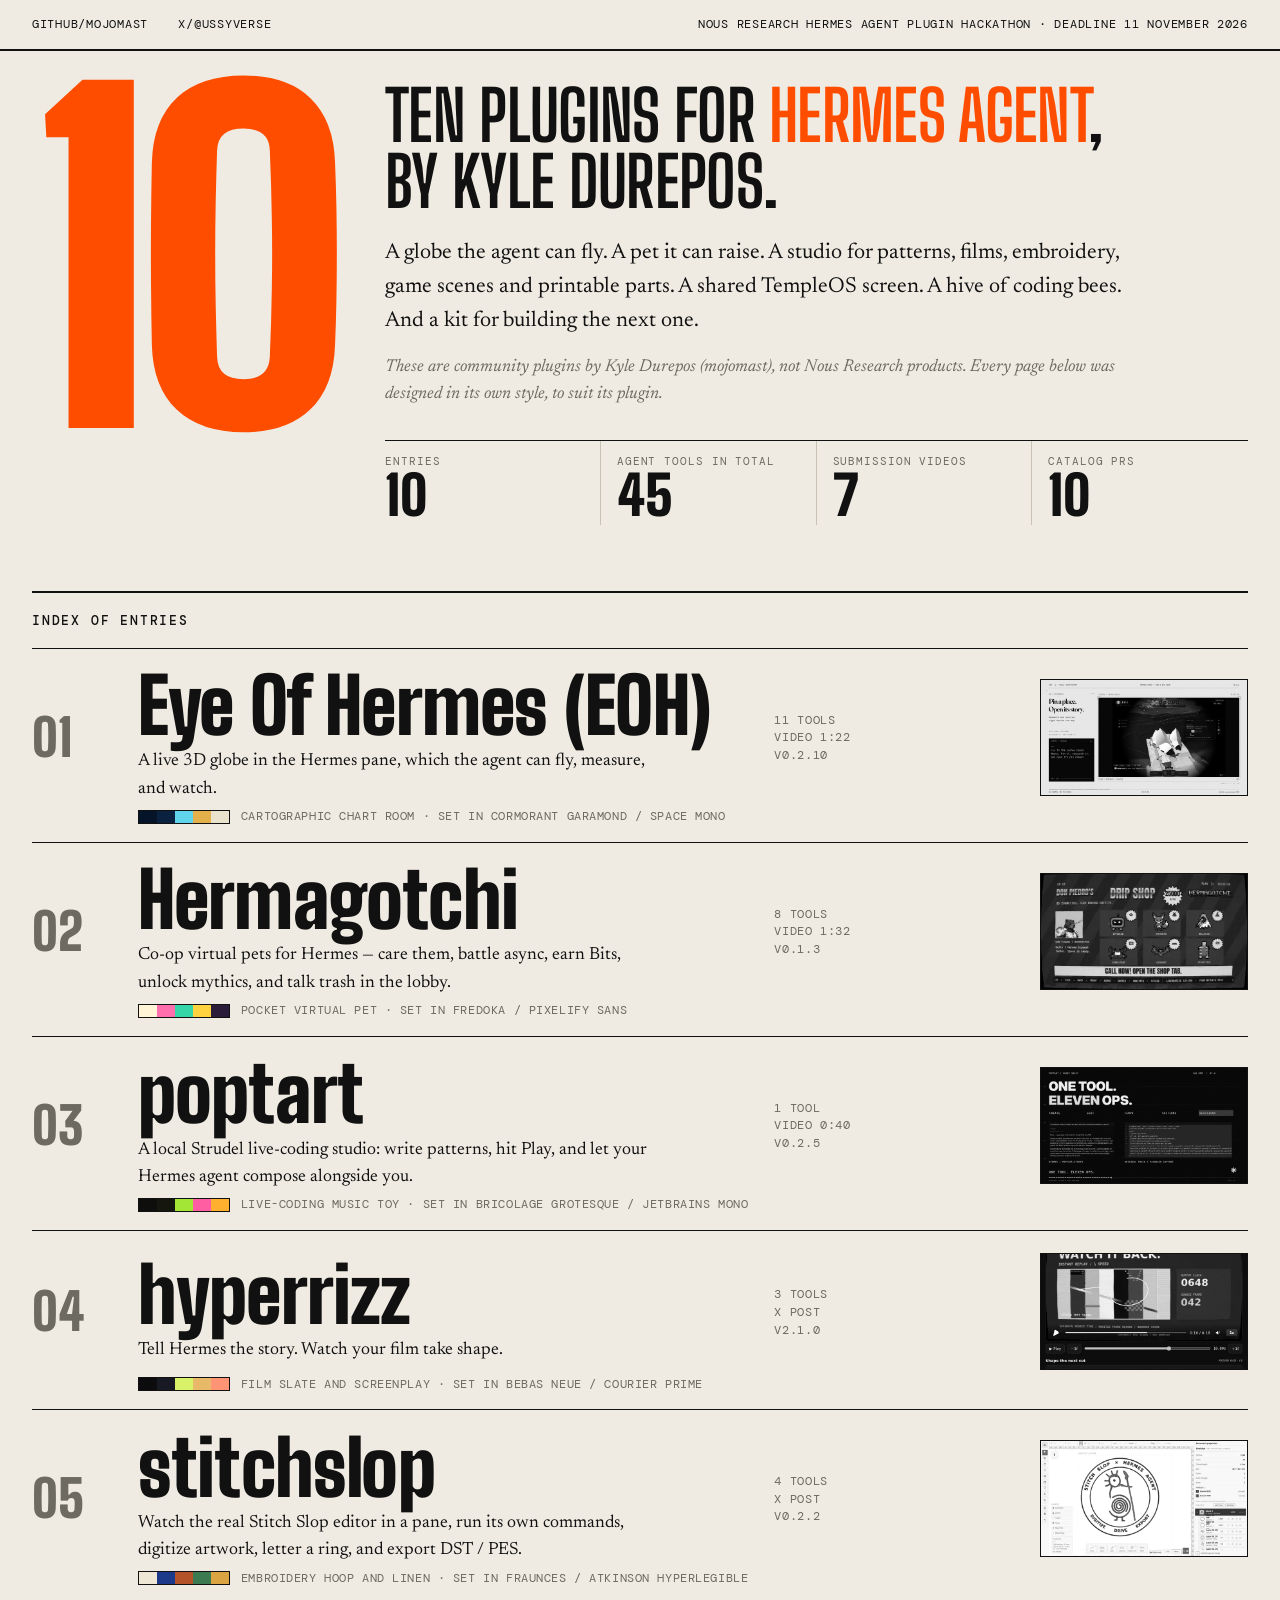
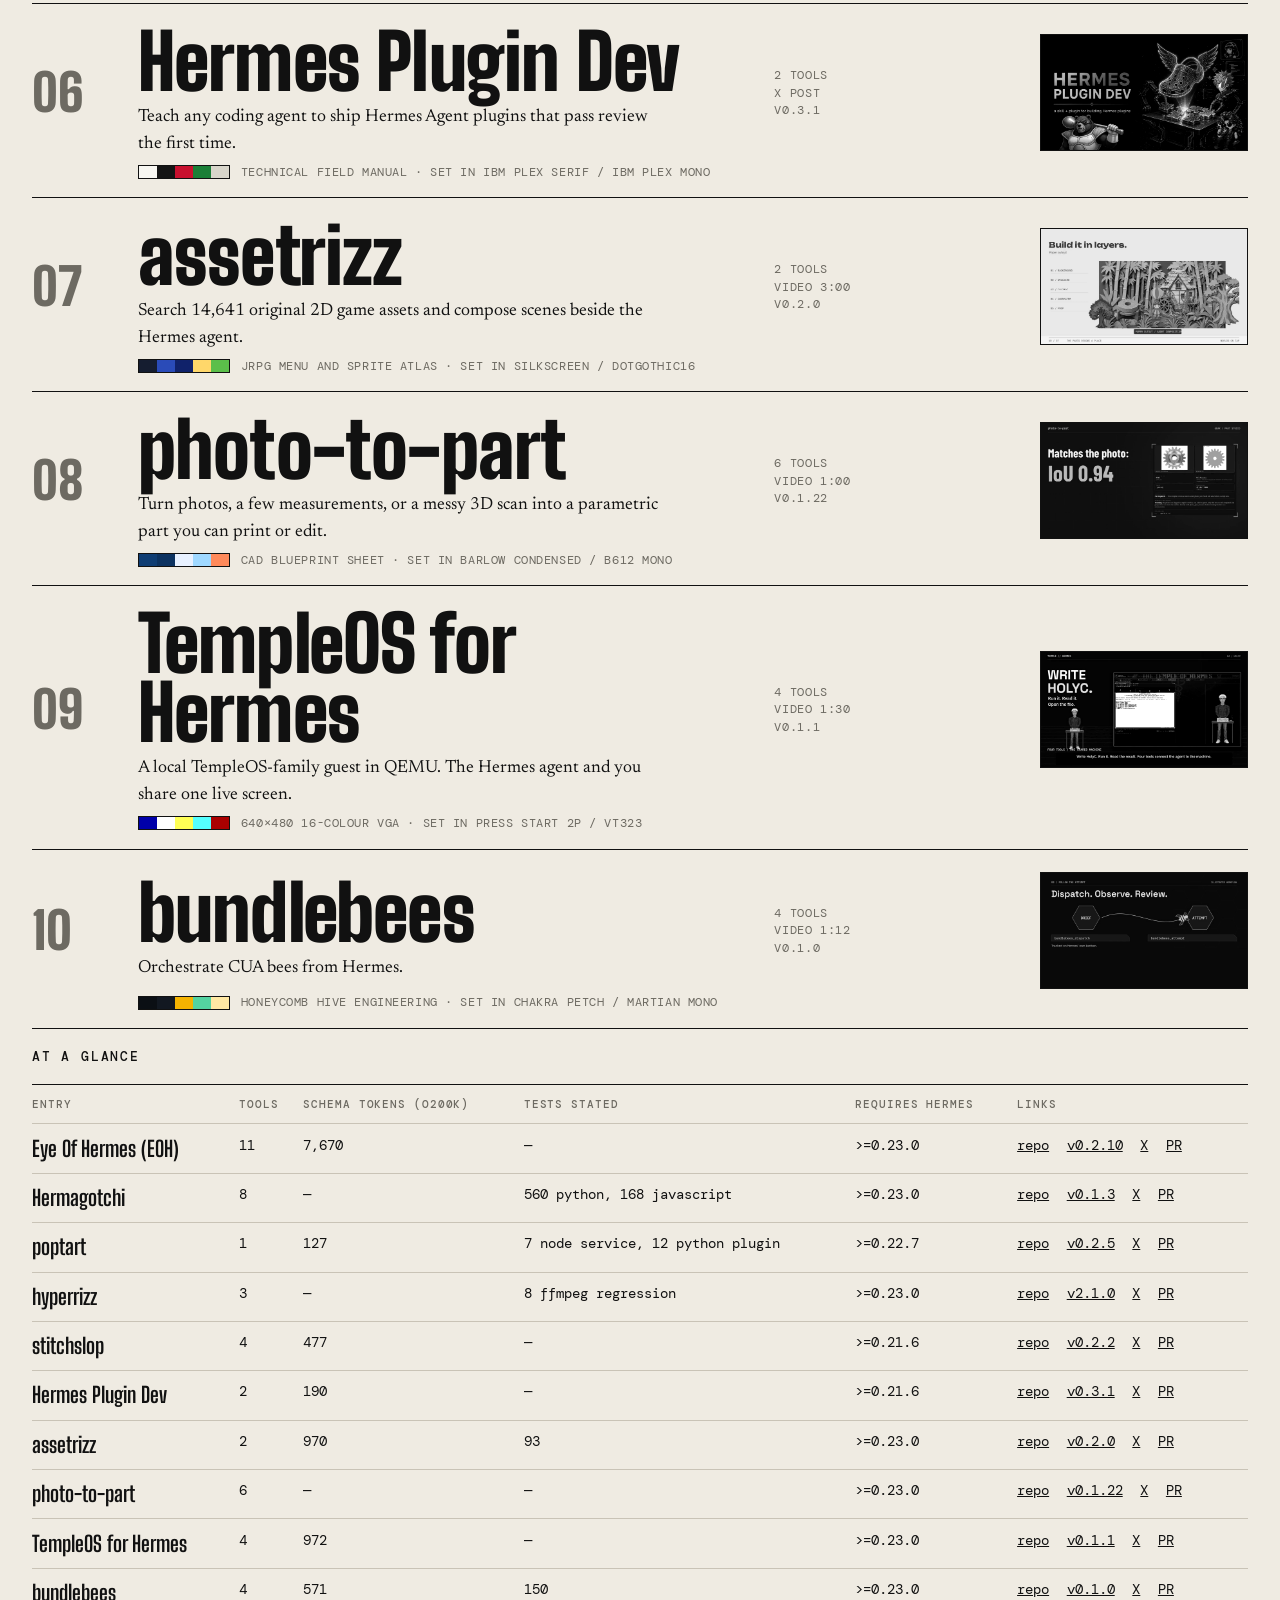
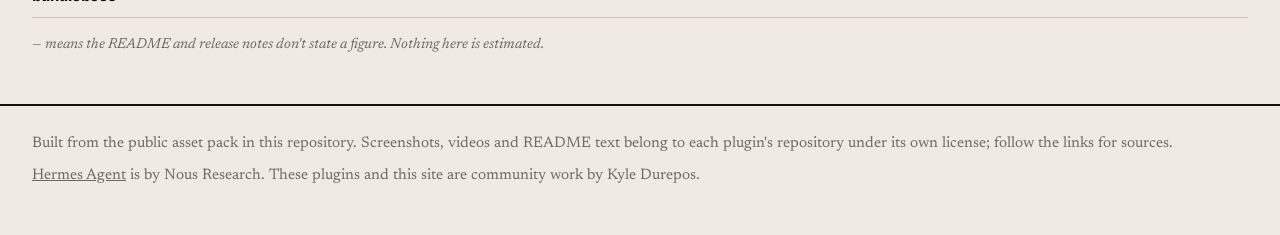
<file: index.html>
<!doctype html>
<html lang="en">
<head>
<meta charset="utf-8">
<meta name="viewport" content="width=device-width, initial-scale=1">
<title>Ten plugins for Hermes Agent: Kyle Durepos’s hackathon entries</title>
<meta name="description" content="A showcase of the ten community plugins Kyle Durepos (mojomast, @ussyverse) entered in the Nous Research Hermes Agent Plugin Hackathon.">
<meta name="theme-color" content="#efebe2">
<meta property="og:title" content="Ten plugins for Hermes Agent: Kyle Durepos’s hackathon entries">
<meta property="og:description" content="A showcase of the ten community plugins Kyle Durepos (mojomast, @ussyverse) entered in the Nous Research Hermes Agent Plugin Hackathon.">

<link rel="preconnect" href="https://fonts.googleapis.com">
<link rel="preconnect" href="https://fonts.gstatic.com" crossorigin>
<link rel="stylesheet" href="https://fonts.googleapis.com/css2?family=Big+Shoulders+Display:wght@700;900&family=Newsreader:ital,opsz,wght@0,6..72,400;0,6..72,500;1,6..72,400&family=DM+Mono:wght@400;500&display=swap">
<link rel="stylesheet" href="shared/base.css">
<link rel="stylesheet" href="index.css">
<script src="shared/site.js" defer></script>

</head>
<body class="">
<a class="skip" href="#main">Skip to content</a>

<header class="mast">
  <p class="who"><a href="https://github.com/mojomast">github/mojomast</a> <a href="https://x.com/ussyverse">x/@ussyverse</a></p>
  <p class="what">Nous Research Hermes Agent Plugin Hackathon · deadline 11 November 2026</p>
</header>
<main id="main">
  <section class="hero" aria-labelledby="t">
    <p class="big" aria-hidden="true">10</p>
    <div class="hero-txt">
      <h1 id="t">Ten plugins for <em>Hermes Agent</em>, by Kyle Durepos.</h1>
      <p class="lede">A globe the agent can fly. A pet it can raise. A studio for patterns, films, embroidery, game scenes and printable parts. A shared TempleOS screen. A hive of coding bees. And a kit for building the next one.</p>
      <p class="disclaimer">These are community plugins by Kyle Durepos (mojomast), not Nous Research products. Every page below was designed in its own style, to suit its plugin.</p>
    </div>
    <dl class="totals">
      <div><dt>Entries</dt><dd>10</dd></div>
      <div><dt>Agent tools in total</dt><dd>45</dd></div>
      <div><dt>Submission videos</dt><dd>7</dd></div>
      <div><dt>Catalog PRs</dt><dd>10</dd></div>
    </dl>
  </section>

  <section class="index" aria-labelledby="idx-h">
    <h2 id="idx-h" class="sec">Index of entries</h2>
    <ol class="rows">
      <li class="row" style="--a:#5fd4ea;--b:#06142a">
        <a href="eoh/" class="row-link">
          <span class="no">01</span>
          <span class="nm"><span class="name">Eye Of Hermes (EOH)</span><span class="tag">A live 3D globe in the Hermes pane, which the agent can fly, measure, and watch.</span></span>
          <span class="meta"><span>11 tools</span><span>video 1:22</span><span>v0.2.10</span></span>
          <span class="thumb"><img src="assets/eoh/poster.jpg" width="1280" height="720" alt="" loading="lazy" decoding="async"></span>
        </a>
        <span class="studio"><span class="sw" aria-hidden="true"><i style="background:#06142a"></i><i style="background:#0b2140"></i><i style="background:#5fd4ea"></i><i style="background:#e3b04b"></i><i style="background:#e9e2cc"></i></span> Cartographic chart room · set in Cormorant Garamond / Space Mono</span>
      </li>
      <li class="row" style="--a:#36d6a8;--b:#fff4d6">
        <a href="hermagotchi/" class="row-link">
          <span class="no">02</span>
          <span class="nm"><span class="name">Hermagotchi</span><span class="tag">Co-op virtual pets for Hermes — care them, battle async, earn Bits, unlock mythics, and talk trash in the lobby.</span></span>
          <span class="meta"><span>8 tools</span><span>video 1:32</span><span>v0.1.3</span></span>
          <span class="thumb"><img src="assets/hermagotchi/poster.jpg" width="1280" height="720" alt="" loading="lazy" decoding="async"></span>
        </a>
        <span class="studio"><span class="sw" aria-hidden="true"><i style="background:#fff4d6"></i><i style="background:#ff6fae"></i><i style="background:#36d6a8"></i><i style="background:#ffd23f"></i><i style="background:#2b1d3a"></i></span> Pocket virtual pet · set in Fredoka / Pixelify Sans</span>
      </li>
      <li class="row" style="--a:#a3e635;--b:#0e0f0c">
        <a href="poptart/" class="row-link">
          <span class="no">03</span>
          <span class="nm"><span class="name">poptart</span><span class="tag">A local Strudel live-coding studio: write patterns, hit Play, and let your Hermes agent compose alongside you.</span></span>
          <span class="meta"><span>1 tool</span><span>video 0:40</span><span>v0.2.5</span></span>
          <span class="thumb"><img src="assets/poptart/poster.jpg" width="1280" height="720" alt="" loading="lazy" decoding="async"></span>
        </a>
        <span class="studio"><span class="sw" aria-hidden="true"><i style="background:#0e0f0c"></i><i style="background:#15170f"></i><i style="background:#a3e635"></i><i style="background:#ff5fa2"></i><i style="background:#ffb02e"></i></span> Live-coding music toy · set in Bricolage Grotesque / JetBrains Mono</span>
      </li>
      <li class="row" style="--a:#d8f36a;--b:#0c0c0f">
        <a href="hyperrizz/" class="row-link">
          <span class="no">04</span>
          <span class="nm"><span class="name">hyperrizz</span><span class="tag">Tell Hermes the story. Watch your film take shape.</span></span>
          <span class="meta"><span>3 tools</span><span>X post</span><span>v2.1.0</span></span>
          <span class="thumb"><img src="thumbs/hyperrizz/hermes-review-pane.t.webp" width="640" height="818" alt="" loading="lazy" decoding="async"></span>
        </a>
        <span class="studio"><span class="sw" aria-hidden="true"><i style="background:#0c0c0f"></i><i style="background:#171923"></i><i style="background:#d8f36a"></i><i style="background:#e8b968"></i><i style="background:#ff9474"></i></span> Film slate and screenplay · set in Bebas Neue / Courier Prime</span>
      </li>
      <li class="row" style="--a:#b4532a;--b:#efe7d6">
        <a href="stitchslop/" class="row-link">
          <span class="no">05</span>
          <span class="nm"><span class="name">stitchslop</span><span class="tag">Watch the real Stitch Slop editor in a pane, run its own commands, digitize artwork, letter a ring, and export DST / PES.</span></span>
          <span class="meta"><span>4 tools</span><span>X post</span><span>v0.2.2</span></span>
          <span class="thumb"><img src="thumbs/stitchslop/pane.t.webp" width="640" height="400" alt="" loading="lazy" decoding="async"></span>
        </a>
        <span class="studio"><span class="sw" aria-hidden="true"><i style="background:#efe7d6"></i><i style="background:#1d3a8a"></i><i style="background:#b4532a"></i><i style="background:#3c7a52"></i><i style="background:#d9a441"></i></span> Embroidery hoop and linen · set in Fraunces / Atkinson Hyperlegible</span>
      </li>
      <li class="row" style="--a:#c8102e;--b:#f7f6f1">
        <a href="hermes-plugin-dev/" class="row-link">
          <span class="no">06</span>
          <span class="nm"><span class="name">Hermes Plugin Dev</span><span class="tag">Teach any coding agent to ship Hermes Agent plugins that pass review the first time.</span></span>
          <span class="meta"><span>2 tools</span><span>X post</span><span>v0.3.1</span></span>
          <span class="thumb"><img src="thumbs/hermes-plugin-dev/banner-v3.t.webp" width="640" height="360" alt="" loading="lazy" decoding="async"></span>
        </a>
        <span class="studio"><span class="sw" aria-hidden="true"><i style="background:#f7f6f1"></i><i style="background:#141414"></i><i style="background:#c8102e"></i><i style="background:#1a7f37"></i><i style="background:#d8d5ca"></i></span> Technical field manual · set in IBM Plex Serif / IBM Plex Mono</span>
      </li>
      <li class="row" style="--a:#10226a;--b:#151d30">
        <a href="assetrizz/" class="row-link">
          <span class="no">07</span>
          <span class="nm"><span class="name">assetrizz</span><span class="tag">Search 14,641 original 2D game assets and compose scenes beside the Hermes agent.</span></span>
          <span class="meta"><span>2 tools</span><span>video 3:00</span><span>v0.2.0</span></span>
          <span class="thumb"><img src="assets/assetrizz/poster.jpg" width="1280" height="720" alt="" loading="lazy" decoding="async"></span>
        </a>
        <span class="studio"><span class="sw" aria-hidden="true"><i style="background:#151d30"></i><i style="background:#2a4bb8"></i><i style="background:#10226a"></i><i style="background:#ffd76a"></i><i style="background:#5bbf4a"></i></span> JRPG menu and sprite atlas · set in Silkscreen / DotGothic16</span>
      </li>
      <li class="row" style="--a:#e8f1ff;--b:#0f3d73">
        <a href="photo-to-part/" class="row-link">
          <span class="no">08</span>
          <span class="nm"><span class="name">photo-to-part</span><span class="tag">Turn photos, a few measurements, or a messy 3D scan into a parametric part you can print or edit.</span></span>
          <span class="meta"><span>6 tools</span><span>video 1:00</span><span>v0.1.22</span></span>
          <span class="thumb"><img src="assets/photo-to-part/poster.jpg" width="1280" height="720" alt="" loading="lazy" decoding="async"></span>
        </a>
        <span class="studio"><span class="sw" aria-hidden="true"><i style="background:#0f3d73"></i><i style="background:#0c3260"></i><i style="background:#e8f1ff"></i><i style="background:#9fd8ff"></i><i style="background:#ff8a5b"></i></span> CAD blueprint sheet · set in Barlow Condensed / B612 Mono</span>
      </li>
      <li class="row" style="--a:#ffff55;--b:#0000aa">
        <a href="templeos/" class="row-link">
          <span class="no">09</span>
          <span class="nm"><span class="name">TempleOS for Hermes</span><span class="tag">A local TempleOS-family guest in QEMU. The Hermes agent and you share one live screen.</span></span>
          <span class="meta"><span>4 tools</span><span>video 1:30</span><span>v0.1.1</span></span>
          <span class="thumb"><img src="assets/templeos/poster.jpg" width="1280" height="720" alt="" loading="lazy" decoding="async"></span>
        </a>
        <span class="studio"><span class="sw" aria-hidden="true"><i style="background:#0000aa"></i><i style="background:#ffffff"></i><i style="background:#ffff55"></i><i style="background:#55ffff"></i><i style="background:#aa0000"></i></span> 640×480 16-colour VGA · set in Press Start 2P / VT323</span>
      </li>
      <li class="row" style="--a:#f5b301;--b:#0b0f14">
        <a href="bundlebees/" class="row-link">
          <span class="no">10</span>
          <span class="nm"><span class="name">bundlebees</span><span class="tag">Orchestrate CUA bees from Hermes.</span></span>
          <span class="meta"><span>4 tools</span><span>video 1:12</span><span>v0.1.0</span></span>
          <span class="thumb"><img src="assets/bundlebees/poster.jpg" width="1280" height="720" alt="" loading="lazy" decoding="async"></span>
        </a>
        <span class="studio"><span class="sw" aria-hidden="true"><i style="background:#0b0f14"></i><i style="background:#121821"></i><i style="background:#f5b301"></i><i style="background:#54d3a1"></i><i style="background:#ffe8a3"></i></span> Honeycomb hive engineering · set in Chakra Petch / Martian Mono</span>
      </li>
    </ol>
  </section>

  <section class="grid-sec" aria-labelledby="g-h">
    <h2 id="g-h" class="sec">At a glance</h2>
    <div class="tw">
    <table>
      <thead><tr><th scope="col">Entry</th><th scope="col">Tools</th><th scope="col">Schema tokens (o200k)</th><th scope="col">Tests stated</th><th scope="col">Requires Hermes</th><th scope="col">Links</th></tr></thead>
      <tbody>
        <tr><th scope="row"><a href="eoh/">Eye Of Hermes (EOH)</a></th><td>11</td><td>7,670</td><td>—</td><td>&gt;=0.23.0</td><td class="lk"><a href="https://github.com/mojomast/EOH">repo</a> <a href="https://github.com/mojomast/EOH/releases/tag/v0.2.10">v0.2.10</a> <a href="https://x.com/ussyverse/status/2118845028910915846">X</a> <a href="https://github.com/NousResearch/hermes-agent/pull/149691">PR</a></td></tr>
        <tr><th scope="row"><a href="hermagotchi/">Hermagotchi</a></th><td>8</td><td>—</td><td>560 python, 168 javascript</td><td>&gt;=0.23.0</td><td class="lk"><a href="https://github.com/mojomast/hermagotchi">repo</a> <a href="https://github.com/mojomast/hermagotchi/releases/tag/v0.1.3">v0.1.3</a> <a href="https://x.com/ussyverse/status/2118850720669859883">X</a> <a href="https://github.com/NousResearch/hermes-agent/pull/150358">PR</a></td></tr>
        <tr><th scope="row"><a href="poptart/">poptart</a></th><td>1</td><td>127</td><td>7 node service, 12 python plugin</td><td>&gt;=0.22.7</td><td class="lk"><a href="https://github.com/mojomast/poptart">repo</a> <a href="https://github.com/mojomast/poptart/releases/tag/v0.2.5">v0.2.5</a> <a href="https://x.com/ussyverse/status/2118847400152572123">X</a> <a href="https://github.com/NousResearch/hermes-agent/pull/150357">PR</a></td></tr>
        <tr><th scope="row"><a href="hyperrizz/">hyperrizz</a></th><td>3</td><td>—</td><td>8 ffmpeg regression</td><td>&gt;=0.23.0</td><td class="lk"><a href="https://github.com/mojomast/hyperrizz">repo</a> <a href="https://github.com/mojomast/hyperrizz/releases/tag/v2.1.0">v2.1.0</a> <a href="https://x.com/ussyverse/status/2119790524097765383">X</a> <a href="https://github.com/NousResearch/hermes-agent/pull/151945">PR</a></td></tr>
        <tr><th scope="row"><a href="stitchslop/">stitchslop</a></th><td>4</td><td>477</td><td>—</td><td>&gt;=0.21.6</td><td class="lk"><a href="https://github.com/mojomast/hermes-stitchslop">repo</a> <a href="https://github.com/mojomast/hermes-stitchslop/releases/tag/v0.2.2">v0.2.2</a> <a href="https://x.com/ussyverse/status/2119790420704239898">X</a> <a href="https://github.com/NousResearch/hermes-agent/pull/151946">PR</a></td></tr>
        <tr><th scope="row"><a href="hermes-plugin-dev/">Hermes Plugin Dev</a></th><td>2</td><td>190</td><td>—</td><td>&gt;=0.21.6</td><td class="lk"><a href="https://github.com/mojomast/hermes-plugin-dev">repo</a> <a href="https://github.com/mojomast/hermes-plugin-dev/releases/tag/v0.3.1">v0.3.1</a> <a href="https://x.com/ussyverse/status/2120181358073184269">X</a> <a href="https://github.com/NousResearch/hermes-agent/pull/152699">PR</a></td></tr>
        <tr><th scope="row"><a href="assetrizz/">assetrizz</a></th><td>2</td><td>970</td><td>93</td><td>&gt;=0.23.0</td><td class="lk"><a href="https://github.com/mojomast/assetrizz-hermes">repo</a> <a href="https://github.com/mojomast/assetrizz-hermes/releases/tag/v0.2.0">v0.2.0</a> <a href="https://x.com/ussyverse/status/2120191163764449283">X</a> <a href="https://github.com/NousResearch/hermes-agent/pull/152771">PR</a></td></tr>
        <tr><th scope="row"><a href="photo-to-part/">photo-to-part</a></th><td>6</td><td>—</td><td>—</td><td>&gt;=0.23.0</td><td class="lk"><a href="https://github.com/mojomast/hermes-photo-to-part">repo</a> <a href="https://github.com/mojomast/hermes-photo-to-part/releases/tag/v0.1.22">v0.1.22</a> <a href="https://x.com/ussyverse/status/2120597848089882860">X</a> <a href="https://github.com/NousResearch/hermes-agent/pull/153757">PR</a></td></tr>
        <tr><th scope="row"><a href="templeos/">TempleOS for Hermes</a></th><td>4</td><td>972</td><td>—</td><td>&gt;=0.23.0</td><td class="lk"><a href="https://github.com/mojomast/hermes-templeos">repo</a> <a href="https://github.com/mojomast/hermes-templeos/releases/tag/v0.1.1">v0.1.1</a> <a href="https://x.com/ussyverse/status/2120605050871455858">X</a> <a href="https://github.com/NousResearch/hermes-agent/pull/153852">PR</a></td></tr>
        <tr><th scope="row"><a href="bundlebees/">bundlebees</a></th><td>4</td><td>571</td><td>150</td><td>&gt;=0.23.0</td><td class="lk"><a href="https://github.com/mojomast/bundlebees">repo</a> <a href="https://github.com/mojomast/bundlebees/releases/tag/v0.1.0">v0.1.0</a> <a href="https://x.com/ussyverse/status/2120622521418686752">X</a> <a href="https://github.com/NousResearch/hermes-agent/pull/153888">PR</a></td></tr>
      </tbody>
    </table>
    </div>
    <p class="fn">— means the README and release notes don't state a figure. Nothing here is estimated.</p>
  </section>
</main>
<footer class="foot">
  <p>Built from the public asset pack in this repository. Screenshots, videos and README text belong to each plugin's repository under its own license; follow the links for sources.</p>
  <p><a href="https://github.com/NousResearch/hermes-agent">Hermes Agent</a> is by Nous Research. These plugins and this site are community work by Kyle Durepos.</p>
</footer>

<dialog class="lightbox" aria-label="Image viewer">
  <figure><img alt=""><figcaption></figcaption></figure>
  <div class="lb-bar">
    <button type="button" class="lb-prev" aria-label="Previous image">←</button>
    <span class="lb-count" aria-live="polite"></span>
    <button type="button" class="lb-next" aria-label="Next image">→</button>
    <a class="lb-orig" href="#">Original</a>
    <button type="button" class="lb-close" aria-label="Close image viewer">✕</button>
  </div>
</dialog>
</body>
</html>
</file>
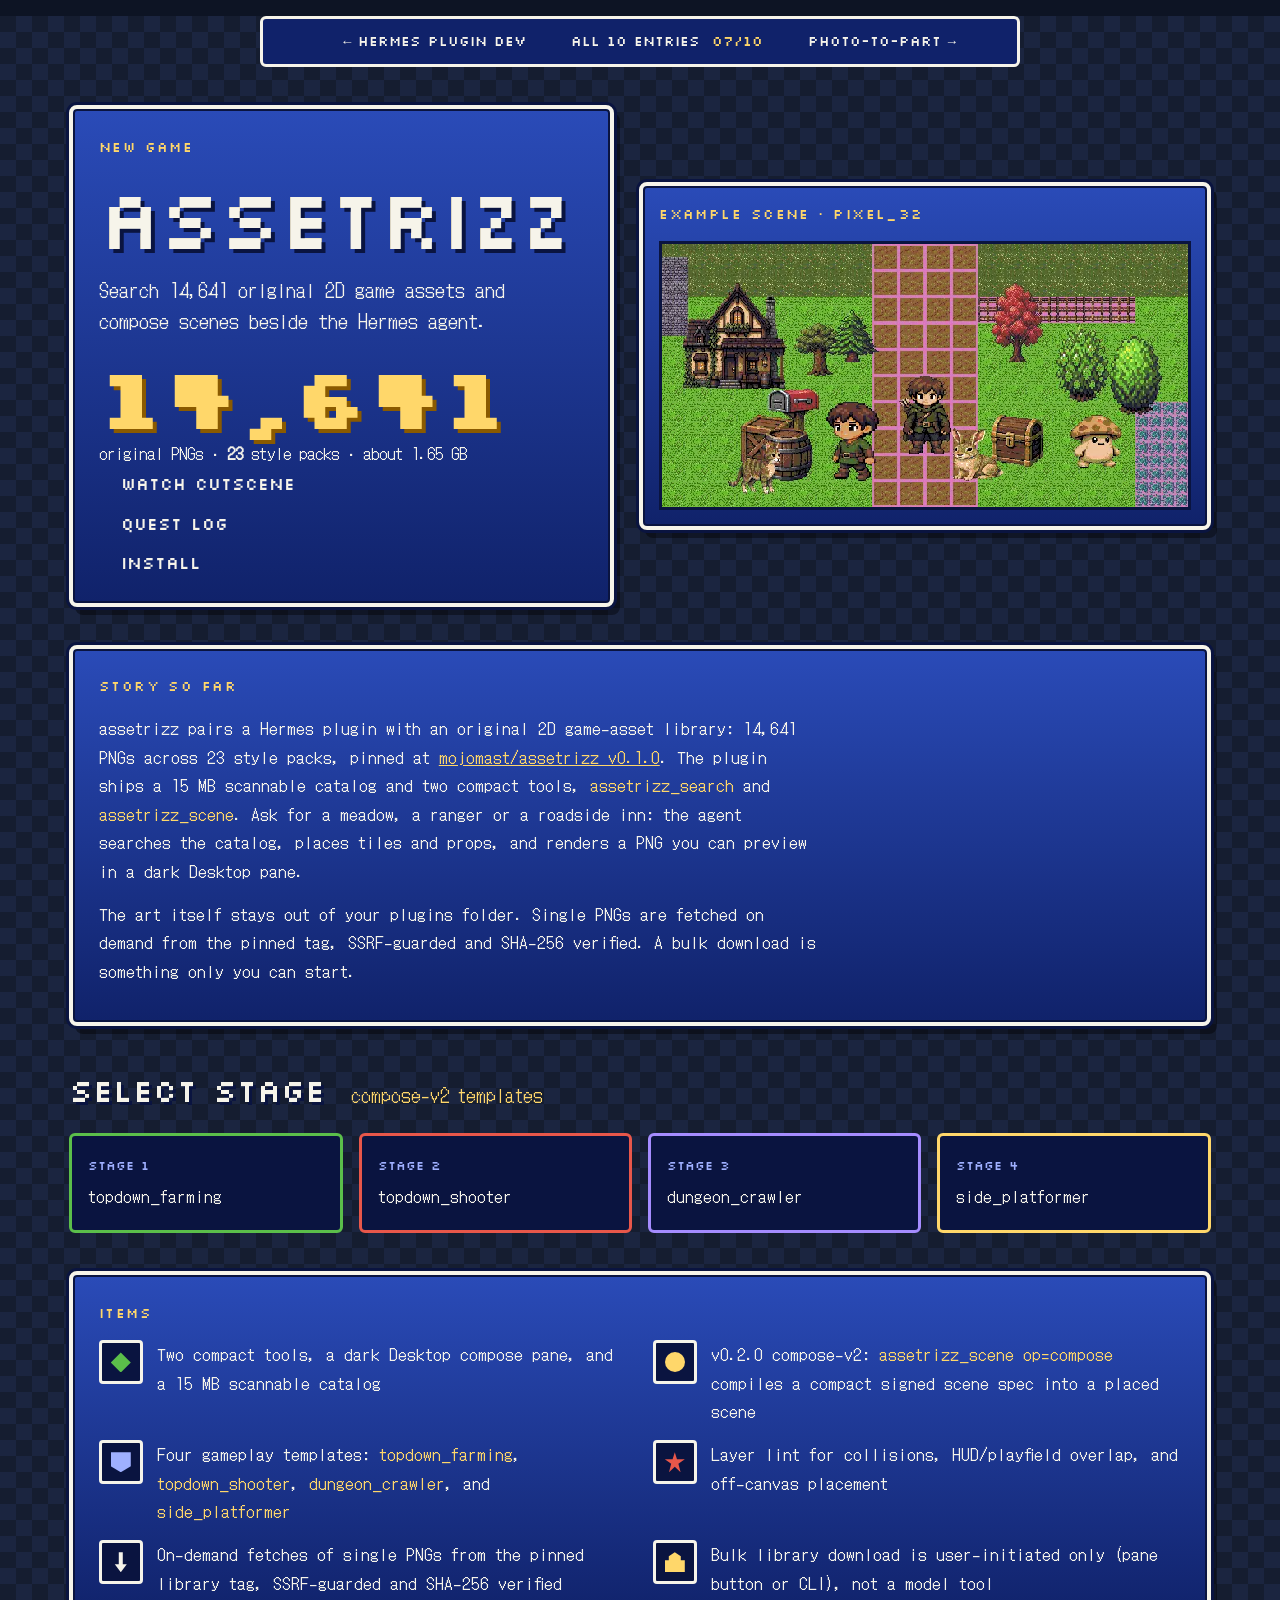
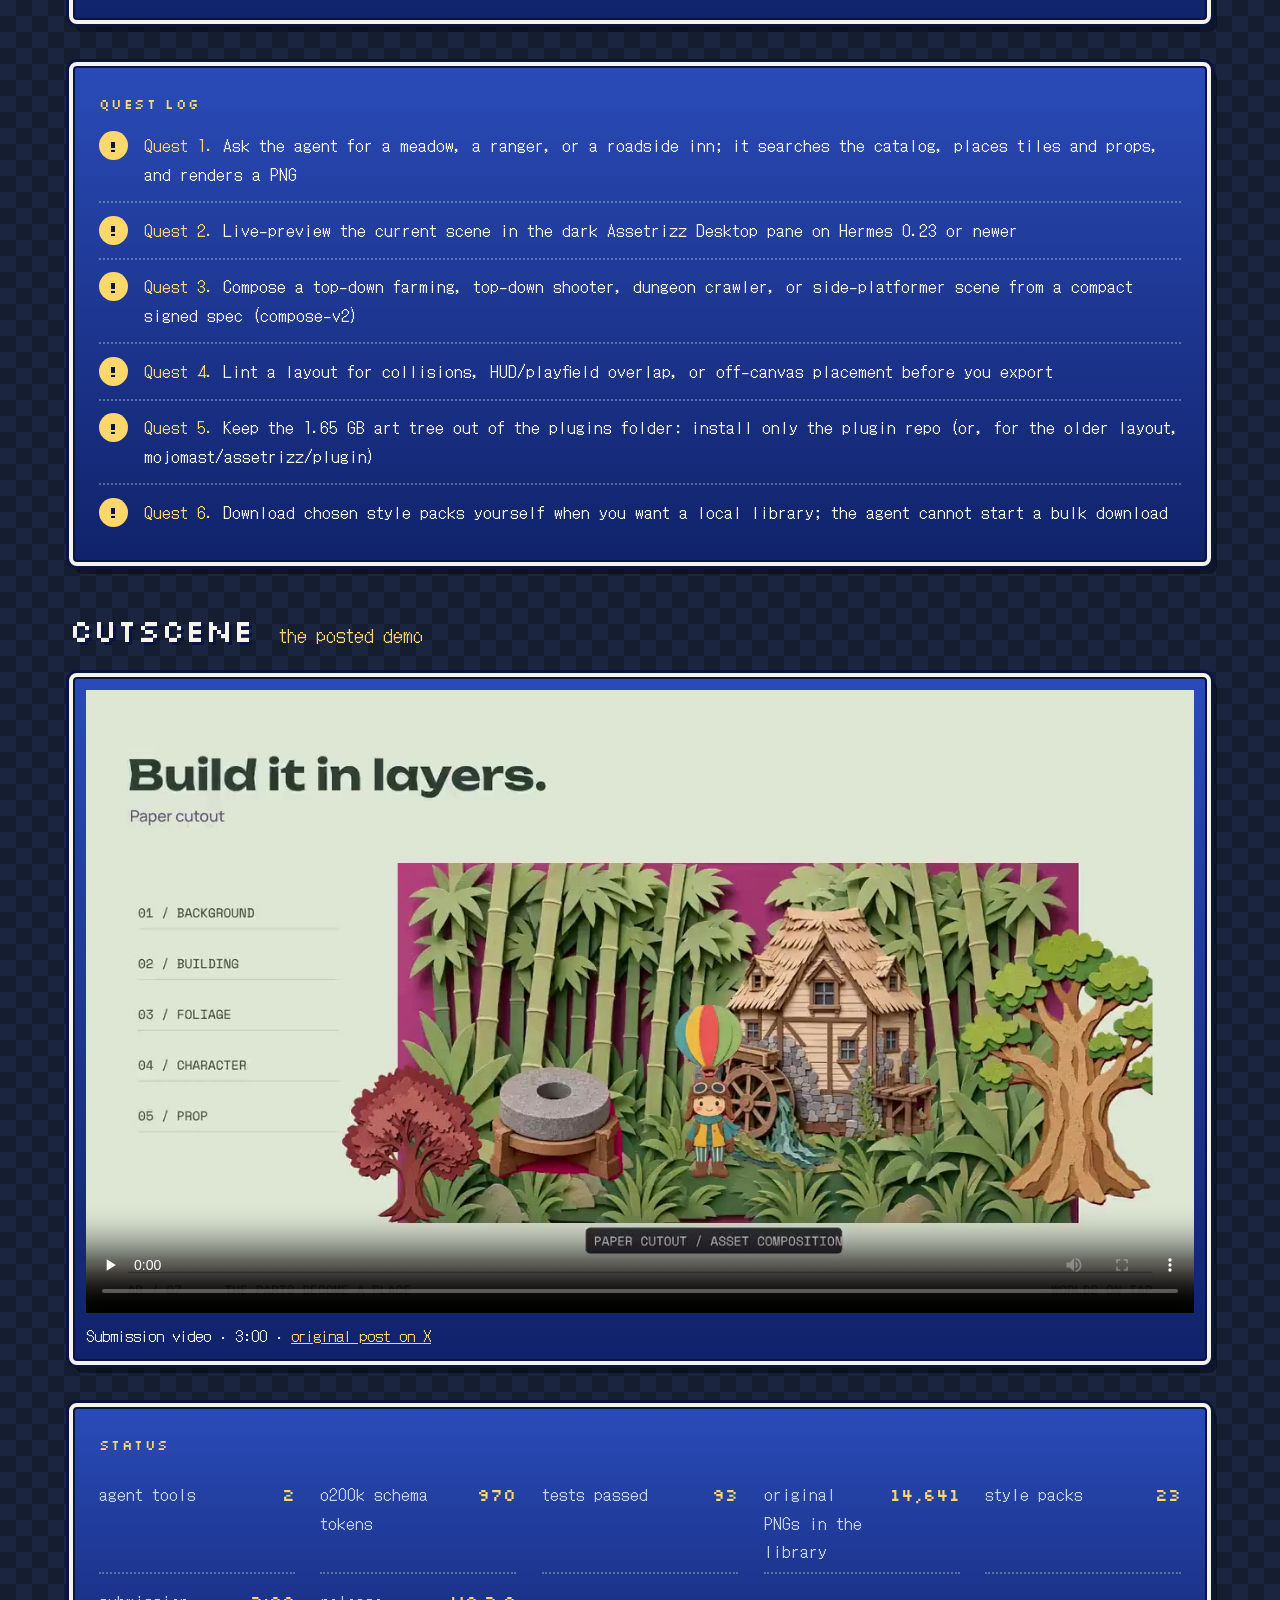
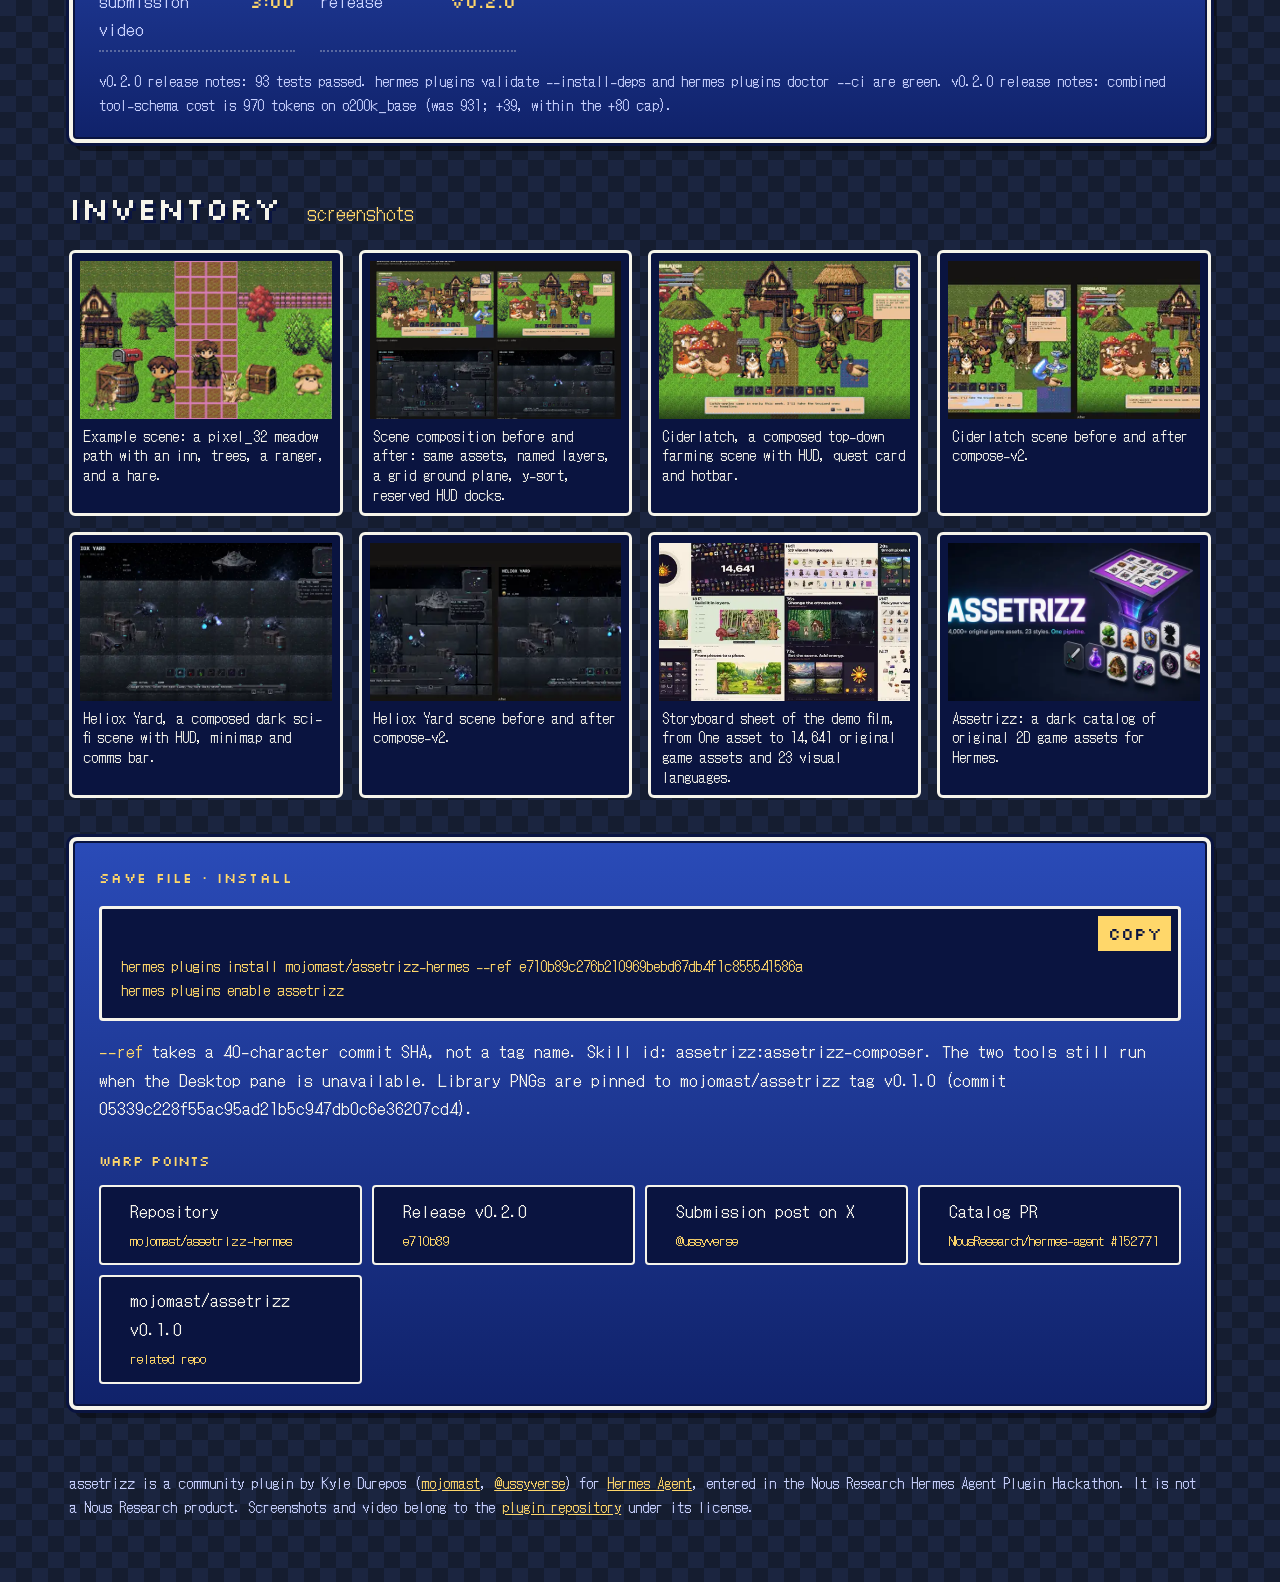
<file: assetrizz/index.html>
<!doctype html>
<html lang="en">
<head>
<meta charset="utf-8">
<meta name="viewport" content="width=device-width, initial-scale=1">
<title>assetrizz — 14,641 original 2D game assets beside Hermes Agent</title>
<meta name="description" content="Search 14,641 original 2D game assets and compose scenes beside the Hermes agent.">
<meta name="theme-color" content="#10204f">
<meta property="og:title" content="assetrizz — 14,641 original 2D game assets beside Hermes Agent">
<meta property="og:description" content="Search 14,641 original 2D game assets and compose scenes beside the Hermes agent.">
<meta property="og:image" content="../assets/assetrizz/poster.jpg">
<link rel="preconnect" href="https://fonts.googleapis.com">
<link rel="preconnect" href="https://fonts.gstatic.com" crossorigin>
<link rel="stylesheet" href="https://fonts.googleapis.com/css2?family=Silkscreen:wght@400;700&family=DotGothic16&display=swap">
<link rel="stylesheet" href="../shared/base.css">
<link rel="stylesheet" href="style.css">
<script src="../shared/site.js" defer></script>

</head>
<body class="">
<a class="skip" href="#main">Skip to content</a>

<nav class="entry-nav" aria-label="Entries">
  <a class="n-prev" href="../hermes-plugin-dev/" rel="prev" aria-label="Previous entry: Hermes Plugin Dev"><span aria-hidden="true">←</span> <span class="n-txt">Hermes Plugin Dev</span><span class="n-alt">Prev</span></a>
  <a class="n-home" href="../">All 10 entries <span class="n-count">07/10</span></a>
  <a class="n-next" href="../photo-to-part/" rel="next" aria-label="Next entry: photo-to-part"><span class="n-txt">photo-to-part</span><span class="n-alt">Next</span> <span aria-hidden="true">→</span></a>
</nav>
<main id="main">
  <section class="hero" aria-labelledby="t">
    <div class="win title-win">
      <p class="win-t">NEW GAME</p>
      <h1 id="t">assetrizz</h1>
      <p class="lede">Search 14,641 original 2D game assets and compose scenes beside the Hermes agent.</p>
      <p class="counter"><span class="big" data-count="14641">14,641</span> original PNGs · <b>23</b> style packs · about 1.65 GB</p>
      <ul class="menu" aria-label="Jump to">
        <li><a href="#cutscene">Watch cutscene</a></li>
        <li><a href="#quests">Quest log</a></li>
        <li><a href="#save">Install</a></li>
      </ul>
    </div>
    <figure class="win scene-win">
      <p class="win-t">EXAMPLE SCENE · pixel_32</p>
      <img src="../thumbs/assetrizz/example-scene.l.webp" srcset="../thumbs/assetrizz/example-scene.t.webp 640w, ../thumbs/assetrizz/example-scene.l.webp 640w" sizes="100vw" width="640" height="320" alt="Example scene: a pixel_32 meadow path with an inn, trees, a ranger, and a hare." class="pix" fetchpriority="high" decoding="async">
    </figure>
  </section>

  <section class="win what" data-reveal aria-labelledby="what-h">
    <h2 id="what-h" class="win-t">STORY SO FAR</h2>
    <p>assetrizz pairs a Hermes plugin with an original 2D game-asset library: 14,641 PNGs across 23 style packs, pinned at <a href="https://github.com/mojomast/assetrizz/releases/tag/v0.1.0">mojomast/assetrizz v0.1.0</a>. The plugin ships a 15 MB scannable catalog and two compact tools, <code>assetrizz_search</code> and <code>assetrizz_scene</code>. Ask for a meadow, a ranger or a roadside inn: the agent searches the catalog, places tiles and props, and renders a PNG you can preview in a dark Desktop pane.</p>
    <p>The art itself stays out of your plugins folder. Single PNGs are fetched on demand from the pinned tag, SSRF-guarded and SHA-256 verified. A bulk download is something only you can start.</p>
  </section>

  <section class="stages" data-reveal aria-labelledby="stage-h">
    <h2 id="stage-h" class="sec-h">SELECT STAGE <span>compose-v2 templates</span></h2>
    <ul class="stage-list">
      <li><span class="lv">STAGE 1</span><code>topdown_farming</code></li>
      <li><span class="lv">STAGE 2</span><code>topdown_shooter</code></li>
      <li><span class="lv">STAGE 3</span><code>dungeon_crawler</code></li>
      <li><span class="lv">STAGE 4</span><code>side_platformer</code></li>
    </ul>
  </section>

  <section class="win items" data-reveal aria-labelledby="feat-h">
    <h2 id="feat-h" class="win-t">ITEMS</h2>
    <ul class="item-list">
      <li><span class="slot s0" aria-hidden="true"></span><p>Two compact tools, a dark Desktop compose pane, and a 15 MB scannable catalog</p></li>
      <li><span class="slot s1" aria-hidden="true"></span><p>v0.2.0 compose-v2: <code>assetrizz_scene</code> <code>op=compose</code> compiles a compact signed scene spec into a placed scene</p></li>
      <li><span class="slot s2" aria-hidden="true"></span><p>Four gameplay templates: <code>topdown_farming</code>, <code>topdown_shooter</code>, <code>dungeon_crawler</code>, and <code>side_platformer</code></p></li>
      <li><span class="slot s3" aria-hidden="true"></span><p>Layer lint for collisions, HUD/playfield overlap, and off-canvas placement</p></li>
      <li><span class="slot s4" aria-hidden="true"></span><p>On-demand fetches of single PNGs from the pinned library tag, SSRF-guarded and SHA-256 verified</p></li>
      <li><span class="slot s5" aria-hidden="true"></span><p>Bulk library download is user-initiated only (pane button or CLI), not a model tool</p></li>
    </ul>
  </section>

  <section class="win quests" id="quests" data-reveal aria-labelledby="q-h">
    <h2 id="q-h" class="win-t">QUEST LOG</h2>
    <ol class="quest-list">
      <li><span class="qm" aria-hidden="true">!</span><p><b>Quest 1.</b> Ask the agent for a meadow, a ranger, or a roadside inn; it searches the catalog, places tiles and props, and renders a PNG</p></li>
      <li><span class="qm" aria-hidden="true">!</span><p><b>Quest 2.</b> Live-preview the current scene in the dark Assetrizz Desktop pane on Hermes 0.23 or newer</p></li>
      <li><span class="qm" aria-hidden="true">!</span><p><b>Quest 3.</b> Compose a top-down farming, top-down shooter, dungeon crawler, or side-platformer scene from a compact signed spec (compose-v2)</p></li>
      <li><span class="qm" aria-hidden="true">!</span><p><b>Quest 4.</b> Lint a layout for collisions, HUD/playfield overlap, or off-canvas placement before you export</p></li>
      <li><span class="qm" aria-hidden="true">!</span><p><b>Quest 5.</b> Keep the 1.65 GB art tree out of the plugins folder: install only the plugin repo (or, for the older layout, mojomast/assetrizz/plugin)</p></li>
      <li><span class="qm" aria-hidden="true">!</span><p><b>Quest 6.</b> Download chosen style packs yourself when you want a local library; the agent cannot start a bulk download</p></li>
    </ol>
  </section>

  <section class="cut" id="cutscene" data-reveal aria-labelledby="cut-h">
    <h2 id="cut-h" class="sec-h">CUTSCENE <span>the posted demo</span></h2>
    <div class="win vid-win"><figure class="vid">
  <video controls preload="none" playsinline width="1280" height="720" poster="../assets/assetrizz/poster.jpg" aria-label="assetrizz submission video, 3:00">
    <source src="../assets/assetrizz/video.mp4" type="video/mp4">
    <a href="../assets/assetrizz/video.mp4">Download the assetrizz submission video (MP4)</a>
  </video>
  <figcaption>Submission video · 3:00 · <a href="https://x.com/ussyverse/status/2120191163764449283">original post on X</a></figcaption>
</figure></div>
  </section>

  <section class="win status" data-reveal aria-labelledby="st-h">
    <h2 id="st-h" class="win-t">STATUS</h2>
    <dl class="stat-grid">
      <div><dt>agent tools</dt><dd>2</dd></div>
      <div><dt>o200k schema tokens</dt><dd>970</dd></div>
      <div><dt>tests passed</dt><dd>93</dd></div>
      <div><dt>original PNGs in the library</dt><dd>14,641</dd></div>
      <div><dt>style packs</dt><dd>23</dd></div>
      <div><dt>submission video</dt><dd>3:00</dd></div>
      <div><dt>release</dt><dd>v0.2.0</dd></div>
    </dl>
    <p class="small">v0.2.0 release notes: 93 tests passed. hermes plugins validate --install-deps and hermes plugins doctor --ci are green. v0.2.0 release notes: combined tool-schema cost is 970 tokens on o200k_base (was 931; +39, within the +80 cap).</p>
  </section>

  <section class="inv" data-reveal aria-labelledby="inv-h">
    <h2 id="inv-h" class="sec-h">INVENTORY <span>screenshots</span></h2>
    <ul class="inv-grid" data-gallery aria-label="assetrizz screenshots">
  <li class="g-item g-1"><figure>
    <button type="button" class="g-open" data-full="../thumbs/assetrizz/example-scene.l.webp" data-orig="../assets/assetrizz/img/example-scene.png" data-caption="Example scene: a pixel_32 meadow path with an inn, trees, a ranger, and a hare." aria-label="Enlarge: Example scene: a pixel_32 meadow path with an inn, trees, a ranger, and a hare."><img src="../thumbs/assetrizz/example-scene.t.webp" width="640" height="320" alt="Example scene: a pixel_32 meadow path with an inn, trees, a ranger, and a hare." loading="lazy" decoding="async"></button>
    <figcaption>Example scene: a pixel_32 meadow path with an inn, trees, a ranger, and a hare.</figcaption>
  </figure></li>
  <li class="g-item g-2"><figure>
    <button type="button" class="g-open" data-full="../thumbs/assetrizz/compose-v2-comparison-sheet.l.webp" data-orig="../assets/assetrizz/img/compose-v2-comparison-sheet.jpg" data-caption="Scene composition before and after: same assets, named layers, a grid ground plane, y-sort, reserved HUD docks." aria-label="Enlarge: Scene composition before and after: same assets, named layers, a grid ground plane, y-sort, reserved HUD docks."><img src="../thumbs/assetrizz/compose-v2-comparison-sheet.t.webp" width="640" height="442" alt="Scene composition before and after: same assets, named layers, a grid ground plane, y-sort, reserved HUD docks." loading="lazy" decoding="async"></button>
    <figcaption>Scene composition before and after: same assets, named layers, a grid ground plane, y-sort, reserved HUD docks.</figcaption>
  </figure></li>
  <li class="g-item g-3"><figure>
    <button type="button" class="g-open" data-full="../thumbs/assetrizz/compose-ciderlatch.l.webp" data-orig="../assets/assetrizz/img/compose-ciderlatch.png" data-caption="Ciderlatch, a composed top-down farming scene with HUD, quest card and hotbar." aria-label="Enlarge: Ciderlatch, a composed top-down farming scene with HUD, quest card and hotbar."><img src="../thumbs/assetrizz/compose-ciderlatch.t.webp" width="640" height="360" alt="Ciderlatch, a composed top-down farming scene with HUD, quest card and hotbar." loading="lazy" decoding="async"></button>
    <figcaption>Ciderlatch, a composed top-down farming scene with HUD, quest card and hotbar.</figcaption>
  </figure></li>
  <li class="g-item g-4"><figure>
    <button type="button" class="g-open" data-full="../thumbs/assetrizz/compose-ciderlatch-before-after.l.webp" data-orig="../assets/assetrizz/img/compose-ciderlatch-before-after.jpg" data-caption="Ciderlatch scene before and after compose-v2." aria-label="Enlarge: Ciderlatch scene before and after compose-v2."><img src="../thumbs/assetrizz/compose-ciderlatch-before-after.t.webp" width="640" height="212" alt="Ciderlatch scene before and after compose-v2." loading="lazy" decoding="async"></button>
    <figcaption>Ciderlatch scene before and after compose-v2.</figcaption>
  </figure></li>
  <li class="g-item g-5"><figure>
    <button type="button" class="g-open" data-full="../thumbs/assetrizz/compose-heliox-yard.l.webp" data-orig="../assets/assetrizz/img/compose-heliox-yard.png" data-caption="Heliox Yard, a composed dark sci-fi scene with HUD, minimap and comms bar." aria-label="Enlarge: Heliox Yard, a composed dark sci-fi scene with HUD, minimap and comms bar."><img src="../thumbs/assetrizz/compose-heliox-yard.t.webp" width="640" height="360" alt="Heliox Yard, a composed dark sci-fi scene with HUD, minimap and comms bar." loading="lazy" decoding="async"></button>
    <figcaption>Heliox Yard, a composed dark sci-fi scene with HUD, minimap and comms bar.</figcaption>
  </figure></li>
  <li class="g-item g-6"><figure>
    <button type="button" class="g-open" data-full="../thumbs/assetrizz/compose-heliox-yard-before-after.l.webp" data-orig="../assets/assetrizz/img/compose-heliox-yard-before-after.jpg" data-caption="Heliox Yard scene before and after compose-v2." aria-label="Enlarge: Heliox Yard scene before and after compose-v2."><img src="../thumbs/assetrizz/compose-heliox-yard-before-after.t.webp" width="640" height="212" alt="Heliox Yard scene before and after compose-v2." loading="lazy" decoding="async"></button>
    <figcaption>Heliox Yard scene before and after compose-v2.</figcaption>
  </figure></li>
  <li class="g-item g-7"><figure>
    <button type="button" class="g-open" data-full="../thumbs/assetrizz/demo-short-sheet.l.webp" data-orig="../assets/assetrizz/img/demo-short-sheet.jpg" data-caption="Storyboard sheet of the demo film, from One asset to 14,641 original game assets and 23 visual languages." aria-label="Enlarge: Storyboard sheet of the demo film, from One asset to 14,641 original game assets and 23 visual languages."><img src="../thumbs/assetrizz/demo-short-sheet.t.webp" width="640" height="270" alt="Storyboard sheet of the demo film, from One asset to 14,641 original game assets and 23 visual languages." loading="lazy" decoding="async"></button>
    <figcaption>Storyboard sheet of the demo film, from One asset to 14,641 original game assets and 23 visual languages.</figcaption>
  </figure></li>
  <li class="g-item g-8"><figure>
    <button type="button" class="g-open" data-full="../thumbs/assetrizz/banner.l.webp" data-orig="../assets/assetrizz/img/banner.jpg" data-caption="Assetrizz: a dark catalog of original 2D game assets for Hermes." aria-label="Enlarge: Assetrizz: a dark catalog of original 2D game assets for Hermes."><img src="../thumbs/assetrizz/banner.t.webp" width="640" height="360" alt="Assetrizz: a dark catalog of original 2D game assets for Hermes." loading="lazy" decoding="async"></button>
    <figcaption>Assetrizz: a dark catalog of original 2D game assets for Hermes.</figcaption>
  </figure></li>
</ul>
  </section>

  <section class="win save" id="save" data-reveal aria-labelledby="save-h">
    <h2 id="save-h" class="win-t">SAVE FILE · INSTALL</h2>
    <div class="install">
<div class="code-wrap"><pre><code>hermes plugins install mojomast/assetrizz-hermes --ref e710b89c276b210969bebd67db4f1c855541586a
hermes plugins enable assetrizz</code></pre><button type="button" class="copy" data-copy="hermes plugins install mojomast/assetrizz-hermes --ref e710b89c276b210969bebd67db4f1c855541586a
hermes plugins enable assetrizz">Copy</button></div>
<p><code>--ref</code> takes a 40-character commit SHA, not a tag name. Skill id: assetrizz:assetrizz-composer. The two tools still run when the Desktop pane is unavailable. Library PNGs are pinned to mojomast/assetrizz tag v0.1.0 (commit 05339c228f55ac95ad21b5c947db0c6e36207cd4).</p>
</div>
    <h3 class="win-sub">WARP POINTS</h3>
    <ul class="links">
  <li><a href="https://github.com/mojomast/assetrizz-hermes"><span class="l-label">Repository</span> <span class="l-sub">mojomast/assetrizz-hermes</span></a></li>
  <li><a href="https://github.com/mojomast/assetrizz-hermes/releases/tag/v0.2.0"><span class="l-label">Release v0.2.0</span> <span class="l-sub">e710b89</span></a></li>
  <li><a href="https://x.com/ussyverse/status/2120191163764449283"><span class="l-label">Submission post on X</span> <span class="l-sub">@ussyverse</span></a></li>
  <li><a href="https://github.com/NousResearch/hermes-agent/pull/152771"><span class="l-label">Catalog PR</span> <span class="l-sub">NousResearch/hermes-agent #152771</span></a></li>
  <li><a href="https://github.com/mojomast/assetrizz/releases/tag/v0.1.0"><span class="l-label">mojomast/assetrizz v0.1.0</span> <span class="l-sub">related repo</span></a></li>
</ul>
  </section>
</main>
<footer class="credit">
  <p>assetrizz is a community plugin by Kyle Durepos (<a href="https://github.com/mojomast">mojomast</a>, <a href="https://x.com/ussyverse">@ussyverse</a>) for <a href="https://github.com/NousResearch/hermes-agent">Hermes Agent</a>, entered in the Nous Research Hermes Agent Plugin Hackathon. It is not a Nous Research product. Screenshots and video belong to the <a href="https://github.com/mojomast/assetrizz-hermes">plugin repository</a> under its license.</p>
</footer>
<script src="count.js" defer></script>

<dialog class="lightbox" aria-label="Image viewer">
  <figure><img alt=""><figcaption></figcaption></figure>
  <div class="lb-bar">
    <button type="button" class="lb-prev" aria-label="Previous image">←</button>
    <span class="lb-count" aria-live="polite"></span>
    <button type="button" class="lb-next" aria-label="Next image">→</button>
    <a class="lb-orig" href="#">Original</a>
    <button type="button" class="lb-close" aria-label="Close image viewer">✕</button>
  </div>
</dialog>
</body>
</html>
</file>
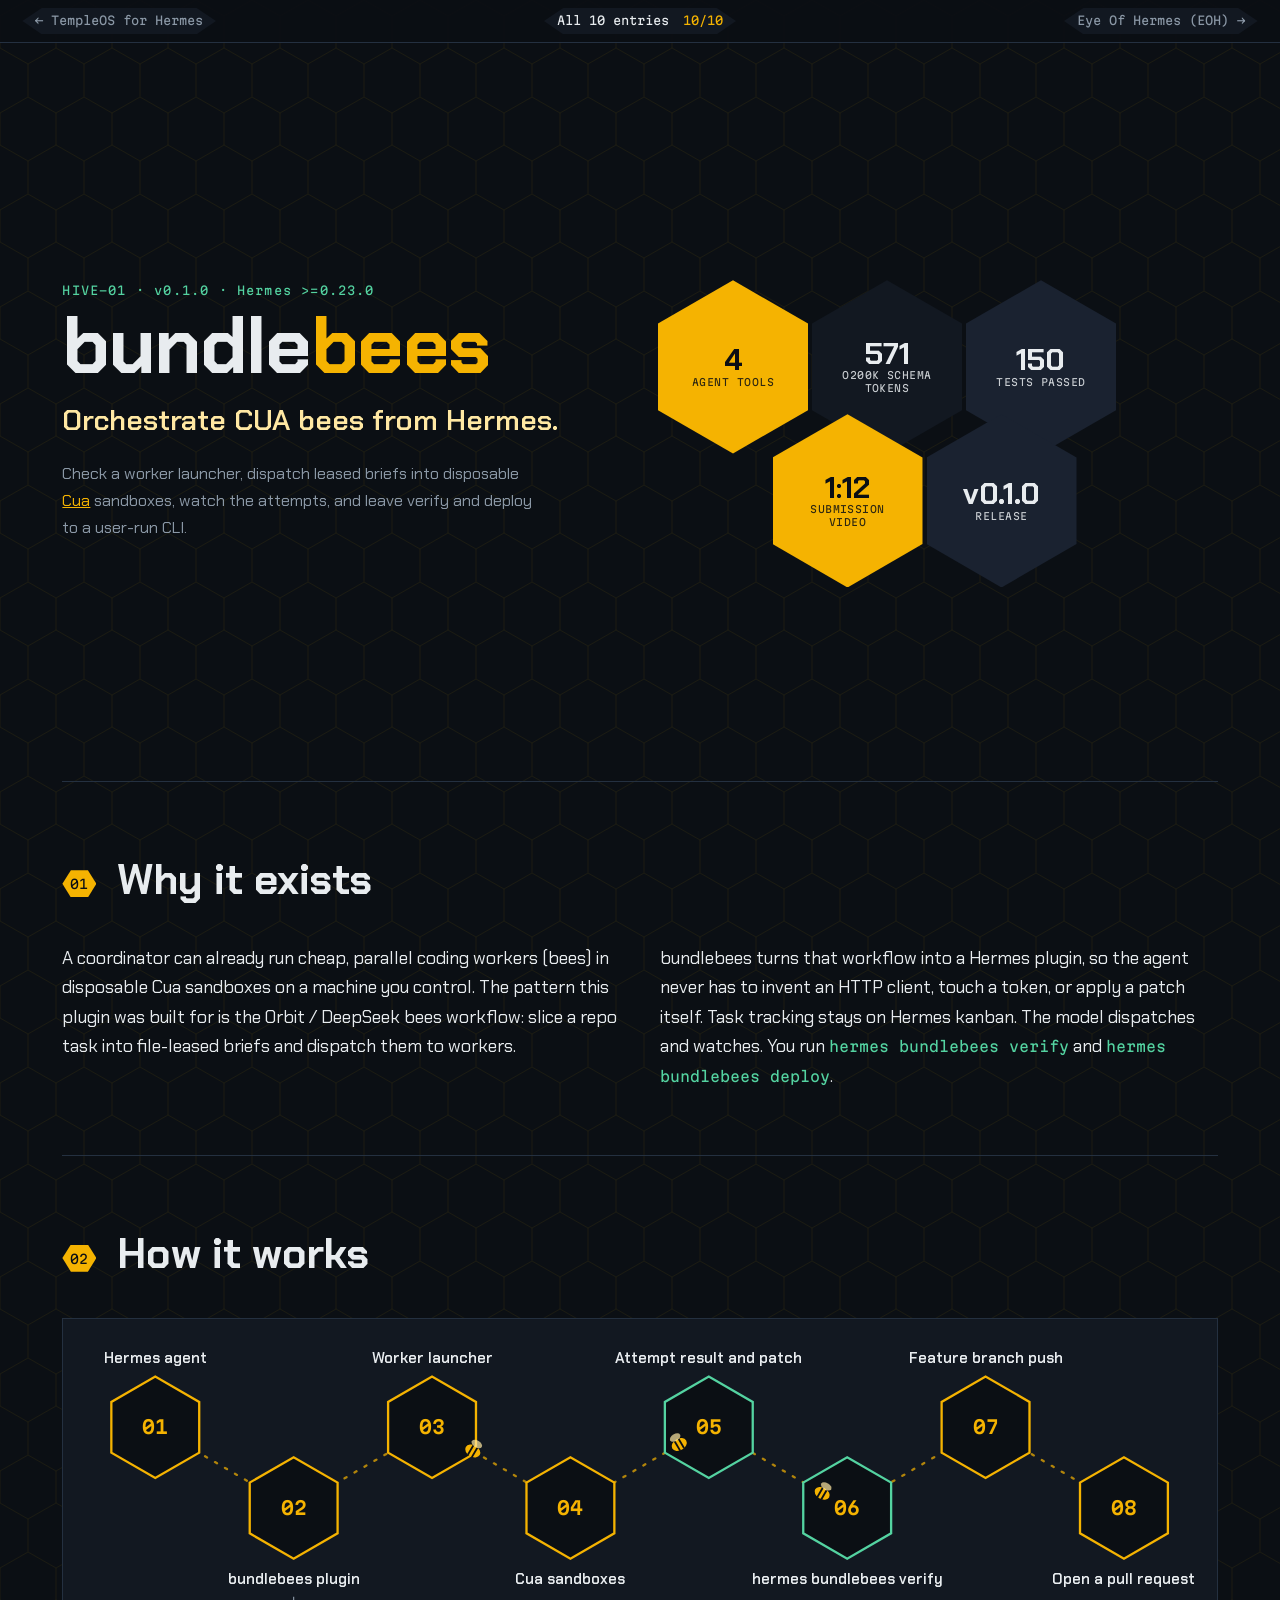
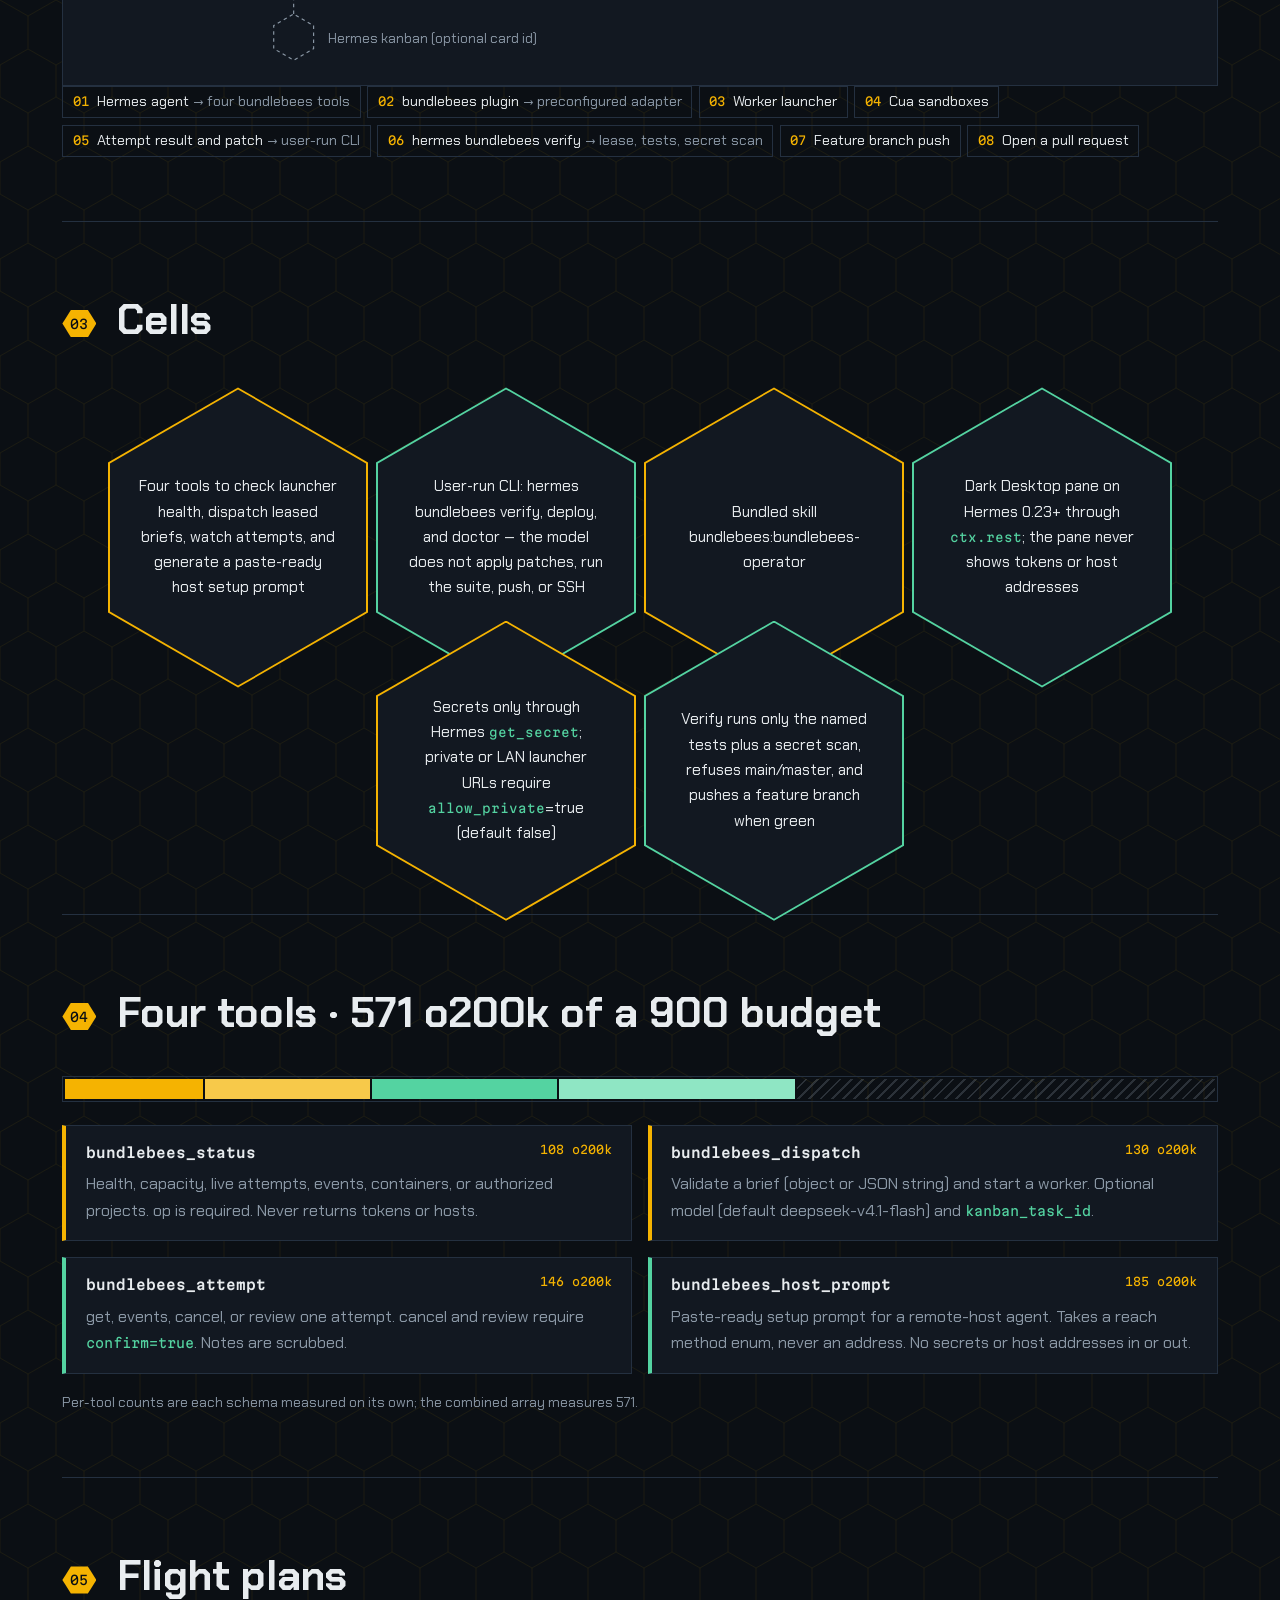
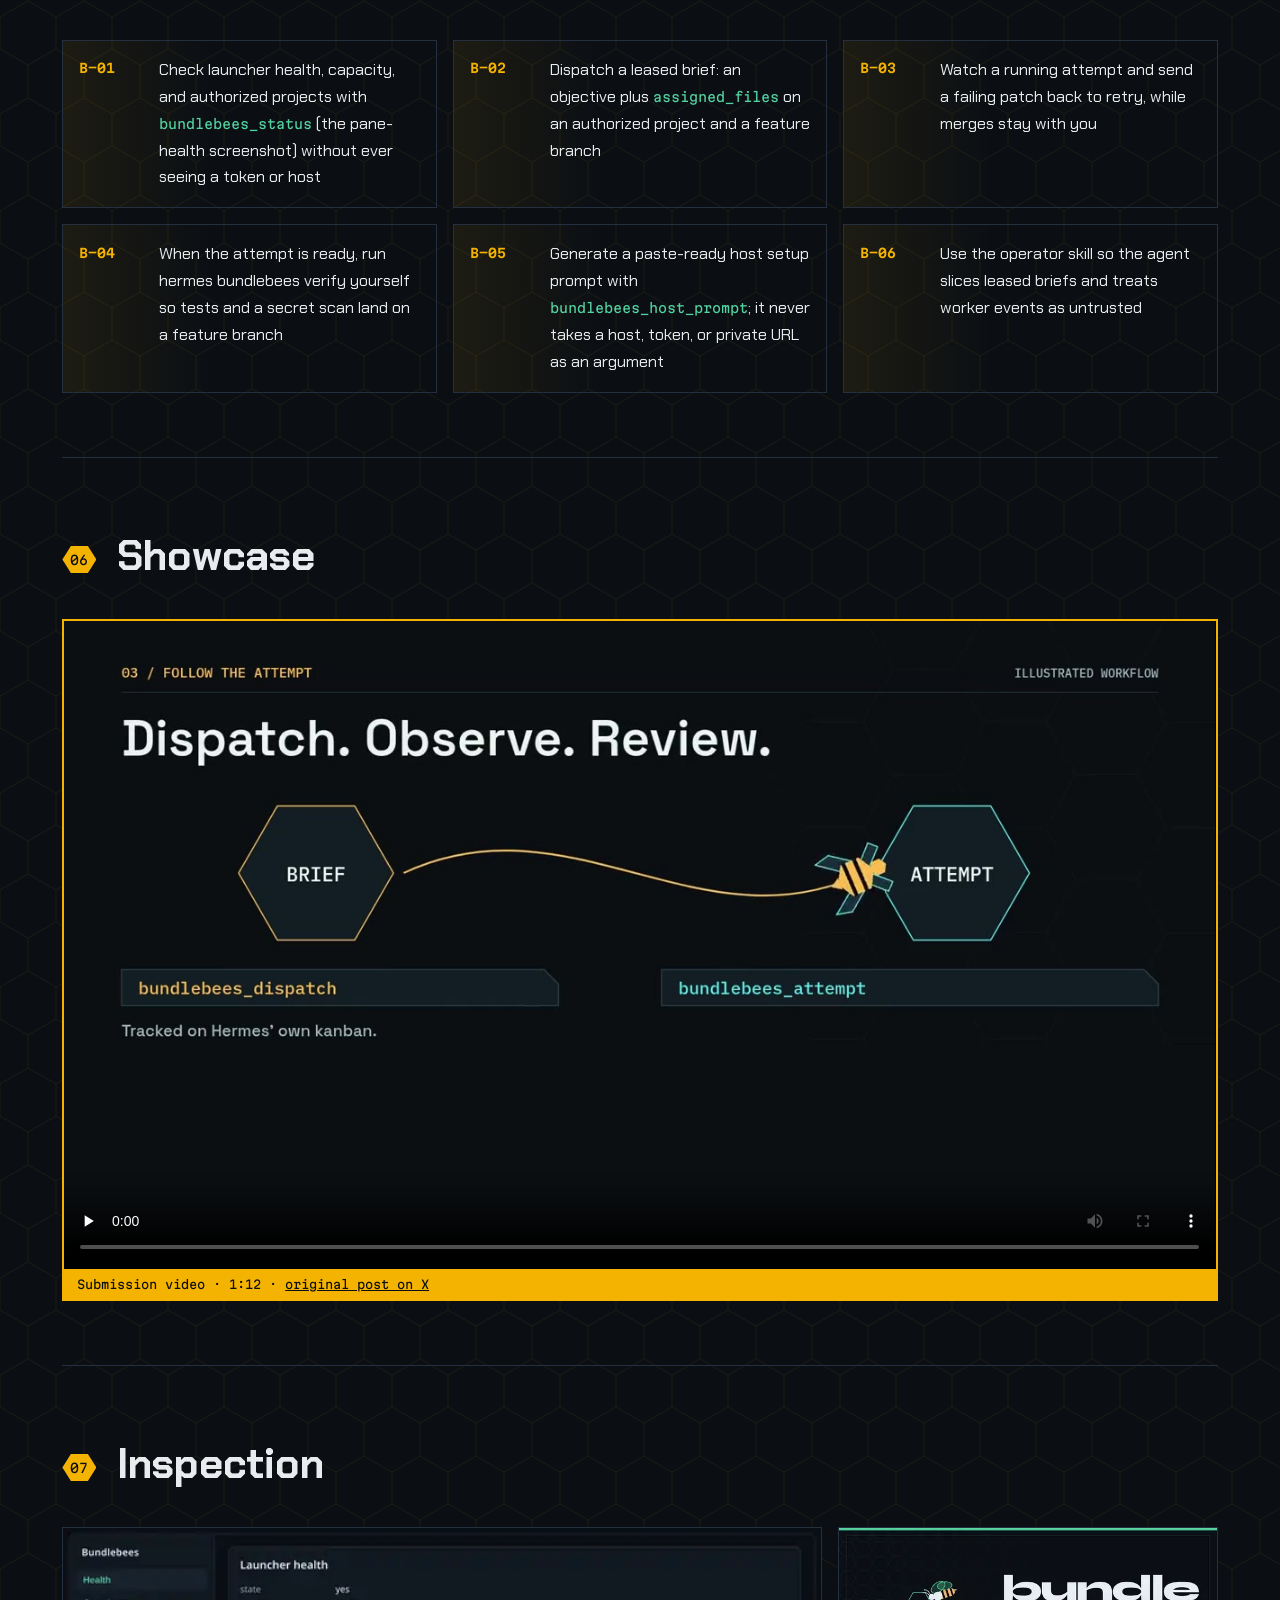
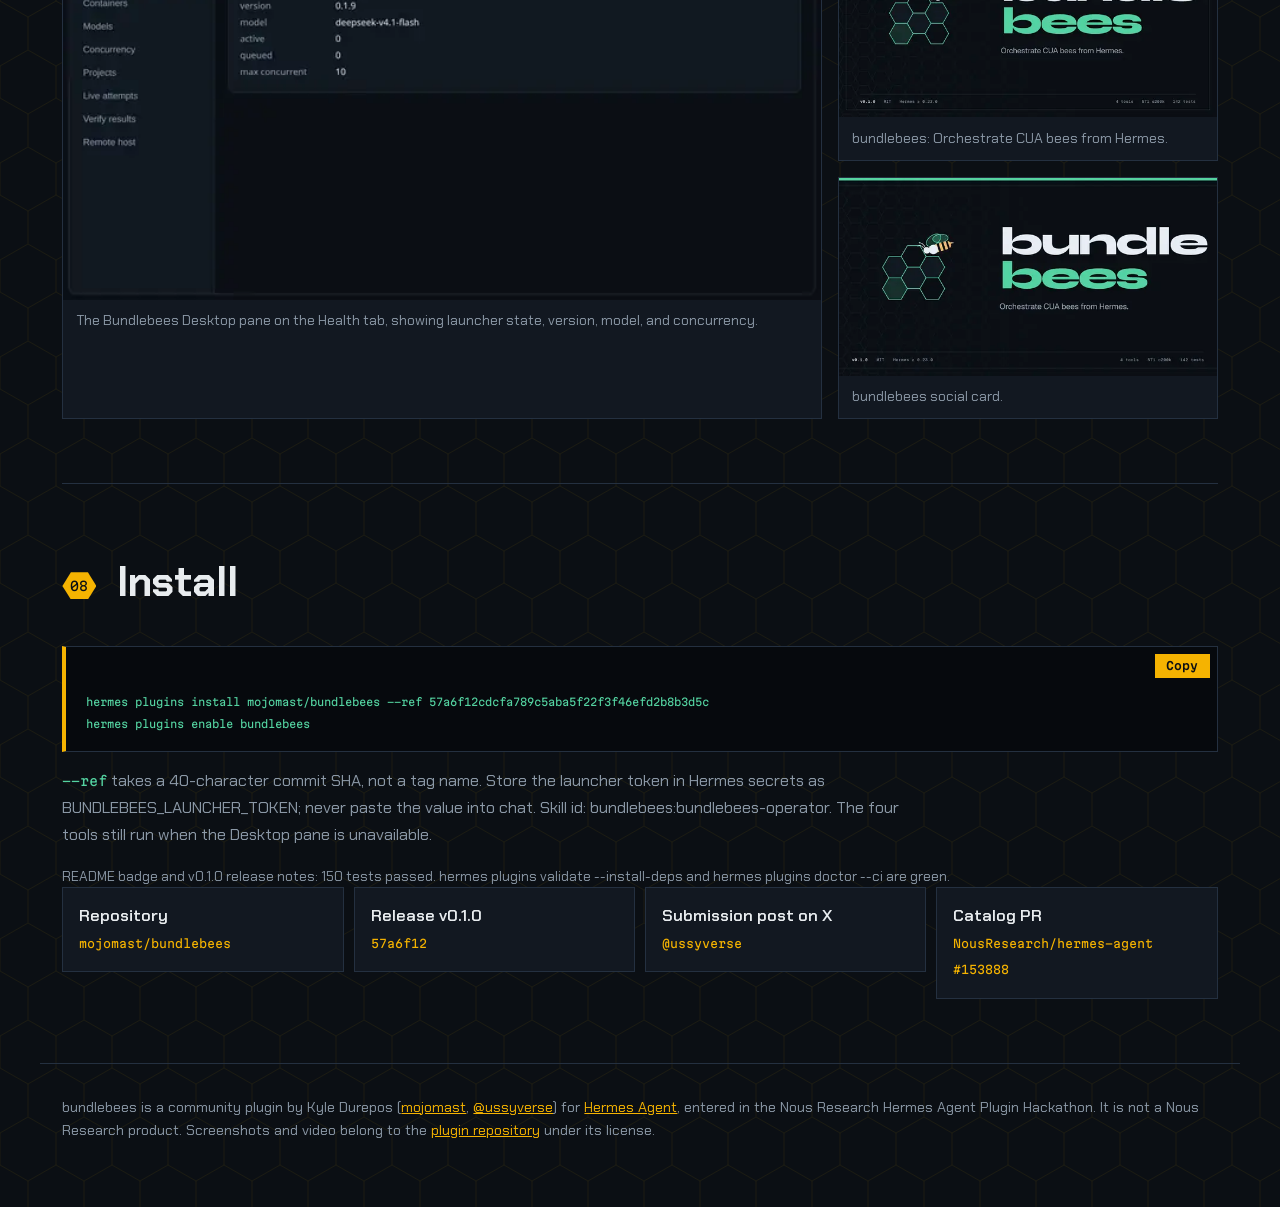
<file: bundlebees/index.html>
<!doctype html>
<html lang="en">
<head>
<meta charset="utf-8">
<meta name="viewport" content="width=device-width, initial-scale=1">
<title>bundlebees — orchestrate CUA bees from Hermes Agent</title>
<meta name="description" content="Orchestrate CUA bees from Hermes.">
<meta name="theme-color" content="#0b0f14">
<meta property="og:title" content="bundlebees — orchestrate CUA bees from Hermes Agent">
<meta property="og:description" content="Orchestrate CUA bees from Hermes.">
<meta property="og:image" content="../assets/bundlebees/poster.jpg">
<link rel="preconnect" href="https://fonts.googleapis.com">
<link rel="preconnect" href="https://fonts.gstatic.com" crossorigin>
<link rel="stylesheet" href="https://fonts.googleapis.com/css2?family=Chakra+Petch:wght@400;600;700&family=Martian+Mono:wght@400;600&display=swap">
<link rel="stylesheet" href="../shared/base.css">
<link rel="stylesheet" href="style.css">
<script src="../shared/site.js" defer></script>

</head>
<body class="">
<a class="skip" href="#main">Skip to content</a>

<nav class="entry-nav" aria-label="Entries">
  <a class="n-prev" href="../templeos/" rel="prev" aria-label="Previous entry: TempleOS for Hermes"><span aria-hidden="true">←</span> <span class="n-txt">TempleOS for Hermes</span><span class="n-alt">Prev</span></a>
  <a class="n-home" href="../">All 10 entries <span class="n-count">10/10</span></a>
  <a class="n-next" href="../eoh/" rel="next" aria-label="Next entry: Eye Of Hermes (EOH)"><span class="n-txt">Eye Of Hermes (EOH)</span><span class="n-alt">Next</span> <span aria-hidden="true">→</span></a>
</nav>
<main id="main">
  <section class="hero" aria-labelledby="t">
    <div class="hero-copy">
      <p class="kick">HIVE-01 · v0.1.0 · Hermes &gt;=0.23.0</p>
      <h1 id="t">bundle<span>bees</span></h1>
      <p class="lede">Orchestrate CUA bees from Hermes.</p>
      <p class="sub">Check a worker launcher, dispatch leased briefs into disposable <a href="https://github.com/trycua/cua">Cua</a> sandboxes, watch the attempts, and leave verify and deploy to a user-run CLI.</p>
    </div>
    <ul class="comb" aria-label="Key figures">
      <li class="c0"><strong>4</strong><span>agent tools</span></li>
      <li class="c1"><strong>571</strong><span>o200k schema tokens</span></li>
      <li class="c2"><strong>150</strong><span>tests passed</span></li>
      <li class="c3"><strong>1:12</strong><span>submission video</span></li>
      <li class="c4"><strong>v0.1.0</strong><span>release</span></li>
    </ul>
  </section>

  <section class="band why" data-reveal aria-labelledby="why-h">
    <h2 id="why-h"><span class="idx">01</span> Why it exists</h2>
    <div class="cols">
      <p>A coordinator can already run cheap, parallel coding workers (bees) in disposable Cua sandboxes on a machine you control. The pattern this plugin was built for is the Orbit / DeepSeek bees workflow: slice a repo task into file-leased briefs and dispatch them to workers.</p>
      <p>bundlebees turns that workflow into a Hermes plugin, so the agent never has to invent an HTTP client, touch a token, or apply a patch itself. Task tracking stays on Hermes kanban. The model dispatches and watches. You run <code>hermes bundlebees verify</code> and <code>hermes bundlebees deploy</code>.</p>
    </div>
  </section>

  <section class="band flow-sec" data-reveal aria-labelledby="flow-h">
    <h2 id="flow-h"><span class="idx">02</span> How it works</h2>
    <div class="flow-wrap"><svg class="flow" viewBox="0 0 1000 290" role="img" aria-labelledby="flow-t">
  <title id="flow-t">How it works: Hermes agent, then bundlebees plugin, then Worker launcher, then Cua sandboxes, then Attempt result and patch, then hermes bundlebees verify, then Feature branch push, then Open a pull request. The plugin can also attach an optional Hermes kanban card id.</title>
  <path id="flowpath" d="M80 80 L200 150 L320 80 L440 150 L560 80 L680 150 L800 80 L920 150" class="trail"/>
  <g class="node n0"><polygon points="118.1,58.0 118.1,102.0 80.0,124.0 41.9,102.0 41.9,58.0 80.0,36.0"/><text x="80" y="24" text-anchor="middle">Hermes agent</text><text class="num" x="80" y="86" text-anchor="middle">01</text></g>
  <g class="node n1"><polygon points="238.1,128.0 238.1,172.0 200.0,194.0 161.9,172.0 161.9,128.0 200.0,106.0"/><text x="200" y="216" text-anchor="middle">bundlebees plugin</text><text class="num" x="200" y="156" text-anchor="middle">02</text></g>
  <g class="node n2"><polygon points="358.1,58.0 358.1,102.0 320.0,124.0 281.9,102.0 281.9,58.0 320.0,36.0"/><text x="320" y="24" text-anchor="middle">Worker launcher</text><text class="num" x="320" y="86" text-anchor="middle">03</text></g>
  <g class="node n3"><polygon points="478.1,128.0 478.1,172.0 440.0,194.0 401.9,172.0 401.9,128.0 440.0,106.0"/><text x="440" y="216" text-anchor="middle">Cua sandboxes</text><text class="num" x="440" y="156" text-anchor="middle">04</text></g>
  <g class="node n4"><polygon points="598.1,58.0 598.1,102.0 560.0,124.0 521.9,102.0 521.9,58.0 560.0,36.0"/><text x="560" y="24" text-anchor="middle">Attempt result and patch</text><text class="num" x="560" y="86" text-anchor="middle">05</text></g>
  <g class="node n5"><polygon points="718.1,128.0 718.1,172.0 680.0,194.0 641.9,172.0 641.9,128.0 680.0,106.0"/><text x="680" y="216" text-anchor="middle">hermes bundlebees verify</text><text class="num" x="680" y="156" text-anchor="middle">06</text></g>
  <g class="node n6"><polygon points="838.1,58.0 838.1,102.0 800.0,124.0 761.9,102.0 761.9,58.0 800.0,36.0"/><text x="800" y="24" text-anchor="middle">Feature branch push</text><text class="num" x="800" y="86" text-anchor="middle">07</text></g>
  <g class="node n7"><polygon points="958.1,128.0 958.1,172.0 920.0,194.0 881.9,172.0 881.9,128.0 920.0,106.0"/><text x="920" y="216" text-anchor="middle">Open a pull request</text><text class="num" x="920" y="156" text-anchor="middle">08</text></g>
  <g class="kanban"><polygon points="217.3,252.0 217.3,272.0 200.0,282.0 182.7,272.0 182.7,252.0 200.0,242.0"/><text x="230" y="267">Hermes kanban (optional card id)</text><line x1="200" y1="242" x2="200" y2="224"/></g>
  <g class="bee"><ellipse rx="7" ry="5"/><line x1="-2" y1="-5" x2="-2" y2="5"/><line x1="2" y1="-5" x2="2" y2="5"/><ellipse class="wing" cx="0" cy="-7" rx="5" ry="3"/><animateMotion dur="9s" begin="-0s" repeatCount="indefinite" rotate="auto"><mpath href="#flowpath"/></animateMotion></g><g class="bee"><ellipse rx="7" ry="5"/><line x1="-2" y1="-5" x2="-2" y2="5"/><line x1="2" y1="-5" x2="2" y2="5"/><ellipse class="wing" cx="0" cy="-7" rx="5" ry="3"/><animateMotion dur="11s" begin="-3s" repeatCount="indefinite" rotate="auto"><mpath href="#flowpath"/></animateMotion></g><g class="bee"><ellipse rx="7" ry="5"/><line x1="-2" y1="-5" x2="-2" y2="5"/><line x1="2" y1="-5" x2="2" y2="5"/><ellipse class="wing" cx="0" cy="-7" rx="5" ry="3"/><animateMotion dur="13s" begin="-6s" repeatCount="indefinite" rotate="auto"><mpath href="#flowpath"/></animateMotion></g>
</svg></div>
    <ol class="flow-list"><li>Hermes agent <span>→ four bundlebees tools</span></li><li>bundlebees plugin <span>→ preconfigured adapter</span></li><li>Worker launcher</li><li>Cua sandboxes</li><li>Attempt result and patch <span>→ user-run CLI</span></li><li>hermes bundlebees verify <span>→ lease, tests, secret scan</span></li><li>Feature branch push</li><li>Open a pull request</li></ol>
  </section>

  <section class="band cells-sec" data-reveal aria-labelledby="feat-h">
    <h2 id="feat-h"><span class="idx">03</span> Cells</h2>
    <ul class="cells">
      <li><div><p>Four tools to check launcher health, dispatch leased briefs, watch attempts, and generate a paste-ready host setup prompt</p></div></li>
      <li><div><p>User-run CLI: hermes bundlebees verify, deploy, and doctor — the model does not apply patches, run the suite, push, or SSH</p></div></li>
      <li><div><p>Bundled skill bundlebees:bundlebees-operator</p></div></li>
      <li><div><p>Dark Desktop pane on Hermes 0.23+ through <code>ctx.rest</code>; the pane never shows tokens or host addresses</p></div></li>
      <li><div><p>Secrets only through Hermes <code>get_secret</code>; private or LAN launcher URLs require <code>allow_private</code>=true (default false)</p></div></li>
      <li><div><p>Verify runs only the named tests plus a secret scan, refuses main/master, and pushes a feature branch when green</p></div></li>
    </ul>
  </section>

  <section class="band tools-sec" data-reveal aria-labelledby="tools-h">
    <h2 id="tools-h"><span class="idx">04</span> Four tools · 571 o200k of a 900 budget</h2>
    <div class="budget" role="img" aria-label="Per-tool schema tokens: bundlebees_status 108, bundlebees_dispatch 130, bundlebees_attempt 146, bundlebees_host_prompt 185; combined 571 of 900">
      <span class="b0" style="flex:108"></span><span class="b1" style="flex:130"></span><span class="b2" style="flex:146"></span><span class="b3" style="flex:185"></span><span class="free" style="flex:329"></span>
    </div>
    <dl class="tools">
      <div class="t0"><dt><code>bundlebees_status</code><span>108 o200k</span></dt><dd>Health, capacity, live attempts, events, containers, or authorized projects. op is required. Never returns tokens or hosts.</dd></div>
      <div class="t1"><dt><code>bundlebees_dispatch</code><span>130 o200k</span></dt><dd>Validate a brief (object or JSON string) and start a worker. Optional model (default deepseek-v4.1-flash) and <code>kanban_task_id</code>.</dd></div>
      <div class="t2"><dt><code>bundlebees_attempt</code><span>146 o200k</span></dt><dd>get, events, cancel, or review one attempt. cancel and review require <code>confirm=true</code>. Notes are scrubbed.</dd></div>
      <div class="t3"><dt><code>bundlebees_host_prompt</code><span>185 o200k</span></dt><dd>Paste-ready setup prompt for a remote-host agent. Takes a reach method enum, never an address. No secrets or host addresses in or out.</dd></div>
    </dl>
    <p class="fn">Per-tool counts are each schema measured on its own; the combined array measures 571.</p>
  </section>

  <section class="band uses" data-reveal aria-labelledby="uc-h">
    <h2 id="uc-h"><span class="idx">05</span> Flight plans</h2>
    <ol class="plans">
      <li><span class="pn">B-01</span><p>Check launcher health, capacity, and authorized projects with <code>bundlebees_status</code> (the pane-health screenshot) without ever seeing a token or host</p></li>
      <li><span class="pn">B-02</span><p>Dispatch a leased brief: an objective plus <code>assigned_files</code> on an authorized project and a feature branch</p></li>
      <li><span class="pn">B-03</span><p>Watch a running attempt and send a failing patch back to retry, while merges stay with you</p></li>
      <li><span class="pn">B-04</span><p>When the attempt is ready, run hermes bundlebees verify yourself so tests and a secret scan land on a feature branch</p></li>
      <li><span class="pn">B-05</span><p>Generate a paste-ready host setup prompt with <code>bundlebees_host_prompt</code>; it never takes a host, token, or private URL as an argument</p></li>
      <li><span class="pn">B-06</span><p>Use the operator skill so the agent slices leased briefs and treats worker events as untrusted</p></li>
    </ol>
  </section>

  <section class="band vid-sec" data-reveal aria-labelledby="vid-h">
    <h2 id="vid-h"><span class="idx">06</span> Showcase</h2>
    <figure class="vid">
  <video controls preload="none" playsinline width="1280" height="720" poster="../assets/bundlebees/poster.jpg" aria-label="bundlebees submission video, 1:12">
    <source src="../assets/bundlebees/video.mp4" type="video/mp4">
    <a href="../assets/bundlebees/video.mp4">Download the bundlebees submission video (MP4)</a>
  </video>
  <figcaption>Submission video · 1:12 · <a href="https://x.com/ussyverse/status/2120622521418686752">original post on X</a></figcaption>
</figure>
  </section>

  <section class="band gal" data-reveal aria-labelledby="gal-h">
    <h2 id="gal-h"><span class="idx">07</span> Inspection</h2>
    <ul class="shots" data-gallery aria-label="bundlebees screenshots">
  <li class="g-item g-1"><figure>
    <button type="button" class="g-open" data-full="../thumbs/bundlebees/pane-health.l.webp" data-orig="../assets/bundlebees/img/pane-health.png" data-caption="The Bundlebees Desktop pane on the Health tab, showing launcher state, version, model, and concurrency." aria-label="Enlarge: The Bundlebees Desktop pane on the Health tab, showing launcher state, version, model, and concurrency."><img src="../thumbs/bundlebees/pane-health.t.webp" width="640" height="314" alt="The Bundlebees Desktop pane on the Health tab, showing launcher state, version, model, and concurrency." loading="lazy" decoding="async"></button>
    <figcaption>The Bundlebees Desktop pane on the Health tab, showing launcher state, version, model, and concurrency.</figcaption>
  </figure></li>
  <li class="g-item g-2"><figure>
    <button type="button" class="g-open" data-full="../thumbs/bundlebees/banner.l.webp" data-orig="../assets/bundlebees/img/banner.png" data-caption="bundlebees: Orchestrate CUA bees from Hermes." aria-label="Enlarge: bundlebees: Orchestrate CUA bees from Hermes."><img src="../thumbs/bundlebees/banner.t.webp" width="640" height="320" alt="bundlebees: Orchestrate CUA bees from Hermes." loading="lazy" decoding="async"></button>
    <figcaption>bundlebees: Orchestrate CUA bees from Hermes.</figcaption>
  </figure></li>
  <li class="g-item g-3"><figure>
    <button type="button" class="g-open" data-full="../thumbs/bundlebees/social.l.webp" data-orig="../assets/bundlebees/img/social.png" data-caption="bundlebees social card." aria-label="Enlarge: bundlebees social card."><img src="../thumbs/bundlebees/social.t.webp" width="640" height="336" alt="bundlebees social card." loading="lazy" decoding="async"></button>
    <figcaption>bundlebees social card.</figcaption>
  </figure></li>
</ul>
  </section>

  <section class="band inst" data-reveal aria-labelledby="inst-h">
    <h2 id="inst-h"><span class="idx">08</span> Install</h2>
    <div class="install">
<div class="code-wrap"><pre><code>hermes plugins install mojomast/bundlebees --ref 57a6f12cdcfa789c5aba5f22f3f46efd2b8b3d5c
hermes plugins enable bundlebees</code></pre><button type="button" class="copy" data-copy="hermes plugins install mojomast/bundlebees --ref 57a6f12cdcfa789c5aba5f22f3f46efd2b8b3d5c
hermes plugins enable bundlebees">Copy</button></div>
<p><code>--ref</code> takes a 40-character commit SHA, not a tag name. Store the launcher token in Hermes secrets as BUNDLEBEES_LAUNCHER_TOKEN; never paste the value into chat. Skill id: bundlebees:bundlebees-operator. The four tools still run when the Desktop pane is unavailable.</p>
</div>
    <p class="fn">README badge and v0.1.0 release notes: 150 tests passed. hermes plugins validate --install-deps and hermes plugins doctor --ci are green.</p>
    <ul class="links">
  <li><a href="https://github.com/mojomast/bundlebees"><span class="l-label">Repository</span> <span class="l-sub">mojomast/bundlebees</span></a></li>
  <li><a href="https://github.com/mojomast/bundlebees/releases/tag/v0.1.0"><span class="l-label">Release v0.1.0</span> <span class="l-sub">57a6f12</span></a></li>
  <li><a href="https://x.com/ussyverse/status/2120622521418686752"><span class="l-label">Submission post on X</span> <span class="l-sub">@ussyverse</span></a></li>
  <li><a href="https://github.com/NousResearch/hermes-agent/pull/153888"><span class="l-label">Catalog PR</span> <span class="l-sub">NousResearch/hermes-agent #153888</span></a></li>
</ul>
  </section>
</main>
<footer class="credit">
  <p>bundlebees is a community plugin by Kyle Durepos (<a href="https://github.com/mojomast">mojomast</a>, <a href="https://x.com/ussyverse">@ussyverse</a>) for <a href="https://github.com/NousResearch/hermes-agent">Hermes Agent</a>, entered in the Nous Research Hermes Agent Plugin Hackathon. It is not a Nous Research product. Screenshots and video belong to the <a href="https://github.com/mojomast/bundlebees">plugin repository</a> under its license.</p>
</footer>
<script src="hive.js" defer></script>

<dialog class="lightbox" aria-label="Image viewer">
  <figure><img alt=""><figcaption></figcaption></figure>
  <div class="lb-bar">
    <button type="button" class="lb-prev" aria-label="Previous image">←</button>
    <span class="lb-count" aria-live="polite"></span>
    <button type="button" class="lb-next" aria-label="Next image">→</button>
    <a class="lb-orig" href="#">Original</a>
    <button type="button" class="lb-close" aria-label="Close image viewer">✕</button>
  </div>
</dialog>
</body>
</html>
</file>
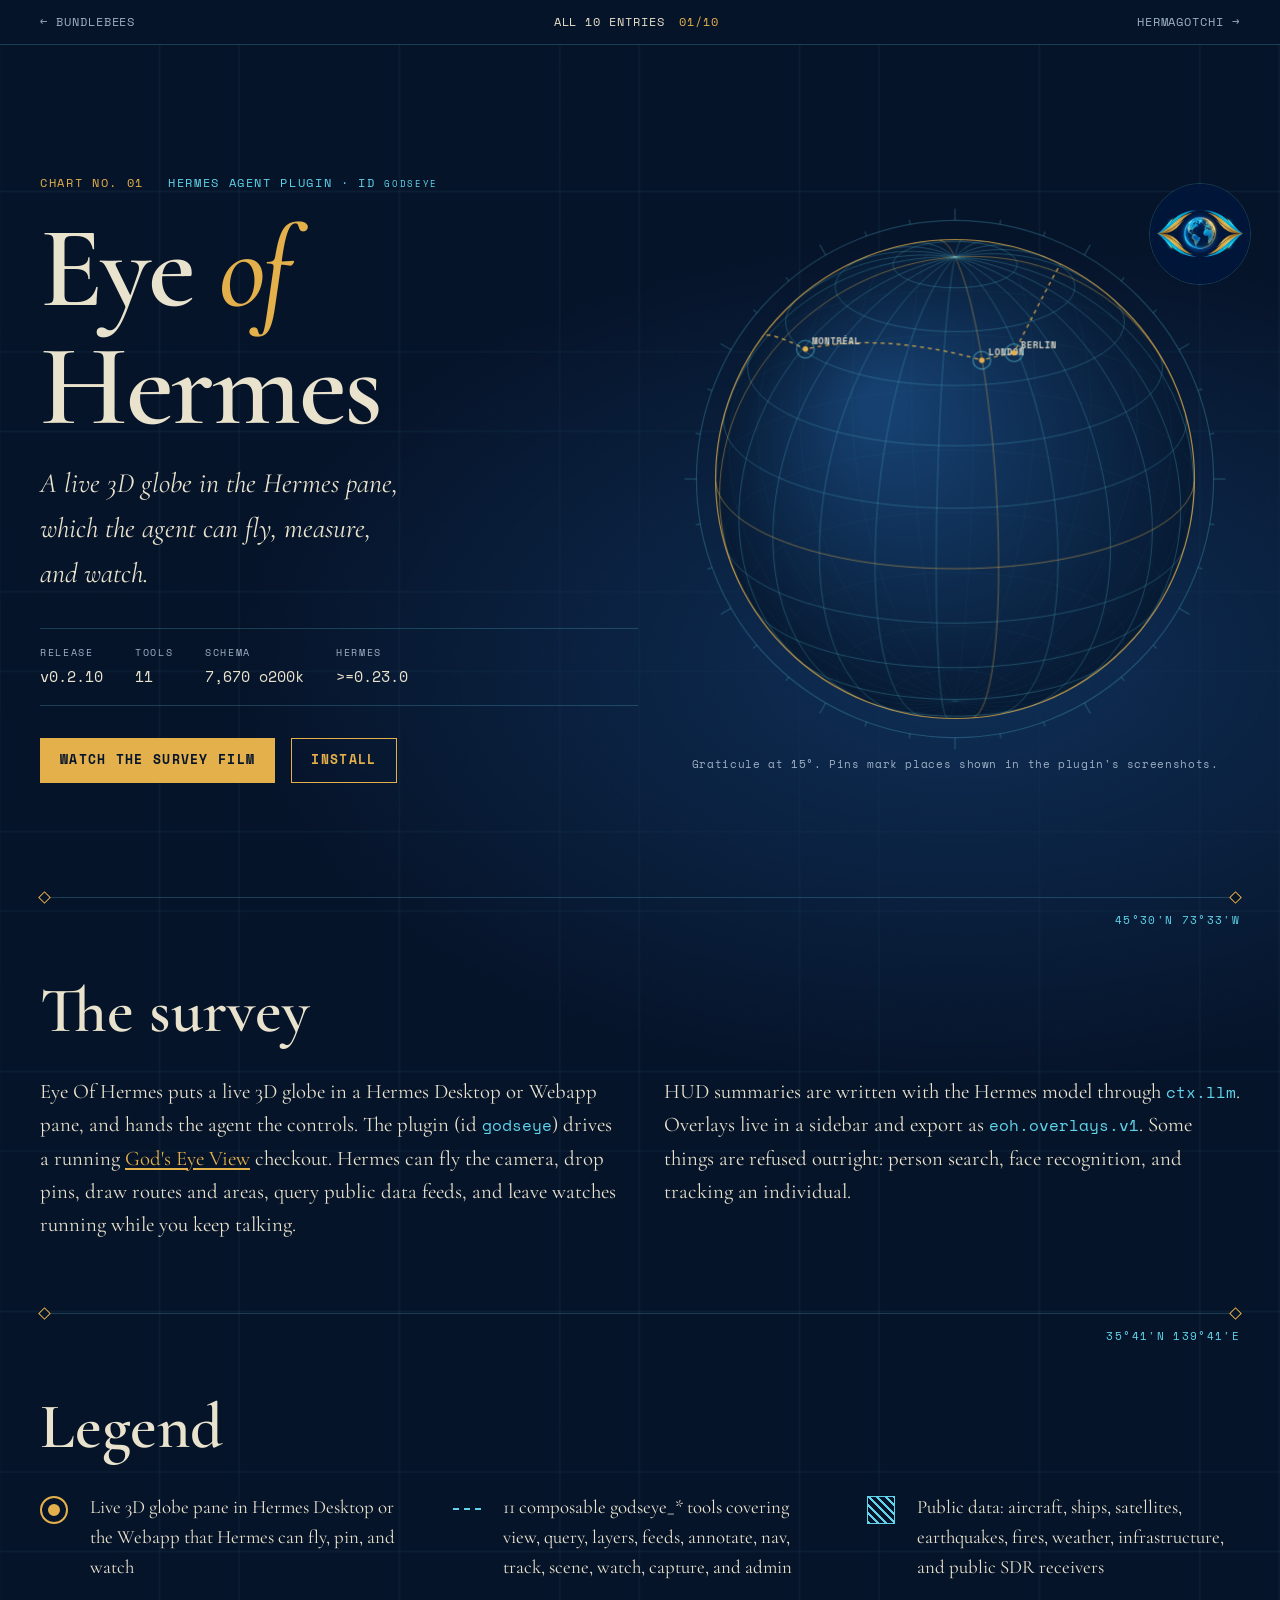
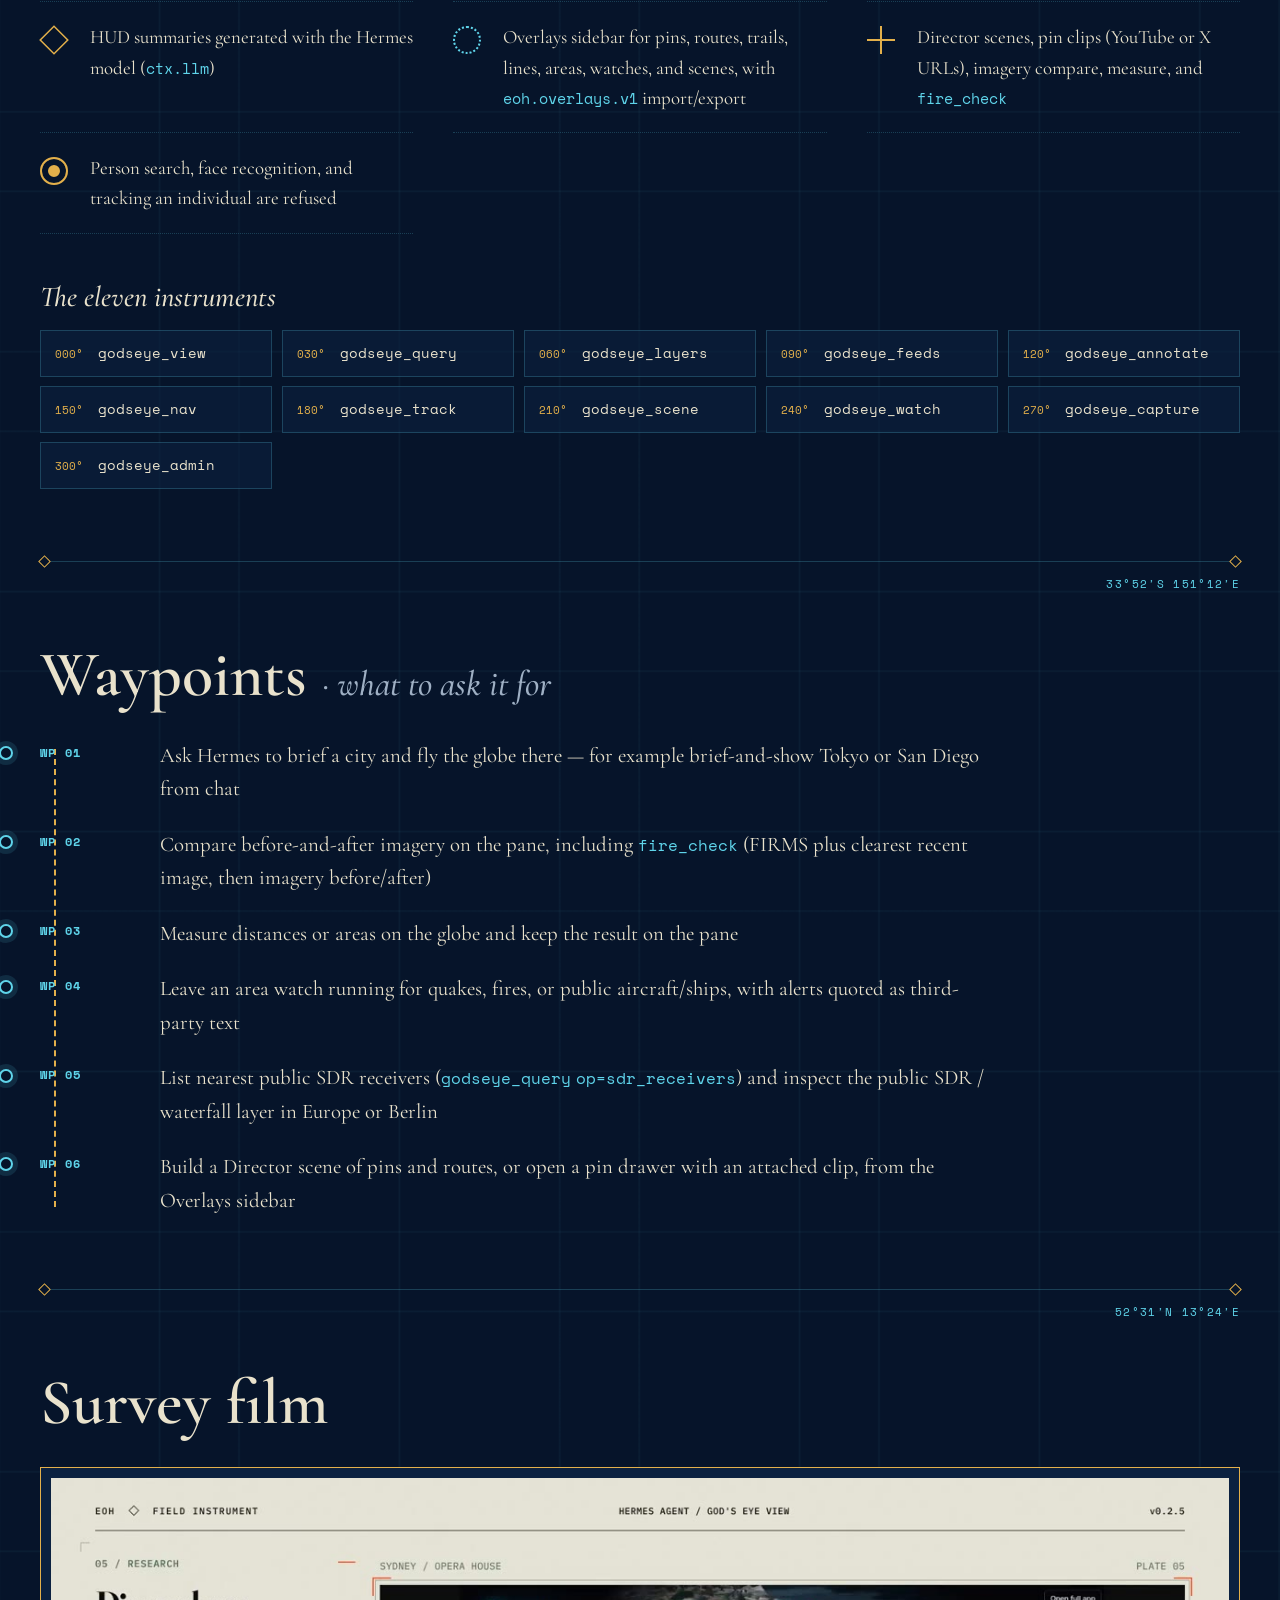
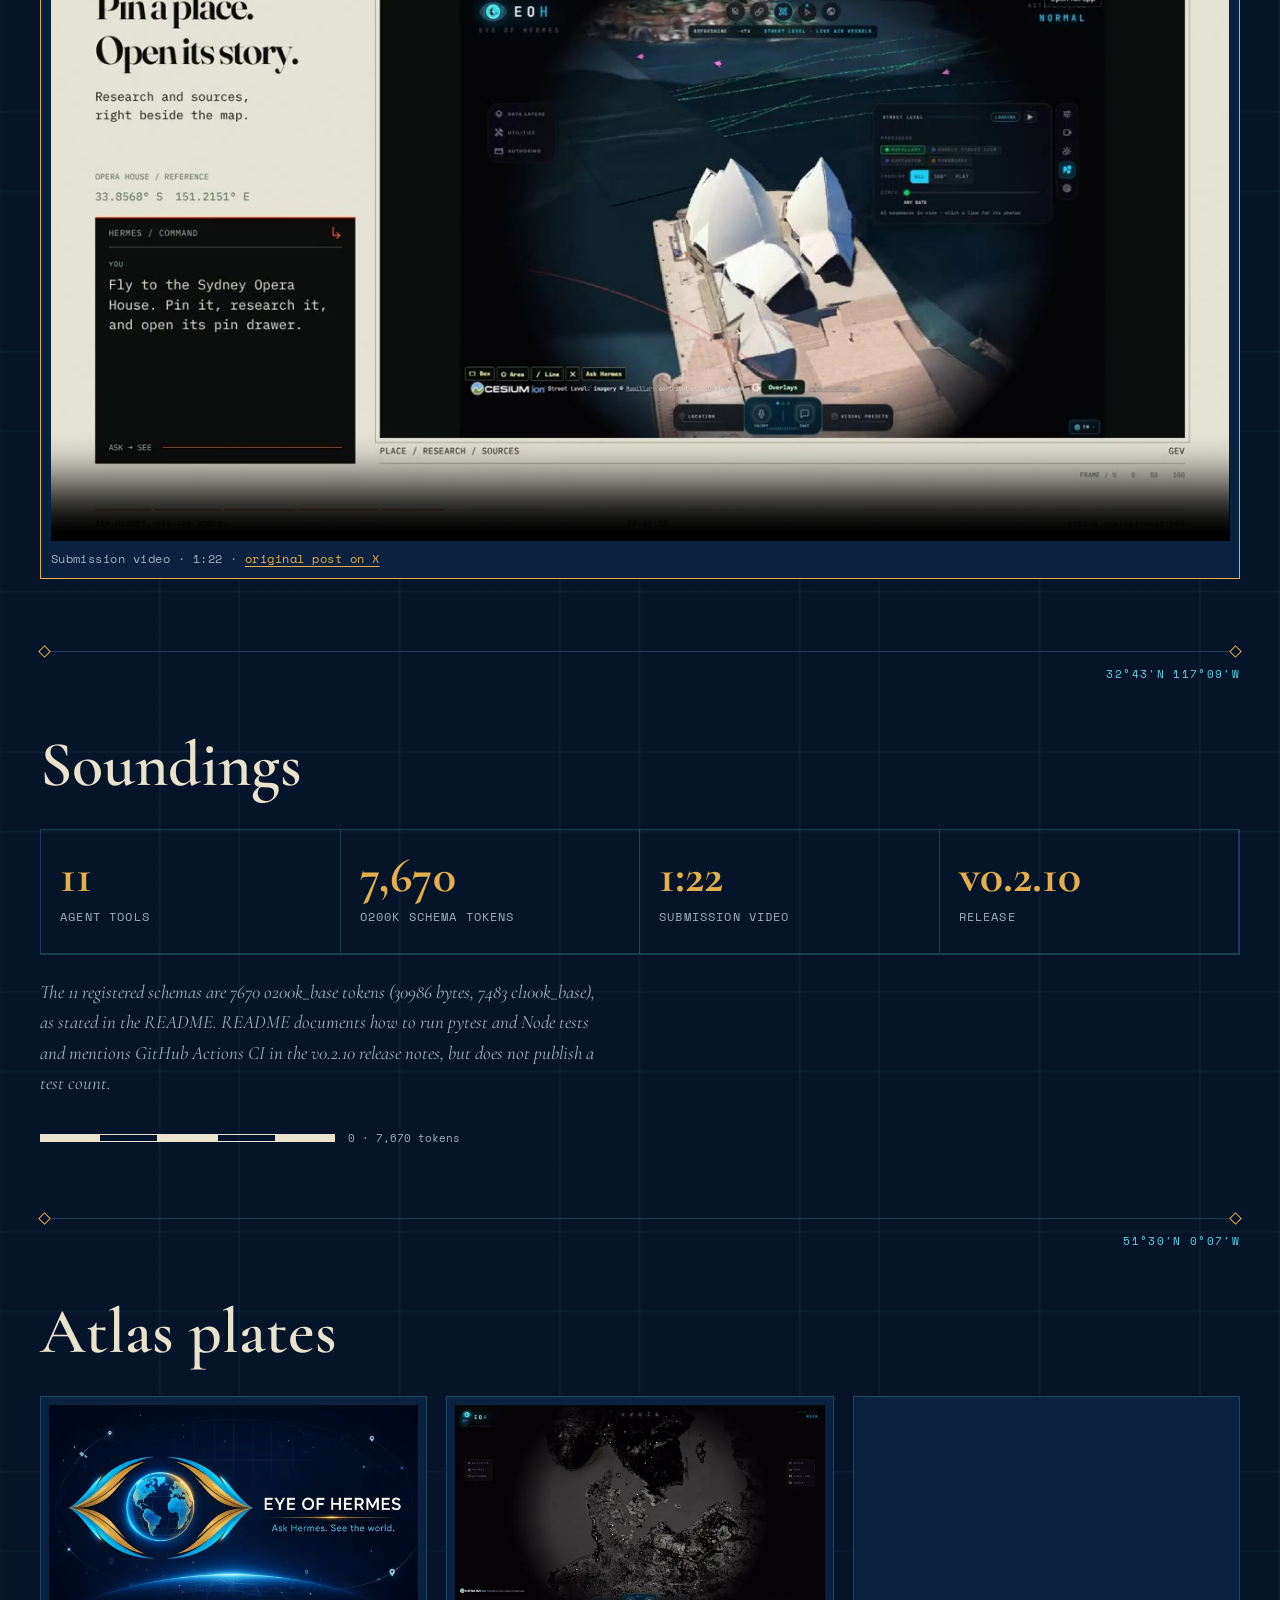
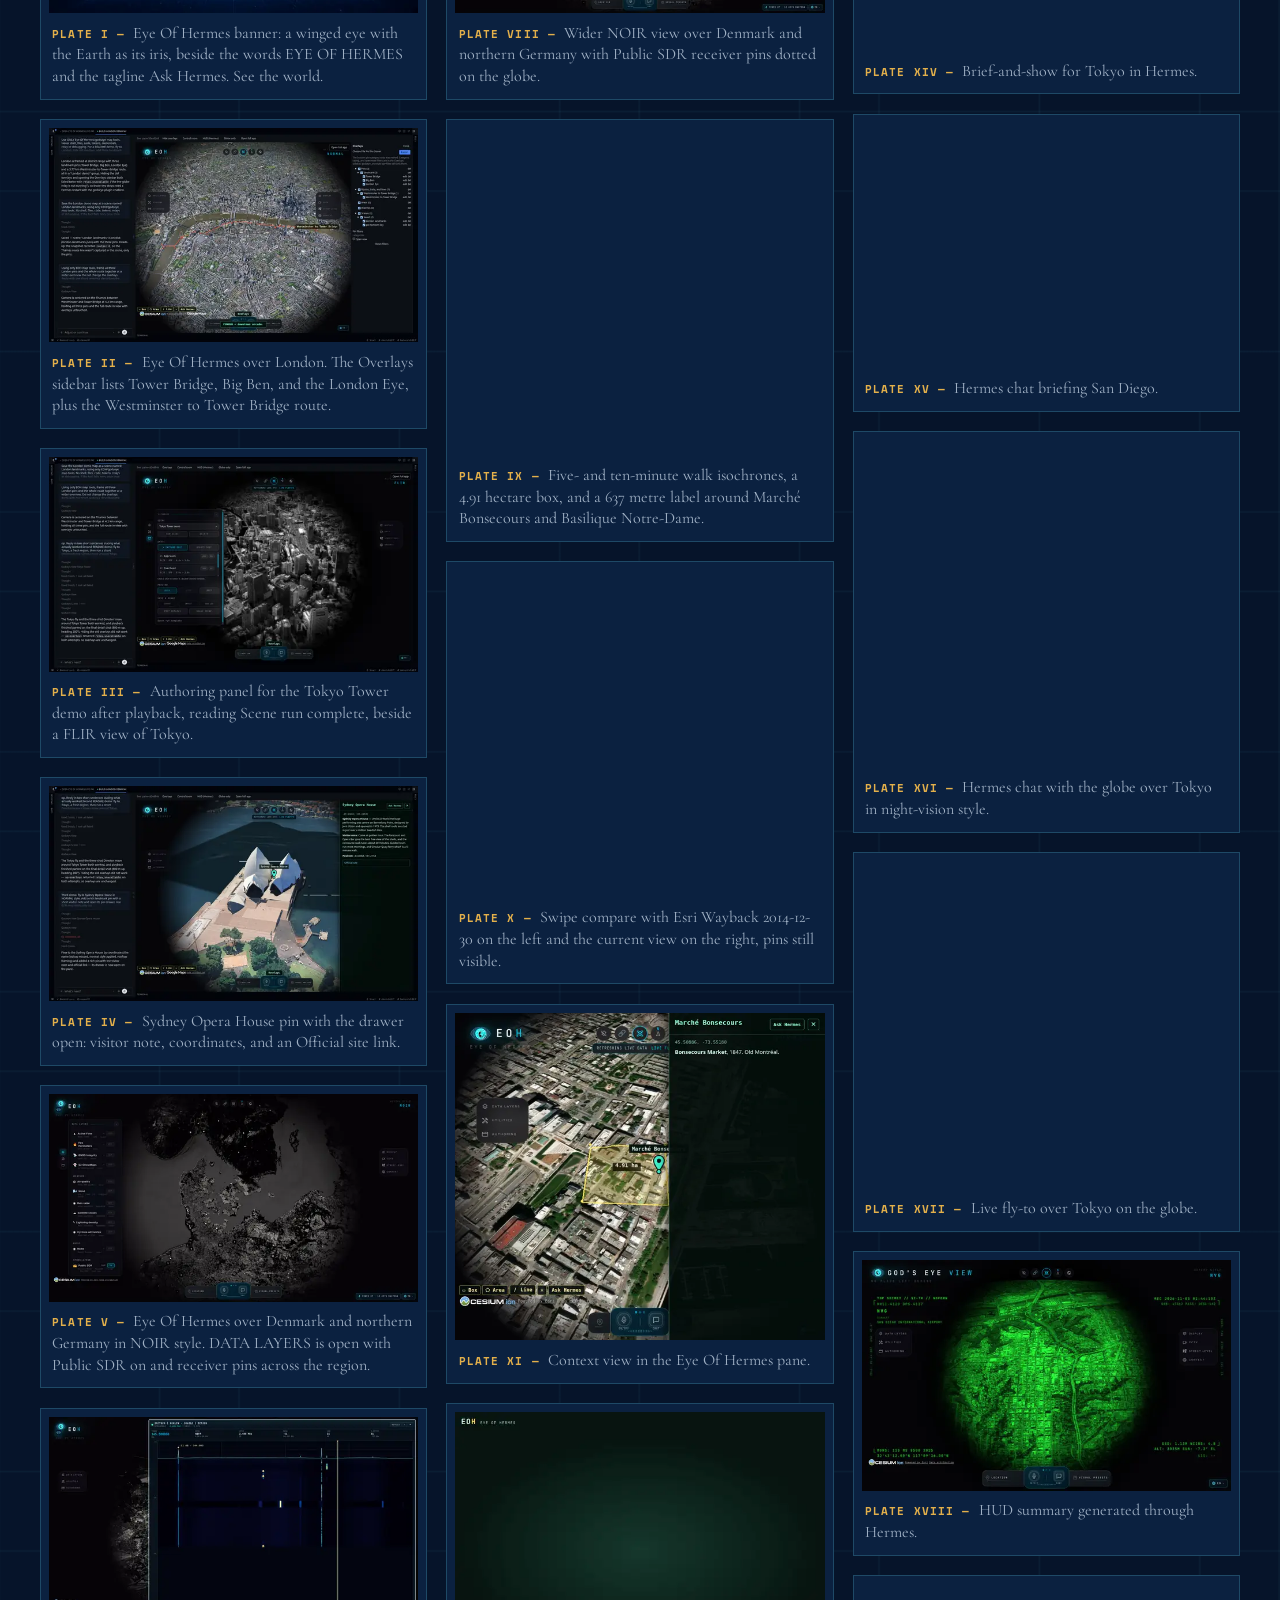
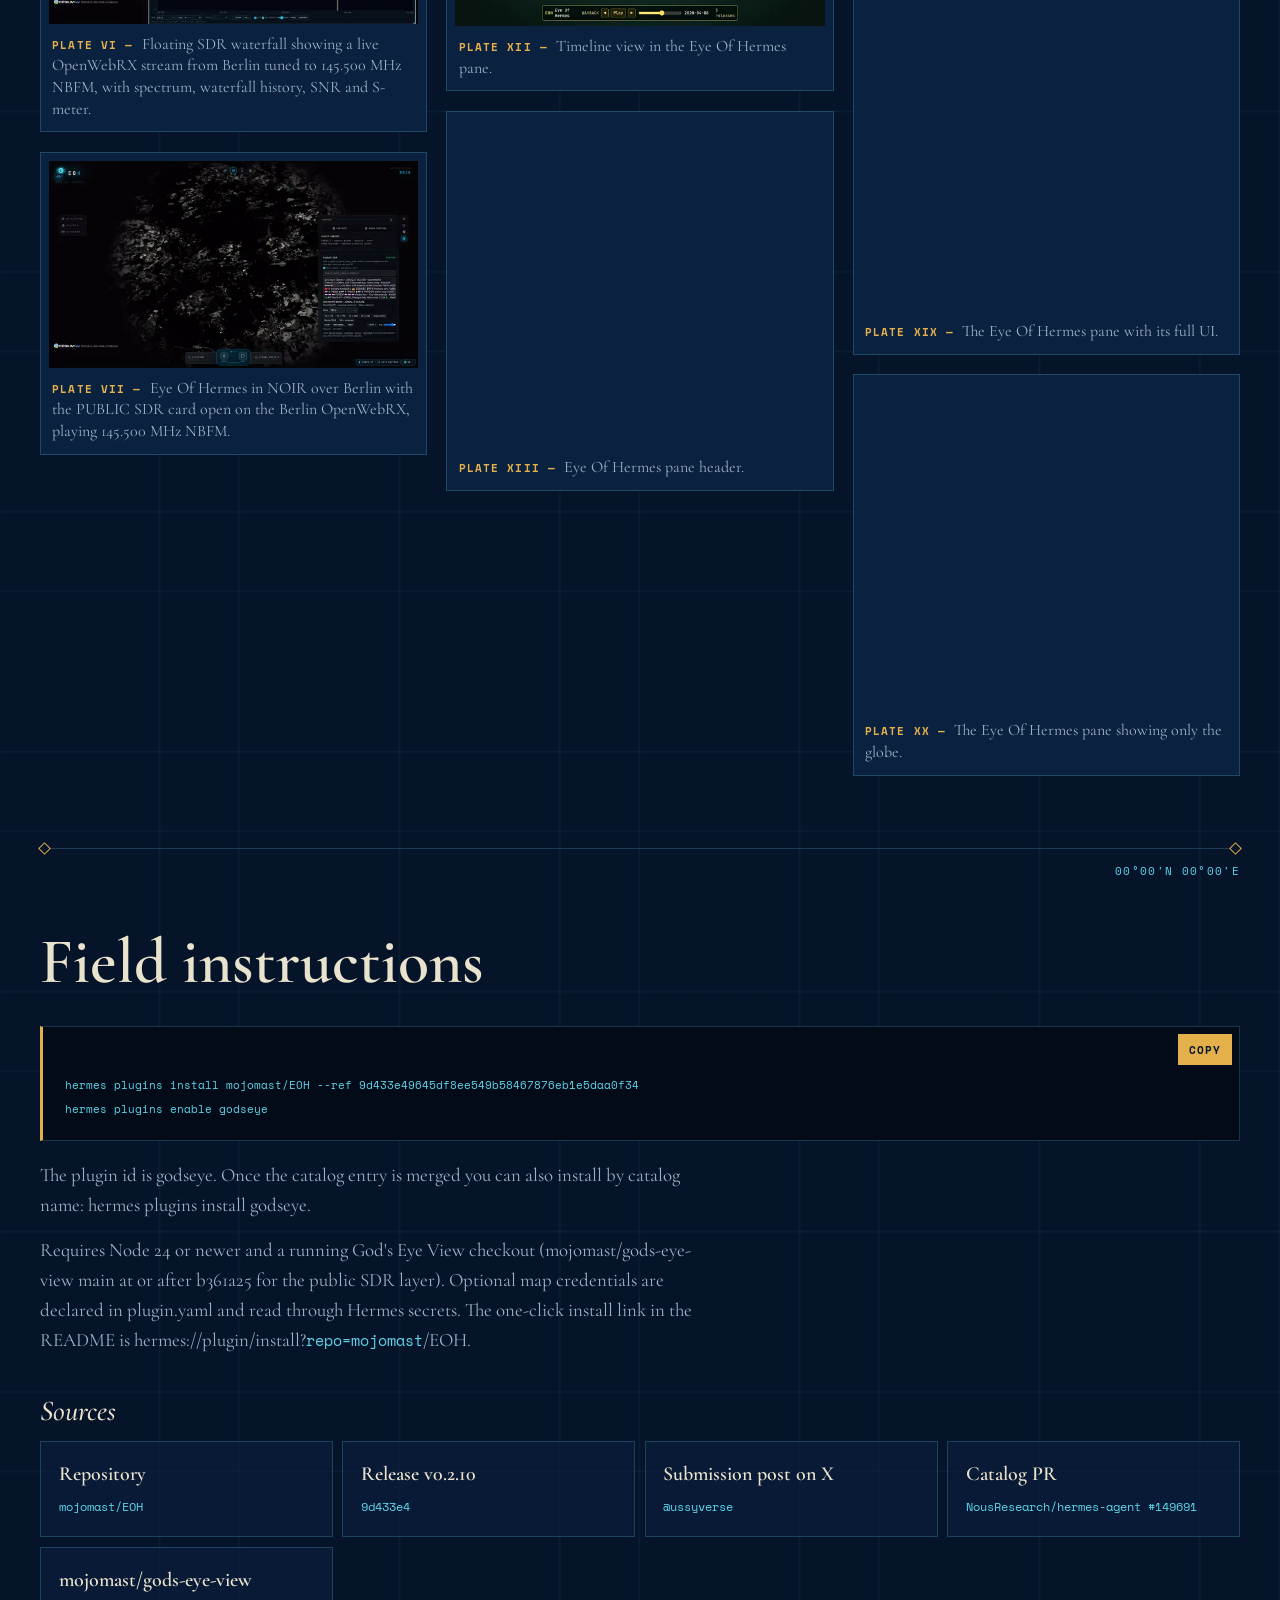
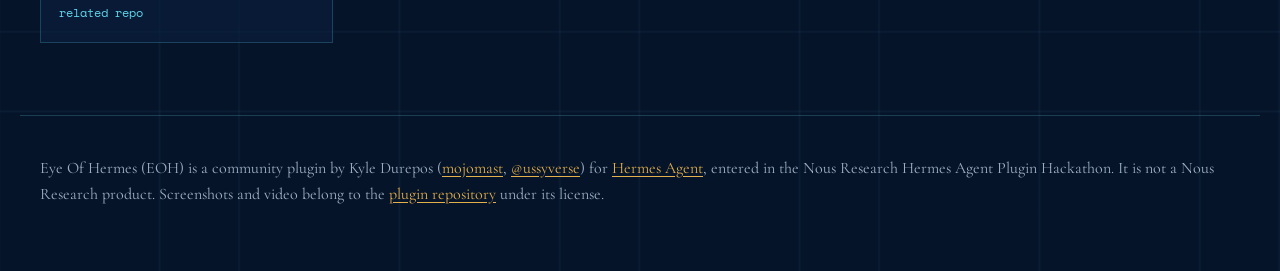
<file: eoh/index.html>
<!doctype html>
<html lang="en">
<head>
<meta charset="utf-8">
<meta name="viewport" content="width=device-width, initial-scale=1">
<title>Eye Of Hermes (EOH) — a live 3D globe for Hermes Agent</title>
<meta name="description" content="A live 3D globe in the Hermes pane, which the agent can fly, measure, and watch.">
<meta name="theme-color" content="#06142a">
<meta property="og:title" content="Eye Of Hermes (EOH) — a live 3D globe for Hermes Agent">
<meta property="og:description" content="A live 3D globe in the Hermes pane, which the agent can fly, measure, and watch.">
<meta property="og:image" content="../assets/eoh/poster.jpg">
<link rel="preconnect" href="https://fonts.googleapis.com">
<link rel="preconnect" href="https://fonts.gstatic.com" crossorigin>
<link rel="stylesheet" href="https://fonts.googleapis.com/css2?family=Cormorant+Garamond:ital,wght@0,500;0,700;1,500;1,600&family=Space+Mono:wght@400;700&display=swap">
<link rel="stylesheet" href="../shared/base.css">
<link rel="stylesheet" href="style.css">
<script src="../shared/site.js" defer></script>

</head>
<body class="">
<a class="skip" href="#main">Skip to content</a>

<header class="chart-top">
  <nav class="entry-nav" aria-label="Entries">
  <a class="n-prev" href="../bundlebees/" rel="prev" aria-label="Previous entry: bundlebees"><span aria-hidden="true">←</span> <span class="n-txt">bundlebees</span><span class="n-alt">Prev</span></a>
  <a class="n-home" href="../">All 10 entries <span class="n-count">01/10</span></a>
  <a class="n-next" href="../hermagotchi/" rel="next" aria-label="Next entry: Hermagotchi"><span class="n-txt">Hermagotchi</span><span class="n-alt">Next</span> <span aria-hidden="true">→</span></a>
</nav>
</header>
<main id="main">
  <section class="hero" aria-labelledby="t">
    <div class="hero-text">
      <p class="kicker"><span>Chart No. 01</span> <span>Hermes Agent plugin · id <code>godseye</code></span></p>
      <h1 id="t">Eye <em>of</em> Hermes</h1>
      <p class="lede">A live 3D globe in the Hermes pane, which the agent can fly, measure, and watch.</p>
      <dl class="legend-mini">
        <div><dt>Release</dt><dd>v0.2.10</dd></div>
        <div><dt>Tools</dt><dd>11</dd></div>
        <div><dt>Schema</dt><dd>7,670 o200k</dd></div>
        <div><dt>Hermes</dt><dd>&gt;=0.23.0</dd></div>
      </dl>
      <p class="cta"><a href="#film">Watch the survey film</a> <a href="#install">Install</a></p>
    </div>
    <div class="globe-wrap" aria-hidden="true">
      <canvas id="globe" width="720" height="720"></canvas>
      <img class="eye" src="../thumbs/eoh/eoh-logo-512.t.webp" width="512" height="512" alt="">
      <p class="globe-note">Graticule at 15°. Pins mark places shown in the plugin's screenshots.</p>
    </div>
  </section>

  <section class="plate what" data-reveal aria-labelledby="what-h">
    <p class="coord">45°30′N 73°33′W</p>
    <h2 id="what-h">The survey</h2>
    <div class="cols">
      <p>Eye Of Hermes puts a live 3D globe in a Hermes Desktop or Webapp pane, and hands the agent the controls. The plugin (id <code>godseye</code>) drives a running <a href="https://github.com/mojomast/gods-eye-view">God's Eye View</a> checkout. Hermes can fly the camera, drop pins, draw routes and areas, query public data feeds, and leave watches running while you keep talking.</p>
      <p>HUD summaries are written with the Hermes model through <code>ctx.llm</code>. Overlays live in a sidebar and export as <code>eoh.overlays.v1</code>. Some things are refused outright: person search, face recognition, and tracking an individual.</p>
    </div>
  </section>

  <section class="plate legend" data-reveal aria-labelledby="legend-h">
    <p class="coord">35°41′N 139°41′E</p>
    <h2 id="legend-h">Legend</h2>
    <ul class="legend-list">
      <li><span class="sym sym-0" aria-hidden="true"></span><p>Live 3D globe pane in Hermes Desktop or the Webapp that Hermes can fly, pin, and watch</p></li>
      <li><span class="sym sym-1" aria-hidden="true"></span><p>11 composable godseye_* tools covering view, query, layers, feeds, annotate, nav, track, scene, watch, capture, and admin</p></li>
      <li><span class="sym sym-2" aria-hidden="true"></span><p>Public data: aircraft, ships, satellites, earthquakes, fires, weather, infrastructure, and public SDR receivers</p></li>
      <li><span class="sym sym-3" aria-hidden="true"></span><p>HUD summaries generated with the Hermes model (<code>ctx.llm</code>)</p></li>
      <li><span class="sym sym-4" aria-hidden="true"></span><p>Overlays sidebar for pins, routes, trails, lines, areas, watches, and scenes, with <code>eoh.overlays.v1</code> import/export</p></li>
      <li><span class="sym sym-5" aria-hidden="true"></span><p>Director scenes, pin clips (YouTube or X URLs), imagery compare, measure, and <code>fire_check</code></p></li>
      <li><span class="sym sym-0" aria-hidden="true"></span><p>Person search, face recognition, and tracking an individual are refused</p></li>
    </ul>
    <h3 class="tools-h">The eleven instruments</h3>
    <ol class="tools">
      <li><span class="deg">000°</span><code>godseye_view</code></li>
      <li><span class="deg">030°</span><code>godseye_query</code></li>
      <li><span class="deg">060°</span><code>godseye_layers</code></li>
      <li><span class="deg">090°</span><code>godseye_feeds</code></li>
      <li><span class="deg">120°</span><code>godseye_annotate</code></li>
      <li><span class="deg">150°</span><code>godseye_nav</code></li>
      <li><span class="deg">180°</span><code>godseye_track</code></li>
      <li><span class="deg">210°</span><code>godseye_scene</code></li>
      <li><span class="deg">240°</span><code>godseye_watch</code></li>
      <li><span class="deg">270°</span><code>godseye_capture</code></li>
      <li><span class="deg">300°</span><code>godseye_admin</code></li>
    </ol>
  </section>

  <section class="plate route" data-reveal aria-labelledby="route-h">
    <p class="coord">33°52′S 151°12′E</p>
    <h2 id="route-h">Waypoints <span>· what to ask it for</span></h2>
    <ol class="waypoints">
      <li><span class="wp">WP 01</span><p>Ask Hermes to brief a city and fly the globe there — for example brief-and-show Tokyo or San Diego from chat</p></li>
      <li><span class="wp">WP 02</span><p>Compare before-and-after imagery on the pane, including <code>fire_check</code> (FIRMS plus clearest recent image, then imagery before/after)</p></li>
      <li><span class="wp">WP 03</span><p>Measure distances or areas on the globe and keep the result on the pane</p></li>
      <li><span class="wp">WP 04</span><p>Leave an area watch running for quakes, fires, or public aircraft/ships, with alerts quoted as third-party text</p></li>
      <li><span class="wp">WP 05</span><p>List nearest public SDR receivers (<code>godseye_query</code> <code>op=sdr_receivers</code>) and inspect the public SDR / waterfall layer in Europe or Berlin</p></li>
      <li><span class="wp">WP 06</span><p>Build a Director scene of pins and routes, or open a pin drawer with an attached clip, from the Overlays sidebar</p></li>
    </ol>
  </section>

  <section class="plate film" id="film" data-reveal aria-labelledby="film-h">
    <p class="coord">52°31′N 13°24′E</p>
    <h2 id="film-h">Survey film</h2>
    <figure class="vid">
  <video controls preload="none" playsinline width="1280" height="720" poster="../assets/eoh/poster.jpg" aria-label="Eye Of Hermes (EOH) submission video, 1:22">
    <source src="../assets/eoh/video.mp4" type="video/mp4">
    <a href="../assets/eoh/video.mp4">Download the Eye Of Hermes (EOH) submission video (MP4)</a>
  </video>
  <figcaption>Submission video · 1:22 · <a href="https://x.com/ussyverse/status/2118845028910915846">original post on X</a></figcaption>
</figure>
  </section>

  <section class="plate soundings" data-reveal aria-labelledby="stats-h">
    <p class="coord">32°43′N 117°09′W</p>
    <h2 id="stats-h">Soundings</h2>
    <ul class="stats">
      <li><strong>11</strong><span>agent tools</span></li>
      <li><strong>7,670</strong><span>o200k schema tokens</span></li>
      <li><strong>1:22</strong><span>submission video</span></li>
      <li><strong>v0.2.10</strong><span>release</span></li>
    </ul>
    <p class="note">The 11 registered schemas are 7670 o200k_base tokens (30986 bytes, 7483 cl100k_base), as stated in the README. README documents how to run pytest and Node tests and mentions GitHub Actions CI in the v0.2.10 release notes, but does not publish a test count.</p>
    <div class="scale" aria-hidden="true"><span></span><span></span><span></span><span></span><span></span><em>0 · 7,670 tokens</em></div>
  </section>

  <section class="plate atlas" data-reveal aria-labelledby="atlas-h">
    <p class="coord">51°30′N 0°07′W</p>
    <h2 id="atlas-h">Atlas plates</h2>
    <ul class="gallery" data-gallery aria-label="Eye Of Hermes screenshots">
  <li class="g-item g-1"><figure>
    <button type="button" class="g-open" data-full="../thumbs/eoh/eoh-banner.l.webp" data-orig="../assets/eoh/img/eoh-banner.jpg" data-caption="Eye Of Hermes banner: a winged eye with the Earth as its iris, beside the words EYE OF HERMES and the tagline Ask Hermes. See the world." aria-label="Enlarge: Eye Of Hermes banner: a winged eye with the Earth as its iris, beside the words EYE OF HERMES and the tagline Ask Hermes. See the world."><img src="../thumbs/eoh/eoh-banner.t.webp" width="640" height="360" alt="Eye Of Hermes banner: a winged eye with the Earth as its iris, beside the words EYE OF HERMES and the tagline Ask Hermes. See the world." loading="lazy" decoding="async"></button>
    <figcaption>Eye Of Hermes banner: a winged eye with the Earth as its iris, beside the words EYE OF HERMES and the tagline Ask Hermes. See the world.</figcaption>
  </figure></li>
  <li class="g-item g-2"><figure>
    <button type="button" class="g-open" data-full="../thumbs/eoh/overlays-sidebar.l.webp" data-orig="../assets/eoh/img/overlays-sidebar.png" data-caption="Eye Of Hermes over London. The Overlays sidebar lists Tower Bridge, Big Ben, and the London Eye, plus the Westminster to Tower Bridge route." aria-label="Enlarge: Eye Of Hermes over London. The Overlays sidebar lists Tower Bridge, Big Ben, and the London Eye, plus the Westminster to Tower Bridge route."><img src="../thumbs/eoh/overlays-sidebar.t.webp" width="640" height="372" alt="Eye Of Hermes over London. The Overlays sidebar lists Tower Bridge, Big Ben, and the London Eye, plus the Westminster to Tower Bridge route." loading="lazy" decoding="async"></button>
    <figcaption>Eye Of Hermes over London. The Overlays sidebar lists Tower Bridge, Big Ben, and the London Eye, plus the Westminster to Tower Bridge route.</figcaption>
  </figure></li>
  <li class="g-item g-3"><figure>
    <button type="button" class="g-open" data-full="../thumbs/eoh/director-scene.l.webp" data-orig="../assets/eoh/img/director-scene.png" data-caption="Authoring panel for the Tokyo Tower demo after playback, reading Scene run complete, beside a FLIR view of Tokyo." aria-label="Enlarge: Authoring panel for the Tokyo Tower demo after playback, reading Scene run complete, beside a FLIR view of Tokyo."><img src="../thumbs/eoh/director-scene.t.webp" width="640" height="372" alt="Authoring panel for the Tokyo Tower demo after playback, reading Scene run complete, beside a FLIR view of Tokyo." loading="lazy" decoding="async"></button>
    <figcaption>Authoring panel for the Tokyo Tower demo after playback, reading Scene run complete, beside a FLIR view of Tokyo.</figcaption>
  </figure></li>
  <li class="g-item g-4"><figure>
    <button type="button" class="g-open" data-full="../thumbs/eoh/pin-drawer.l.webp" data-orig="../assets/eoh/img/pin-drawer.png" data-caption="Sydney Opera House pin with the drawer open: visitor note, coordinates, and an Official site link." aria-label="Enlarge: Sydney Opera House pin with the drawer open: visitor note, coordinates, and an Official site link."><img src="../thumbs/eoh/pin-drawer.t.webp" width="640" height="372" alt="Sydney Opera House pin with the drawer open: visitor note, coordinates, and an Official site link." loading="lazy" decoding="async"></button>
    <figcaption>Sydney Opera House pin with the drawer open: visitor note, coordinates, and an Official site link.</figcaption>
  </figure></li>
  <li class="g-item g-5"><figure>
    <button type="button" class="g-open" data-full="../thumbs/eoh/eoh-sdr-layers-europe.l.webp" data-orig="../assets/eoh/img/eoh-sdr-layers-europe.jpg" data-caption="Eye Of Hermes over Denmark and northern Germany in NOIR style. DATA LAYERS is open with Public SDR on and receiver pins across the region." aria-label="Enlarge: Eye Of Hermes over Denmark and northern Germany in NOIR style. DATA LAYERS is open with Public SDR on and receiver pins across the region."><img src="../thumbs/eoh/eoh-sdr-layers-europe.t.webp" width="640" height="360" alt="Eye Of Hermes over Denmark and northern Germany in NOIR style. DATA LAYERS is open with Public SDR on and receiver pins across the region." loading="lazy" decoding="async"></button>
    <figcaption>Eye Of Hermes over Denmark and northern Germany in NOIR style. DATA LAYERS is open with Public SDR on and receiver pins across the region.</figcaption>
  </figure></li>
  <li class="g-item g-6"><figure>
    <button type="button" class="g-open" data-full="../thumbs/eoh/eoh-sdr-waterfall-berlin.l.webp" data-orig="../assets/eoh/img/eoh-sdr-waterfall-berlin.jpg" data-caption="Floating SDR waterfall showing a live OpenWebRX stream from Berlin tuned to 145.500 MHz NBFM, with spectrum, waterfall history, SNR and S-meter." aria-label="Enlarge: Floating SDR waterfall showing a live OpenWebRX stream from Berlin tuned to 145.500 MHz NBFM, with spectrum, waterfall history, SNR and S-meter."><img src="../thumbs/eoh/eoh-sdr-waterfall-berlin.t.webp" width="640" height="360" alt="Floating SDR waterfall showing a live OpenWebRX stream from Berlin tuned to 145.500 MHz NBFM, with spectrum, waterfall history, SNR and S-meter." loading="lazy" decoding="async"></button>
    <figcaption>Floating SDR waterfall showing a live OpenWebRX stream from Berlin tuned to 145.500 MHz NBFM, with spectrum, waterfall history, SNR and S-meter.</figcaption>
  </figure></li>
  <li class="g-item g-7"><figure>
    <button type="button" class="g-open" data-full="../thumbs/eoh/eoh-sdr-radio-berlin.l.webp" data-orig="../assets/eoh/img/eoh-sdr-radio-berlin.jpg" data-caption="Eye Of Hermes in NOIR over Berlin with the PUBLIC SDR card open on the Berlin OpenWebRX, playing 145.500 MHz NBFM." aria-label="Enlarge: Eye Of Hermes in NOIR over Berlin with the PUBLIC SDR card open on the Berlin OpenWebRX, playing 145.500 MHz NBFM."><img src="../thumbs/eoh/eoh-sdr-radio-berlin.t.webp" width="640" height="360" alt="Eye Of Hermes in NOIR over Berlin with the PUBLIC SDR card open on the Berlin OpenWebRX, playing 145.500 MHz NBFM." loading="lazy" decoding="async"></button>
    <figcaption>Eye Of Hermes in NOIR over Berlin with the PUBLIC SDR card open on the Berlin OpenWebRX, playing 145.500 MHz NBFM.</figcaption>
  </figure></li>
  <li class="g-item g-8"><figure>
    <button type="button" class="g-open" data-full="../thumbs/eoh/eoh-sdr-map-europe.l.webp" data-orig="../assets/eoh/img/eoh-sdr-map-europe.jpg" data-caption="Wider NOIR view over Denmark and northern Germany with Public SDR receiver pins dotted on the globe." aria-label="Enlarge: Wider NOIR view over Denmark and northern Germany with Public SDR receiver pins dotted on the globe."><img src="../thumbs/eoh/eoh-sdr-map-europe.t.webp" width="640" height="360" alt="Wider NOIR view over Denmark and northern Germany with Public SDR receiver pins dotted on the globe." loading="lazy" decoding="async"></button>
    <figcaption>Wider NOIR view over Denmark and northern Germany with Public SDR receiver pins dotted on the globe.</figcaption>
  </figure></li>
  <li class="g-item g-9"><figure>
    <button type="button" class="g-open" data-full="../thumbs/eoh/eoh-measure.l.webp" data-orig="../assets/eoh/img/eoh-measure.jpg" data-caption="Five- and ten-minute walk isochrones, a 4.91 hectare box, and a 637 metre label around Marché Bonsecours and Basilique Notre-Dame." aria-label="Enlarge: Five- and ten-minute walk isochrones, a 4.91 hectare box, and a 637 metre label around Marché Bonsecours and Basilique Notre-Dame."><img src="../thumbs/eoh/eoh-measure.t.webp" width="640" height="568" alt="Five- and ten-minute walk isochrones, a 4.91 hectare box, and a 637 metre label around Marché Bonsecours and Basilique Notre-Dame." loading="lazy" decoding="async"></button>
    <figcaption>Five- and ten-minute walk isochrones, a 4.91 hectare box, and a 637 metre label around Marché Bonsecours and Basilique Notre-Dame.</figcaption>
  </figure></li>
  <li class="g-item g-10"><figure>
    <button type="button" class="g-open" data-full="../thumbs/eoh/eoh-compare.l.webp" data-orig="../assets/eoh/img/eoh-compare.jpg" data-caption="Swipe compare with Esri Wayback 2014-12-30 on the left and the current view on the right, pins still visible." aria-label="Enlarge: Swipe compare with Esri Wayback 2014-12-30 on the left and the current view on the right, pins still visible."><img src="../thumbs/eoh/eoh-compare.t.webp" width="640" height="568" alt="Swipe compare with Esri Wayback 2014-12-30 on the left and the current view on the right, pins still visible." loading="lazy" decoding="async"></button>
    <figcaption>Swipe compare with Esri Wayback 2014-12-30 on the left and the current view on the right, pins still visible.</figcaption>
  </figure></li>
  <li class="g-item g-11"><figure>
    <button type="button" class="g-open" data-full="../thumbs/eoh/eoh-context.l.webp" data-orig="../assets/eoh/img/eoh-context.jpg" data-caption="Context view in the Eye Of Hermes pane." aria-label="Enlarge: Context view in the Eye Of Hermes pane."><img src="../thumbs/eoh/eoh-context.t.webp" width="640" height="568" alt="Context view in the Eye Of Hermes pane." loading="lazy" decoding="async"></button>
    <figcaption>Context view in the Eye Of Hermes pane.</figcaption>
  </figure></li>
  <li class="g-item g-12"><figure>
    <button type="button" class="g-open" data-full="../thumbs/eoh/eoh-timeline.l.webp" data-orig="../assets/eoh/img/eoh-timeline.jpg" data-caption="Timeline view in the Eye Of Hermes pane." aria-label="Enlarge: Timeline view in the Eye Of Hermes pane."><img src="../thumbs/eoh/eoh-timeline.t.webp" width="640" height="372" alt="Timeline view in the Eye Of Hermes pane." loading="lazy" decoding="async"></button>
    <figcaption>Timeline view in the Eye Of Hermes pane.</figcaption>
  </figure></li>
  <li class="g-item g-13"><figure>
    <button type="button" class="g-open" data-full="../thumbs/eoh/eoh-header.l.webp" data-orig="../assets/eoh/img/eoh-header.jpg" data-caption="Eye Of Hermes pane header." aria-label="Enlarge: Eye Of Hermes pane header."><img src="../thumbs/eoh/eoh-header.t.webp" width="640" height="568" alt="Eye Of Hermes pane header." loading="lazy" decoding="async"></button>
    <figcaption>Eye Of Hermes pane header.</figcaption>
  </figure></li>
  <li class="g-item g-14"><figure>
    <button type="button" class="g-open" data-full="../thumbs/eoh/screenshots-brief-and-show-tokyo.l.webp" data-orig="../assets/eoh/img/screenshots-brief-and-show-tokyo.jpg" data-caption="Brief-and-show for Tokyo in Hermes." aria-label="Enlarge: Brief-and-show for Tokyo in Hermes."><img src="../thumbs/eoh/screenshots-brief-and-show-tokyo.t.webp" width="640" height="426" alt="Brief-and-show for Tokyo in Hermes." loading="lazy" decoding="async"></button>
    <figcaption>Brief-and-show for Tokyo in Hermes.</figcaption>
  </figure></li>
  <li class="g-item g-15"><figure>
    <button type="button" class="g-open" data-full="../thumbs/eoh/screenshots-hermes-chat-brief-san-diego.l.webp" data-orig="../assets/eoh/img/screenshots-hermes-chat-brief-san-diego.jpg" data-caption="Hermes chat briefing San Diego." aria-label="Enlarge: Hermes chat briefing San Diego."><img src="../thumbs/eoh/screenshots-hermes-chat-brief-san-diego.t.webp" width="640" height="426" alt="Hermes chat briefing San Diego." loading="lazy" decoding="async"></button>
    <figcaption>Hermes chat briefing San Diego.</figcaption>
  </figure></li>
  <li class="g-item g-16"><figure>
    <button type="button" class="g-open" data-full="../thumbs/eoh/screenshots-hermes-chat-tokyo-nvg.l.webp" data-orig="../assets/eoh/img/screenshots-hermes-chat-tokyo-nvg.jpg" data-caption="Hermes chat with the globe over Tokyo in night-vision style." aria-label="Enlarge: Hermes chat with the globe over Tokyo in night-vision style."><img src="../thumbs/eoh/screenshots-hermes-chat-tokyo-nvg.t.webp" width="640" height="568" alt="Hermes chat with the globe over Tokyo in night-vision style." loading="lazy" decoding="async"></button>
    <figcaption>Hermes chat with the globe over Tokyo in night-vision style.</figcaption>
  </figure></li>
  <li class="g-item g-17"><figure>
    <button type="button" class="g-open" data-full="../thumbs/eoh/screenshots-live-fly-to-tokyo.l.webp" data-orig="../assets/eoh/img/screenshots-live-fly-to-tokyo.jpg" data-caption="Live fly-to over Tokyo on the globe." aria-label="Enlarge: Live fly-to over Tokyo on the globe."><img src="../thumbs/eoh/screenshots-live-fly-to-tokyo.t.webp" width="640" height="568" alt="Live fly-to over Tokyo on the globe." loading="lazy" decoding="async"></button>
    <figcaption>Live fly-to over Tokyo on the globe.</figcaption>
  </figure></li>
  <li class="g-item g-18"><figure>
    <button type="button" class="g-open" data-full="../thumbs/eoh/screenshots-hud-via-hermes.l.webp" data-orig="../assets/eoh/img/screenshots-hud-via-hermes.jpg" data-caption="HUD summary generated through Hermes." aria-label="Enlarge: HUD summary generated through Hermes."><img src="../thumbs/eoh/screenshots-hud-via-hermes.t.webp" width="640" height="400" alt="HUD summary generated through Hermes." loading="lazy" decoding="async"></button>
    <figcaption>HUD summary generated through Hermes.</figcaption>
  </figure></li>
  <li class="g-item g-19"><figure>
    <button type="button" class="g-open" data-full="../thumbs/eoh/screenshots-pane-full-ui.l.webp" data-orig="../assets/eoh/img/screenshots-pane-full-ui.jpg" data-caption="The Eye Of Hermes pane with its full UI." aria-label="Enlarge: The Eye Of Hermes pane with its full UI."><img src="../thumbs/eoh/screenshots-pane-full-ui.t.webp" width="640" height="568" alt="The Eye Of Hermes pane with its full UI." loading="lazy" decoding="async"></button>
    <figcaption>The Eye Of Hermes pane with its full UI.</figcaption>
  </figure></li>
  <li class="g-item g-20"><figure>
    <button type="button" class="g-open" data-full="../thumbs/eoh/screenshots-pane-globe-only.l.webp" data-orig="../assets/eoh/img/screenshots-pane-globe-only.jpg" data-caption="The Eye Of Hermes pane showing only the globe." aria-label="Enlarge: The Eye Of Hermes pane showing only the globe."><img src="../thumbs/eoh/screenshots-pane-globe-only.t.webp" width="640" height="568" alt="The Eye Of Hermes pane showing only the globe." loading="lazy" decoding="async"></button>
    <figcaption>The Eye Of Hermes pane showing only the globe.</figcaption>
  </figure></li>
</ul>
  </section>

  <section class="plate install-plate" id="install" data-reveal aria-labelledby="install-h">
    <p class="coord">00°00′N 00°00′E</p>
    <h2 id="install-h">Field instructions</h2>
    <div class="install">
<div class="code-wrap"><pre><code>hermes plugins install mojomast/EOH --ref 9d433e49645df8ee549b58467876eb1e5daa0f34
hermes plugins enable godseye</code></pre><button type="button" class="copy" data-copy="hermes plugins install mojomast/EOH --ref 9d433e49645df8ee549b58467876eb1e5daa0f34
hermes plugins enable godseye">Copy</button></div>
<p>The plugin id is godseye. Once the catalog entry is merged you can also install by catalog name: hermes plugins install godseye.</p>
<p>Requires Node 24 or newer and a running God's Eye View checkout (mojomast/gods-eye-view main at or after b361a25 for the public SDR layer). Optional map credentials are declared in plugin.yaml and read through Hermes secrets. The one-click install link in the README is hermes://plugin/install?<code>repo=mojomast</code>/EOH.</p>
</div>
    <h3>Sources</h3>
    <ul class="links">
  <li><a href="https://github.com/mojomast/EOH"><span class="l-label">Repository</span> <span class="l-sub">mojomast/EOH</span></a></li>
  <li><a href="https://github.com/mojomast/EOH/releases/tag/v0.2.10"><span class="l-label">Release v0.2.10</span> <span class="l-sub">9d433e4</span></a></li>
  <li><a href="https://x.com/ussyverse/status/2118845028910915846"><span class="l-label">Submission post on X</span> <span class="l-sub">@ussyverse</span></a></li>
  <li><a href="https://github.com/NousResearch/hermes-agent/pull/149691"><span class="l-label">Catalog PR</span> <span class="l-sub">NousResearch/hermes-agent #149691</span></a></li>
  <li><a href="https://github.com/mojomast/gods-eye-view"><span class="l-label">mojomast/gods-eye-view</span> <span class="l-sub">related repo</span></a></li>
</ul>
  </section>
</main>
<footer class="credit">
  <p>Eye Of Hermes (EOH) is a community plugin by Kyle Durepos (<a href="https://github.com/mojomast">mojomast</a>, <a href="https://x.com/ussyverse">@ussyverse</a>) for <a href="https://github.com/NousResearch/hermes-agent">Hermes Agent</a>, entered in the Nous Research Hermes Agent Plugin Hackathon. It is not a Nous Research product. Screenshots and video belong to the <a href="https://github.com/mojomast/EOH">plugin repository</a> under its license.</p>
</footer>
<script src="globe.js" defer></script>

<dialog class="lightbox" aria-label="Image viewer">
  <figure><img alt=""><figcaption></figcaption></figure>
  <div class="lb-bar">
    <button type="button" class="lb-prev" aria-label="Previous image">←</button>
    <span class="lb-count" aria-live="polite"></span>
    <button type="button" class="lb-next" aria-label="Next image">→</button>
    <a class="lb-orig" href="#">Original</a>
    <button type="button" class="lb-close" aria-label="Close image viewer">✕</button>
  </div>
</dialog>
</body>
</html>
</file>
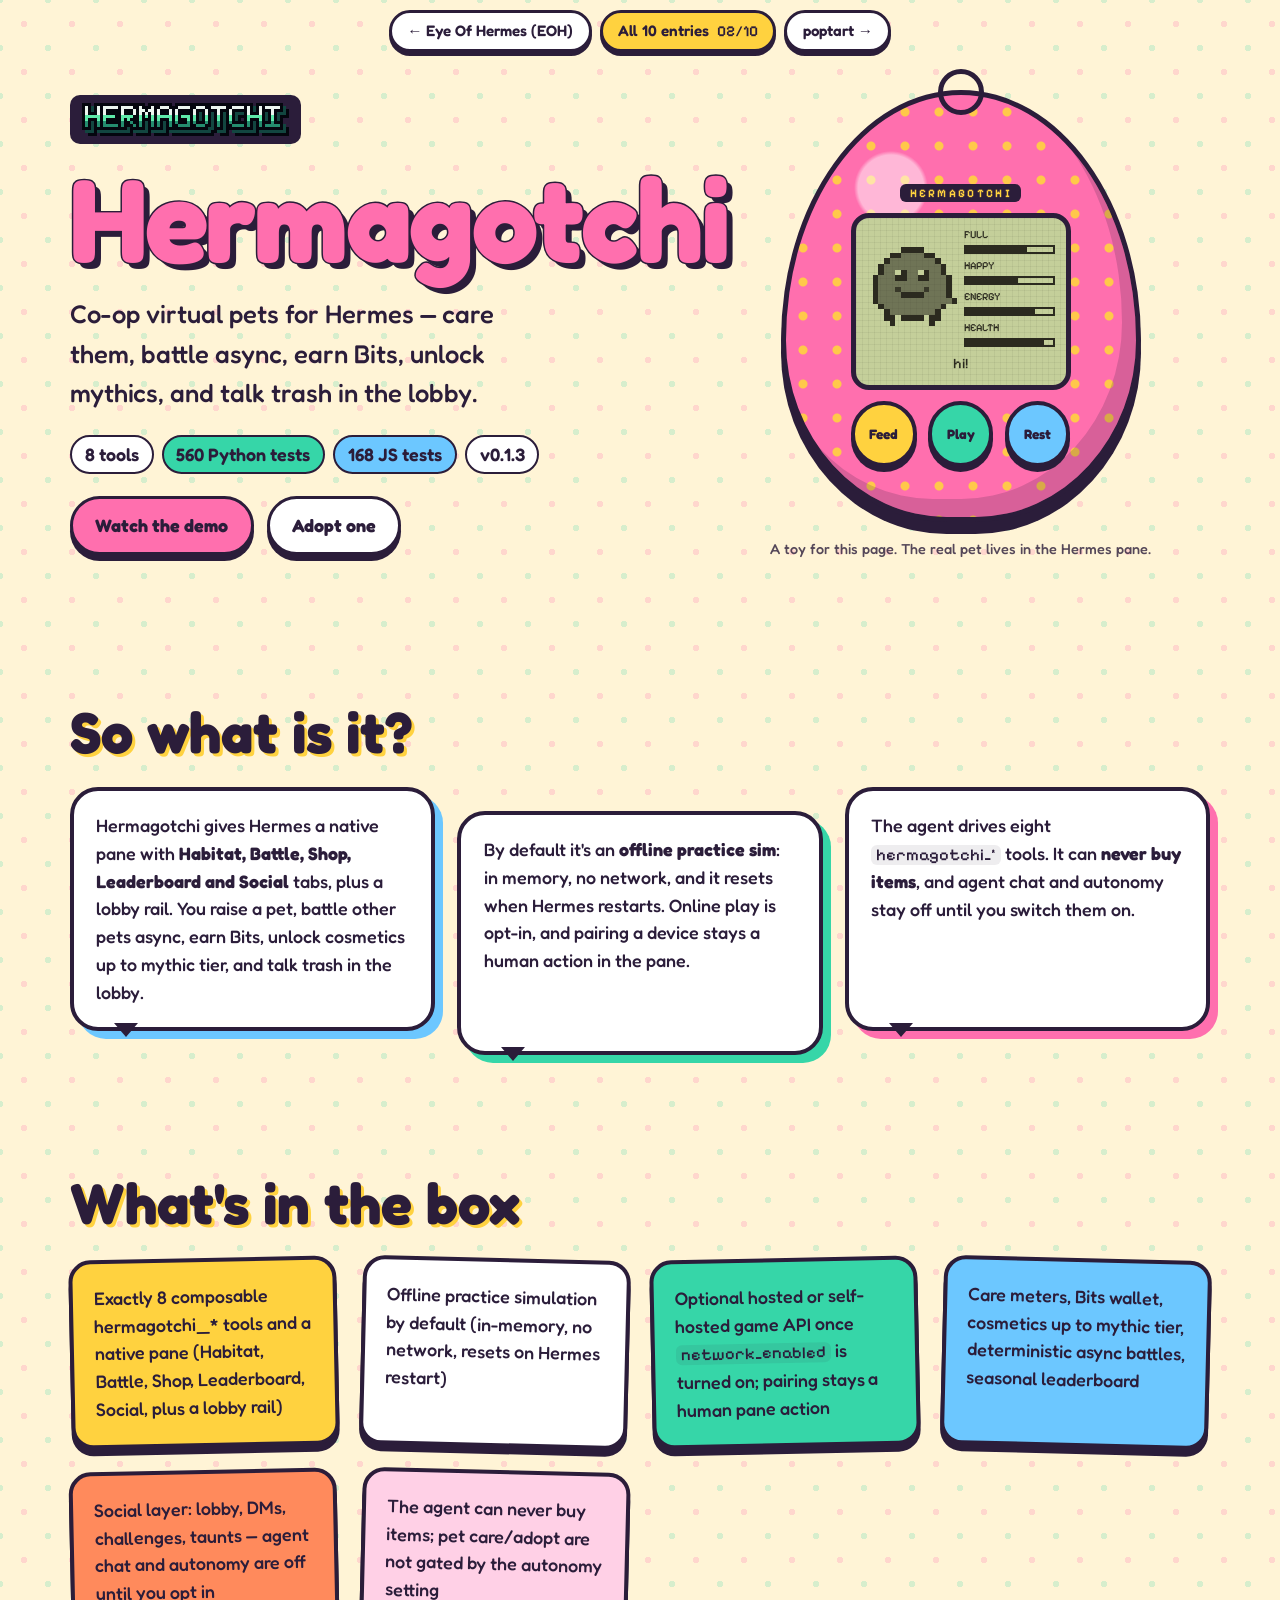
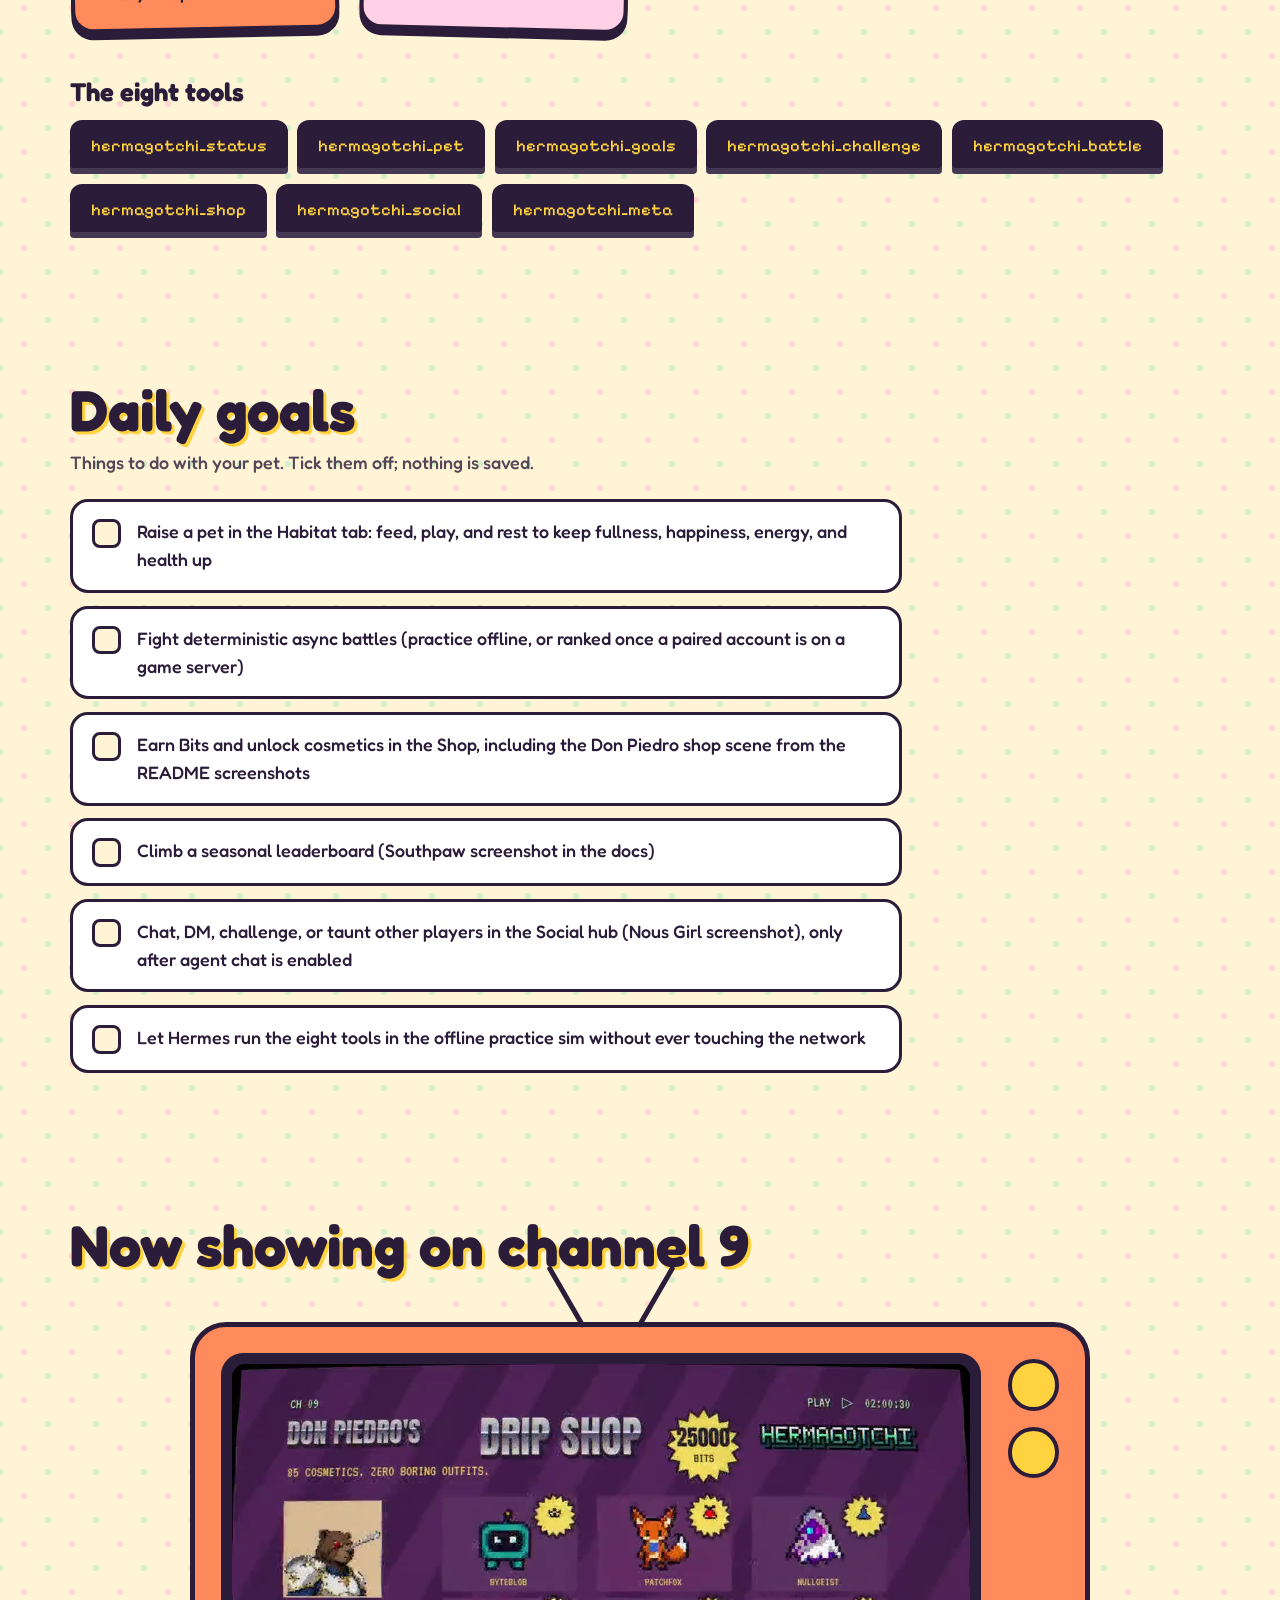
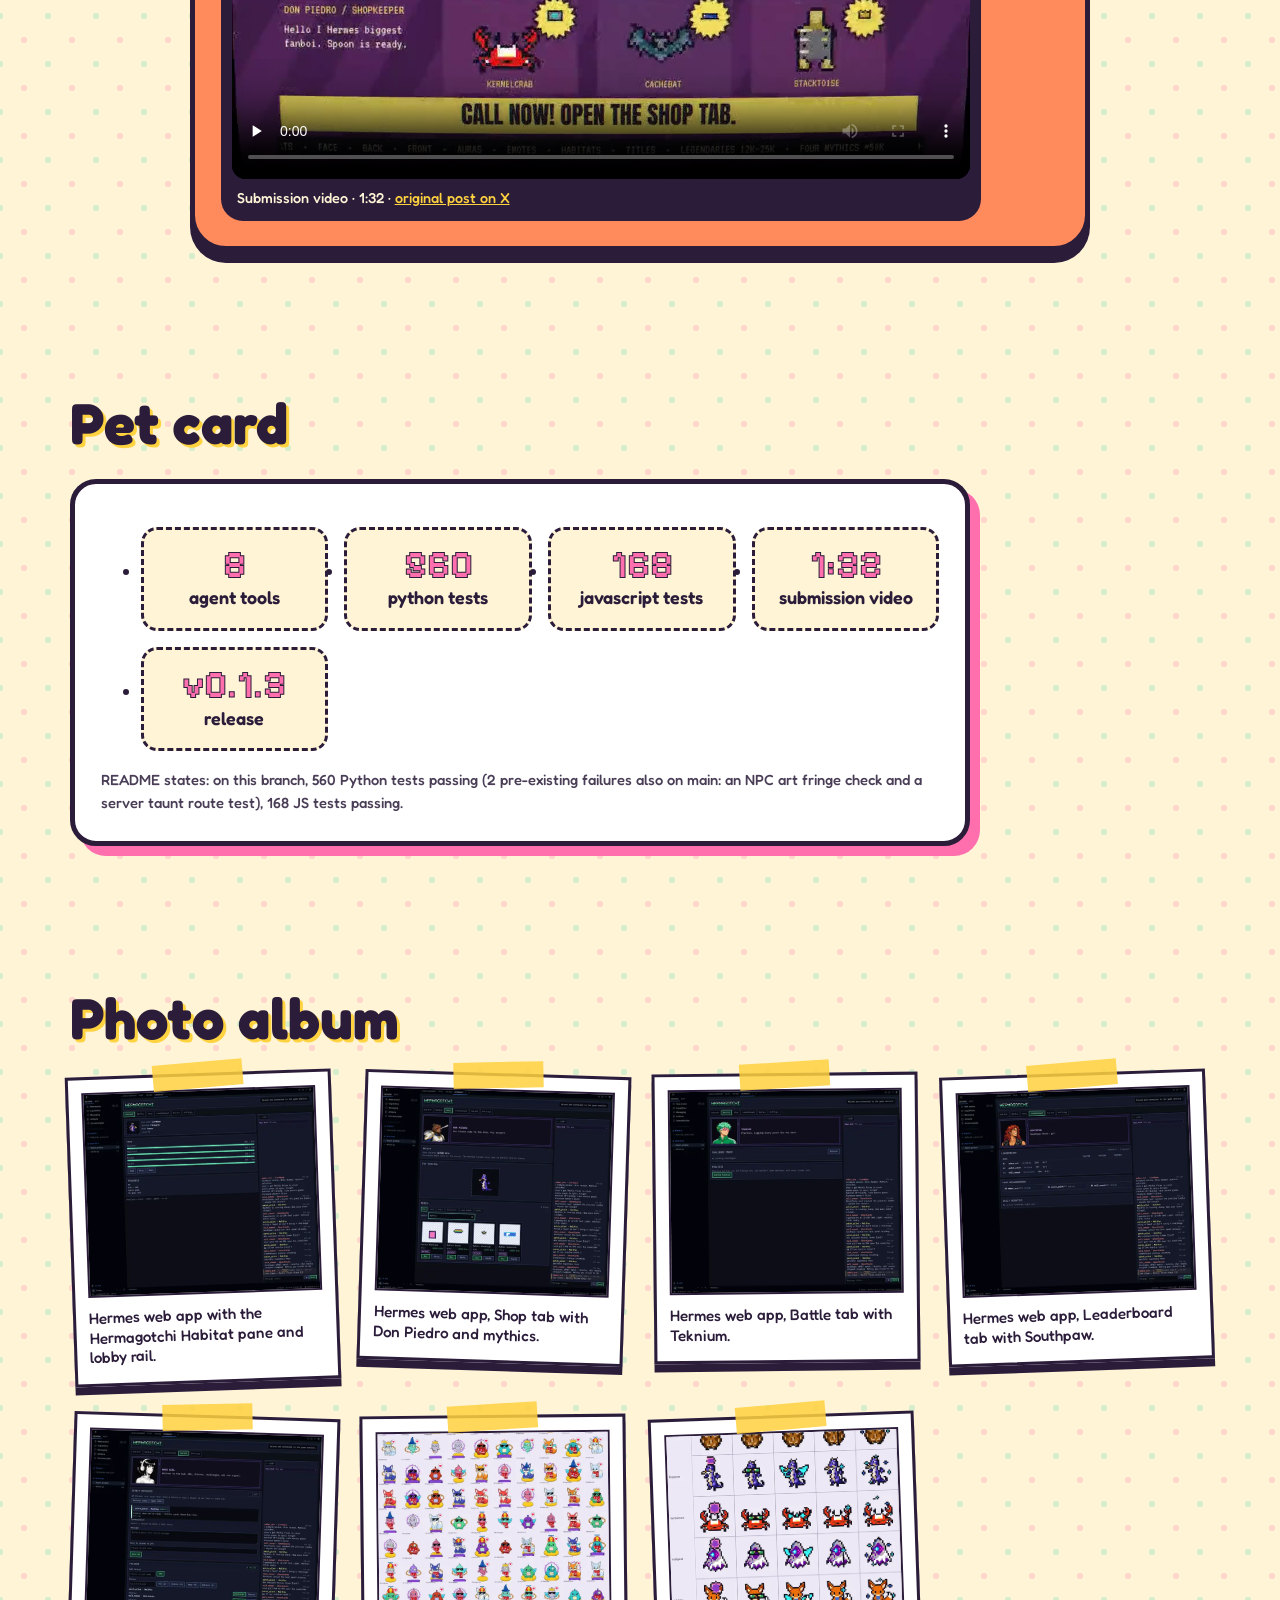
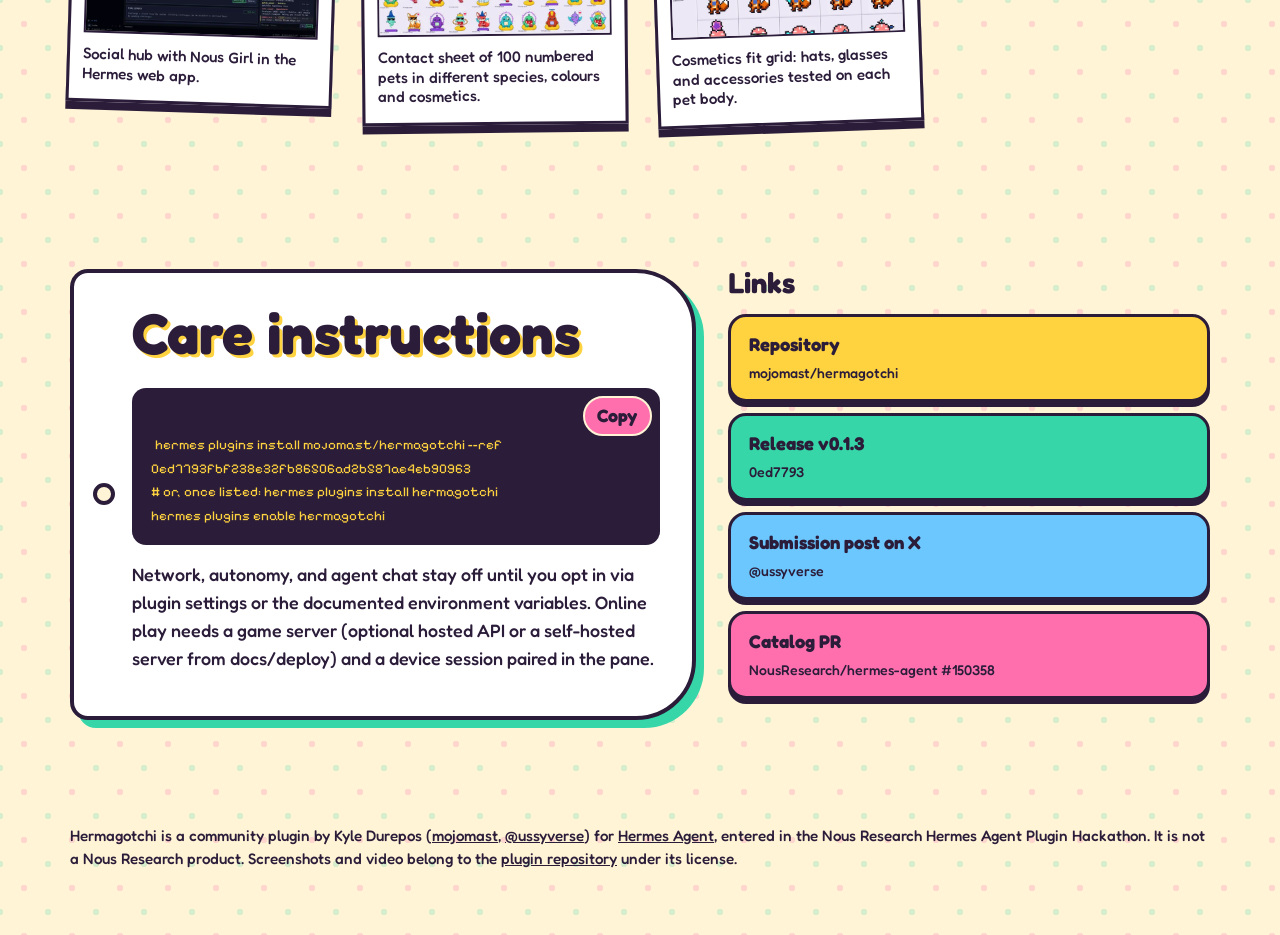
<file: hermagotchi/index.html>
<!doctype html>
<html lang="en">
<head>
<meta charset="utf-8">
<meta name="viewport" content="width=device-width, initial-scale=1">
<title>Hermagotchi — co-op virtual pets for Hermes Agent</title>
<meta name="description" content="Co-op virtual pets for Hermes — care them, battle async, earn Bits, unlock mythics, and talk trash in the lobby.">
<meta name="theme-color" content="#ff6fae">
<meta property="og:title" content="Hermagotchi — co-op virtual pets for Hermes Agent">
<meta property="og:description" content="Co-op virtual pets for Hermes — care them, battle async, earn Bits, unlock mythics, and talk trash in the lobby.">
<meta property="og:image" content="../assets/hermagotchi/poster.jpg">
<link rel="preconnect" href="https://fonts.googleapis.com">
<link rel="preconnect" href="https://fonts.gstatic.com" crossorigin>
<link rel="stylesheet" href="https://fonts.googleapis.com/css2?family=Fredoka:wght@400;500;600;700&family=Pixelify+Sans:wght@400;700&display=swap">
<link rel="stylesheet" href="../shared/base.css">
<link rel="stylesheet" href="style.css">
<script src="../shared/site.js" defer></script>

</head>
<body class="">
<a class="skip" href="#main">Skip to content</a>

<nav class="entry-nav" aria-label="Entries">
  <a class="n-prev" href="../eoh/" rel="prev" aria-label="Previous entry: Eye Of Hermes (EOH)"><span aria-hidden="true">←</span> <span class="n-txt">Eye Of Hermes (EOH)</span><span class="n-alt">Prev</span></a>
  <a class="n-home" href="../">All 10 entries <span class="n-count">02/10</span></a>
  <a class="n-next" href="../poptart/" rel="next" aria-label="Next entry: poptart"><span class="n-txt">poptart</span><span class="n-alt">Next</span> <span aria-hidden="true">→</span></a>
</nav>
<main id="main">
  <section class="hero" aria-labelledby="t">
    <div class="hero-copy">
      <img class="wordmark" src="../assets/hermagotchi/img/wordmark.png" width="207" height="33" alt="Hermagotchi wordmark">
      <h1 id="t">Hermagotchi</h1>
      <p class="lede">Co-op virtual pets for Hermes — care them, battle async, earn Bits, unlock mythics, and talk trash in the lobby.</p>
      <p class="pills"><span>8 tools</span><span>560 Python tests</span><span>168 JS tests</span><span>v0.1.3</span></p>
      <p class="cta"><a class="btn pink" href="#tv">Watch the demo</a> <a class="btn" href="#adopt">Adopt one</a></p>
    </div>
    <div class="device-wrap">
      <div class="egg" role="group" aria-labelledby="toy-h">
        <span class="ring" aria-hidden="true"></span>
        <p class="egg-brand" aria-hidden="true">HERMAGOTCHI</p>
        <div class="lcd">
          <p id="toy-h" class="sr-only">Toy pet for this page. The real pets live in the Hermes pane.</p>
          <svg class="pet" viewBox="0 0 16 14" shape-rendering="crispEdges" aria-hidden="true"><rect x="6" y="0" width="1" height="1" fill="#2b2a1f" fill-opacity="1"/><rect x="7" y="0" width="1" height="1" fill="#2b2a1f" fill-opacity="1"/><rect x="8" y="0" width="1" height="1" fill="#2b2a1f" fill-opacity="1"/><rect x="9" y="0" width="1" height="1" fill="#2b2a1f" fill-opacity="1"/><rect x="4" y="1" width="1" height="1" fill="#2b2a1f" fill-opacity="1"/><rect x="5" y="1" width="1" height="1" fill="#2b2a1f" fill-opacity="1"/><rect x="6" y="1" width="1" height="1" fill="#2b2a1f" fill-opacity="0.55"/><rect x="7" y="1" width="1" height="1" fill="#2b2a1f" fill-opacity="0.55"/><rect x="8" y="1" width="1" height="1" fill="#2b2a1f" fill-opacity="0.55"/><rect x="9" y="1" width="1" height="1" fill="#2b2a1f" fill-opacity="0.55"/><rect x="10" y="1" width="1" height="1" fill="#2b2a1f" fill-opacity="1"/><rect x="11" y="1" width="1" height="1" fill="#2b2a1f" fill-opacity="1"/><rect x="3" y="2" width="1" height="1" fill="#2b2a1f" fill-opacity="1"/><rect x="4" y="2" width="1" height="1" fill="#2b2a1f" fill-opacity="0.55"/><rect x="5" y="2" width="1" height="1" fill="#2b2a1f" fill-opacity="0.55"/><rect x="6" y="2" width="1" height="1" fill="#2b2a1f" fill-opacity="0.55"/><rect x="7" y="2" width="1" height="1" fill="#2b2a1f" fill-opacity="0.55"/><rect x="8" y="2" width="1" height="1" fill="#2b2a1f" fill-opacity="0.55"/><rect x="9" y="2" width="1" height="1" fill="#2b2a1f" fill-opacity="0.55"/><rect x="10" y="2" width="1" height="1" fill="#2b2a1f" fill-opacity="0.55"/><rect x="11" y="2" width="1" height="1" fill="#2b2a1f" fill-opacity="0.55"/><rect x="12" y="2" width="1" height="1" fill="#2b2a1f" fill-opacity="1"/><rect x="2" y="3" width="1" height="1" fill="#2b2a1f" fill-opacity="1"/><rect x="3" y="3" width="1" height="1" fill="#2b2a1f" fill-opacity="0.55"/><rect x="4" y="3" width="1" height="1" fill="#2b2a1f" fill-opacity="0.55"/><rect x="5" y="3" width="1" height="1" fill="#2b2a1f" fill-opacity="0.55"/><rect x="6" y="3" width="1" height="1" fill="#2b2a1f" fill-opacity="0.55"/><rect x="7" y="3" width="1" height="1" fill="#2b2a1f" fill-opacity="0.55"/><rect x="8" y="3" width="1" height="1" fill="#2b2a1f" fill-opacity="0.55"/><rect x="9" y="3" width="1" height="1" fill="#2b2a1f" fill-opacity="0.55"/><rect x="10" y="3" width="1" height="1" fill="#2b2a1f" fill-opacity="0.55"/><rect x="11" y="3" width="1" height="1" fill="#2b2a1f" fill-opacity="0.55"/><rect x="12" y="3" width="1" height="1" fill="#2b2a1f" fill-opacity="0.55"/><rect x="13" y="3" width="1" height="1" fill="#2b2a1f" fill-opacity="1"/><rect x="2" y="4" width="1" height="1" fill="#2b2a1f" fill-opacity="1"/><rect x="3" y="4" width="1" height="1" fill="#2b2a1f" fill-opacity="0.55"/><rect x="4" y="4" width="1" height="1" fill="#2b2a1f" fill-opacity="0.55"/><rect x="5" y="4" width="1" height="1" fill="#c4cf9a" fill-opacity="1"/><rect x="6" y="4" width="1" height="1" fill="#2b2a1f" fill-opacity="1"/><rect x="7" y="4" width="1" height="1" fill="#2b2a1f" fill-opacity="0.55"/><rect x="8" y="4" width="1" height="1" fill="#2b2a1f" fill-opacity="0.55"/><rect x="9" y="4" width="1" height="1" fill="#c4cf9a" fill-opacity="1"/><rect x="10" y="4" width="1" height="1" fill="#2b2a1f" fill-opacity="1"/><rect x="11" y="4" width="1" height="1" fill="#2b2a1f" fill-opacity="0.55"/><rect x="12" y="4" width="1" height="1" fill="#2b2a1f" fill-opacity="0.55"/><rect x="13" y="4" width="1" height="1" fill="#2b2a1f" fill-opacity="1"/><rect x="1" y="5" width="1" height="1" fill="#2b2a1f" fill-opacity="1"/><rect x="2" y="5" width="1" height="1" fill="#2b2a1f" fill-opacity="0.55"/><rect x="3" y="5" width="1" height="1" fill="#2b2a1f" fill-opacity="0.55"/><rect x="4" y="5" width="1" height="1" fill="#2b2a1f" fill-opacity="0.55"/><rect x="5" y="5" width="1" height="1" fill="#2b2a1f" fill-opacity="1"/><rect x="6" y="5" width="1" height="1" fill="#2b2a1f" fill-opacity="1"/><rect x="7" y="5" width="1" height="1" fill="#2b2a1f" fill-opacity="0.55"/><rect x="8" y="5" width="1" height="1" fill="#2b2a1f" fill-opacity="0.55"/><rect x="9" y="5" width="1" height="1" fill="#2b2a1f" fill-opacity="1"/><rect x="10" y="5" width="1" height="1" fill="#2b2a1f" fill-opacity="1"/><rect x="11" y="5" width="1" height="1" fill="#2b2a1f" fill-opacity="0.55"/><rect x="12" y="5" width="1" height="1" fill="#2b2a1f" fill-opacity="0.55"/><rect x="13" y="5" width="1" height="1" fill="#2b2a1f" fill-opacity="0.55"/><rect x="14" y="5" width="1" height="1" fill="#2b2a1f" fill-opacity="1"/><rect x="1" y="6" width="1" height="1" fill="#2b2a1f" fill-opacity="1"/><rect x="2" y="6" width="1" height="1" fill="#2b2a1f" fill-opacity="0.55"/><rect x="3" y="6" width="1" height="1" fill="#2b2a1f" fill-opacity="0.55"/><rect x="4" y="6" width="1" height="1" fill="#2b2a1f" fill-opacity="0.55"/><rect x="5" y="6" width="1" height="1" fill="#2b2a1f" fill-opacity="0.55"/><rect x="6" y="6" width="1" height="1" fill="#2b2a1f" fill-opacity="0.55"/><rect x="7" y="6" width="1" height="1" fill="#2b2a1f" fill-opacity="0.55"/><rect x="8" y="6" width="1" height="1" fill="#2b2a1f" fill-opacity="0.55"/><rect x="9" y="6" width="1" height="1" fill="#2b2a1f" fill-opacity="0.55"/><rect x="10" y="6" width="1" height="1" fill="#2b2a1f" fill-opacity="0.55"/><rect x="11" y="6" width="1" height="1" fill="#2b2a1f" fill-opacity="0.55"/><rect x="12" y="6" width="1" height="1" fill="#2b2a1f" fill-opacity="0.55"/><rect x="13" y="6" width="1" height="1" fill="#2b2a1f" fill-opacity="0.55"/><rect x="14" y="6" width="1" height="1" fill="#2b2a1f" fill-opacity="1"/><rect x="1" y="7" width="1" height="1" fill="#2b2a1f" fill-opacity="1"/><rect x="2" y="7" width="1" height="1" fill="#2b2a1f" fill-opacity="0.55"/><rect x="3" y="7" width="1" height="1" fill="#2b2a1f" fill-opacity="0.55"/><rect x="4" y="7" width="1" height="1" fill="#2b2a1f" fill-opacity="0.55"/><rect x="5" y="7" width="1" height="1" fill="#2b2a1f" fill-opacity="0.9"/><rect x="6" y="7" width="1" height="1" fill="#2b2a1f" fill-opacity="0.55"/><rect x="7" y="7" width="1" height="1" fill="#2b2a1f" fill-opacity="0.55"/><rect x="8" y="7" width="1" height="1" fill="#2b2a1f" fill-opacity="0.55"/><rect x="9" y="7" width="1" height="1" fill="#2b2a1f" fill-opacity="0.55"/><rect x="10" y="7" width="1" height="1" fill="#2b2a1f" fill-opacity="0.9"/><rect x="11" y="7" width="1" height="1" fill="#2b2a1f" fill-opacity="0.55"/><rect x="12" y="7" width="1" height="1" fill="#2b2a1f" fill-opacity="0.55"/><rect x="13" y="7" width="1" height="1" fill="#2b2a1f" fill-opacity="0.55"/><rect x="14" y="7" width="1" height="1" fill="#2b2a1f" fill-opacity="1"/><rect x="1" y="8" width="1" height="1" fill="#2b2a1f" fill-opacity="1"/><rect x="2" y="8" width="1" height="1" fill="#2b2a1f" fill-opacity="0.55"/><rect x="3" y="8" width="1" height="1" fill="#2b2a1f" fill-opacity="0.55"/><rect x="4" y="8" width="1" height="1" fill="#2b2a1f" fill-opacity="0.55"/><rect x="5" y="8" width="1" height="1" fill="#2b2a1f" fill-opacity="0.55"/><rect x="6" y="8" width="1" height="1" fill="#2b2a1f" fill-opacity="1"/><rect x="7" y="8" width="1" height="1" fill="#2b2a1f" fill-opacity="1"/><rect x="8" y="8" width="1" height="1" fill="#2b2a1f" fill-opacity="1"/><rect x="9" y="8" width="1" height="1" fill="#2b2a1f" fill-opacity="1"/><rect x="10" y="8" width="1" height="1" fill="#2b2a1f" fill-opacity="0.55"/><rect x="11" y="8" width="1" height="1" fill="#2b2a1f" fill-opacity="0.55"/><rect x="12" y="8" width="1" height="1" fill="#2b2a1f" fill-opacity="0.55"/><rect x="13" y="8" width="1" height="1" fill="#2b2a1f" fill-opacity="0.55"/><rect x="14" y="8" width="1" height="1" fill="#2b2a1f" fill-opacity="1"/><rect x="1" y="9" width="1" height="1" fill="#2b2a1f" fill-opacity="1"/><rect x="2" y="9" width="1" height="1" fill="#2b2a1f" fill-opacity="0.55"/><rect x="3" y="9" width="1" height="1" fill="#2b2a1f" fill-opacity="0.55"/><rect x="4" y="9" width="1" height="1" fill="#2b2a1f" fill-opacity="0.55"/><rect x="5" y="9" width="1" height="1" fill="#2b2a1f" fill-opacity="0.55"/><rect x="6" y="9" width="1" height="1" fill="#2b2a1f" fill-opacity="0.55"/><rect x="7" y="9" width="1" height="1" fill="#2b2a1f" fill-opacity="0.55"/><rect x="8" y="9" width="1" height="1" fill="#2b2a1f" fill-opacity="0.55"/><rect x="9" y="9" width="1" height="1" fill="#2b2a1f" fill-opacity="0.55"/><rect x="10" y="9" width="1" height="1" fill="#2b2a1f" fill-opacity="0.55"/><rect x="11" y="9" width="1" height="1" fill="#2b2a1f" fill-opacity="0.55"/><rect x="12" y="9" width="1" height="1" fill="#2b2a1f" fill-opacity="0.55"/><rect x="13" y="9" width="1" height="1" fill="#2b2a1f" fill-opacity="0.55"/><rect x="14" y="9" width="1" height="1" fill="#2b2a1f" fill-opacity="0.55"/><rect x="15" y="9" width="1" height="1" fill="#2b2a1f" fill-opacity="1"/><rect x="2" y="10" width="1" height="1" fill="#2b2a1f" fill-opacity="1"/><rect x="3" y="10" width="1" height="1" fill="#2b2a1f" fill-opacity="0.55"/><rect x="4" y="10" width="1" height="1" fill="#2b2a1f" fill-opacity="0.55"/><rect x="5" y="10" width="1" height="1" fill="#2b2a1f" fill-opacity="0.55"/><rect x="6" y="10" width="1" height="1" fill="#2b2a1f" fill-opacity="0.55"/><rect x="7" y="10" width="1" height="1" fill="#2b2a1f" fill-opacity="0.55"/><rect x="8" y="10" width="1" height="1" fill="#2b2a1f" fill-opacity="0.55"/><rect x="9" y="10" width="1" height="1" fill="#2b2a1f" fill-opacity="0.55"/><rect x="10" y="10" width="1" height="1" fill="#2b2a1f" fill-opacity="0.55"/><rect x="11" y="10" width="1" height="1" fill="#2b2a1f" fill-opacity="0.55"/><rect x="12" y="10" width="1" height="1" fill="#2b2a1f" fill-opacity="0.55"/><rect x="13" y="10" width="1" height="1" fill="#2b2a1f" fill-opacity="1"/><rect x="3" y="11" width="1" height="1" fill="#2b2a1f" fill-opacity="1"/><rect x="4" y="11" width="1" height="1" fill="#2b2a1f" fill-opacity="0.55"/><rect x="5" y="11" width="1" height="1" fill="#2b2a1f" fill-opacity="0.55"/><rect x="6" y="11" width="1" height="1" fill="#2b2a1f" fill-opacity="0.55"/><rect x="7" y="11" width="1" height="1" fill="#2b2a1f" fill-opacity="0.55"/><rect x="8" y="11" width="1" height="1" fill="#2b2a1f" fill-opacity="0.55"/><rect x="9" y="11" width="1" height="1" fill="#2b2a1f" fill-opacity="0.55"/><rect x="10" y="11" width="1" height="1" fill="#2b2a1f" fill-opacity="0.55"/><rect x="11" y="11" width="1" height="1" fill="#2b2a1f" fill-opacity="0.55"/><rect x="12" y="11" width="1" height="1" fill="#2b2a1f" fill-opacity="1"/><rect x="3" y="12" width="1" height="1" fill="#2b2a1f" fill-opacity="1"/><rect x="4" y="12" width="1" height="1" fill="#2b2a1f" fill-opacity="1"/><rect x="6" y="12" width="1" height="1" fill="#2b2a1f" fill-opacity="1"/><rect x="7" y="12" width="1" height="1" fill="#2b2a1f" fill-opacity="1"/><rect x="8" y="12" width="1" height="1" fill="#2b2a1f" fill-opacity="1"/><rect x="9" y="12" width="1" height="1" fill="#2b2a1f" fill-opacity="1"/><rect x="11" y="12" width="1" height="1" fill="#2b2a1f" fill-opacity="1"/><rect x="12" y="12" width="1" height="1" fill="#2b2a1f" fill-opacity="1"/><rect x="4" y="13" width="1" height="1" fill="#2b2a1f" fill-opacity="1"/><rect x="11" y="13" width="1" height="1" fill="#2b2a1f" fill-opacity="1"/></svg>
          <ul class="meters" aria-label="Toy pet meters">
            <li><span>FULL</span><meter min="0" max="100" value="70" data-m="full">70</meter></li>
            <li><span>HAPPY</span><meter min="0" max="100" value="60" data-m="happy">60</meter></li>
            <li><span>ENERGY</span><meter min="0" max="100" value="80" data-m="energy">80</meter></li>
            <li><span>HEALTH</span><meter min="0" max="100" value="90" data-m="health">90</meter></li>
          </ul>
          <p class="lcd-msg" aria-live="polite">hi!</p>
        </div>
        <div class="egg-btns">
          <button type="button" data-act="feed">Feed</button>
          <button type="button" data-act="play">Play</button>
          <button type="button" data-act="rest">Rest</button>
        </div>
      </div>
      <p class="toy-note">A toy for this page. The real pet lives in the Hermes pane.</p>
    </div>
  </section>

  <section class="what" data-reveal aria-labelledby="what-h">
    <h2 id="what-h">So what is it?</h2>
    <div class="bubbles">
      <p class="bubble">Hermagotchi gives Hermes a native pane with <b>Habitat, Battle, Shop, Leaderboard and Social</b> tabs, plus a lobby rail. You raise a pet, battle other pets async, earn Bits, unlock cosmetics up to mythic tier, and talk trash in the lobby.</p>
      <p class="bubble b2">By default it's an <b>offline practice sim</b>: in memory, no network, and it resets when Hermes restarts. Online play is opt-in, and pairing a device stays a human action in the pane.</p>
      <p class="bubble b3">The agent drives eight <code>hermagotchi_*</code> tools. It can <b>never buy items</b>, and agent chat and autonomy stay off until you switch them on.</p>
    </div>
  </section>

  <section class="feats" data-reveal aria-labelledby="feat-h">
    <h2 id="feat-h">What's in the box</h2>
    <ul class="stickers">
      <li class="s0"><p>Exactly 8 composable hermagotchi_* tools and a native pane (Habitat, Battle, Shop, Leaderboard, Social, plus a lobby rail)</p></li>
      <li class="s1"><p>Offline practice simulation by default (in-memory, no network, resets on Hermes restart)</p></li>
      <li class="s2"><p>Optional hosted or self-hosted game API once <code>network_enabled</code> is turned on; pairing stays a human pane action</p></li>
      <li class="s3"><p>Care meters, Bits wallet, cosmetics up to mythic tier, deterministic async battles, seasonal leaderboard</p></li>
      <li class="s4"><p>Social layer: lobby, DMs, challenges, taunts — agent chat and autonomy are off until you opt in</p></li>
      <li class="s5"><p>The agent can never buy items; pet care/adopt are not gated by the autonomy setting</p></li>
    </ul>
    <h3 class="carts-h">The eight tools</h3>
    <ul class="carts">
      <li><code>hermagotchi_status</code></li>
      <li><code>hermagotchi_pet</code></li>
      <li><code>hermagotchi_goals</code></li>
      <li><code>hermagotchi_challenge</code></li>
      <li><code>hermagotchi_battle</code></li>
      <li><code>hermagotchi_shop</code></li>
      <li><code>hermagotchi_social</code></li>
      <li><code>hermagotchi_meta</code></li>
    </ul>
  </section>

  <section class="goals" data-reveal aria-labelledby="goals-h">
    <h2 id="goals-h">Daily goals</h2>
    <p class="sub">Things to do with your pet. Tick them off; nothing is saved.</p>
    <ul class="checklist">
      <li><input type="checkbox" id="g0"><label for="g0">Raise a pet in the Habitat tab: feed, play, and rest to keep fullness, happiness, energy, and health up</label></li>
      <li><input type="checkbox" id="g1"><label for="g1">Fight deterministic async battles (practice offline, or ranked once a paired account is on a game server)</label></li>
      <li><input type="checkbox" id="g2"><label for="g2">Earn Bits and unlock cosmetics in the Shop, including the Don Piedro shop scene from the README screenshots</label></li>
      <li><input type="checkbox" id="g3"><label for="g3">Climb a seasonal leaderboard (Southpaw screenshot in the docs)</label></li>
      <li><input type="checkbox" id="g4"><label for="g4">Chat, DM, challenge, or taunt other players in the Social hub (Nous Girl screenshot), only after agent chat is enabled</label></li>
      <li><input type="checkbox" id="g5"><label for="g5">Let Hermes run the eight tools in the offline practice sim without ever touching the network</label></li>
    </ul>
  </section>

  <section class="tv-sec" id="tv" data-reveal aria-labelledby="tv-h">
    <h2 id="tv-h">Now showing on channel 9</h2>
    <div class="tv">
      <span class="ant" aria-hidden="true"></span>
      <div class="tv-screen"><figure class="vid">
  <video controls preload="none" playsinline width="1280" height="720" poster="../assets/hermagotchi/poster.jpg" aria-label="Hermagotchi submission video, 1:32">
    <source src="../assets/hermagotchi/video.mp4" type="video/mp4">
    <a href="../assets/hermagotchi/video.mp4">Download the Hermagotchi submission video (MP4)</a>
  </video>
  <figcaption>Submission video · 1:32 · <a href="https://x.com/ussyverse/status/2118850720669859883">original post on X</a></figcaption>
</figure></div>
      <span class="knobs" aria-hidden="true"><i></i><i></i></span>
    </div>
  </section>

  <section class="card-sec" data-reveal aria-labelledby="stats-h">
    <h2 id="stats-h">Pet card</h2>
    <div class="petcard">
      <ul>
        <li><strong>8</strong><span>agent tools</span></li>
        <li><strong>560</strong><span>python tests</span></li>
        <li><strong>168</strong><span>javascript tests</span></li>
        <li><strong>1:32</strong><span>submission video</span></li>
        <li><strong>v0.1.3</strong><span>release</span></li>
      </ul>
      <p class="small">README states: on this branch, 560 Python tests passing (2 pre-existing failures also on main: an NPC art fringe check and a server taunt route test), 168 JS tests passing.</p>
    </div>
  </section>

  <section class="album" data-reveal aria-labelledby="album-h">
    <h2 id="album-h">Photo album</h2>
    <ul class="polaroids" data-gallery aria-label="Hermagotchi screenshots">
  <li class="g-item g-1"><figure>
    <button type="button" class="g-open" data-full="../thumbs/hermagotchi/hero-hermes-habitat.l.webp" data-orig="../assets/hermagotchi/img/hero-hermes-habitat.png" data-caption="Hermes web app with the Hermagotchi Habitat pane and lobby rail." aria-label="Enlarge: Hermes web app with the Hermagotchi Habitat pane and lobby rail."><img src="../thumbs/hermagotchi/hero-hermes-habitat.t.webp" width="640" height="560" alt="Hermes web app with the Hermagotchi Habitat pane and lobby rail." loading="lazy" decoding="async"></button>
    <figcaption>Hermes web app with the Hermagotchi Habitat pane and lobby rail.</figcaption>
  </figure></li>
  <li class="g-item g-2"><figure>
    <button type="button" class="g-open" data-full="../thumbs/hermagotchi/shop-don-piedro.l.webp" data-orig="../assets/hermagotchi/img/shop-don-piedro.png" data-caption="Hermes web app, Shop tab with Don Piedro and mythics." aria-label="Enlarge: Hermes web app, Shop tab with Don Piedro and mythics."><img src="../thumbs/hermagotchi/shop-don-piedro.t.webp" width="640" height="560" alt="Hermes web app, Shop tab with Don Piedro and mythics." loading="lazy" decoding="async"></button>
    <figcaption>Hermes web app, Shop tab with Don Piedro and mythics.</figcaption>
  </figure></li>
  <li class="g-item g-3"><figure>
    <button type="button" class="g-open" data-full="../thumbs/hermagotchi/battle-teknium.l.webp" data-orig="../assets/hermagotchi/img/battle-teknium.png" data-caption="Hermes web app, Battle tab with Teknium." aria-label="Enlarge: Hermes web app, Battle tab with Teknium."><img src="../thumbs/hermagotchi/battle-teknium.t.webp" width="640" height="560" alt="Hermes web app, Battle tab with Teknium." loading="lazy" decoding="async"></button>
    <figcaption>Hermes web app, Battle tab with Teknium.</figcaption>
  </figure></li>
  <li class="g-item g-4"><figure>
    <button type="button" class="g-open" data-full="../thumbs/hermagotchi/leaderboard-southpaw.l.webp" data-orig="../assets/hermagotchi/img/leaderboard-southpaw.png" data-caption="Hermes web app, Leaderboard tab with Southpaw." aria-label="Enlarge: Hermes web app, Leaderboard tab with Southpaw."><img src="../thumbs/hermagotchi/leaderboard-southpaw.t.webp" width="640" height="560" alt="Hermes web app, Leaderboard tab with Southpaw." loading="lazy" decoding="async"></button>
    <figcaption>Hermes web app, Leaderboard tab with Southpaw.</figcaption>
  </figure></li>
  <li class="g-item g-5"><figure>
    <button type="button" class="g-open" data-full="../thumbs/hermagotchi/social-nous-girl.l.webp" data-orig="../assets/hermagotchi/img/social-nous-girl.png" data-caption="Social hub with Nous Girl in the Hermes web app." aria-label="Enlarge: Social hub with Nous Girl in the Hermes web app."><img src="../thumbs/hermagotchi/social-nous-girl.t.webp" width="640" height="560" alt="Social hub with Nous Girl in the Hermes web app." loading="lazy" decoding="async"></button>
    <figcaption>Social hub with Nous Girl in the Hermes web app.</figcaption>
  </figure></li>
  <li class="g-item g-6"><figure>
    <button type="button" class="g-open" data-full="../thumbs/hermagotchi/contact_sheet_100.l.webp" data-orig="../assets/hermagotchi/img/contact_sheet_100.png" data-caption="Contact sheet of 100 numbered pets in different species, colours and cosmetics." aria-label="Enlarge: Contact sheet of 100 numbered pets in different species, colours and cosmetics."><img src="../thumbs/hermagotchi/contact_sheet_100.t.webp" width="640" height="686" alt="Contact sheet of 100 numbered pets in different species, colours and cosmetics." loading="lazy" decoding="async"></button>
    <figcaption>Contact sheet of 100 numbered pets in different species, colours and cosmetics.</figcaption>
  </figure></li>
  <li class="g-item g-7"><figure>
    <button type="button" class="g-open" data-full="../thumbs/hermagotchi/cosmetics_fit_grid_v2.l.webp" data-orig="../assets/hermagotchi/img/cosmetics_fit_grid_v2.png" data-caption="Cosmetics fit grid: hats, glasses and accessories tested on each pet body." aria-label="Enlarge: Cosmetics fit grid: hats, glasses and accessories tested on each pet body."><img src="../thumbs/hermagotchi/cosmetics_fit_grid_v2.t.webp" width="640" height="1176" alt="Cosmetics fit grid: hats, glasses and accessories tested on each pet body." loading="lazy" decoding="async"></button>
    <figcaption>Cosmetics fit grid: hats, glasses and accessories tested on each pet body.</figcaption>
  </figure></li>
</ul>
  </section>

  <section class="adopt" id="adopt" data-reveal aria-labelledby="adopt-h">
    <div class="tag">
      <h2 id="adopt-h">Care instructions</h2>
      <div class="install">
<div class="code-wrap"><pre><code>hermes plugins install mojomast/hermagotchi --ref 0ed7793fbf238e32fb86506ad2b587ae4eb90963
# or, once listed: hermes plugins install hermagotchi
hermes plugins enable hermagotchi</code></pre><button type="button" class="copy" data-copy="hermes plugins install mojomast/hermagotchi --ref 0ed7793fbf238e32fb86506ad2b587ae4eb90963
hermes plugins enable hermagotchi">Copy</button></div>
<p>Network, autonomy, and agent chat stay off until you opt in via plugin settings or the documented environment variables. Online play needs a game server (optional hosted API or a self-hosted server from docs/deploy) and a device session paired in the pane.</p>
</div>
    </div>
    <div class="linkbox">
      <h3>Links</h3>
      <ul class="links">
  <li><a href="https://github.com/mojomast/hermagotchi"><span class="l-label">Repository</span> <span class="l-sub">mojomast/hermagotchi</span></a></li>
  <li><a href="https://github.com/mojomast/hermagotchi/releases/tag/v0.1.3"><span class="l-label">Release v0.1.3</span> <span class="l-sub">0ed7793</span></a></li>
  <li><a href="https://x.com/ussyverse/status/2118850720669859883"><span class="l-label">Submission post on X</span> <span class="l-sub">@ussyverse</span></a></li>
  <li><a href="https://github.com/NousResearch/hermes-agent/pull/150358"><span class="l-label">Catalog PR</span> <span class="l-sub">NousResearch/hermes-agent #150358</span></a></li>
</ul>
    </div>
  </section>
</main>
<footer class="credit">
  <p>Hermagotchi is a community plugin by Kyle Durepos (<a href="https://github.com/mojomast">mojomast</a>, <a href="https://x.com/ussyverse">@ussyverse</a>) for <a href="https://github.com/NousResearch/hermes-agent">Hermes Agent</a>, entered in the Nous Research Hermes Agent Plugin Hackathon. It is not a Nous Research product. Screenshots and video belong to the <a href="https://github.com/mojomast/hermagotchi">plugin repository</a> under its license.</p>
</footer>
<script src="pet.js" defer></script>

<dialog class="lightbox" aria-label="Image viewer">
  <figure><img alt=""><figcaption></figcaption></figure>
  <div class="lb-bar">
    <button type="button" class="lb-prev" aria-label="Previous image">←</button>
    <span class="lb-count" aria-live="polite"></span>
    <button type="button" class="lb-next" aria-label="Next image">→</button>
    <a class="lb-orig" href="#">Original</a>
    <button type="button" class="lb-close" aria-label="Close image viewer">✕</button>
  </div>
</dialog>
</body>
</html>
</file>
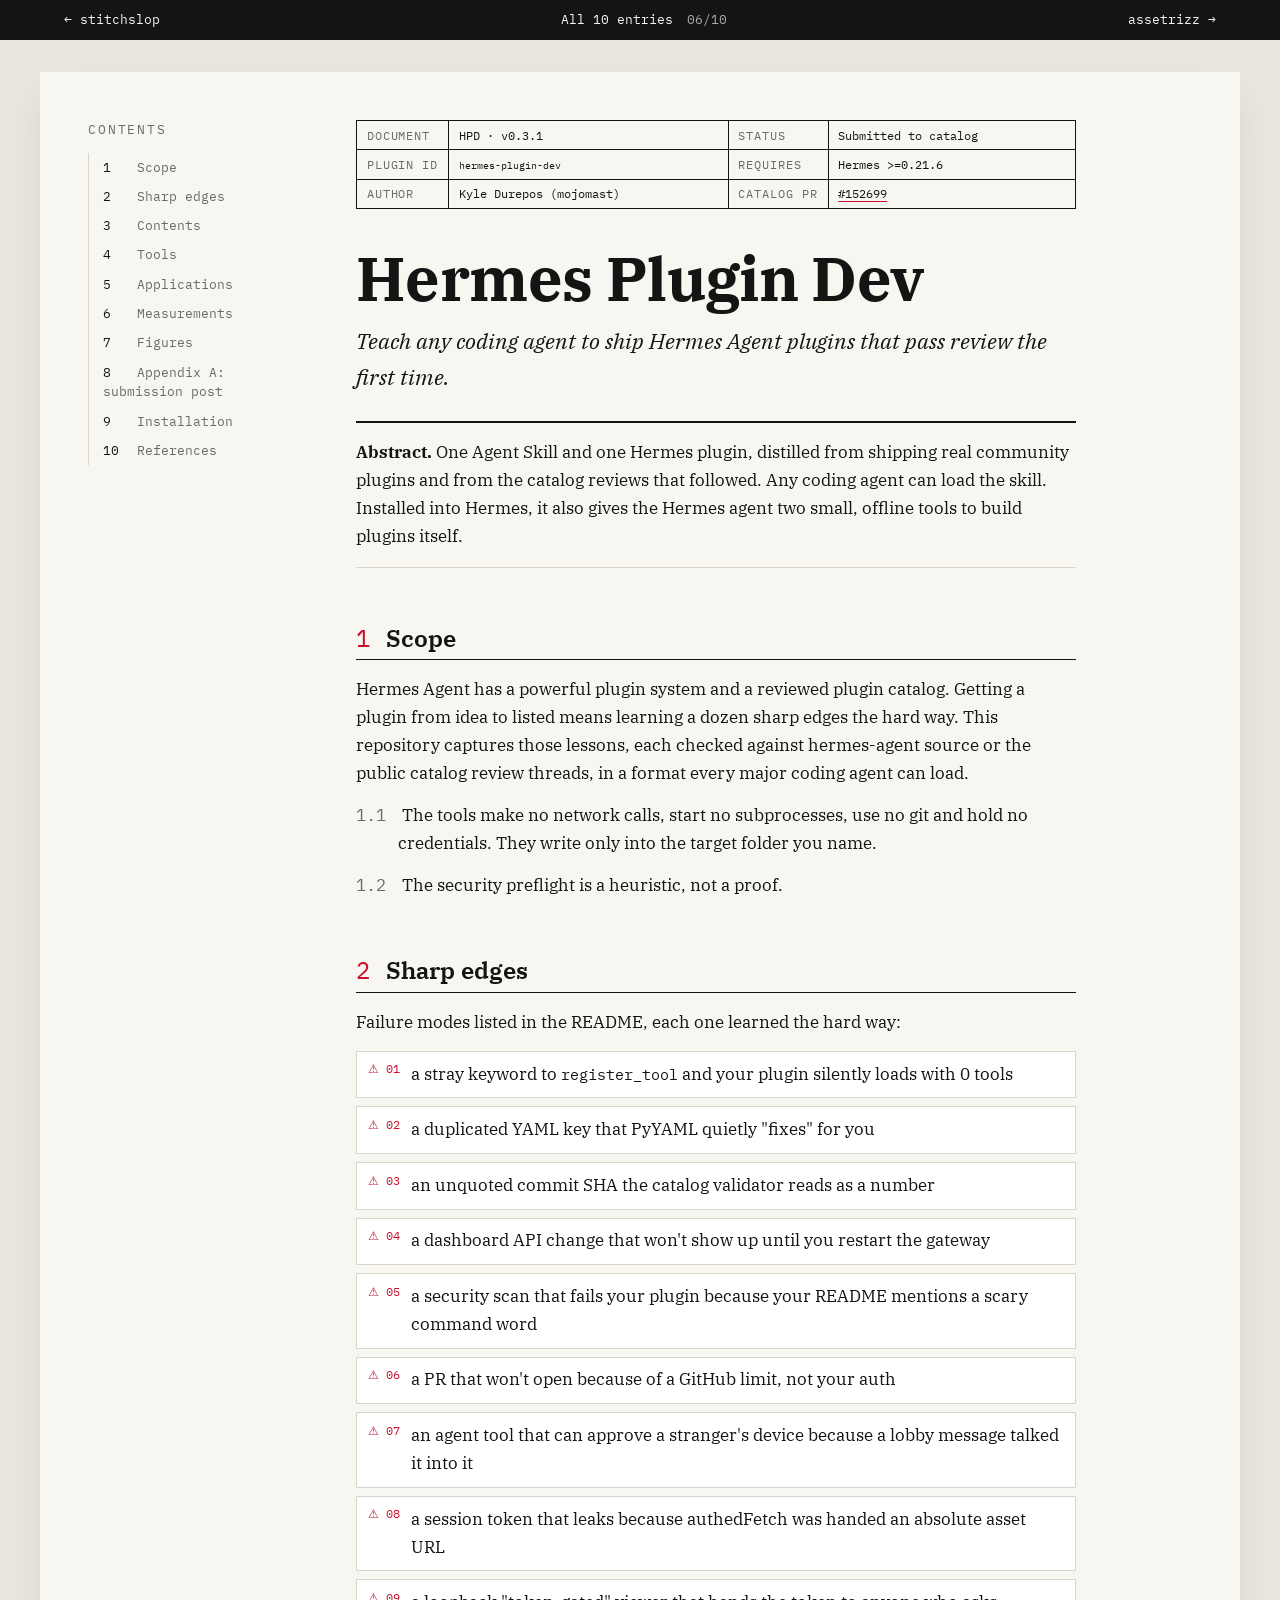
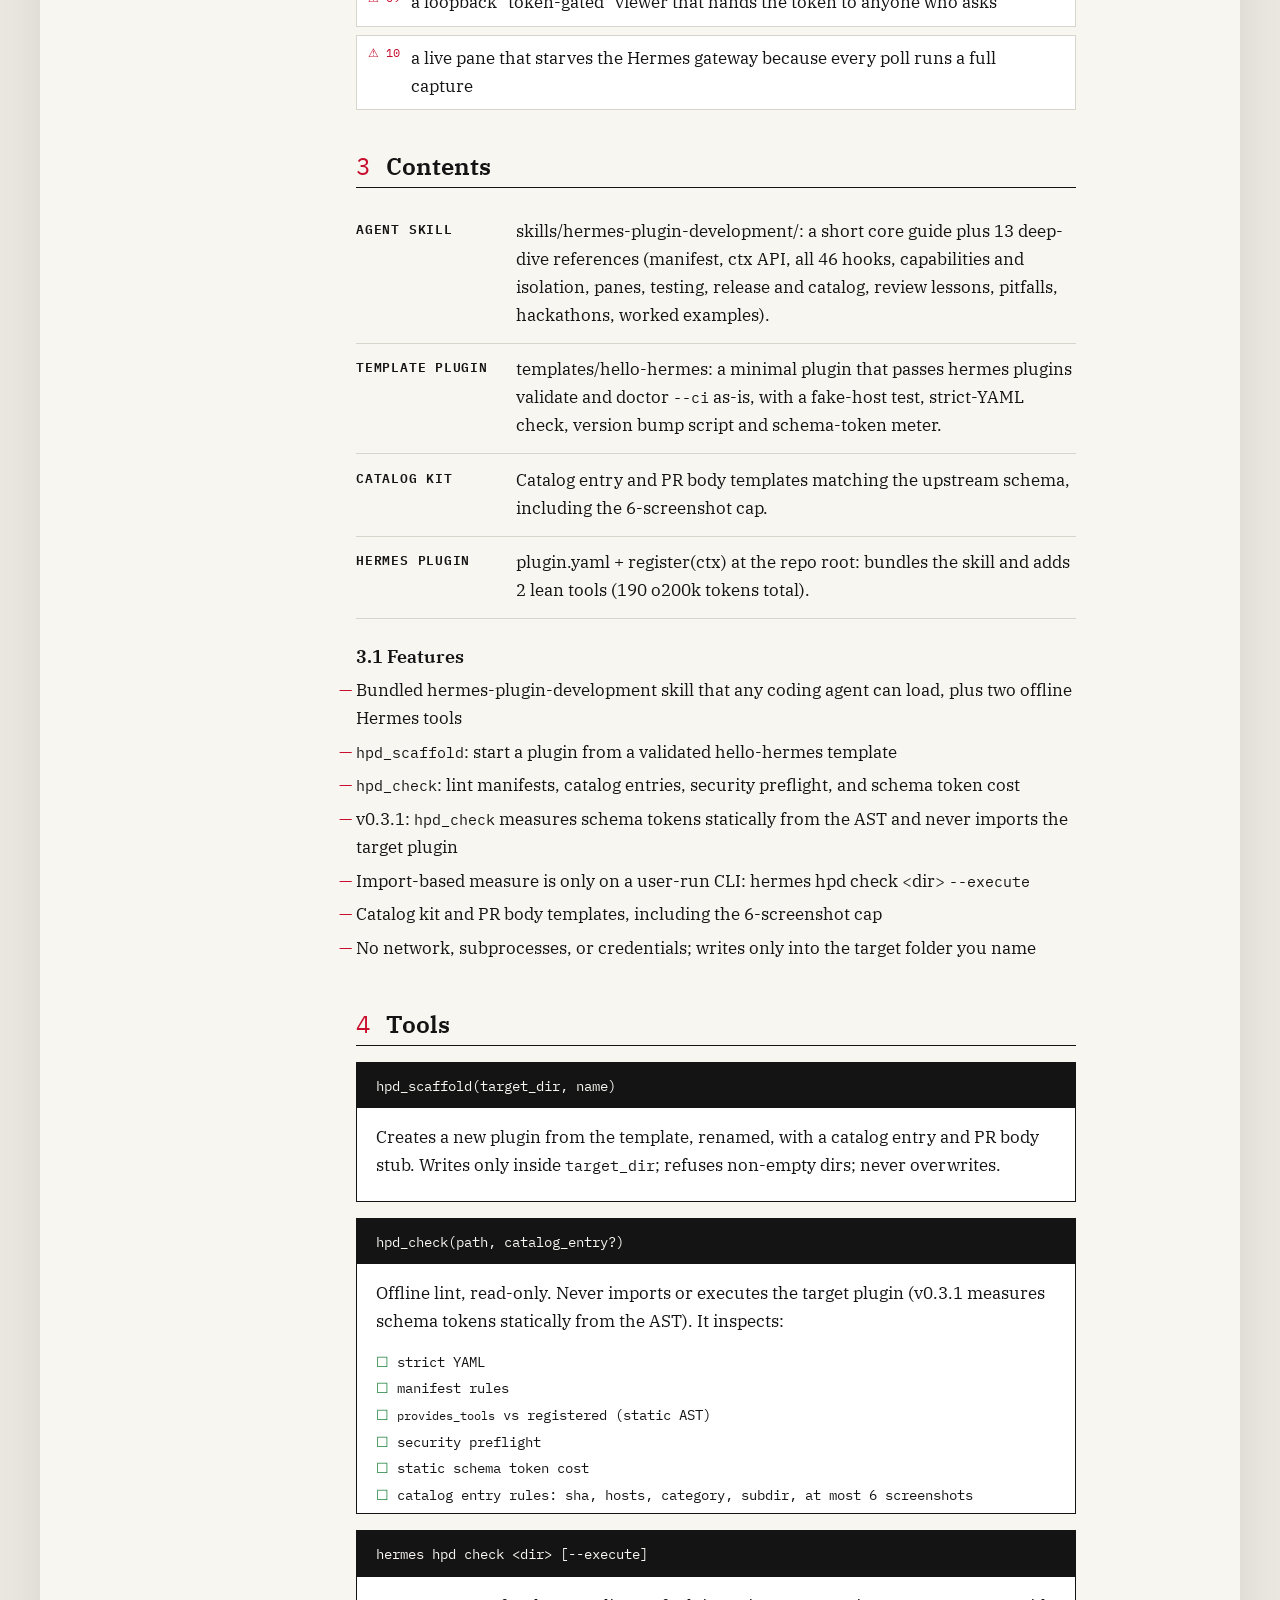
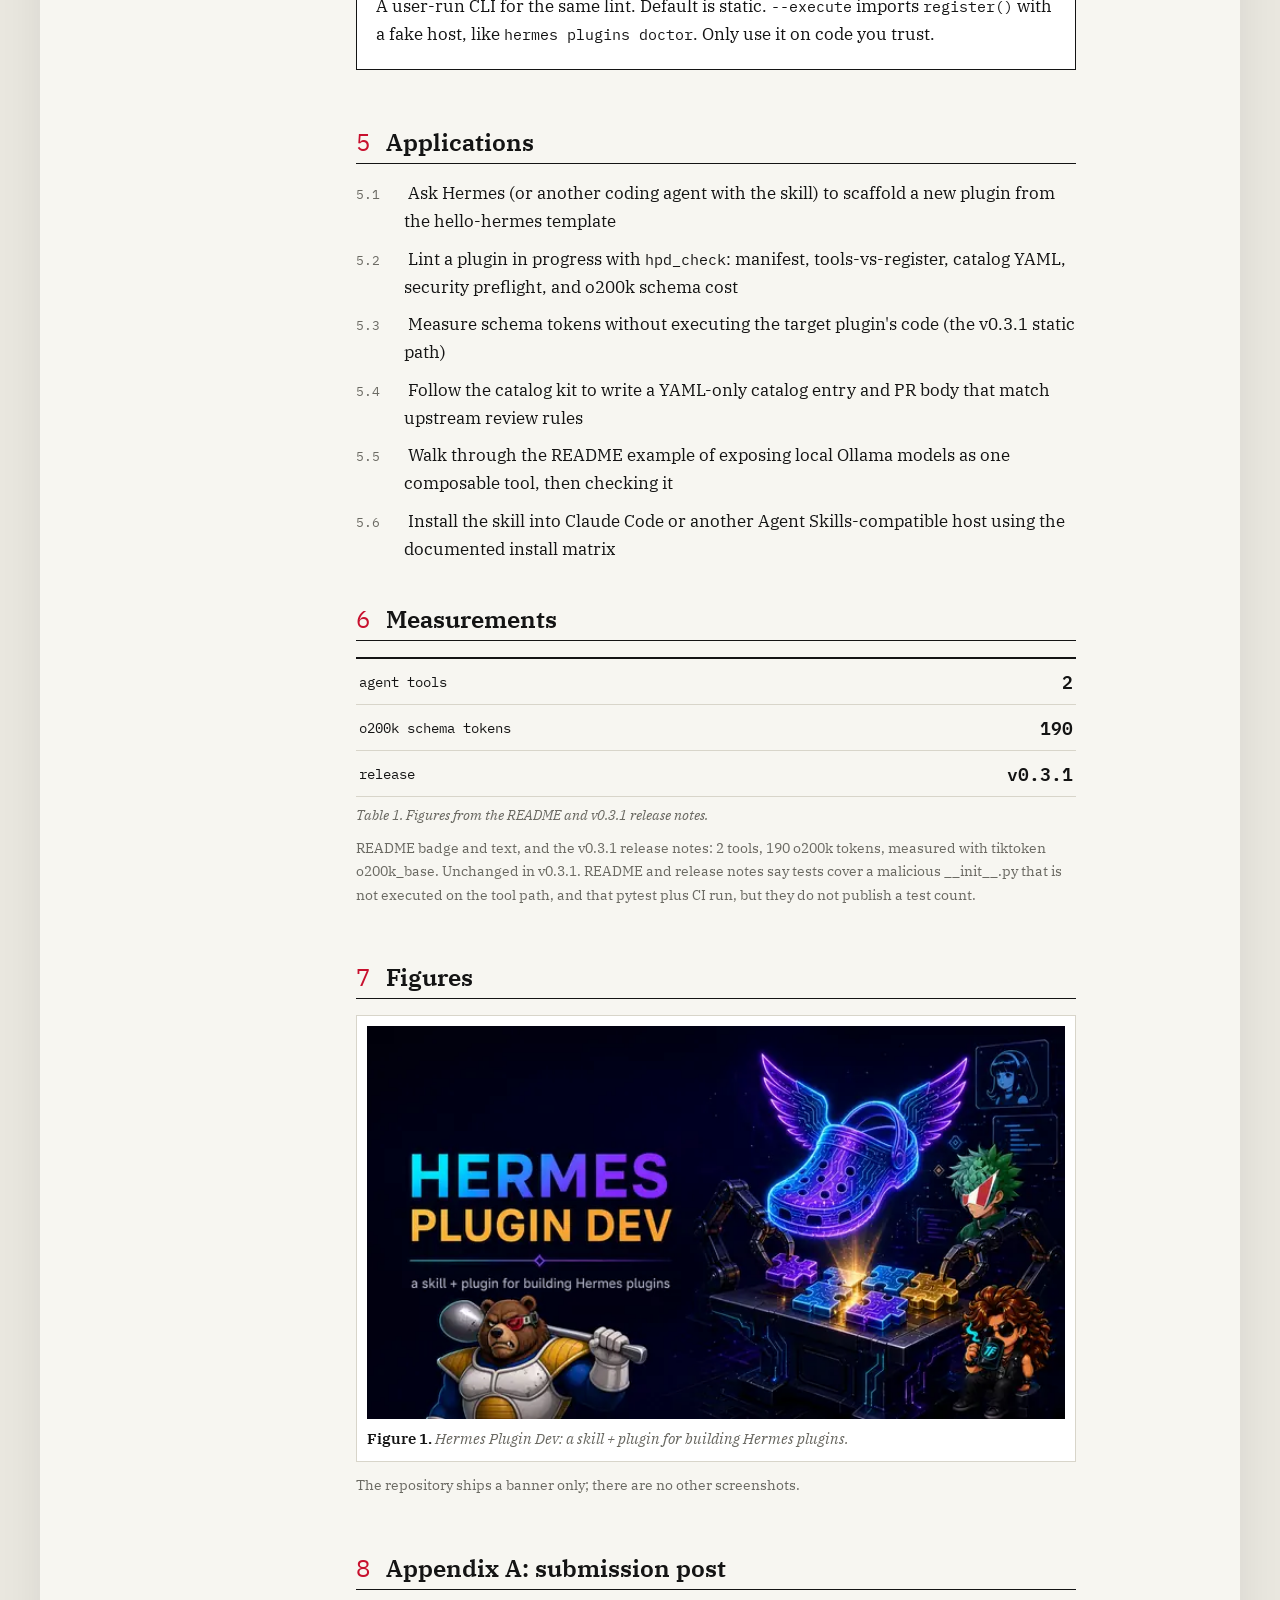
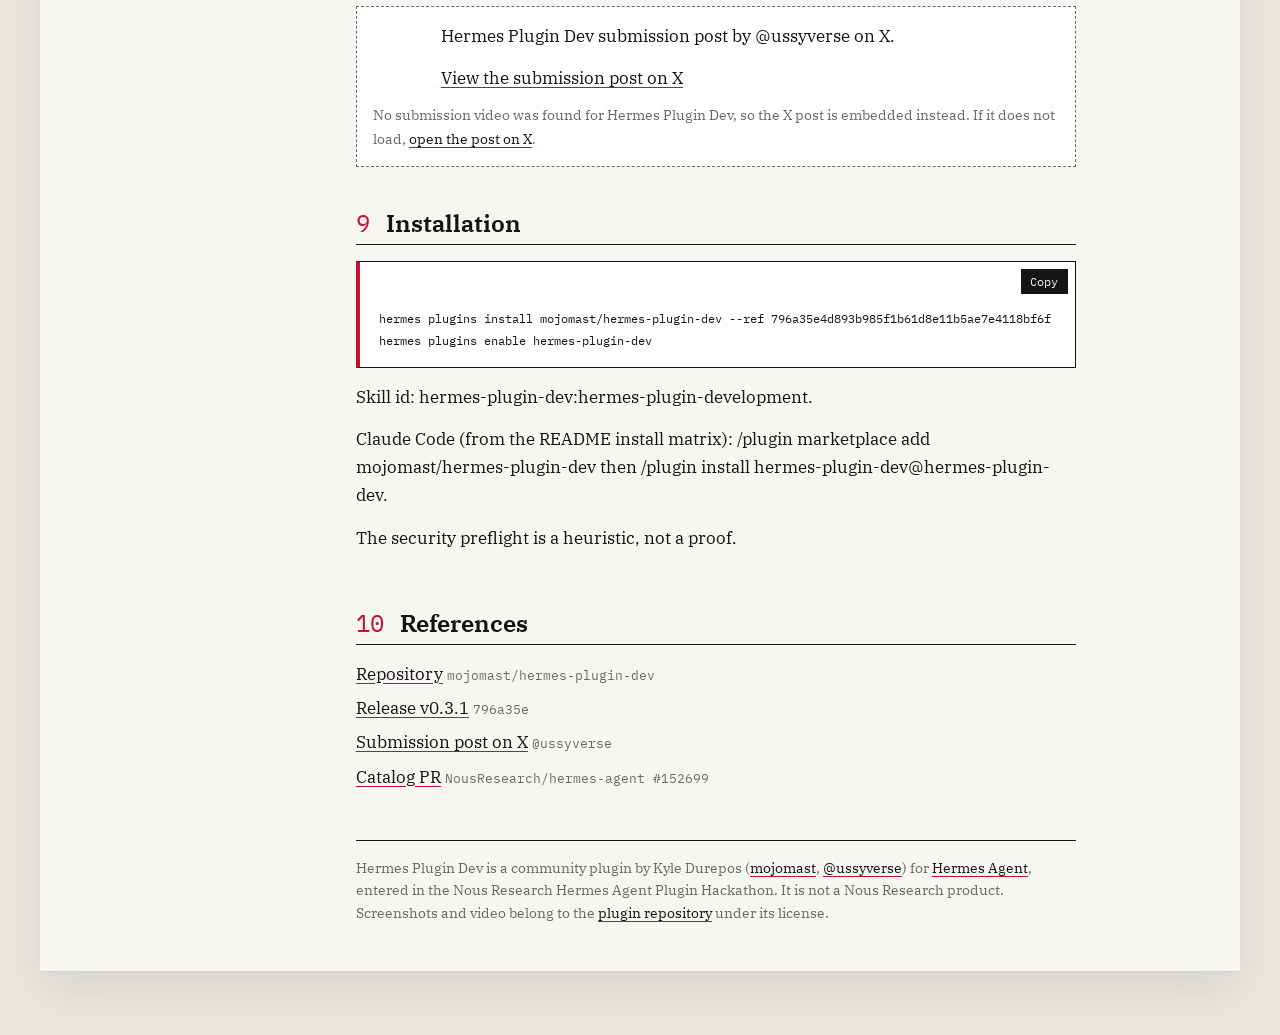
<file: hermes-plugin-dev/index.html>
<!doctype html>
<html lang="en">
<head>
<meta charset="utf-8">
<meta name="viewport" content="width=device-width, initial-scale=1">
<title>Hermes Plugin Dev — a skill and plugin for building Hermes Agent plugins</title>
<meta name="description" content="Teach any coding agent to ship Hermes Agent plugins that pass review the first time.">
<meta name="theme-color" content="#f7f6f1">
<meta property="og:title" content="Hermes Plugin Dev — a skill and plugin for building Hermes Agent plugins">
<meta property="og:description" content="Teach any coding agent to ship Hermes Agent plugins that pass review the first time.">

<link rel="preconnect" href="https://fonts.googleapis.com">
<link rel="preconnect" href="https://fonts.gstatic.com" crossorigin>
<link rel="stylesheet" href="https://fonts.googleapis.com/css2?family=IBM+Plex+Serif:ital,wght@0,400;0,600;0,700;1,400&family=IBM+Plex+Mono:wght@400;600&display=swap">
<link rel="stylesheet" href="../shared/base.css">
<link rel="stylesheet" href="style.css">
<script src="../shared/site.js" defer></script>

</head>
<body class="">
<a class="skip" href="#main">Skip to content</a>

<header class="doc-head">
  <nav class="entry-nav" aria-label="Entries">
  <a class="n-prev" href="../stitchslop/" rel="prev" aria-label="Previous entry: stitchslop"><span aria-hidden="true">←</span> <span class="n-txt">stitchslop</span><span class="n-alt">Prev</span></a>
  <a class="n-home" href="../">All 10 entries <span class="n-count">06/10</span></a>
  <a class="n-next" href="../assetrizz/" rel="next" aria-label="Next entry: assetrizz"><span class="n-txt">assetrizz</span><span class="n-alt">Next</span> <span aria-hidden="true">→</span></a>
</nav>
</header>
<div class="sheet">
  <aside class="toc" aria-label="Contents">
    <p class="toc-h">Contents</p>
    <ol><li><a href="#s1"><span>1</span> Scope</a></li><li><a href="#s2"><span>2</span> Sharp edges</a></li><li><a href="#s3"><span>3</span> Contents</a></li><li><a href="#s4"><span>4</span> Tools</a></li><li><a href="#s5"><span>5</span> Applications</a></li><li><a href="#s6"><span>6</span> Measurements</a></li><li><a href="#s7"><span>7</span> Figures</a></li><li><a href="#s8"><span>8</span> Appendix A: submission post</a></li><li><a href="#s9"><span>9</span> Installation</a></li><li><a href="#s10"><span>10</span> References</a></li></ol>
  </aside>
  <main id="main">
    <header class="title-block">
      <table class="meta">
        <tr><th scope="row">Document</th><td>HPD · v0.3.1</td><th scope="row">Status</th><td>Submitted to catalog</td></tr>
        <tr><th scope="row">Plugin id</th><td><code>hermes-plugin-dev</code></td><th scope="row">Requires</th><td>Hermes &gt;=0.21.6</td></tr>
        <tr><th scope="row">Author</th><td>Kyle Durepos (mojomast)</td><th scope="row">Catalog PR</th><td><a href="https://github.com/NousResearch/hermes-agent/pull/152699">#152699</a></td></tr>
      </table>
      <h1>Hermes Plugin Dev</h1>
      <p class="lede">Teach any coding agent to ship Hermes Agent plugins that pass review the first time.</p>
      <p class="abstract"><b>Abstract.</b> One Agent Skill and one Hermes plugin, distilled from shipping real community plugins and from the catalog reviews that followed. Any coding agent can load the skill. Installed into Hermes, it also gives the Hermes agent two small, offline tools to build plugins itself.</p>
    </header>

    <section id="s1" data-reveal>
      <h2><span>1</span> Scope</h2>
      <p>Hermes Agent has a powerful plugin system and a reviewed plugin catalog. Getting a plugin from idea to listed means learning a dozen sharp edges the hard way. This repository captures those lessons, each checked against hermes-agent source or the public catalog review threads, in a format every major coding agent can load.</p>
      <p class="rule"><b>1.1</b> The tools make no network calls, start no subprocesses, use no git and hold no credentials. They write only into the target folder you name.</p>
      <p class="rule"><b>1.2</b> The security preflight is a heuristic, not a proof.</p>
    </section>

    <section id="s2" data-reveal>
      <h2><span>2</span> Sharp edges</h2>
      <p>Failure modes listed in the README, each one learned the hard way:</p>
      <ol class="edges">
        <li>a stray keyword to <code>register_tool</code> and your plugin silently loads with 0 tools</li>
        <li>a duplicated YAML key that PyYAML quietly &quot;fixes&quot; for you</li>
        <li>an unquoted commit SHA the catalog validator reads as a number</li>
        <li>a dashboard API change that won't show up until you restart the gateway</li>
        <li>a security scan that fails your plugin because your README mentions a scary command word</li>
        <li>a PR that won't open because of a GitHub limit, not your auth</li>
        <li>an agent tool that can approve a stranger's device because a lobby message talked it into it</li>
        <li>a session token that leaks because authedFetch was handed an absolute asset URL</li>
        <li>a loopback &quot;token-gated&quot; viewer that hands the token to anyone who asks</li>
        <li>a live pane that starves the Hermes gateway because every poll runs a full capture</li>
      </ol>
    </section>

    <section id="s3" data-reveal>
      <h2><span>3</span> Contents</h2>
      <dl class="inside">
        <div><dt>Agent Skill</dt><dd>skills/hermes-plugin-development/: a short core guide plus 13 deep-dive references (manifest, ctx API, all 46 hooks, capabilities and isolation, panes, testing, release and catalog, review lessons, pitfalls, hackathons, worked examples).</dd></div>
        <div><dt>Template plugin</dt><dd>templates/hello-hermes: a minimal plugin that passes hermes plugins validate and doctor <code>--ci</code> as-is, with a fake-host test, strict-YAML check, version bump script and schema-token meter.</dd></div>
        <div><dt>Catalog kit</dt><dd>Catalog entry and PR body templates matching the upstream schema, including the 6-screenshot cap.</dd></div>
        <div><dt>Hermes plugin</dt><dd>plugin.yaml + register(ctx) at the repo root: bundles the skill and adds 2 lean tools (190 o200k tokens total).</dd></div>
      </dl>
      <h3>3.1 Features</h3>
      <ul class="feat"><li>Bundled hermes-plugin-development skill that any coding agent can load, plus two offline Hermes tools</li><li><code>hpd_scaffold</code>: start a plugin from a validated hello-hermes template</li><li><code>hpd_check</code>: lint manifests, catalog entries, security preflight, and schema token cost</li><li>v0.3.1: <code>hpd_check</code> measures schema tokens statically from the AST and never imports the target plugin</li><li>Import-based measure is only on a user-run CLI: hermes hpd check &lt;dir&gt; <code>--execute</code></li><li>Catalog kit and PR body templates, including the 6-screenshot cap</li><li>No network, subprocesses, or credentials; writes only into the target folder you name</li></ul>
    </section>

    <section id="s4" data-reveal>
      <h2><span>4</span> Tools</h2>
      <div class="tool">
        <p class="sig"><code>hpd_scaffold(target_dir, name)</code></p>
        <p>Creates a new plugin from the template, renamed, with a catalog entry and PR body stub. Writes only inside <code>target_dir</code>; refuses non-empty dirs; never overwrites.</p>
      </div>
      <div class="tool">
        <p class="sig"><code>hpd_check(path, catalog_entry?)</code></p>
        <p>Offline lint, read-only. Never imports or executes the target plugin (v0.3.1 measures schema tokens statically from the AST). It inspects:</p>
        <ul class="checks"><li><span class="box" aria-hidden="true">☐</span> strict YAML</li><li><span class="box" aria-hidden="true">☐</span> manifest rules</li><li><span class="box" aria-hidden="true">☐</span> <code>provides_tools</code> vs registered (static AST)</li><li><span class="box" aria-hidden="true">☐</span> security preflight</li><li><span class="box" aria-hidden="true">☐</span> static schema token cost</li><li><span class="box" aria-hidden="true">☐</span> catalog entry rules: sha, hosts, category, subdir, at most 6 screenshots</li></ul>
      </div>
      <div class="tool">
        <p class="sig"><code>hermes hpd check &lt;dir&gt; [--execute]</code></p>
        <p>A user-run CLI for the same lint. Default is static. <code>--execute</code> imports <code>register()</code> with a fake host, like <code>hermes plugins doctor</code>. Only use it on code you trust.</p>
      </div>
    </section>

    <section id="s5" data-reveal>
      <h2><span>5</span> Applications</h2>
      <ol class="apps"><li><span class="num">5.1</span> Ask Hermes (or another coding agent with the skill) to scaffold a new plugin from the hello-hermes template</li><li><span class="num">5.2</span> Lint a plugin in progress with <code>hpd_check</code>: manifest, tools-vs-register, catalog YAML, security preflight, and o200k schema cost</li><li><span class="num">5.3</span> Measure schema tokens without executing the target plugin's code (the v0.3.1 static path)</li><li><span class="num">5.4</span> Follow the catalog kit to write a YAML-only catalog entry and PR body that match upstream review rules</li><li><span class="num">5.5</span> Walk through the README example of exposing local Ollama models as one composable tool, then checking it</li><li><span class="num">5.6</span> Install the skill into Claude Code or another Agent Skills-compatible host using the documented install matrix</li></ol>
    </section>

    <section id="s6" data-reveal>
      <h2><span>6</span> Measurements</h2>
      <table class="data">
        <caption>Table 1. Figures from the README and v0.3.1 release notes.</caption>
        <tbody><tr><th scope="row">agent tools</th><td>2</td></tr><tr><th scope="row">o200k schema tokens</th><td>190</td></tr><tr><th scope="row">release</th><td>v0.3.1</td></tr></tbody>
      </table>
      <p class="fn">README badge and text, and the v0.3.1 release notes: 2 tools, 190 o200k tokens, measured with tiktoken o200k_base. Unchanged in v0.3.1. README and release notes say tests cover a malicious __init__.py that is not executed on the tool path, and that pytest plus CI run, but they do not publish a test count.</p>
    </section>

    <section id="s7" data-reveal>
      <h2><span>7</span> Figures</h2>
      <ul class="figs" data-gallery aria-label="Hermes Plugin Dev figures">
  <li class="g-item g-1"><figure>
    <button type="button" class="g-open" data-full="../thumbs/hermes-plugin-dev/banner-v3.l.webp" data-orig="../assets/hermes-plugin-dev/img/banner-v3.jpg" data-caption="Hermes Plugin Dev: a skill + plugin for building Hermes plugins." aria-label="Enlarge: Hermes Plugin Dev: a skill + plugin for building Hermes plugins."><img src="../thumbs/hermes-plugin-dev/banner-v3.t.webp" width="640" height="360" alt="Hermes Plugin Dev: a skill + plugin for building Hermes plugins." loading="lazy" decoding="async"></button>
    <figcaption>Hermes Plugin Dev: a skill + plugin for building Hermes plugins.</figcaption>
  </figure></li>
</ul>
      <p class="fn">The repository ships a banner only; there are no other screenshots.</p>
    </section>

    <section id="s8" data-reveal>
      <h2><span>8</span> Appendix A: submission post</h2>
      <div class="x-embed" data-x-embed>
  <blockquote class="twitter-tweet" data-dnt="true" data-theme="dark">
    <p>Hermes Plugin Dev submission post by @ussyverse on X.</p>
    <a href="https://x.com/ussyverse/status/2120181358073184269">View the submission post on X</a>
  </blockquote>
  <p class="x-fallback">No submission video was found for Hermes Plugin Dev, so the X post is embedded instead. If it does not load, <a href="https://x.com/ussyverse/status/2120181358073184269">open the post on X</a>.</p>
</div>
    </section>

    <section id="s9" data-reveal>
      <h2><span>9</span> Installation</h2>
      <div class="install">
<div class="code-wrap"><pre><code>hermes plugins install mojomast/hermes-plugin-dev --ref 796a35e4d893b985f1b61d8e11b5ae7e4118bf6f
hermes plugins enable hermes-plugin-dev</code></pre><button type="button" class="copy" data-copy="hermes plugins install mojomast/hermes-plugin-dev --ref 796a35e4d893b985f1b61d8e11b5ae7e4118bf6f
hermes plugins enable hermes-plugin-dev">Copy</button></div>
<p>Skill id: hermes-plugin-dev:hermes-plugin-development.</p>
<p>Claude Code (from the README install matrix): /plugin marketplace add mojomast/hermes-plugin-dev then /plugin install hermes-plugin-dev@hermes-plugin-dev.</p>
<p>The security preflight is a heuristic, not a proof.</p>
</div>
    </section>

    <section id="s10" data-reveal>
      <h2><span>10</span> References</h2>
      <ul class="refs">
  <li><a href="https://github.com/mojomast/hermes-plugin-dev"><span class="l-label">Repository</span> <span class="l-sub">mojomast/hermes-plugin-dev</span></a></li>
  <li><a href="https://github.com/mojomast/hermes-plugin-dev/releases/tag/v0.3.1"><span class="l-label">Release v0.3.1</span> <span class="l-sub">796a35e</span></a></li>
  <li><a href="https://x.com/ussyverse/status/2120181358073184269"><span class="l-label">Submission post on X</span> <span class="l-sub">@ussyverse</span></a></li>
  <li><a href="https://github.com/NousResearch/hermes-agent/pull/152699"><span class="l-label">Catalog PR</span> <span class="l-sub">NousResearch/hermes-agent #152699</span></a></li>
</ul>
    </section>
    <footer class="credit">
  <p>Hermes Plugin Dev is a community plugin by Kyle Durepos (<a href="https://github.com/mojomast">mojomast</a>, <a href="https://x.com/ussyverse">@ussyverse</a>) for <a href="https://github.com/NousResearch/hermes-agent">Hermes Agent</a>, entered in the Nous Research Hermes Agent Plugin Hackathon. It is not a Nous Research product. Screenshots and video belong to the <a href="https://github.com/mojomast/hermes-plugin-dev">plugin repository</a> under its license.</p>
</footer>
  </main>
</div>

<dialog class="lightbox" aria-label="Image viewer">
  <figure><img alt=""><figcaption></figcaption></figure>
  <div class="lb-bar">
    <button type="button" class="lb-prev" aria-label="Previous image">←</button>
    <span class="lb-count" aria-live="polite"></span>
    <button type="button" class="lb-next" aria-label="Next image">→</button>
    <a class="lb-orig" href="#">Original</a>
    <button type="button" class="lb-close" aria-label="Close image viewer">✕</button>
  </div>
</dialog>
</body>
</html>
</file>
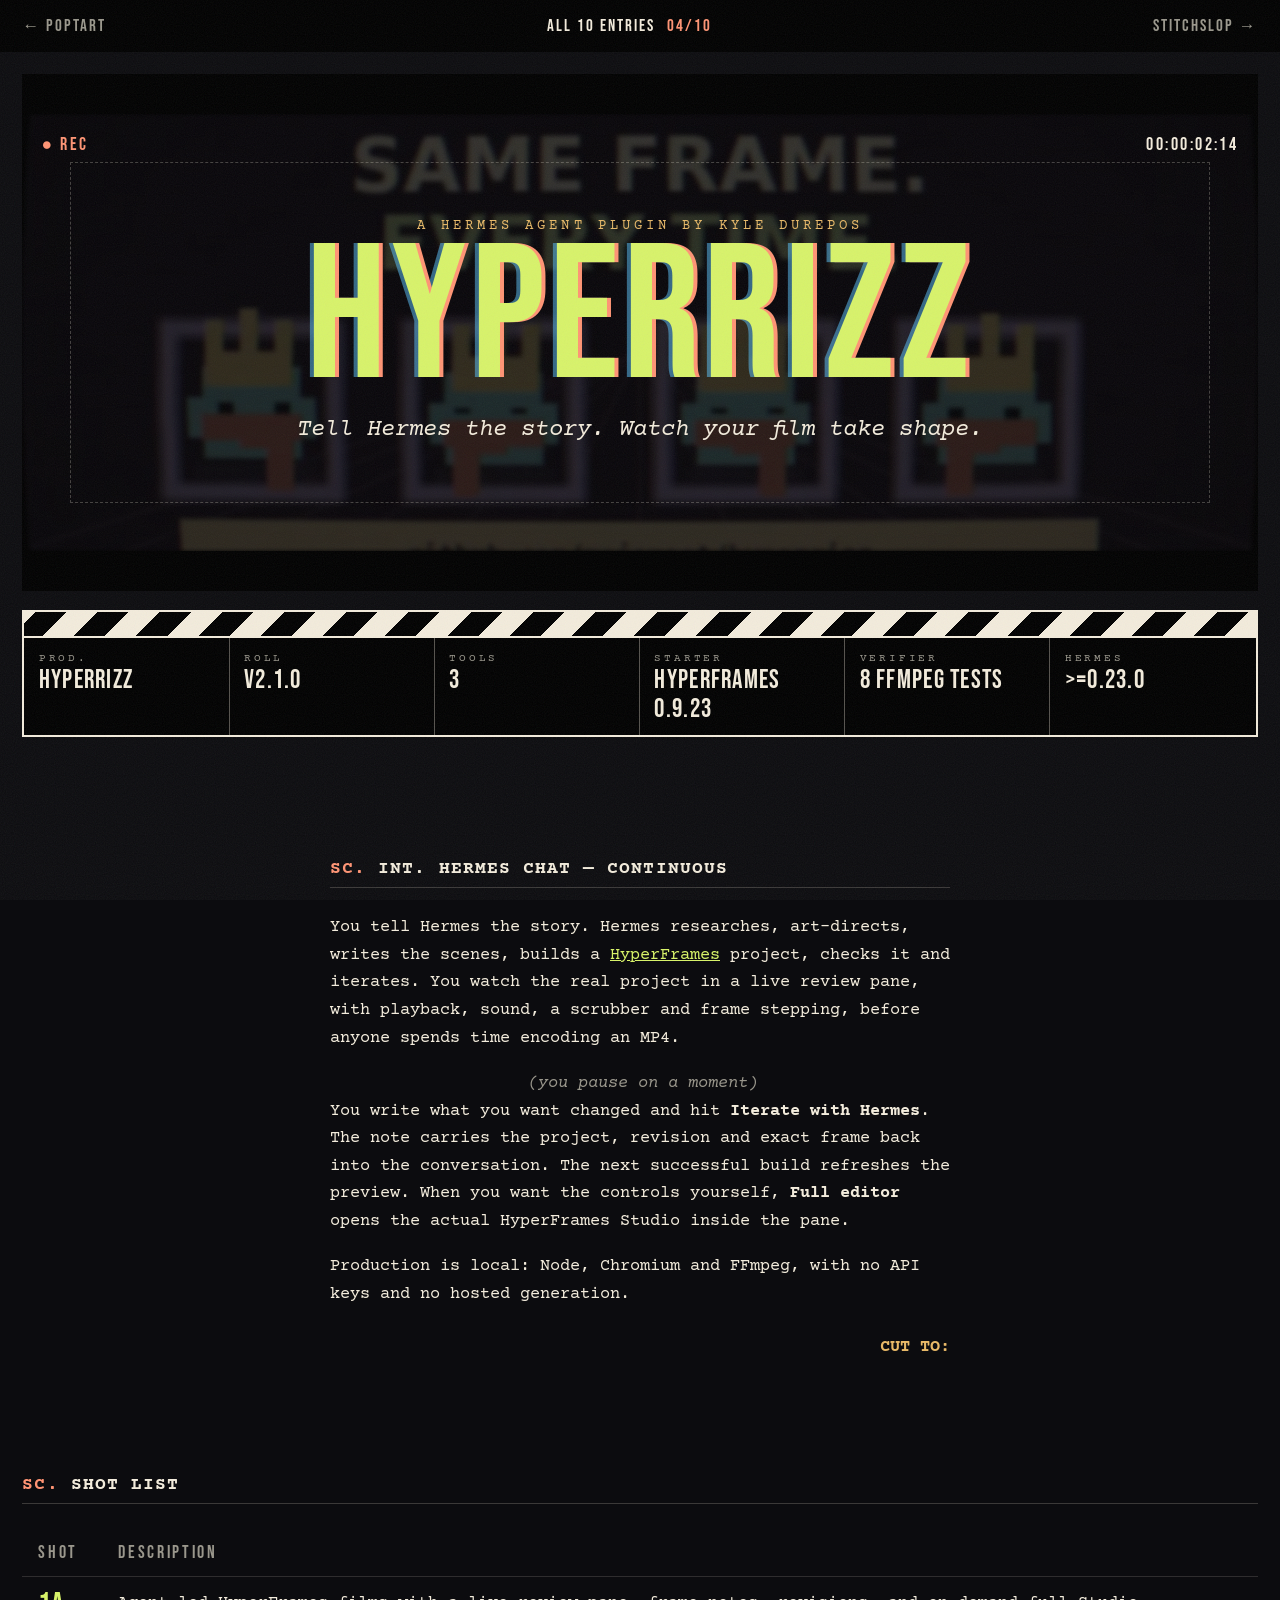
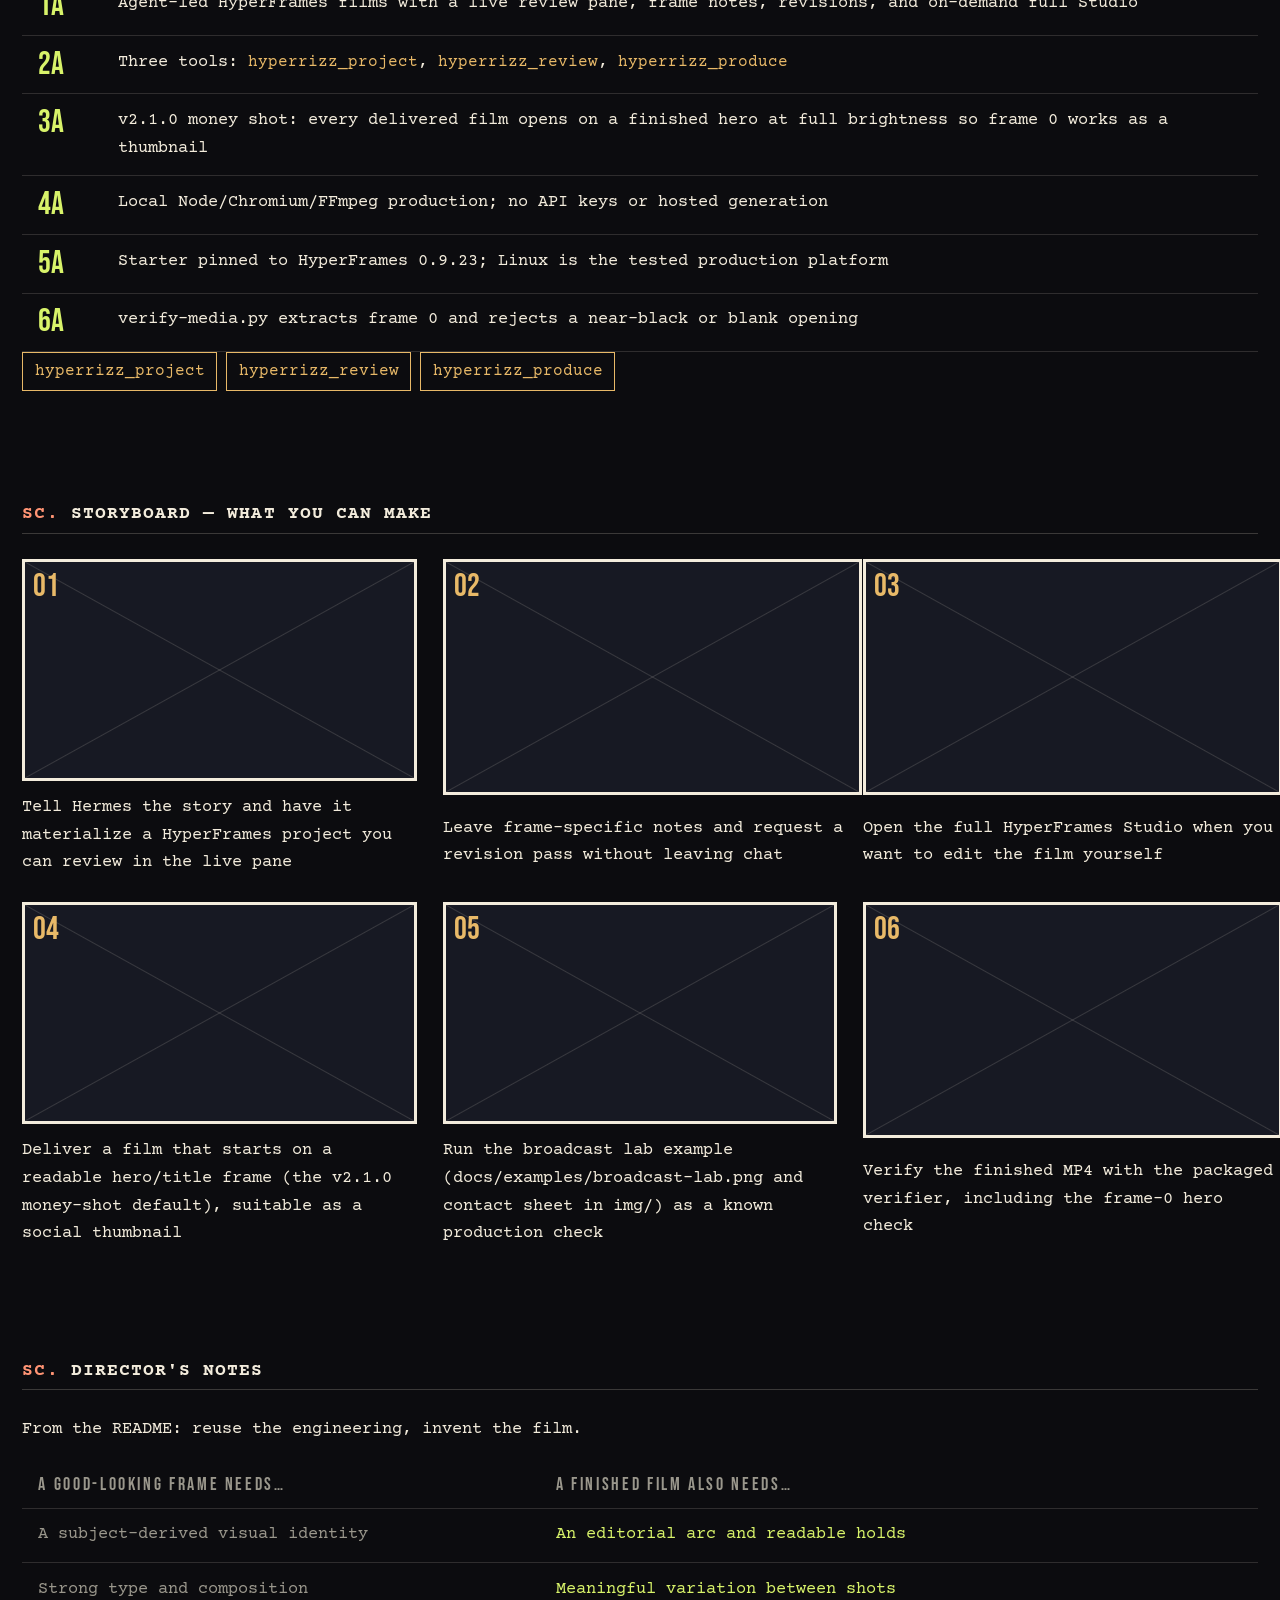
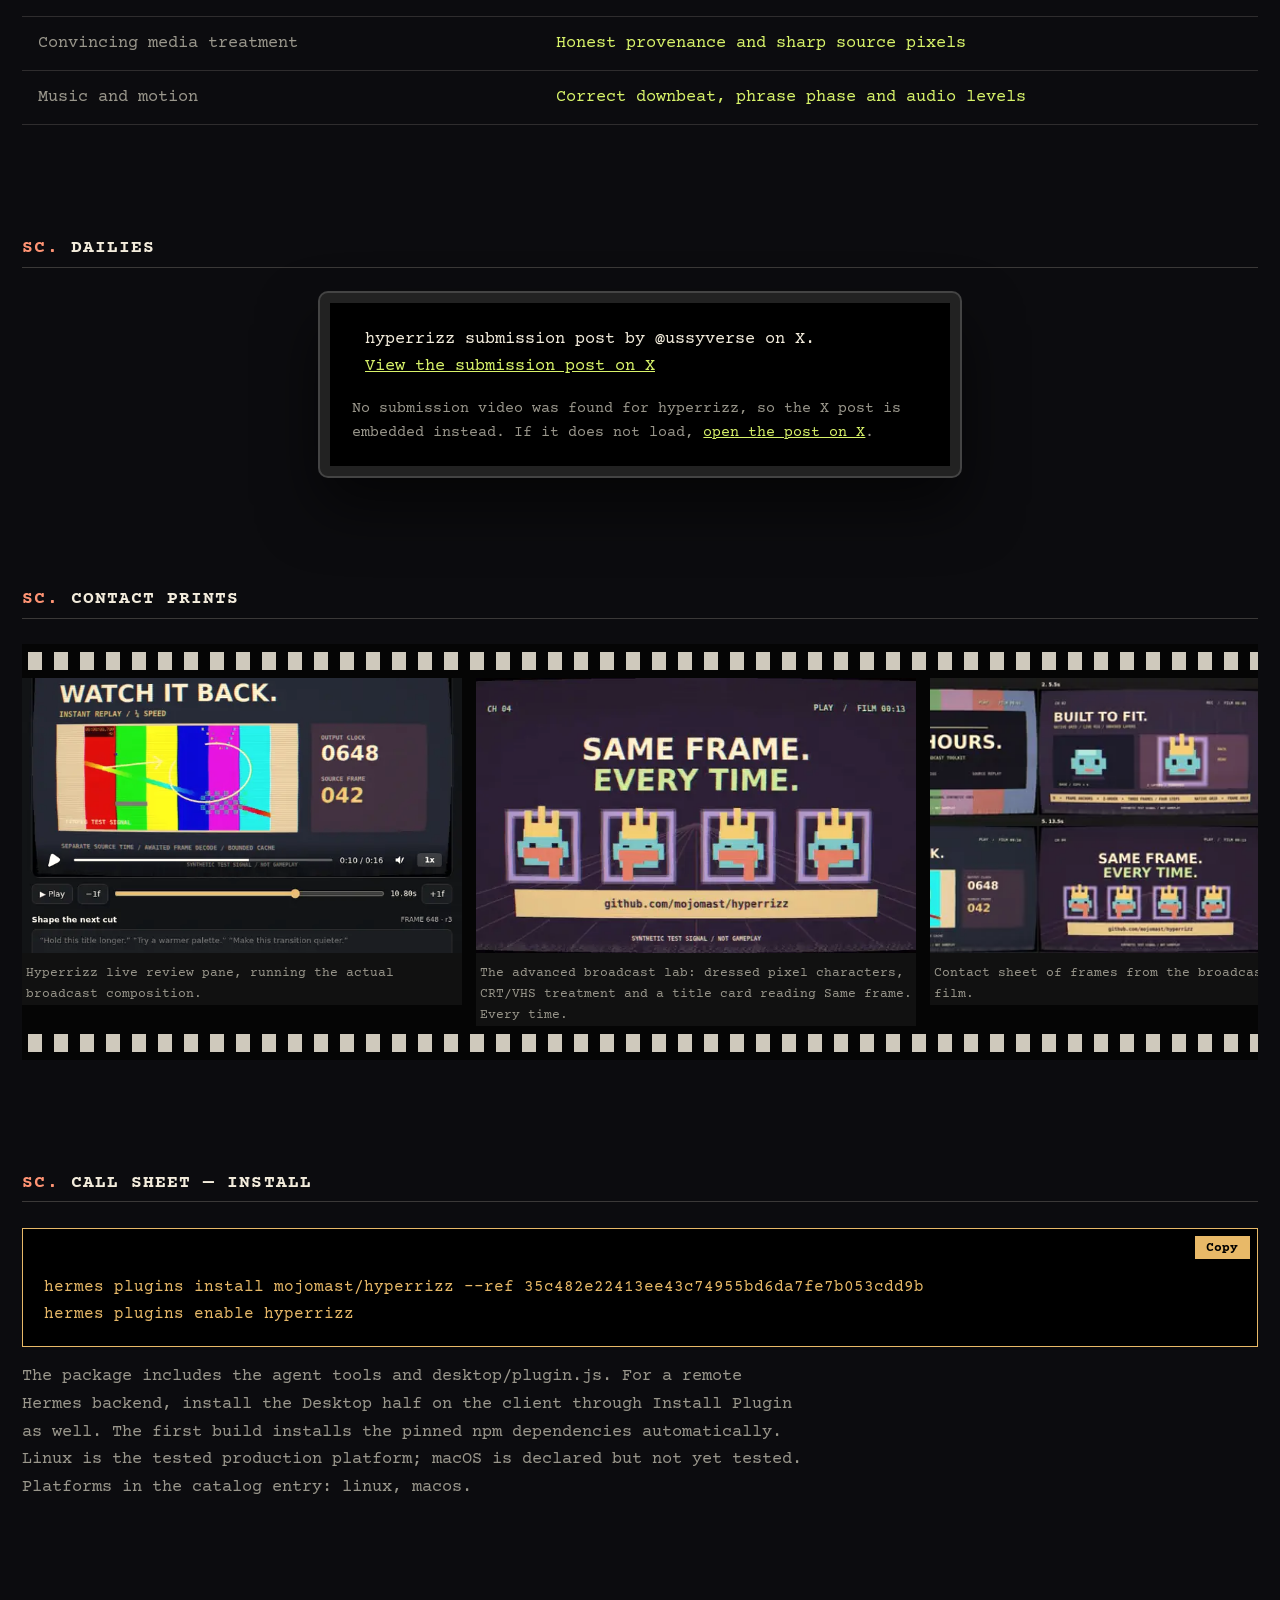
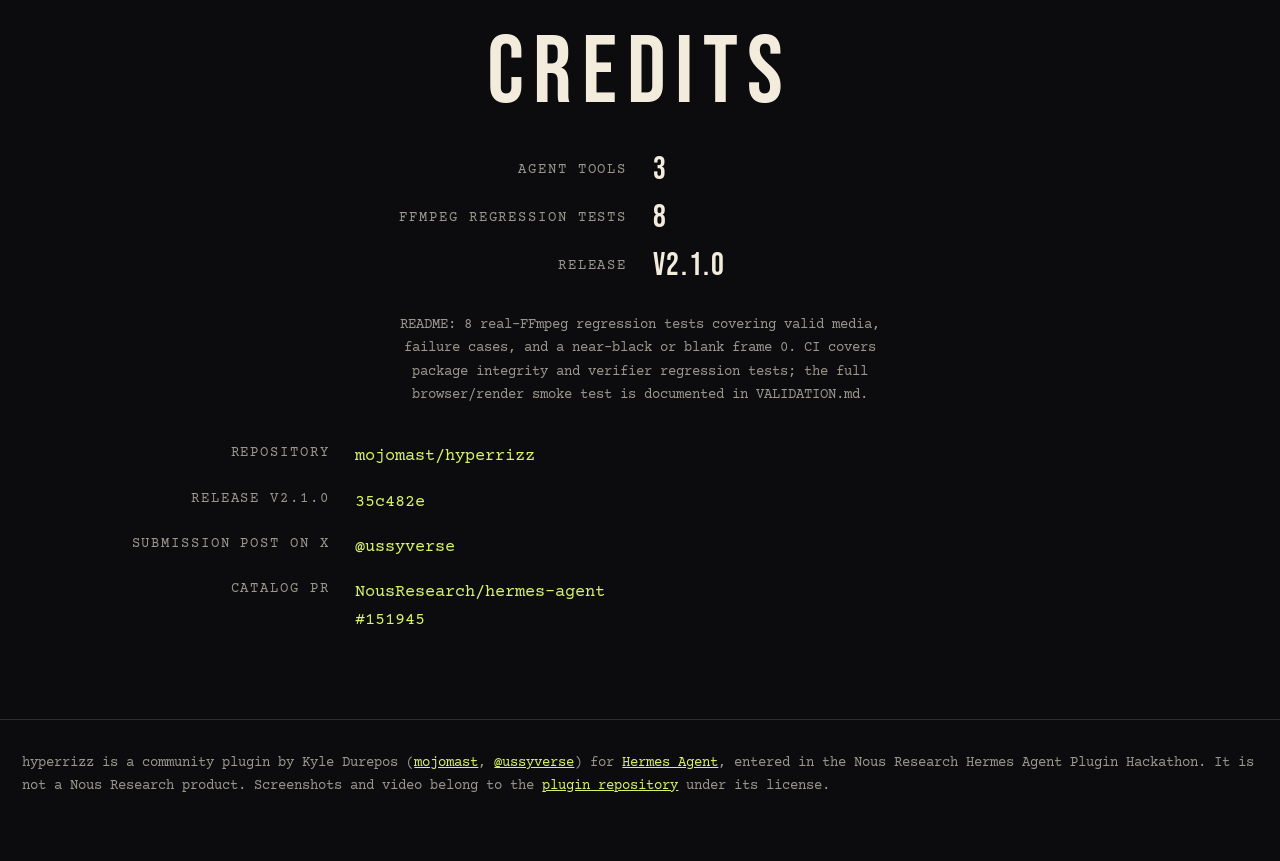
<file: hyperrizz/index.html>
<!doctype html>
<html lang="en">
<head>
<meta charset="utf-8">
<meta name="viewport" content="width=device-width, initial-scale=1">
<title>hyperrizz — agent-led HyperFrames films for Hermes Agent</title>
<meta name="description" content="Tell Hermes the story. Watch your film take shape.">
<meta name="theme-color" content="#0c0c0f">
<meta property="og:title" content="hyperrizz — agent-led HyperFrames films for Hermes Agent">
<meta property="og:description" content="Tell Hermes the story. Watch your film take shape.">

<link rel="preconnect" href="https://fonts.googleapis.com">
<link rel="preconnect" href="https://fonts.gstatic.com" crossorigin>
<link rel="stylesheet" href="https://fonts.googleapis.com/css2?family=Bebas+Neue&family=Courier+Prime:ital,wght@0,400;0,700;1,400&display=swap">
<link rel="stylesheet" href="../shared/base.css">
<link rel="stylesheet" href="style.css">
<script src="../shared/site.js" defer></script>

</head>
<body class="">
<a class="skip" href="#main">Skip to content</a>

<div class="grain" aria-hidden="true"></div>
<nav class="entry-nav" aria-label="Entries">
  <a class="n-prev" href="../poptart/" rel="prev" aria-label="Previous entry: poptart"><span aria-hidden="true">←</span> <span class="n-txt">poptart</span><span class="n-alt">Prev</span></a>
  <a class="n-home" href="../">All 10 entries <span class="n-count">04/10</span></a>
  <a class="n-next" href="../stitchslop/" rel="next" aria-label="Next entry: stitchslop"><span class="n-txt">stitchslop</span><span class="n-alt">Next</span> <span aria-hidden="true">→</span></a>
</nav>
<main id="main">
  <section class="hero" aria-labelledby="t">
    <div class="frame">
      <img src="../thumbs/hyperrizz/broadcast-lab.l.webp" srcset="../thumbs/hyperrizz/broadcast-lab.t.webp 640w, ../thumbs/hyperrizz/broadcast-lab.l.webp 960w" sizes="100vw" width="960" height="540" alt="" class="plate" fetchpriority="high" decoding="async">
      <div class="hud" aria-hidden="true">
        <span class="rec">● REC</span>
        <span class="tc" id="tc">00:00:00:00</span>
        <span class="safe"></span>
      </div>
      <div class="title-card">
        <p class="pre">A Hermes Agent plugin by Kyle Durepos</p>
        <h1 id="t">Hyperrizz</h1>
        <p class="lede">Tell Hermes the story. Watch your film take shape.</p>
      </div>
    </div>
    <dl class="slate" aria-label="Production slate">
      <div><dt>Prod.</dt><dd>hyperrizz</dd></div>
      <div><dt>Roll</dt><dd>v2.1.0</dd></div>
      <div><dt>Tools</dt><dd>3</dd></div>
      <div><dt>Starter</dt><dd>HyperFrames 0.9.23</dd></div>
      <div><dt>Verifier</dt><dd>8 FFmpeg tests</dd></div>
      <div><dt>Hermes</dt><dd>&gt;=0.23.0</dd></div>
    </dl>
  </section>

  <section class="script" data-reveal aria-labelledby="what-h">
    <h2 id="what-h" class="slug">INT. HERMES CHAT — CONTINUOUS</h2>
    <p class="action">You tell Hermes the story. Hermes researches, art-directs, writes the scenes, builds a <a href="https://hyperframes.heygen.com">HyperFrames</a> project, checks it and iterates. You watch the real project in a live review pane, with playback, sound, a scrubber and frame stepping, before anyone spends time encoding an MP4.</p>
    <p class="paren">(you pause on a moment)</p>
    <p class="action">You write what you want changed and hit <b>Iterate with Hermes</b>. The note carries the project, revision and exact frame back into the conversation. The next successful build refreshes the preview. When you want the controls yourself, <b>Full editor</b> opens the actual HyperFrames Studio inside the pane.</p>
    <p class="action">Production is local: Node, Chromium and FFmpeg, with no API keys and no hosted generation.</p>
    <p class="trans">CUT TO:</p>
  </section>

  <section class="shots" data-reveal aria-labelledby="shots-h">
    <h2 id="shots-h" class="slug">SHOT LIST</h2>
    <table>
      <thead><tr><th scope="col">Shot</th><th scope="col">Description</th></tr></thead>
      <tbody>
        <tr><th scope="row">1A</th><td>Agent-led HyperFrames films with a live review pane, frame notes, revisions, and on-demand full Studio</td></tr>
        <tr><th scope="row">2A</th><td>Three tools: <code>hyperrizz_project</code>, <code>hyperrizz_review</code>, <code>hyperrizz_produce</code></td></tr>
        <tr><th scope="row">3A</th><td>v2.1.0 money shot: every delivered film opens on a finished hero at full brightness so frame 0 works as a thumbnail</td></tr>
        <tr><th scope="row">4A</th><td>Local Node/Chromium/FFmpeg production; no API keys or hosted generation</td></tr>
        <tr><th scope="row">5A</th><td>Starter pinned to HyperFrames 0.9.23; Linux is the tested production platform</td></tr>
        <tr><th scope="row">6A</th><td>verify-media.py extracts frame 0 and rejects a near-black or blank opening</td></tr>
      </tbody>
    </table>
    <ul class="tools"><li><code>hyperrizz_project</code></li><li><code>hyperrizz_review</code></li><li><code>hyperrizz_produce</code></li></ul>
  </section>

  <section class="boards" data-reveal aria-labelledby="board-h">
    <h2 id="board-h" class="slug">STORYBOARD — WHAT YOU CAN MAKE</h2>
    <ol class="panels">
      <li><div class="pframe" aria-hidden="true"><span>01</span></div><p>Tell Hermes the story and have it materialize a HyperFrames project you can review in the live pane</p></li>
      <li><div class="pframe" aria-hidden="true"><span>02</span></div><p>Leave frame-specific notes and request a revision pass without leaving chat</p></li>
      <li><div class="pframe" aria-hidden="true"><span>03</span></div><p>Open the full HyperFrames Studio when you want to edit the film yourself</p></li>
      <li><div class="pframe" aria-hidden="true"><span>04</span></div><p>Deliver a film that starts on a readable hero/title frame (the v2.1.0 money-shot default), suitable as a social thumbnail</p></li>
      <li><div class="pframe" aria-hidden="true"><span>05</span></div><p>Run the broadcast lab example (docs/examples/broadcast-lab.png and contact sheet in img/) as a known production check</p></li>
      <li><div class="pframe" aria-hidden="true"><span>06</span></div><p>Verify the finished MP4 with the packaged verifier, including the frame-0 hero check</p></li>
    </ol>
  </section>

  <section class="notes" data-reveal aria-labelledby="notes-h">
    <h2 id="notes-h" class="slug">DIRECTOR'S NOTES</h2>
    <p class="action">From the README: reuse the engineering, invent the film.</p>
    <table class="two">
      <thead><tr><th scope="col">A good-looking frame needs…</th><th scope="col">A finished film also needs…</th></tr></thead>
      <tbody><tr><td>A subject-derived visual identity</td><td>An editorial arc and readable holds</td></tr><tr><td>Strong type and composition</td><td>Meaningful variation between shots</td></tr><tr><td>Convincing media treatment</td><td>Honest provenance and sharp source pixels</td></tr><tr><td>Music and motion</td><td>Correct downbeat, phrase phase and audio levels</td></tr></tbody>
    </table>
  </section>

  <section class="dailies" data-reveal aria-labelledby="dailies-h">
    <h2 id="dailies-h" class="slug">DAILIES</h2>
    <div class="monitor"><div class="x-embed" data-x-embed>
  <blockquote class="twitter-tweet" data-dnt="true" data-theme="dark">
    <p>hyperrizz submission post by @ussyverse on X.</p>
    <a href="https://x.com/ussyverse/status/2119790524097765383">View the submission post on X</a>
  </blockquote>
  <p class="x-fallback">No submission video was found for hyperrizz, so the X post is embedded instead. If it does not load, <a href="https://x.com/ussyverse/status/2119790524097765383">open the post on X</a>.</p>
</div></div>
  </section>

  <section class="strip-sec" data-reveal aria-labelledby="strip-h">
    <h2 id="strip-h" class="slug">CONTACT PRINTS</h2>
    <div class="strip"><ul class="gallery" data-gallery aria-label="hyperrizz stills and screenshots">
  <li class="g-item g-1"><figure>
    <button type="button" class="g-open" data-full="../thumbs/hyperrizz/hermes-review-pane.l.webp" data-orig="../assets/hyperrizz/img/hermes-review-pane.png" data-caption="Hyperrizz live review pane, running the actual broadcast composition." aria-label="Enlarge: Hyperrizz live review pane, running the actual broadcast composition."><img src="../thumbs/hyperrizz/hermes-review-pane.t.webp" width="640" height="818" alt="Hyperrizz live review pane, running the actual broadcast composition." loading="lazy" decoding="async"></button>
    <figcaption>Hyperrizz live review pane, running the actual broadcast composition.</figcaption>
  </figure></li>
  <li class="g-item g-2"><figure>
    <button type="button" class="g-open" data-full="../thumbs/hyperrizz/broadcast-lab.l.webp" data-orig="../assets/hyperrizz/img/broadcast-lab.png" data-caption="The advanced broadcast lab: dressed pixel characters, CRT/VHS treatment and a title card reading Same frame. Every time." aria-label="Enlarge: The advanced broadcast lab: dressed pixel characters, CRT/VHS treatment and a title card reading Same frame. Every time."><img src="../thumbs/hyperrizz/broadcast-lab.t.webp" width="640" height="360" alt="The advanced broadcast lab: dressed pixel characters, CRT/VHS treatment and a title card reading Same frame. Every time." loading="lazy" decoding="async"></button>
    <figcaption>The advanced broadcast lab: dressed pixel characters, CRT/VHS treatment and a title card reading Same frame. Every time.</figcaption>
  </figure></li>
  <li class="g-item g-3"><figure>
    <button type="button" class="g-open" data-full="../thumbs/hyperrizz/broadcast-contact-sheet.l.webp" data-orig="../assets/hyperrizz/img/broadcast-contact-sheet.jpg" data-caption="Contact sheet of frames from the broadcast lab example film." aria-label="Enlarge: Contact sheet of frames from the broadcast lab example film."><img src="../thumbs/hyperrizz/broadcast-contact-sheet.t.webp" width="640" height="260" alt="Contact sheet of frames from the broadcast lab example film." loading="lazy" decoding="async"></button>
    <figcaption>Contact sheet of frames from the broadcast lab example film.</figcaption>
  </figure></li>
  <li class="g-item g-4"><figure>
    <button type="button" class="g-open" data-full="../thumbs/hyperrizz/hyperframes-studio.l.webp" data-orig="../assets/hyperrizz/img/hyperframes-studio.jpg" data-caption="The full HyperFrames Studio: compositions, preview, design inspector and a two-scene timeline." aria-label="Enlarge: The full HyperFrames Studio: compositions, preview, design inspector and a two-scene timeline."><img src="../thumbs/hyperrizz/hyperframes-studio.t.webp" width="640" height="400" alt="The full HyperFrames Studio: compositions, preview, design inspector and a two-scene timeline." loading="lazy" decoding="async"></button>
    <figcaption>The full HyperFrames Studio: compositions, preview, design inspector and a two-scene timeline.</figcaption>
  </figure></li>
</ul></div>
  </section>

  <section class="callsheet" data-reveal aria-labelledby="call-h">
    <h2 id="call-h" class="slug">CALL SHEET — INSTALL</h2>
    <div class="install">
<div class="code-wrap"><pre><code>hermes plugins install mojomast/hyperrizz --ref 35c482e22413ee43c74955bd6da7fe7b053cdd9b
hermes plugins enable hyperrizz</code></pre><button type="button" class="copy" data-copy="hermes plugins install mojomast/hyperrizz --ref 35c482e22413ee43c74955bd6da7fe7b053cdd9b
hermes plugins enable hyperrizz">Copy</button></div>
<p>The package includes the agent tools and desktop/plugin.js. For a remote Hermes backend, install the Desktop half on the client through Install Plugin as well. The first build installs the pinned npm dependencies automatically. Linux is the tested production platform; macOS is declared but not yet tested. Platforms in the catalog entry: linux, macos.</p>
</div>
  </section>

  <section class="credits" data-reveal aria-labelledby="cred-h">
    <h2 id="cred-h">Credits</h2>
    <dl class="roll">
      <div><dt>agent tools</dt><dd>3</dd></div>
      <div><dt>ffmpeg regression tests</dt><dd>8</dd></div>
      <div><dt>release</dt><dd>v2.1.0</dd></div>
    </dl>
    <p class="cred-note">README: 8 real-FFmpeg regression tests covering valid media, failure cases, and a near-black or blank frame 0. CI covers package integrity and verifier regression tests; the full browser/render smoke test is documented in VALIDATION.md.</p>
    <ul class="links">
  <li><a href="https://github.com/mojomast/hyperrizz"><span class="l-label">Repository</span> <span class="l-sub">mojomast/hyperrizz</span></a></li>
  <li><a href="https://github.com/mojomast/hyperrizz/releases/tag/v2.1.0"><span class="l-label">Release v2.1.0</span> <span class="l-sub">35c482e</span></a></li>
  <li><a href="https://x.com/ussyverse/status/2119790524097765383"><span class="l-label">Submission post on X</span> <span class="l-sub">@ussyverse</span></a></li>
  <li><a href="https://github.com/NousResearch/hermes-agent/pull/151945"><span class="l-label">Catalog PR</span> <span class="l-sub">NousResearch/hermes-agent #151945</span></a></li>
</ul>
  </section>
</main>
<footer class="credit">
  <p>hyperrizz is a community plugin by Kyle Durepos (<a href="https://github.com/mojomast">mojomast</a>, <a href="https://x.com/ussyverse">@ussyverse</a>) for <a href="https://github.com/NousResearch/hermes-agent">Hermes Agent</a>, entered in the Nous Research Hermes Agent Plugin Hackathon. It is not a Nous Research product. Screenshots and video belong to the <a href="https://github.com/mojomast/hyperrizz">plugin repository</a> under its license.</p>
</footer>
<script src="tc.js" defer></script>

<dialog class="lightbox" aria-label="Image viewer">
  <figure><img alt=""><figcaption></figcaption></figure>
  <div class="lb-bar">
    <button type="button" class="lb-prev" aria-label="Previous image">←</button>
    <span class="lb-count" aria-live="polite"></span>
    <button type="button" class="lb-next" aria-label="Next image">→</button>
    <a class="lb-orig" href="#">Original</a>
    <button type="button" class="lb-close" aria-label="Close image viewer">✕</button>
  </div>
</dialog>
</body>
</html>
</file>
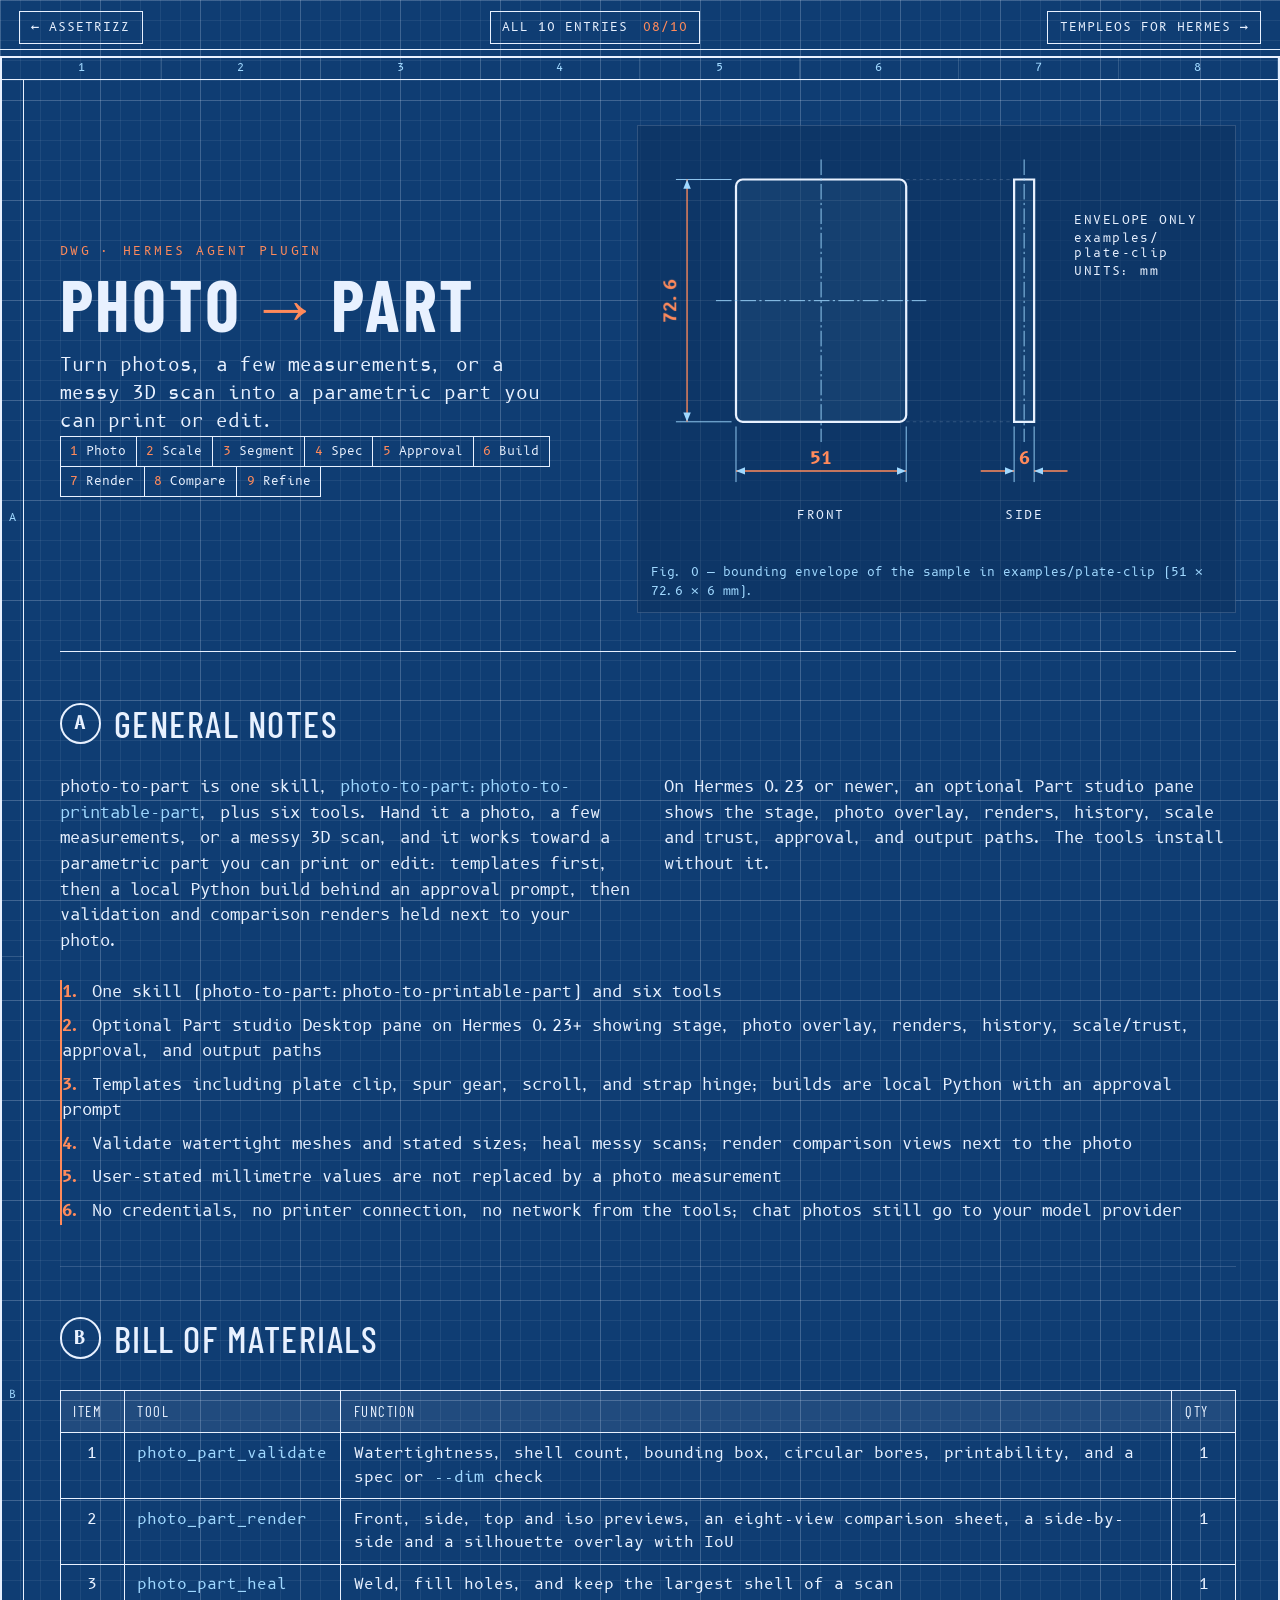
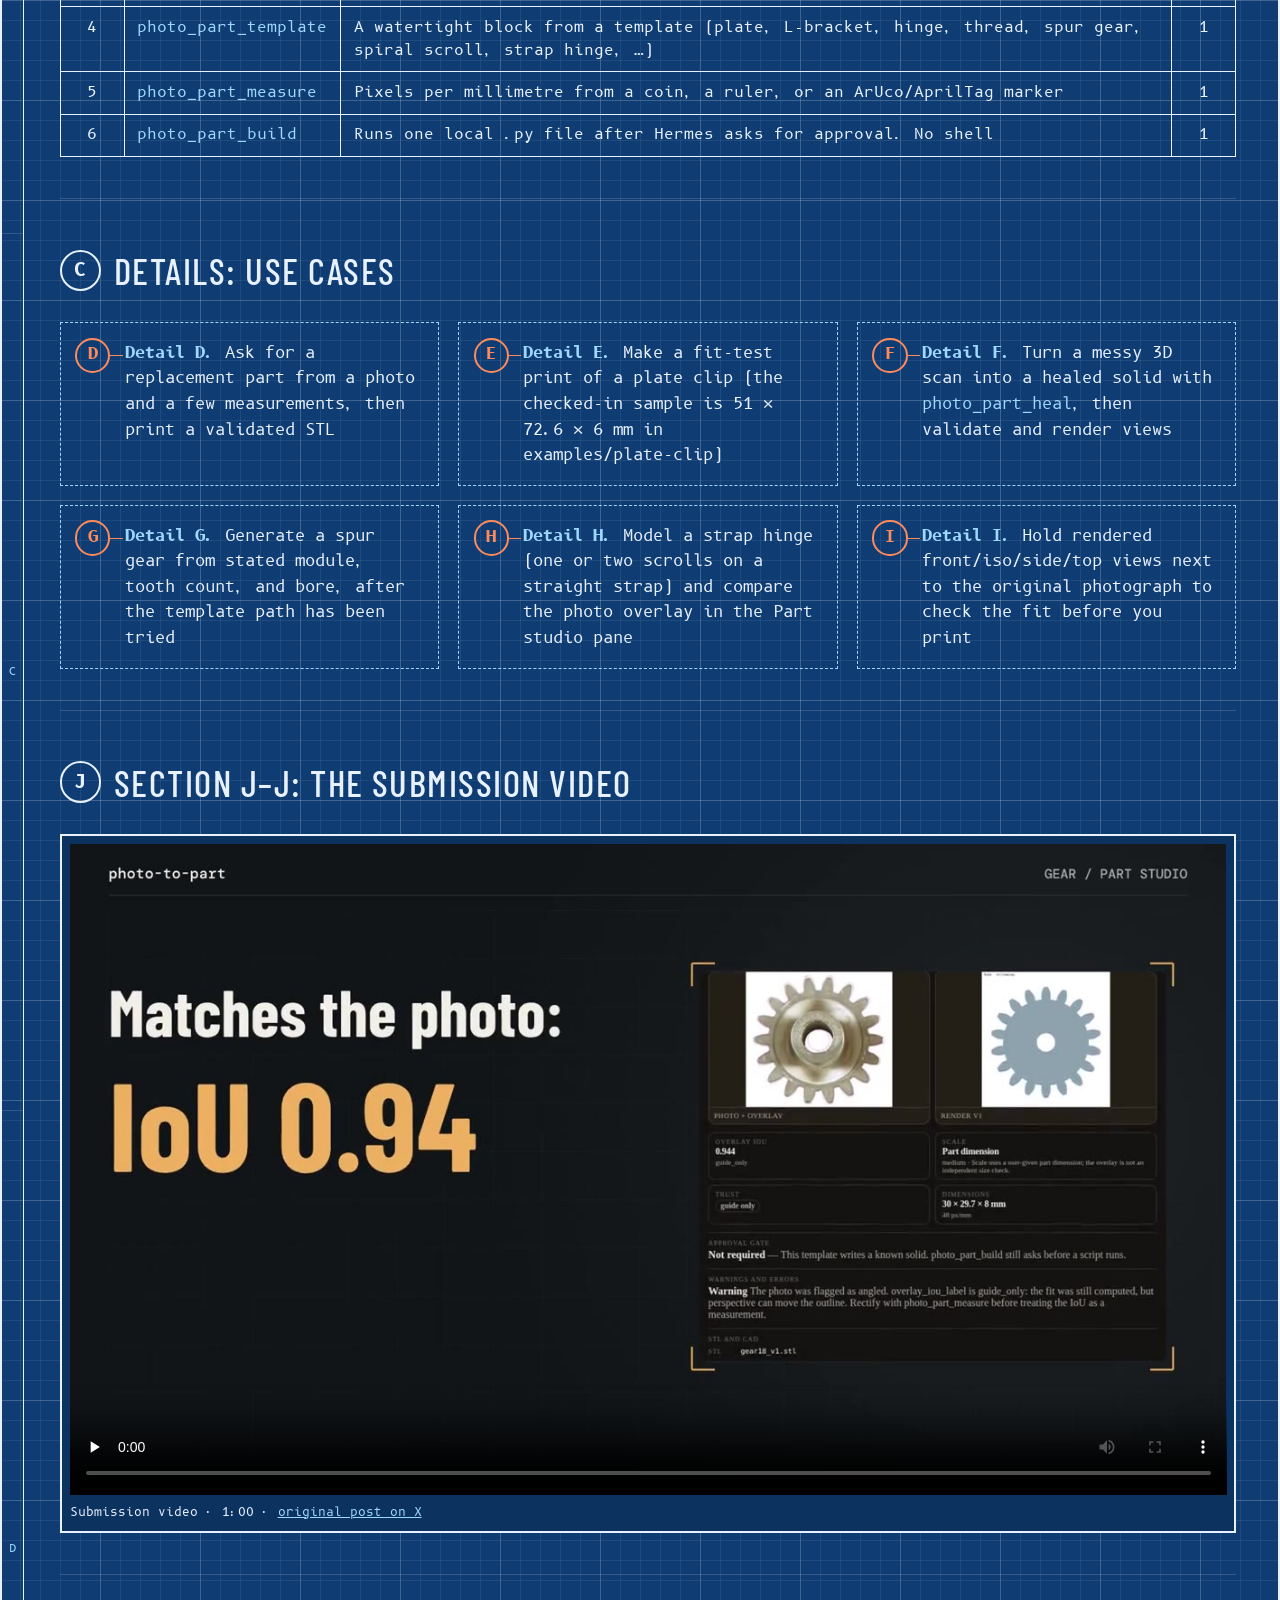
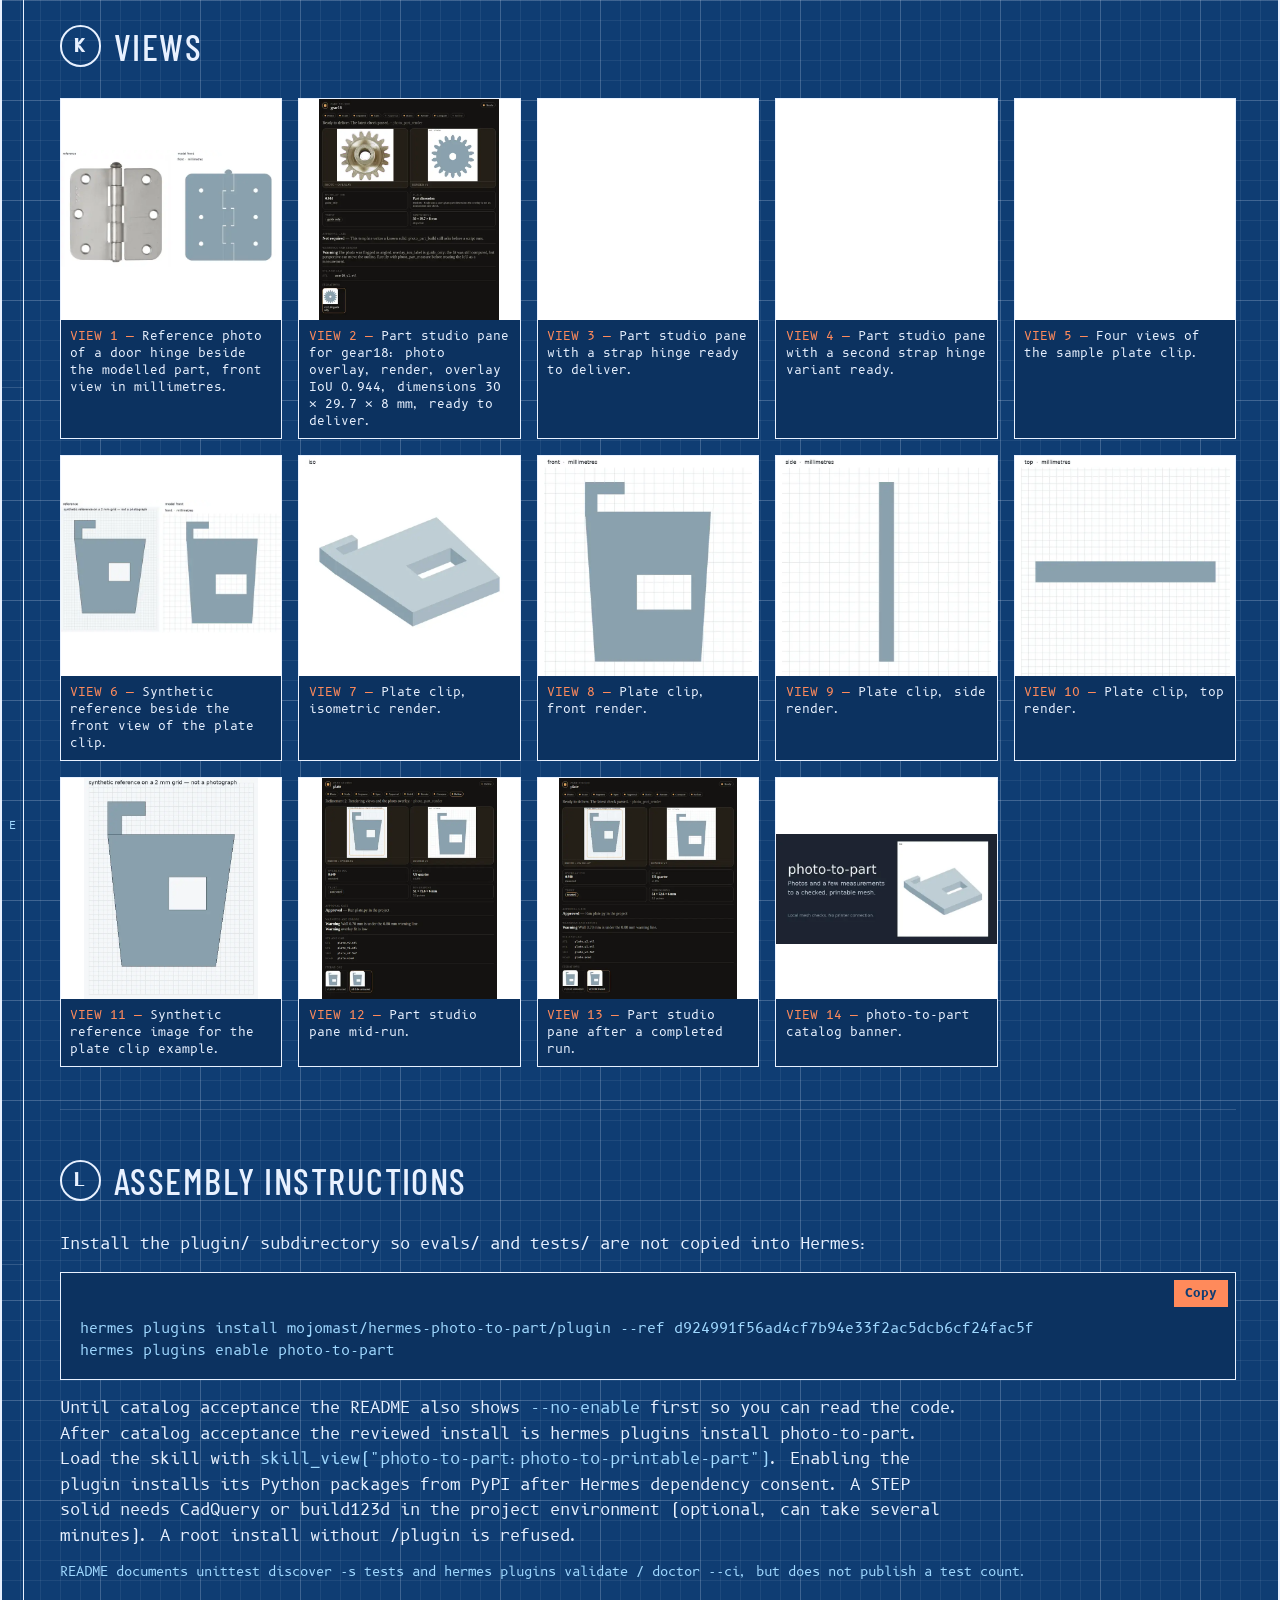
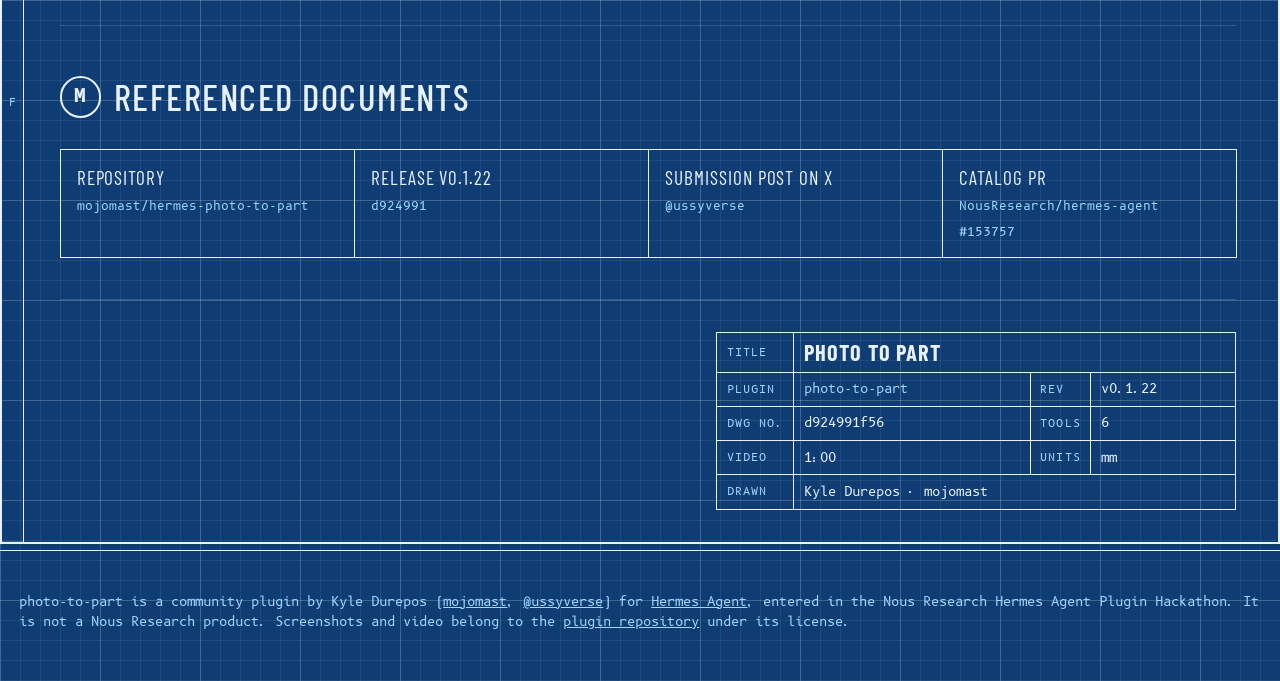
<file: photo-to-part/index.html>
<!doctype html>
<html lang="en">
<head>
<meta charset="utf-8">
<meta name="viewport" content="width=device-width, initial-scale=1">
<title>photo-to-part — photos and measurements to printable parametric parts, for Hermes Agent</title>
<meta name="description" content="Turn photos, a few measurements, or a messy 3D scan into a parametric part you can print or edit.">
<meta name="theme-color" content="#0f3d73">
<meta property="og:title" content="photo-to-part — photos and measurements to printable parametric parts, for Hermes Agent">
<meta property="og:description" content="Turn photos, a few measurements, or a messy 3D scan into a parametric part you can print or edit.">
<meta property="og:image" content="../assets/photo-to-part/poster.jpg">
<link rel="preconnect" href="https://fonts.googleapis.com">
<link rel="preconnect" href="https://fonts.gstatic.com" crossorigin>
<link rel="stylesheet" href="https://fonts.googleapis.com/css2?family=Barlow+Condensed:wght@400;500;700&family=B612+Mono:wght@400;700&display=swap">
<link rel="stylesheet" href="../shared/base.css">
<link rel="stylesheet" href="style.css">
<script src="../shared/site.js" defer></script>

</head>
<body class="">
<a class="skip" href="#main">Skip to content</a>

<nav class="entry-nav" aria-label="Entries">
  <a class="n-prev" href="../assetrizz/" rel="prev" aria-label="Previous entry: assetrizz"><span aria-hidden="true">←</span> <span class="n-txt">assetrizz</span><span class="n-alt">Prev</span></a>
  <a class="n-home" href="../">All 10 entries <span class="n-count">08/10</span></a>
  <a class="n-next" href="../templeos/" rel="next" aria-label="Next entry: TempleOS for Hermes"><span class="n-txt">TempleOS for Hermes</span><span class="n-alt">Next</span> <span aria-hidden="true">→</span></a>
</nav>
<div class="sheet">
  <div class="zones top" aria-hidden="true"><span>1</span><span>2</span><span>3</span><span>4</span><span>5</span><span>6</span><span>7</span><span>8</span></div>
  <div class="zones left" aria-hidden="true"><span>A</span><span>B</span><span>C</span><span>D</span><span>E</span><span>F</span></div>
  <main id="main">
    <section class="hero" aria-labelledby="t">
      <div class="hero-text">
        <p class="tag">DWG · HERMES AGENT PLUGIN</p>
        <h1 id="t">Photo<span>→</span>Part</h1>
        <p class="lede">Turn photos, a few measurements, or a messy 3D scan into a parametric part you can print or edit.</p>
        <ol class="stages" aria-label="Part studio stages shown in the pane"><li>Photo</li><li>Scale</li><li>Segment</li><li>Spec</li><li>Approval</li><li>Build</li><li>Render</li><li>Compare</li><li>Refine</li></ol>
      </div>
      <figure class="hero-dwg">
<svg class="dwg" viewBox="0 0 520 380" role="img" aria-labelledby="dwg-t">
  <title id="dwg-t">Envelope of the checked-in plate clip sample: 51 by 72.6 by 6 millimetres, front and side views.</title>
  <defs>
    <marker id="ar" viewBox="0 0 10 10" refX="10" refY="5" markerWidth="7" markerHeight="7" orient="auto-start-reverse"><path d="M0 1 L10 5 L0 9 z" fill="currentColor"/></marker>
  </defs>
  <g class="views">
    <rect class="part" x="80" y="40" width="153" height="217.8" rx="6"/>
    <line class="center" x1="156.5" y1="22" x2="156.5" y2="276"/>
    <line class="center" x1="62" y1="148.9" x2="251" y2="148.9"/>
    <rect class="part" x="330" y="40" width="18" height="217.8"/>
    <line class="center" x1="339" y1="22" x2="339" y2="276"/>
    <line class="proj" x1="233" y1="40" x2="330" y2="40"/>
    <line class="proj" x1="233" y1="257.8" x2="330" y2="257.8"/>
  </g>
  <g class="dims">
    <line class="ext" x1="80" y1="262" x2="80" y2="312"/><line class="ext" x1="233" y1="262" x2="233" y2="312"/>
    <line class="dim" x1="80" y1="302" x2="233" y2="302" marker-start="url(#ar)" marker-end="url(#ar)"/>
    <text x="156.5" y="296" text-anchor="middle">51</text>
    <line class="ext" x1="76" y1="40" x2="26" y2="40"/><line class="ext" x1="76" y1="257.8" x2="26" y2="257.8"/>
    <line class="dim" x1="36" y1="40" x2="36" y2="257.8" marker-start="url(#ar)" marker-end="url(#ar)"/>
    <text x="26" y="148.9" text-anchor="middle" transform="rotate(-90 26 148.9)">72.6</text>
    <line class="ext" x1="330" y1="262" x2="330" y2="312"/><line class="ext" x1="348" y1="262" x2="348" y2="312"/>
    <line class="dim" x1="300" y1="302" x2="330" y2="302" marker-end="url(#ar)"/>
    <line class="dim" x1="378" y1="302" x2="348" y2="302" marker-end="url(#ar)"/>
    <text x="339" y="296" text-anchor="middle">6</text>
  </g>
  <g class="labels">
    <text x="156.5" y="345" text-anchor="middle">FRONT</text>
    <text x="339" y="345" text-anchor="middle">SIDE</text>
    <text x="384" y="80">ENVELOPE ONLY</text>
    <text x="384" y="96">examples/</text>
    <text x="384" y="110">plate-clip</text>
    <text x="384" y="126">UNITS: mm</text>
  </g>
</svg><figcaption>Fig. 0 — bounding envelope of the sample in <code>examples/plate-clip</code> (51 × 72.6 × 6 mm).</figcaption></figure>
    </section>

    <section class="block what" data-reveal aria-labelledby="what-h">
      <h2 id="what-h"><span class="bubble">A</span> General notes</h2>
      <div class="notes">
        <p>photo-to-part is one skill, <code>photo-to-part:photo-to-printable-part</code>, plus six tools. Hand it a photo, a few measurements, or a messy 3D scan, and it works toward a parametric part you can print or edit: templates first, then a local Python build behind an approval prompt, then validation and comparison renders held next to your photo.</p>
        <p>On Hermes 0.23 or newer, an optional Part studio pane shows the stage, photo overlay, renders, history, scale and trust, approval, and output paths. The tools install without it.</p>
      </div>
      <ol class="drawing-notes">
        <li>One skill (photo-to-part:photo-to-printable-part) and six tools</li>
        <li>Optional Part studio Desktop pane on Hermes 0.23+ showing stage, photo overlay, renders, history, scale/trust, approval, and output paths</li>
        <li>Templates including plate clip, spur gear, scroll, and strap hinge; builds are local Python with an approval prompt</li>
        <li>Validate watertight meshes and stated sizes; heal messy scans; render comparison views next to the photo</li>
        <li>User-stated millimetre values are not replaced by a photo measurement</li>
        <li>No credentials, no printer connection, no network from the tools; chat photos still go to your model provider</li>
      </ol>
    </section>

    <section class="block bom-sec" data-reveal aria-labelledby="bom-h">
      <h2 id="bom-h"><span class="bubble">B</span> Bill of materials</h2>
      <div class="table-wrap">
      <table class="bom">
        <thead><tr><th scope="col">Item</th><th scope="col">Tool</th><th scope="col">Function</th><th scope="col">Qty</th></tr></thead>
        <tbody>
          <tr><td>1</td><th scope="row"><code>photo_part_validate</code></th><td>Watertightness, shell count, bounding box, circular bores, printability, and a spec or <code>--dim</code> check</td><td>1</td></tr>
          <tr><td>2</td><th scope="row"><code>photo_part_render</code></th><td>Front, side, top and iso previews, an eight-view comparison sheet, a side-by-side and a silhouette overlay with IoU</td><td>1</td></tr>
          <tr><td>3</td><th scope="row"><code>photo_part_heal</code></th><td>Weld, fill holes, and keep the largest shell of a scan</td><td>1</td></tr>
          <tr><td>4</td><th scope="row"><code>photo_part_template</code></th><td>A watertight block from a template (plate, L-bracket, hinge, thread, spur gear, spiral scroll, strap hinge, …)</td><td>1</td></tr>
          <tr><td>5</td><th scope="row"><code>photo_part_measure</code></th><td>Pixels per millimetre from a coin, a ruler, or an ArUco/AprilTag marker</td><td>1</td></tr>
          <tr><td>6</td><th scope="row"><code>photo_part_build</code></th><td>Runs one local .py file after Hermes asks for approval. No shell</td><td>1</td></tr>
        </tbody>
      </table>
      </div>
    </section>

    <section class="block details" data-reveal aria-labelledby="det-h">
      <h2 id="det-h"><span class="bubble">C</span> Details: use cases</h2>
      <ol class="detail-list">
        <li><span class="callout" aria-hidden="true">D</span><p><b>Detail D.</b> Ask for a replacement part from a photo and a few measurements, then print a validated STL</p></li>
        <li><span class="callout" aria-hidden="true">E</span><p><b>Detail E.</b> Make a fit-test print of a plate clip (the checked-in sample is 51 × 72.6 × 6 mm in examples/plate-clip)</p></li>
        <li><span class="callout" aria-hidden="true">F</span><p><b>Detail F.</b> Turn a messy 3D scan into a healed solid with <code>photo_part_heal</code>, then validate and render views</p></li>
        <li><span class="callout" aria-hidden="true">G</span><p><b>Detail G.</b> Generate a spur gear from stated module, tooth count, and bore, after the template path has been tried</p></li>
        <li><span class="callout" aria-hidden="true">H</span><p><b>Detail H.</b> Model a strap hinge (one or two scrolls on a straight strap) and compare the photo overlay in the Part studio pane</p></li>
        <li><span class="callout" aria-hidden="true">I</span><p><b>Detail I.</b> Hold rendered front/iso/side/top views next to the original photograph to check the fit before you print</p></li>
      </ol>
    </section>

    <section class="block section-v" data-reveal aria-labelledby="vid-h">
      <h2 id="vid-h"><span class="bubble">J</span> Section J–J: the submission video</h2>
      <figure class="vid">
  <video controls preload="none" playsinline width="1280" height="720" poster="../assets/photo-to-part/poster.jpg" aria-label="photo-to-part submission video, 1:00">
    <source src="../assets/photo-to-part/video.mp4" type="video/mp4">
    <a href="../assets/photo-to-part/video.mp4">Download the photo-to-part submission video (MP4)</a>
  </video>
  <figcaption>Submission video · 1:00 · <a href="https://x.com/ussyverse/status/2120597848089882860">original post on X</a></figcaption>
</figure>
    </section>

    <section class="block views" data-reveal aria-labelledby="gal-h">
      <h2 id="gal-h"><span class="bubble">K</span> Views</h2>
      <ul class="view-grid" data-gallery aria-label="photo-to-part screenshots and renders">
  <li class="g-item g-1"><figure>
    <button type="button" class="g-open" data-full="../thumbs/photo-to-part/hinge-photo-vs-part.l.webp" data-orig="../assets/photo-to-part/img/hinge-photo-vs-part.png" data-caption="Reference photo of a door hinge beside the modelled part, front view in millimetres." aria-label="Enlarge: Reference photo of a door hinge beside the modelled part, front view in millimetres."><img src="../thumbs/photo-to-part/hinge-photo-vs-part.t.webp" width="640" height="344" alt="Reference photo of a door hinge beside the modelled part, front view in millimetres." loading="lazy" decoding="async"></button>
    <figcaption>Reference photo of a door hinge beside the modelled part, front view in millimetres.</figcaption>
  </figure></li>
  <li class="g-item g-2"><figure>
    <button type="button" class="g-open" data-full="../thumbs/photo-to-part/gear-pane-ready.l.webp" data-orig="../assets/photo-to-part/img/gear-pane-ready.png" data-caption="Part studio pane for gear18: photo overlay, render, overlay IoU 0.944, dimensions 30 × 29.7 × 8 mm, ready to deliver." aria-label="Enlarge: Part studio pane for gear18: photo overlay, render, overlay IoU 0.944, dimensions 30 × 29.7 × 8 mm, ready to deliver."><img src="../thumbs/photo-to-part/gear-pane-ready.t.webp" width="640" height="784" alt="Part studio pane for gear18: photo overlay, render, overlay IoU 0.944, dimensions 30 × 29.7 × 8 mm, ready to deliver." loading="lazy" decoding="async"></button>
    <figcaption>Part studio pane for gear18: photo overlay, render, overlay IoU 0.944, dimensions 30 × 29.7 × 8 mm, ready to deliver.</figcaption>
  </figure></li>
  <li class="g-item g-3"><figure>
    <button type="button" class="g-open" data-full="../thumbs/photo-to-part/strap-hinge-pane-ready.l.webp" data-orig="../assets/photo-to-part/img/strap-hinge-pane-ready.png" data-caption="Part studio pane with a strap hinge ready to deliver." aria-label="Enlarge: Part studio pane with a strap hinge ready to deliver."><img src="../thumbs/photo-to-part/strap-hinge-pane-ready.t.webp" width="640" height="766" alt="Part studio pane with a strap hinge ready to deliver." loading="lazy" decoding="async"></button>
    <figcaption>Part studio pane with a strap hinge ready to deliver.</figcaption>
  </figure></li>
  <li class="g-item g-4"><figure>
    <button type="button" class="g-open" data-full="../thumbs/photo-to-part/strap-hinge-pane-ready-2.l.webp" data-orig="../assets/photo-to-part/img/strap-hinge-pane-ready-2.png" data-caption="Part studio pane with a second strap hinge variant ready." aria-label="Enlarge: Part studio pane with a second strap hinge variant ready."><img src="../thumbs/photo-to-part/strap-hinge-pane-ready-2.t.webp" width="640" height="914" alt="Part studio pane with a second strap hinge variant ready." loading="lazy" decoding="async"></button>
    <figcaption>Part studio pane with a second strap hinge variant ready.</figcaption>
  </figure></li>
  <li class="g-item g-5"><figure>
    <button type="button" class="g-open" data-full="../thumbs/photo-to-part/docs-screenshot-views.l.webp" data-orig="../assets/photo-to-part/img/docs-screenshot-views.png" data-caption="Four views of the sample plate clip." aria-label="Enlarge: Four views of the sample plate clip."><img src="../thumbs/photo-to-part/docs-screenshot-views.t.webp" width="640" height="700" alt="Four views of the sample plate clip." loading="lazy" decoding="async"></button>
    <figcaption>Four views of the sample plate clip.</figcaption>
  </figure></li>
  <li class="g-item g-6"><figure>
    <button type="button" class="g-open" data-full="../thumbs/photo-to-part/examples-plate-clip-renders-compare_front.l.webp" data-orig="../assets/photo-to-part/img/examples-plate-clip-renders-compare_front.png" data-caption="Synthetic reference beside the front view of the plate clip." aria-label="Enlarge: Synthetic reference beside the front view of the plate clip."><img src="../thumbs/photo-to-part/examples-plate-clip-renders-compare_front.t.webp" width="640" height="386" alt="Synthetic reference beside the front view of the plate clip." loading="lazy" decoding="async"></button>
    <figcaption>Synthetic reference beside the front view of the plate clip.</figcaption>
  </figure></li>
  <li class="g-item g-7"><figure>
    <button type="button" class="g-open" data-full="../thumbs/photo-to-part/examples-plate-clip-renders-iso.l.webp" data-orig="../assets/photo-to-part/img/examples-plate-clip-renders-iso.png" data-caption="Plate clip, isometric render." aria-label="Enlarge: Plate clip, isometric render."><img src="../thumbs/photo-to-part/examples-plate-clip-renders-iso.t.webp" width="640" height="676" alt="Plate clip, isometric render." loading="lazy" decoding="async"></button>
    <figcaption>Plate clip, isometric render.</figcaption>
  </figure></li>
  <li class="g-item g-8"><figure>
    <button type="button" class="g-open" data-full="../thumbs/photo-to-part/examples-plate-clip-renders-front.l.webp" data-orig="../assets/photo-to-part/img/examples-plate-clip-renders-front.png" data-caption="Plate clip, front render." aria-label="Enlarge: Plate clip, front render."><img src="../thumbs/photo-to-part/examples-plate-clip-renders-front.t.webp" width="640" height="676" alt="Plate clip, front render." loading="lazy" decoding="async"></button>
    <figcaption>Plate clip, front render.</figcaption>
  </figure></li>
  <li class="g-item g-9"><figure>
    <button type="button" class="g-open" data-full="../thumbs/photo-to-part/examples-plate-clip-renders-side.l.webp" data-orig="../assets/photo-to-part/img/examples-plate-clip-renders-side.png" data-caption="Plate clip, side render." aria-label="Enlarge: Plate clip, side render."><img src="../thumbs/photo-to-part/examples-plate-clip-renders-side.t.webp" width="640" height="676" alt="Plate clip, side render." loading="lazy" decoding="async"></button>
    <figcaption>Plate clip, side render.</figcaption>
  </figure></li>
  <li class="g-item g-10"><figure>
    <button type="button" class="g-open" data-full="../thumbs/photo-to-part/examples-plate-clip-renders-top.l.webp" data-orig="../assets/photo-to-part/img/examples-plate-clip-renders-top.png" data-caption="Plate clip, top render." aria-label="Enlarge: Plate clip, top render."><img src="../thumbs/photo-to-part/examples-plate-clip-renders-top.t.webp" width="640" height="676" alt="Plate clip, top render." loading="lazy" decoding="async"></button>
    <figcaption>Plate clip, top render.</figcaption>
  </figure></li>
  <li class="g-item g-11"><figure>
    <button type="button" class="g-open" data-full="../thumbs/photo-to-part/examples-plate-clip-synthetic_reference.l.webp" data-orig="../assets/photo-to-part/img/examples-plate-clip-synthetic_reference.png" data-caption="Synthetic reference image for the plate clip example." aria-label="Enlarge: Synthetic reference image for the plate clip example."><img src="../thumbs/photo-to-part/examples-plate-clip-synthetic_reference.t.webp" width="592" height="752" alt="Synthetic reference image for the plate clip example." loading="lazy" decoding="async"></button>
    <figcaption>Synthetic reference image for the plate clip example.</figcaption>
  </figure></li>
  <li class="g-item g-12"><figure>
    <button type="button" class="g-open" data-full="../thumbs/photo-to-part/docs-research-pane-mid-run.l.webp" data-orig="../assets/photo-to-part/img/docs-research-pane-mid-run.png" data-caption="Part studio pane mid-run." aria-label="Enlarge: Part studio pane mid-run."><img src="../thumbs/photo-to-part/docs-research-pane-mid-run.t.webp" width="640" height="810" alt="Part studio pane mid-run." loading="lazy" decoding="async"></button>
    <figcaption>Part studio pane mid-run.</figcaption>
  </figure></li>
  <li class="g-item g-13"><figure>
    <button type="button" class="g-open" data-full="../thumbs/photo-to-part/docs-research-pane-complete.l.webp" data-orig="../assets/photo-to-part/img/docs-research-pane-complete.png" data-caption="Part studio pane after a completed run." aria-label="Enlarge: Part studio pane after a completed run."><img src="../thumbs/photo-to-part/docs-research-pane-complete.t.webp" width="640" height="790" alt="Part studio pane after a completed run." loading="lazy" decoding="async"></button>
    <figcaption>Part studio pane after a completed run.</figcaption>
  </figure></li>
  <li class="g-item g-14"><figure>
    <button type="button" class="g-open" data-full="../thumbs/photo-to-part/docs-catalog-banner.l.webp" data-orig="../assets/photo-to-part/img/docs-catalog-banner.png" data-caption="photo-to-part catalog banner." aria-label="Enlarge: photo-to-part catalog banner."><img src="../thumbs/photo-to-part/docs-catalog-banner.t.webp" width="640" height="320" alt="photo-to-part catalog banner." loading="lazy" decoding="async"></button>
    <figcaption>photo-to-part catalog banner.</figcaption>
  </figure></li>
</ul>
    </section>

    <section class="block inst" data-reveal aria-labelledby="inst-h">
      <h2 id="inst-h"><span class="bubble">L</span> Assembly instructions</h2>
      <div class="install">
<p>Install the plugin/ subdirectory so evals/ and tests/ are not copied into Hermes:</p>
<div class="code-wrap"><pre><code>hermes plugins install mojomast/hermes-photo-to-part/plugin --ref d924991f56ad4cf7b94e33f2ac5dcb6cf24fac5f
hermes plugins enable photo-to-part</code></pre><button type="button" class="copy" data-copy="hermes plugins install mojomast/hermes-photo-to-part/plugin --ref d924991f56ad4cf7b94e33f2ac5dcb6cf24fac5f
hermes plugins enable photo-to-part">Copy</button></div>
<p>Until catalog acceptance the README also shows <code>--no-enable</code> first so you can read the code. After catalog acceptance the reviewed install is hermes plugins install photo-to-part. Load the skill with <code>skill_view(&quot;photo-to-part:photo-to-printable-part&quot;)</code>. Enabling the plugin installs its Python packages from PyPI after Hermes dependency consent. A STEP solid needs CadQuery or build123d in the project environment (optional, can take several minutes). A root install without /plugin is refused.</p>
</div>
      <p class="tn">README documents unittest discover -s tests and hermes plugins validate / doctor --ci, but does not publish a test count.</p>
    </section>

    <section class="block refs" data-reveal aria-labelledby="ref-h">
      <h2 id="ref-h"><span class="bubble">M</span> Referenced documents</h2>
      <ul class="links">
  <li><a href="https://github.com/mojomast/hermes-photo-to-part"><span class="l-label">Repository</span> <span class="l-sub">mojomast/hermes-photo-to-part</span></a></li>
  <li><a href="https://github.com/mojomast/hermes-photo-to-part/releases/tag/v0.1.22"><span class="l-label">Release v0.1.22</span> <span class="l-sub">d924991</span></a></li>
  <li><a href="https://x.com/ussyverse/status/2120597848089882860"><span class="l-label">Submission post on X</span> <span class="l-sub">@ussyverse</span></a></li>
  <li><a href="https://github.com/NousResearch/hermes-agent/pull/153757"><span class="l-label">Catalog PR</span> <span class="l-sub">NousResearch/hermes-agent #153757</span></a></li>
</ul>
    </section>

    <table class="title-block" aria-label="Title block">
      <tbody>
        <tr><th scope="row">Title</th><td colspan="3" class="tb-title">Photo to Part</td></tr>
        <tr><th scope="row">Plugin</th><td><code>photo-to-part</code></td><th scope="row">Rev</th><td>v0.1.22</td></tr>
        <tr><th scope="row">Dwg no.</th><td>d924991f56</td><th scope="row">Tools</th><td>6</td></tr>
        <tr><th scope="row">Video</th><td>1:00</td><th scope="row">Units</th><td>mm</td></tr>
        <tr><th scope="row">Drawn</th><td colspan="3">Kyle Durepos · mojomast</td></tr>
      </tbody>
    </table>
  </main>
</div>
<footer class="credit">
  <p>photo-to-part is a community plugin by Kyle Durepos (<a href="https://github.com/mojomast">mojomast</a>, <a href="https://x.com/ussyverse">@ussyverse</a>) for <a href="https://github.com/NousResearch/hermes-agent">Hermes Agent</a>, entered in the Nous Research Hermes Agent Plugin Hackathon. It is not a Nous Research product. Screenshots and video belong to the <a href="https://github.com/mojomast/hermes-photo-to-part">plugin repository</a> under its license.</p>
</footer>

<dialog class="lightbox" aria-label="Image viewer">
  <figure><img alt=""><figcaption></figcaption></figure>
  <div class="lb-bar">
    <button type="button" class="lb-prev" aria-label="Previous image">←</button>
    <span class="lb-count" aria-live="polite"></span>
    <button type="button" class="lb-next" aria-label="Next image">→</button>
    <a class="lb-orig" href="#">Original</a>
    <button type="button" class="lb-close" aria-label="Close image viewer">✕</button>
  </div>
</dialog>
</body>
</html>
</file>
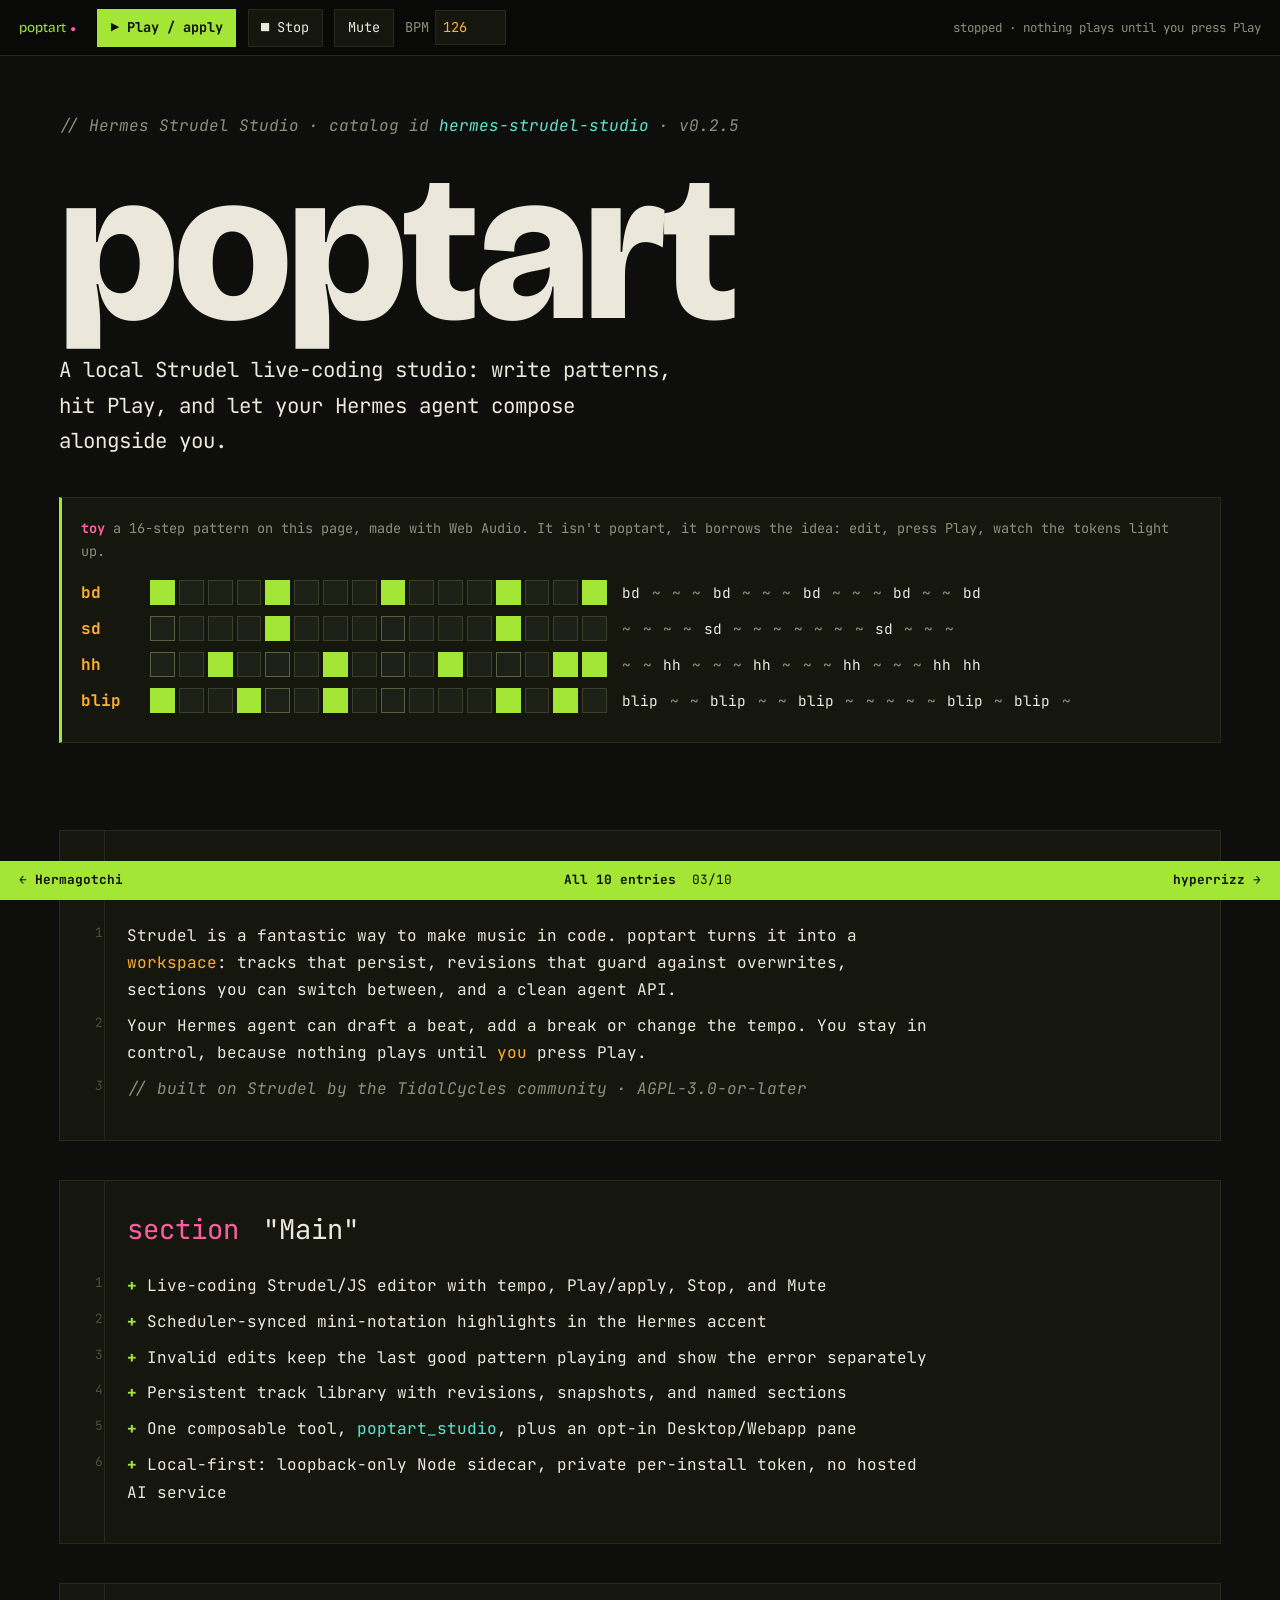
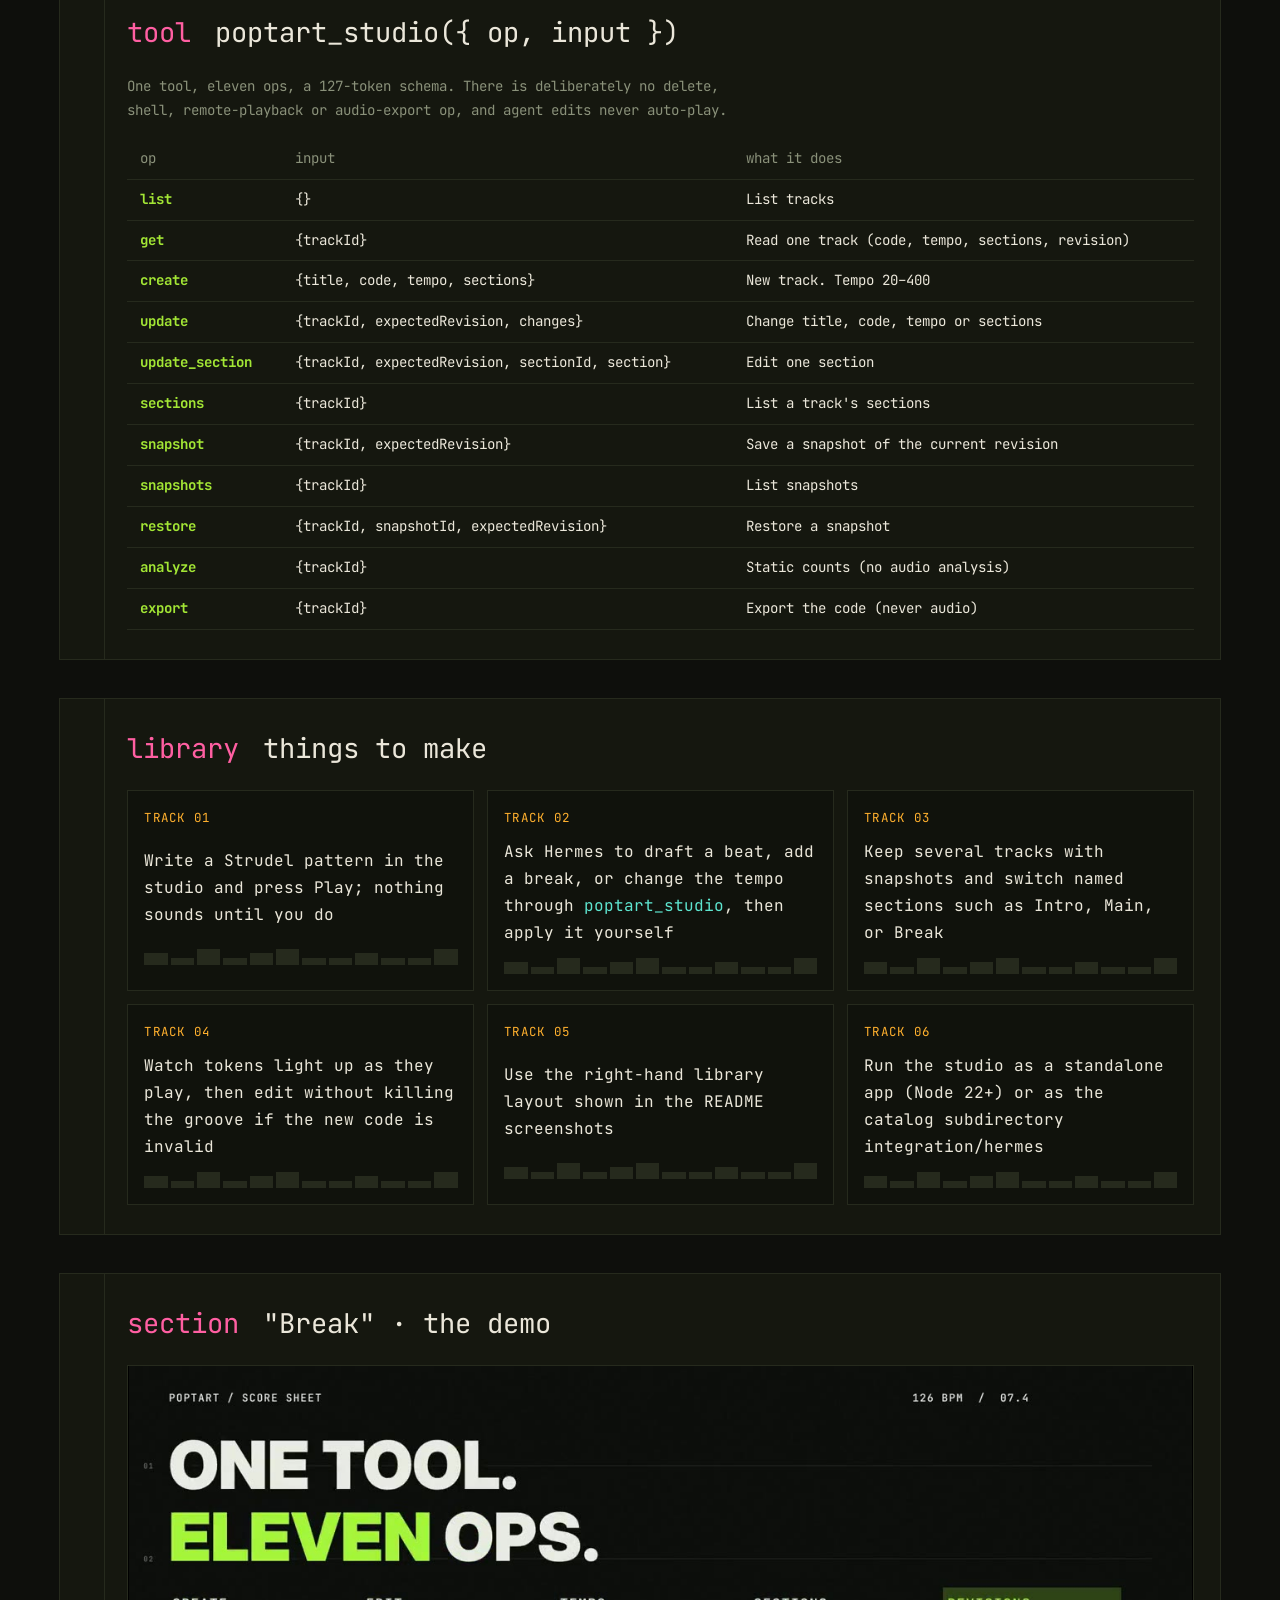
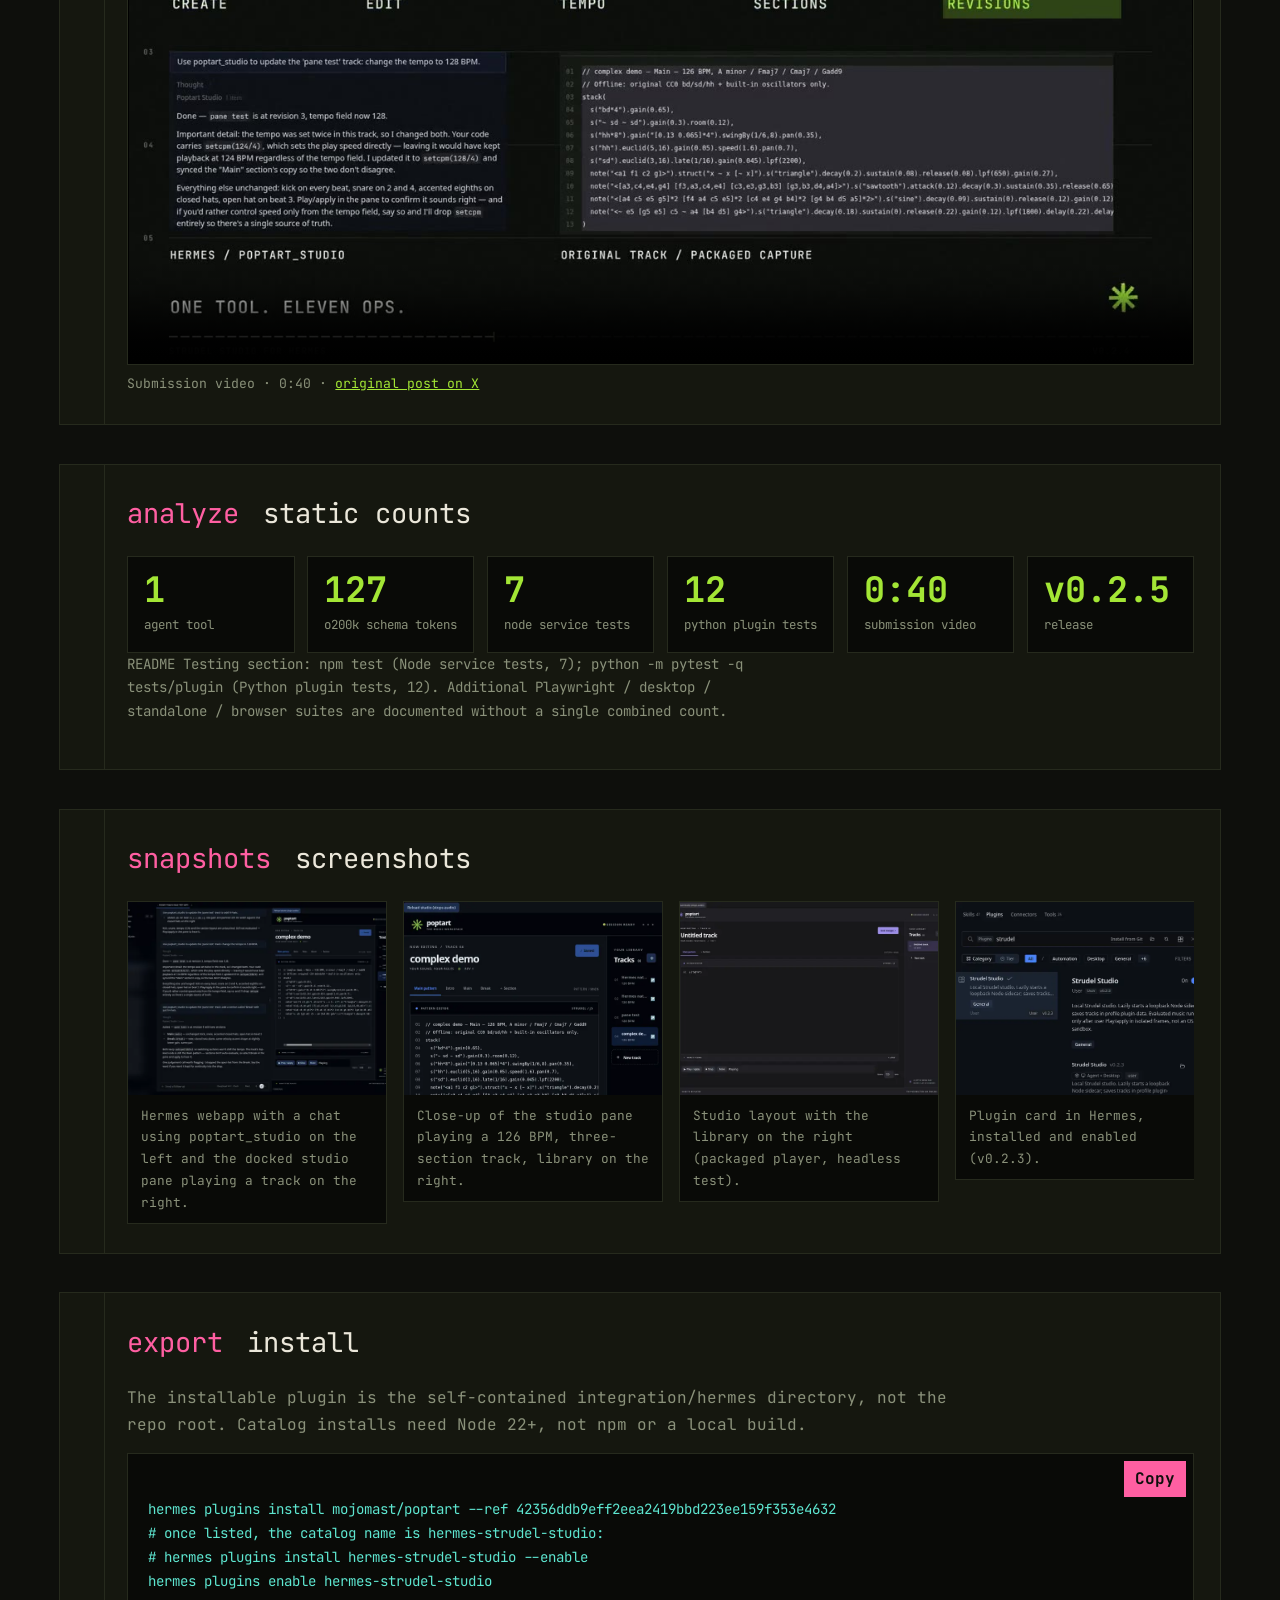
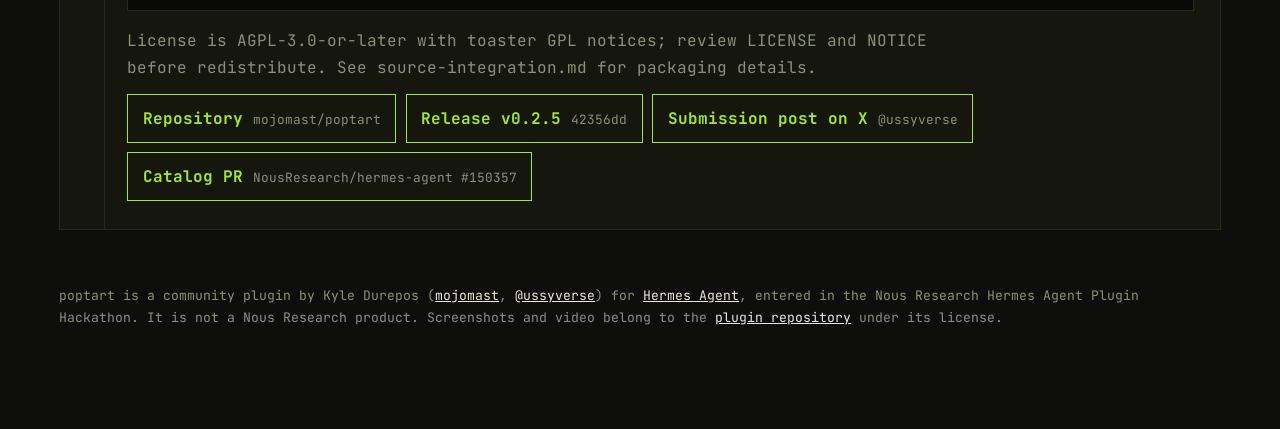
<file: poptart/index.html>
<!doctype html>
<html lang="en">
<head>
<meta charset="utf-8">
<meta name="viewport" content="width=device-width, initial-scale=1">
<title>poptart — a Strudel live-coding studio for Hermes Agent</title>
<meta name="description" content="A local Strudel live-coding studio: write patterns, hit Play, and let your Hermes agent compose alongside you.">
<meta name="theme-color" content="#0e0f0c">
<meta property="og:title" content="poptart — a Strudel live-coding studio for Hermes Agent">
<meta property="og:description" content="A local Strudel live-coding studio: write patterns, hit Play, and let your Hermes agent compose alongside you.">
<meta property="og:image" content="../assets/poptart/poster.jpg">
<link rel="preconnect" href="https://fonts.googleapis.com">
<link rel="preconnect" href="https://fonts.gstatic.com" crossorigin>
<link rel="stylesheet" href="https://fonts.googleapis.com/css2?family=Bricolage+Grotesque:opsz,wght@12..96,800&family=JetBrains+Mono:ital,wght@0,400;0,700;1,400&display=swap">
<link rel="stylesheet" href="../shared/base.css">
<link rel="stylesheet" href="style.css">
<script src="../shared/site.js" defer></script>

</head>
<body class="">
<a class="skip" href="#main">Skip to content</a>

<header class="transport" aria-label="Page toy transport">
  <span class="brand">poptart<span class="dot" aria-hidden="true">●</span></span>
  <button type="button" class="t-play" aria-pressed="false">▶ Play / apply</button>
  <button type="button" class="t-stop">■ Stop</button>
  <button type="button" class="t-mute" aria-pressed="false">Mute</button>
  <label class="t-bpm">BPM <input type="number" min="60" max="200" value="126" inputmode="numeric"></label>
  <span class="t-state" aria-live="polite">stopped · nothing plays until you press Play</span>
</header>
<main id="main">
  <section class="hero" aria-labelledby="t">
    <p class="comment">// Hermes Strudel Studio · catalog id <code>hermes-strudel-studio</code> · v0.2.5</p>
    <h1 id="t" class="word" aria-label="poptart"><span style="--i:0" aria-hidden="true">p</span><span style="--i:1" aria-hidden="true">o</span><span style="--i:2" aria-hidden="true">p</span><span style="--i:3" aria-hidden="true">t</span><span style="--i:4" aria-hidden="true">a</span><span style="--i:5" aria-hidden="true">r</span><span style="--i:6" aria-hidden="true">t</span></h1>
    <p class="lede">A local Strudel live-coding studio: write patterns, hit Play, and let your Hermes agent compose alongside you.</p>
    <div class="seq" role="group" aria-labelledby="seq-h">
      <p id="seq-h" class="seq-h"><span class="kw">toy</span> a 16-step pattern on this page, made with Web Audio. It isn't poptart, it borrows the idea: edit, press Play, watch the tokens light up.</p>
      <div class="row" data-row="bd">
        <span class="rname">bd</span>
        <div class="steps"><button type="button" class="st beat" aria-pressed="true" aria-label="bd step 1"></button><button type="button" class="st" aria-pressed="false" aria-label="bd step 2"></button><button type="button" class="st" aria-pressed="false" aria-label="bd step 3"></button><button type="button" class="st" aria-pressed="false" aria-label="bd step 4"></button><button type="button" class="st beat" aria-pressed="true" aria-label="bd step 5"></button><button type="button" class="st" aria-pressed="false" aria-label="bd step 6"></button><button type="button" class="st" aria-pressed="false" aria-label="bd step 7"></button><button type="button" class="st" aria-pressed="false" aria-label="bd step 8"></button><button type="button" class="st beat" aria-pressed="true" aria-label="bd step 9"></button><button type="button" class="st" aria-pressed="false" aria-label="bd step 10"></button><button type="button" class="st" aria-pressed="false" aria-label="bd step 11"></button><button type="button" class="st" aria-pressed="false" aria-label="bd step 12"></button><button type="button" class="st beat" aria-pressed="true" aria-label="bd step 13"></button><button type="button" class="st" aria-pressed="false" aria-label="bd step 14"></button><button type="button" class="st" aria-pressed="false" aria-label="bd step 15"></button><button type="button" class="st" aria-pressed="true" aria-label="bd step 16"></button></div>
        <code class="mini" aria-label="bd mini-notation"></code>
      </div>
      <div class="row" data-row="sd">
        <span class="rname">sd</span>
        <div class="steps"><button type="button" class="st beat" aria-pressed="false" aria-label="sd step 1"></button><button type="button" class="st" aria-pressed="false" aria-label="sd step 2"></button><button type="button" class="st" aria-pressed="false" aria-label="sd step 3"></button><button type="button" class="st" aria-pressed="false" aria-label="sd step 4"></button><button type="button" class="st beat" aria-pressed="true" aria-label="sd step 5"></button><button type="button" class="st" aria-pressed="false" aria-label="sd step 6"></button><button type="button" class="st" aria-pressed="false" aria-label="sd step 7"></button><button type="button" class="st" aria-pressed="false" aria-label="sd step 8"></button><button type="button" class="st beat" aria-pressed="false" aria-label="sd step 9"></button><button type="button" class="st" aria-pressed="false" aria-label="sd step 10"></button><button type="button" class="st" aria-pressed="false" aria-label="sd step 11"></button><button type="button" class="st" aria-pressed="false" aria-label="sd step 12"></button><button type="button" class="st beat" aria-pressed="true" aria-label="sd step 13"></button><button type="button" class="st" aria-pressed="false" aria-label="sd step 14"></button><button type="button" class="st" aria-pressed="false" aria-label="sd step 15"></button><button type="button" class="st" aria-pressed="false" aria-label="sd step 16"></button></div>
        <code class="mini" aria-label="sd mini-notation"></code>
      </div>
      <div class="row" data-row="hh">
        <span class="rname">hh</span>
        <div class="steps"><button type="button" class="st beat" aria-pressed="false" aria-label="hh step 1"></button><button type="button" class="st" aria-pressed="false" aria-label="hh step 2"></button><button type="button" class="st" aria-pressed="true" aria-label="hh step 3"></button><button type="button" class="st" aria-pressed="false" aria-label="hh step 4"></button><button type="button" class="st beat" aria-pressed="false" aria-label="hh step 5"></button><button type="button" class="st" aria-pressed="false" aria-label="hh step 6"></button><button type="button" class="st" aria-pressed="true" aria-label="hh step 7"></button><button type="button" class="st" aria-pressed="false" aria-label="hh step 8"></button><button type="button" class="st beat" aria-pressed="false" aria-label="hh step 9"></button><button type="button" class="st" aria-pressed="false" aria-label="hh step 10"></button><button type="button" class="st" aria-pressed="true" aria-label="hh step 11"></button><button type="button" class="st" aria-pressed="false" aria-label="hh step 12"></button><button type="button" class="st beat" aria-pressed="false" aria-label="hh step 13"></button><button type="button" class="st" aria-pressed="false" aria-label="hh step 14"></button><button type="button" class="st" aria-pressed="true" aria-label="hh step 15"></button><button type="button" class="st" aria-pressed="true" aria-label="hh step 16"></button></div>
        <code class="mini" aria-label="hh mini-notation"></code>
      </div>
      <div class="row" data-row="blip">
        <span class="rname">blip</span>
        <div class="steps"><button type="button" class="st beat" aria-pressed="true" aria-label="blip step 1"></button><button type="button" class="st" aria-pressed="false" aria-label="blip step 2"></button><button type="button" class="st" aria-pressed="false" aria-label="blip step 3"></button><button type="button" class="st" aria-pressed="true" aria-label="blip step 4"></button><button type="button" class="st beat" aria-pressed="false" aria-label="blip step 5"></button><button type="button" class="st" aria-pressed="false" aria-label="blip step 6"></button><button type="button" class="st" aria-pressed="true" aria-label="blip step 7"></button><button type="button" class="st" aria-pressed="false" aria-label="blip step 8"></button><button type="button" class="st beat" aria-pressed="false" aria-label="blip step 9"></button><button type="button" class="st" aria-pressed="false" aria-label="blip step 10"></button><button type="button" class="st" aria-pressed="false" aria-label="blip step 11"></button><button type="button" class="st" aria-pressed="false" aria-label="blip step 12"></button><button type="button" class="st beat" aria-pressed="true" aria-label="blip step 13"></button><button type="button" class="st" aria-pressed="false" aria-label="blip step 14"></button><button type="button" class="st" aria-pressed="true" aria-label="blip step 15"></button><button type="button" class="st" aria-pressed="false" aria-label="blip step 16"></button></div>
        <code class="mini" aria-label="blip mini-notation"></code>
      </div>
    </div>
  </section>

  <section class="pane why" data-reveal aria-labelledby="why-h">
    <h2 id="why-h"><span class="sec">section</span> "Why poptart"</h2>
    <div class="lines">
      <p>Strudel is a fantastic way to make music in code. poptart turns it into a <em>workspace</em>: tracks that persist, revisions that guard against overwrites, sections you can switch between, and a clean agent API.</p>
      <p>Your Hermes agent can draft a beat, add a break or change the tempo. You stay in control, because nothing plays until <em>you</em> press Play.</p>
      <p class="c">// built on Strudel by the TidalCycles community · AGPL-3.0-or-later</p>
    </div>
  </section>

  <section class="pane feats" data-reveal aria-labelledby="feat-h">
    <h2 id="feat-h"><span class="sec">section</span> "Main"</h2>
    <ol class="lines code-lines">
      <li><span class="op">+</span> Live-coding Strudel/JS editor with tempo, Play/apply, Stop, and Mute</li>
      <li><span class="op">+</span> Scheduler-synced mini-notation highlights in the Hermes accent</li>
      <li><span class="op">+</span> Invalid edits keep the last good pattern playing and show the error separately</li>
      <li><span class="op">+</span> Persistent track library with revisions, snapshots, and named sections</li>
      <li><span class="op">+</span> One composable tool, <code>poptart_studio</code>, plus an opt-in Desktop/Webapp pane</li>
      <li><span class="op">+</span> Local-first: loopback-only Node sidecar, private per-install token, no hosted AI service</li>
    </ol>
  </section>

  <section class="pane ops" data-reveal aria-labelledby="ops-h">
    <h2 id="ops-h"><span class="sec">tool</span> poptart_studio({ op, input })</h2>
    <p class="note">One tool, eleven ops, a 127-token schema. There is deliberately no delete, shell, remote-playback or audio-export op, and agent edits never auto-play.</p>
    <div class="table-wrap">
      <table>
        <thead><tr><th scope="col">op</th><th scope="col">input</th><th scope="col">what it does</th></tr></thead>
        <tbody>
          <tr><th scope="row"><code>list</code></th><td><code>{}</code></td><td>List tracks</td></tr>
          <tr><th scope="row"><code>get</code></th><td><code>{trackId}</code></td><td>Read one track (code, tempo, sections, revision)</td></tr>
          <tr><th scope="row"><code>create</code></th><td><code>{title, code, tempo, sections}</code></td><td>New track. Tempo 20–400</td></tr>
          <tr><th scope="row"><code>update</code></th><td><code>{trackId, expectedRevision, changes}</code></td><td>Change title, code, tempo or sections</td></tr>
          <tr><th scope="row"><code>update_section</code></th><td><code>{trackId, expectedRevision, sectionId, section}</code></td><td>Edit one section</td></tr>
          <tr><th scope="row"><code>sections</code></th><td><code>{trackId}</code></td><td>List a track's sections</td></tr>
          <tr><th scope="row"><code>snapshot</code></th><td><code>{trackId, expectedRevision}</code></td><td>Save a snapshot of the current revision</td></tr>
          <tr><th scope="row"><code>snapshots</code></th><td><code>{trackId}</code></td><td>List snapshots</td></tr>
          <tr><th scope="row"><code>restore</code></th><td><code>{trackId, snapshotId, expectedRevision}</code></td><td>Restore a snapshot</td></tr>
          <tr><th scope="row"><code>analyze</code></th><td><code>{trackId}</code></td><td>Static counts (no audio analysis)</td></tr>
          <tr><th scope="row"><code>export</code></th><td><code>{trackId}</code></td><td>Export the code (never audio)</td></tr>
        </tbody>
      </table>
    </div>
  </section>

  <section class="pane library" data-reveal aria-labelledby="lib-h">
    <h2 id="lib-h"><span class="sec">library</span> things to make</h2>
    <ul class="tracks">
      <li><span class="tno">track 01</span><p>Write a Strudel pattern in the studio and press Play; nothing sounds until you do</p><span class="bars" aria-hidden="true"><i></i><i></i><i></i><i></i><i></i><i></i><i></i><i></i><i></i><i></i><i></i><i></i></span></li>
      <li><span class="tno">track 02</span><p>Ask Hermes to draft a beat, add a break, or change the tempo through <code>poptart_studio</code>, then apply it yourself</p><span class="bars" aria-hidden="true"><i></i><i></i><i></i><i></i><i></i><i></i><i></i><i></i><i></i><i></i><i></i><i></i></span></li>
      <li><span class="tno">track 03</span><p>Keep several tracks with snapshots and switch named sections such as Intro, Main, or Break</p><span class="bars" aria-hidden="true"><i></i><i></i><i></i><i></i><i></i><i></i><i></i><i></i><i></i><i></i><i></i><i></i></span></li>
      <li><span class="tno">track 04</span><p>Watch tokens light up as they play, then edit without killing the groove if the new code is invalid</p><span class="bars" aria-hidden="true"><i></i><i></i><i></i><i></i><i></i><i></i><i></i><i></i><i></i><i></i><i></i><i></i></span></li>
      <li><span class="tno">track 05</span><p>Use the right-hand library layout shown in the README screenshots</p><span class="bars" aria-hidden="true"><i></i><i></i><i></i><i></i><i></i><i></i><i></i><i></i><i></i><i></i><i></i><i></i></span></li>
      <li><span class="tno">track 06</span><p>Run the studio as a standalone app (Node 22+) or as the catalog subdirectory integration/hermes</p><span class="bars" aria-hidden="true"><i></i><i></i><i></i><i></i><i></i><i></i><i></i><i></i><i></i><i></i><i></i><i></i></span></li>
    </ul>
  </section>

  <section class="pane demo" data-reveal aria-labelledby="demo-h">
    <h2 id="demo-h"><span class="sec">section</span> "Break" · the demo</h2>
    <figure class="vid">
  <video controls preload="none" playsinline width="1280" height="720" poster="../assets/poptart/poster.jpg" aria-label="poptart submission video, 0:40">
    <source src="../assets/poptart/video.mp4" type="video/mp4">
    <a href="../assets/poptart/video.mp4">Download the poptart submission video (MP4)</a>
  </video>
  <figcaption>Submission video · 0:40 · <a href="https://x.com/ussyverse/status/2118847400152572123">original post on X</a></figcaption>
</figure>
  </section>

  <section class="pane meters" data-reveal aria-labelledby="stats-h">
    <h2 id="stats-h"><span class="sec">analyze</span> static counts</h2>
    <ul class="readouts">
      <li><strong>1</strong><span>agent tool</span></li>
      <li><strong>127</strong><span>o200k schema tokens</span></li>
      <li><strong>7</strong><span>node service tests</span></li>
      <li><strong>12</strong><span>python plugin tests</span></li>
      <li><strong>0:40</strong><span>submission video</span></li>
      <li><strong>v0.2.5</strong><span>release</span></li>
    </ul>
    <p class="note">README Testing section: npm test (Node service tests, 7); python -m pytest -q tests/plugin (Python plugin tests, 12). Additional Playwright / desktop / standalone / browser suites are documented without a single combined count.</p>
  </section>

  <section class="pane snaps" data-reveal aria-labelledby="snap-h">
    <h2 id="snap-h"><span class="sec">snapshots</span> screenshots</h2>
    <ul class="gallery" data-gallery aria-label="poptart screenshots">
  <li class="g-item g-1"><figure>
    <button type="button" class="g-open" data-full="../thumbs/poptart/hermes-webapp.l.webp" data-orig="../assets/poptart/img/hermes-webapp.png" data-caption="Hermes webapp with a chat using poptart_studio on the left and the docked studio pane playing a track on the right." aria-label="Enlarge: Hermes webapp with a chat using poptart_studio on the left and the docked studio pane playing a track on the right."><img src="../thumbs/poptart/hermes-webapp.t.webp" width="640" height="422" alt="Hermes webapp with a chat using poptart_studio on the left and the docked studio pane playing a track on the right." loading="lazy" decoding="async"></button>
    <figcaption>Hermes webapp with a chat using poptart_studio on the left and the docked studio pane playing a track on the right.</figcaption>
  </figure></li>
  <li class="g-item g-2"><figure>
    <button type="button" class="g-open" data-full="../thumbs/poptart/studio-playing.l.webp" data-orig="../assets/poptart/img/studio-playing.png" data-caption="Close-up of the studio pane playing a 126 BPM, three-section track, library on the right." aria-label="Enlarge: Close-up of the studio pane playing a 126 BPM, three-section track, library on the right."><img src="../thumbs/poptart/studio-playing.t.webp" width="640" height="902" alt="Close-up of the studio pane playing a 126 BPM, three-section track, library on the right." loading="lazy" decoding="async"></button>
    <figcaption>Close-up of the studio pane playing a 126 BPM, three-section track, library on the right.</figcaption>
  </figure></li>
  <li class="g-item g-3"><figure>
    <button type="button" class="g-open" data-full="../thumbs/poptart/layout-right-library.l.webp" data-orig="../assets/poptart/img/layout-right-library.png" data-caption="Studio layout with the library on the right (packaged player, headless test)." aria-label="Enlarge: Studio layout with the library on the right (packaged player, headless test)."><img src="../thumbs/poptart/layout-right-library.t.webp" width="640" height="458" alt="Studio layout with the library on the right (packaged player, headless test)." loading="lazy" decoding="async"></button>
    <figcaption>Studio layout with the library on the right (packaged player, headless test).</figcaption>
  </figure></li>
  <li class="g-item g-4"><figure>
    <button type="button" class="g-open" data-full="../thumbs/poptart/plugin-card.l.webp" data-orig="../assets/poptart/img/plugin-card.png" data-caption="Plugin card in Hermes, installed and enabled (v0.2.3)." aria-label="Enlarge: Plugin card in Hermes, installed and enabled (v0.2.3)."><img src="../thumbs/poptart/plugin-card.t.webp" width="640" height="742" alt="Plugin card in Hermes, installed and enabled (v0.2.3)." loading="lazy" decoding="async"></button>
    <figcaption>Plugin card in Hermes, installed and enabled (v0.2.3).</figcaption>
  </figure></li>
  <li class="g-item g-5"><figure>
    <button type="button" class="g-open" data-full="../thumbs/poptart/banner.l.webp" data-orig="../assets/poptart/img/banner.png" data-caption="poptart banner: Strudel live-coding studio for Hermes." aria-label="Enlarge: poptart banner: Strudel live-coding studio for Hermes."><img src="../thumbs/poptart/banner.t.webp" width="640" height="200" alt="poptart banner: Strudel live-coding studio for Hermes." loading="lazy" decoding="async"></button>
    <figcaption>poptart banner: Strudel live-coding studio for Hermes.</figcaption>
  </figure></li>
</ul>
  </section>

  <section class="pane inst" data-reveal aria-labelledby="inst-h">
    <h2 id="inst-h"><span class="sec">export</span> install</h2>
    <div class="install">
<p>The installable plugin is the self-contained integration/hermes directory, not the repo root. Catalog installs need Node 22+, not npm or a local build.</p>
<div class="code-wrap"><pre><code>hermes plugins install mojomast/poptart --ref 42356ddb9eff2eea2419bbd223ee159f353e4632
# once listed, the catalog name is hermes-strudel-studio:
# hermes plugins install hermes-strudel-studio --enable
hermes plugins enable hermes-strudel-studio</code></pre><button type="button" class="copy" data-copy="hermes plugins install mojomast/poptart --ref 42356ddb9eff2eea2419bbd223ee159f353e4632
hermes plugins enable hermes-strudel-studio">Copy</button></div>
<p>License is AGPL-3.0-or-later with toaster GPL notices; review LICENSE and NOTICE before redistribute. See source-integration.md for packaging details.</p>
</div>
    <ul class="links">
  <li><a href="https://github.com/mojomast/poptart"><span class="l-label">Repository</span> <span class="l-sub">mojomast/poptart</span></a></li>
  <li><a href="https://github.com/mojomast/poptart/releases/tag/v0.2.5"><span class="l-label">Release v0.2.5</span> <span class="l-sub">42356dd</span></a></li>
  <li><a href="https://x.com/ussyverse/status/2118847400152572123"><span class="l-label">Submission post on X</span> <span class="l-sub">@ussyverse</span></a></li>
  <li><a href="https://github.com/NousResearch/hermes-agent/pull/150357"><span class="l-label">Catalog PR</span> <span class="l-sub">NousResearch/hermes-agent #150357</span></a></li>
</ul>
  </section>
</main>
<footer class="credit">
  <p>poptart is a community plugin by Kyle Durepos (<a href="https://github.com/mojomast">mojomast</a>, <a href="https://x.com/ussyverse">@ussyverse</a>) for <a href="https://github.com/NousResearch/hermes-agent">Hermes Agent</a>, entered in the Nous Research Hermes Agent Plugin Hackathon. It is not a Nous Research product. Screenshots and video belong to the <a href="https://github.com/mojomast/poptart">plugin repository</a> under its license.</p>
</footer>
<nav class="entry-nav" aria-label="Entries">
  <a class="n-prev" href="../hermagotchi/" rel="prev" aria-label="Previous entry: Hermagotchi"><span aria-hidden="true">←</span> <span class="n-txt">Hermagotchi</span><span class="n-alt">Prev</span></a>
  <a class="n-home" href="../">All 10 entries <span class="n-count">03/10</span></a>
  <a class="n-next" href="../hyperrizz/" rel="next" aria-label="Next entry: hyperrizz"><span class="n-txt">hyperrizz</span><span class="n-alt">Next</span> <span aria-hidden="true">→</span></a>
</nav>
<script src="seq.js" defer></script>

<dialog class="lightbox" aria-label="Image viewer">
  <figure><img alt=""><figcaption></figcaption></figure>
  <div class="lb-bar">
    <button type="button" class="lb-prev" aria-label="Previous image">←</button>
    <span class="lb-count" aria-live="polite"></span>
    <button type="button" class="lb-next" aria-label="Next image">→</button>
    <a class="lb-orig" href="#">Original</a>
    <button type="button" class="lb-close" aria-label="Close image viewer">✕</button>
  </div>
</dialog>
</body>
</html>
</file>
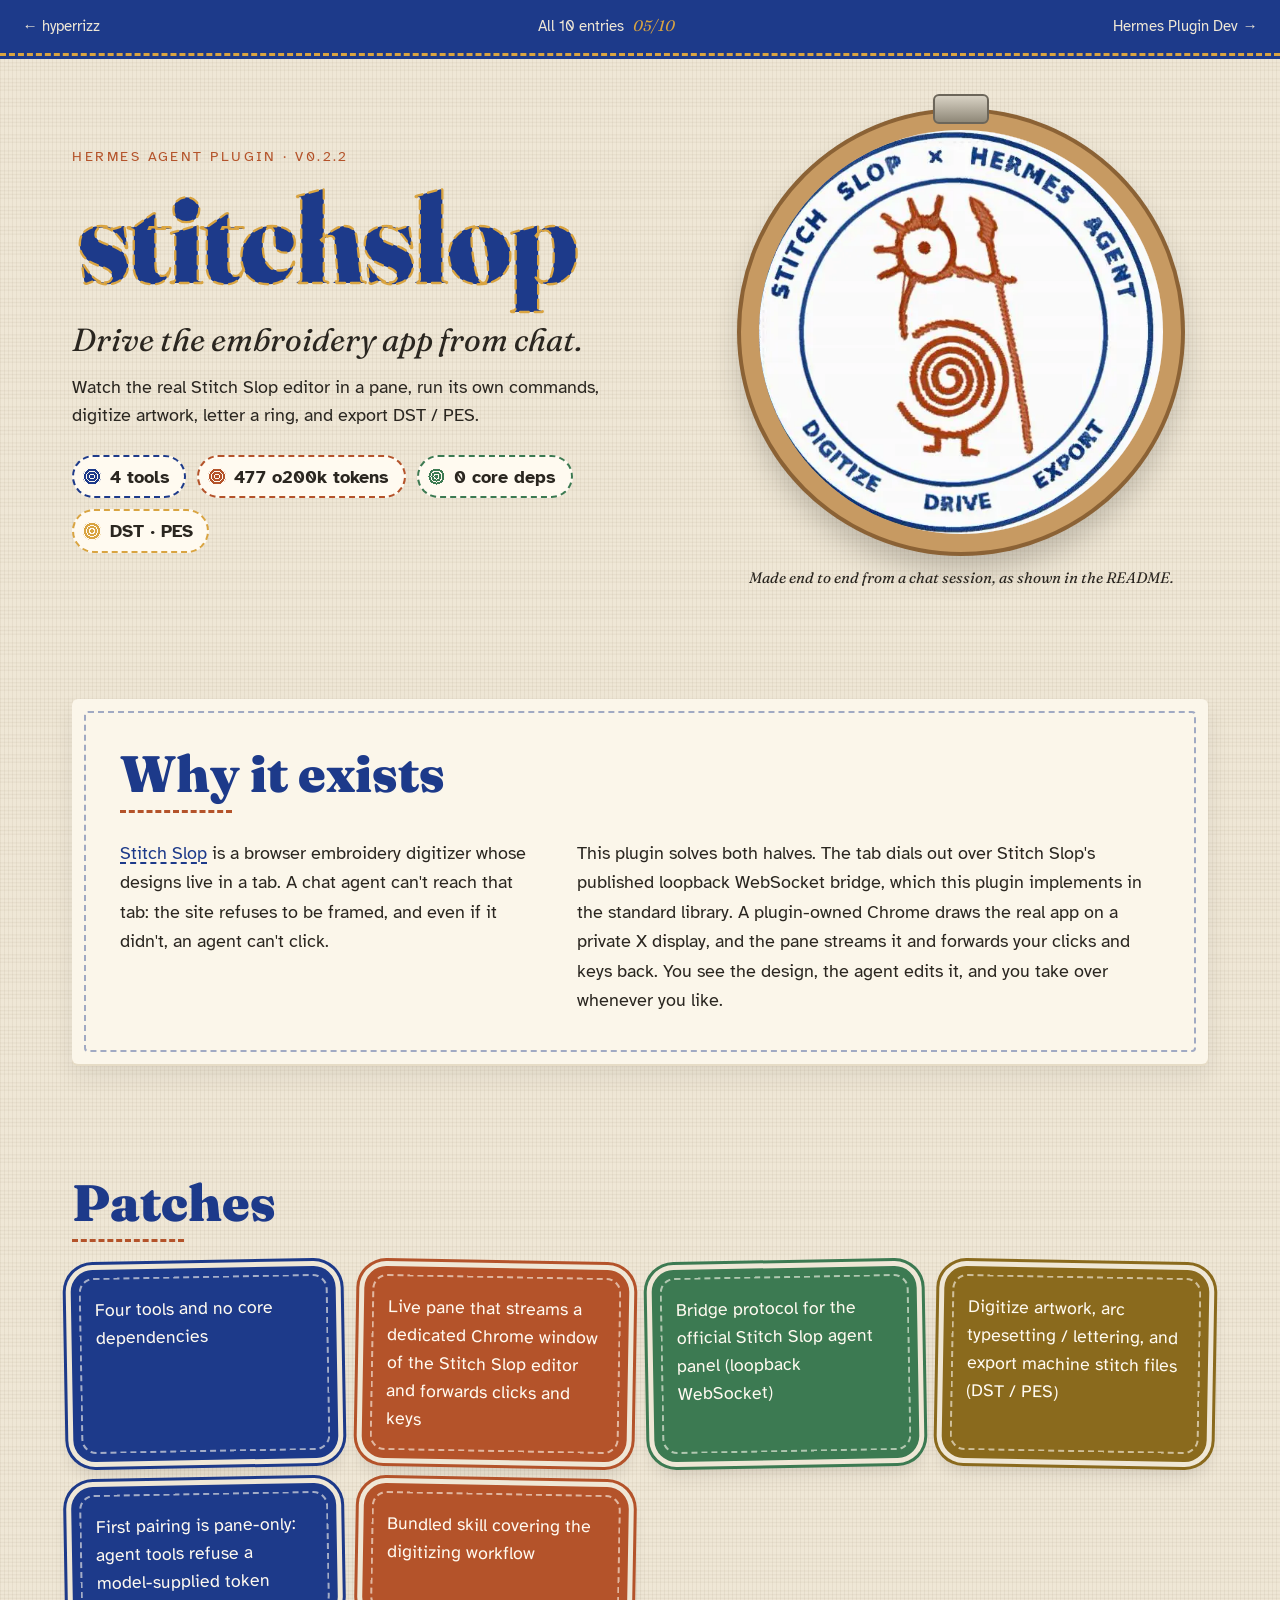
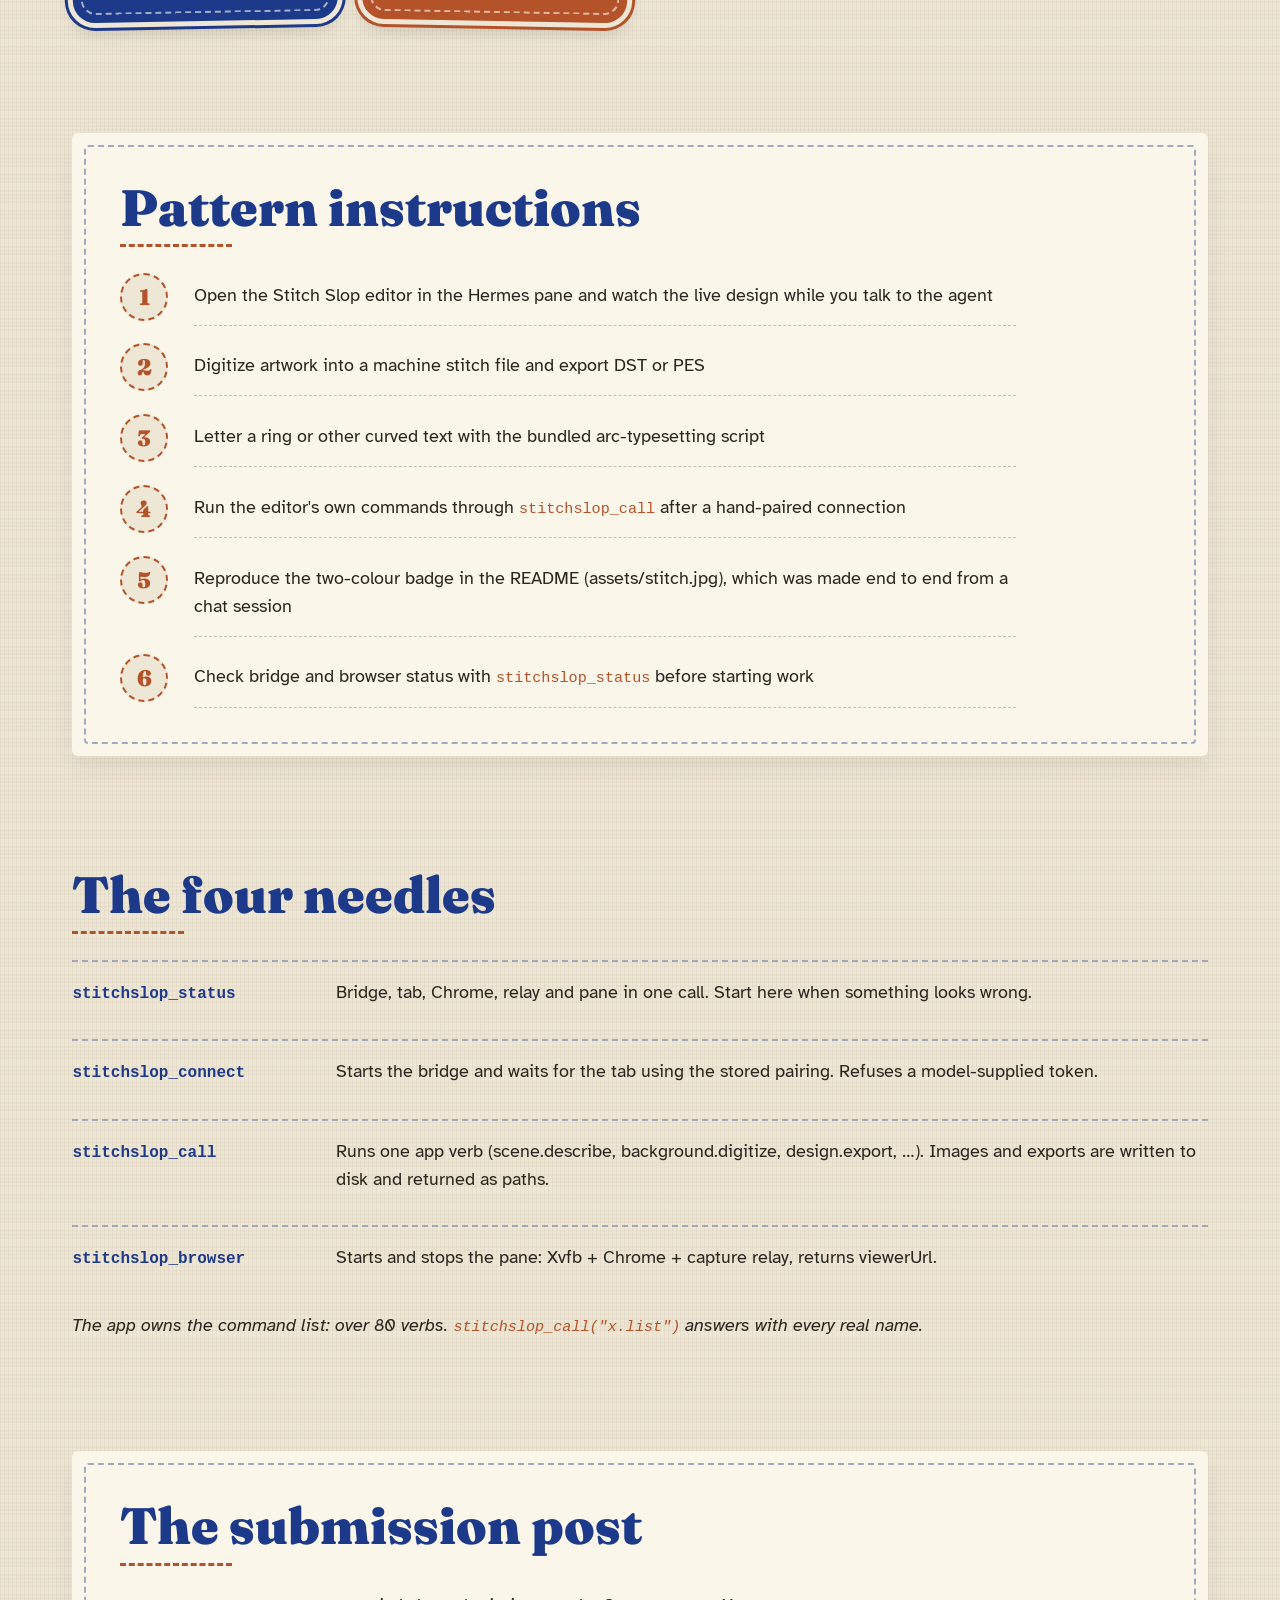
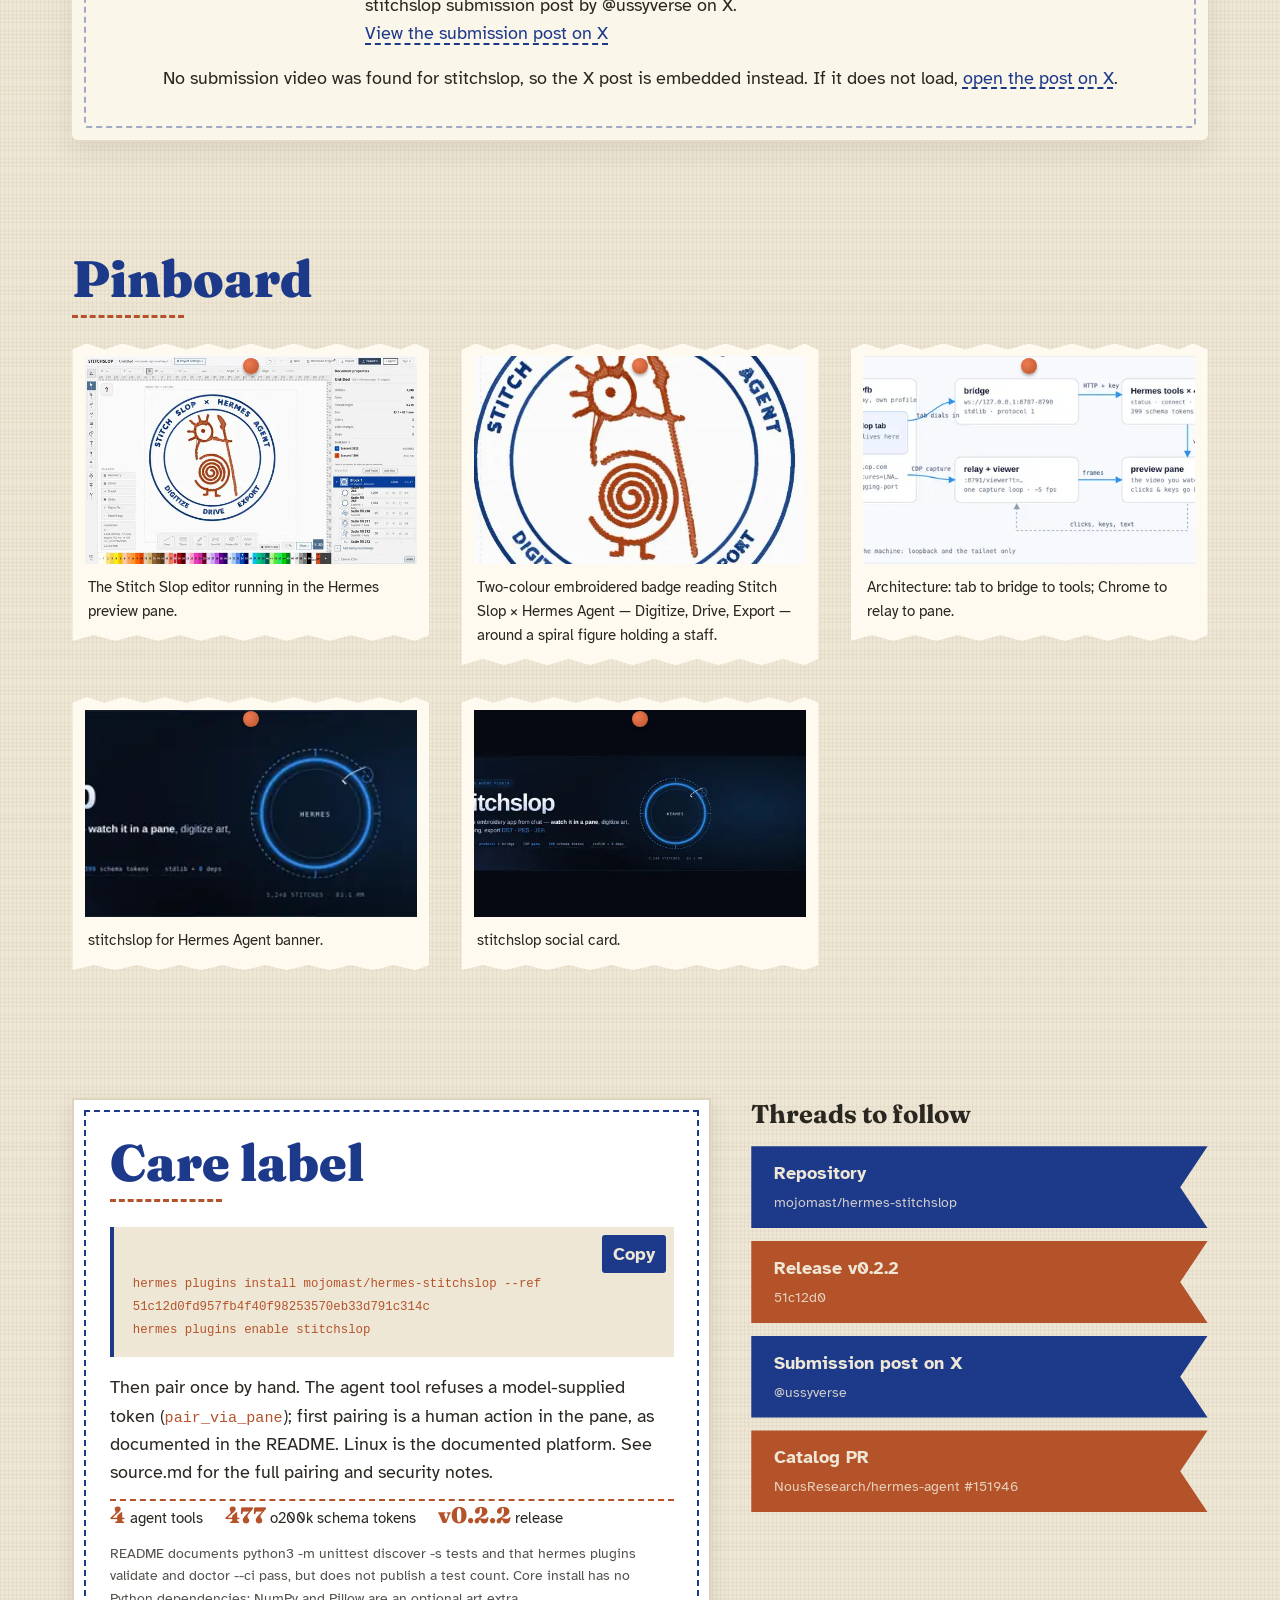
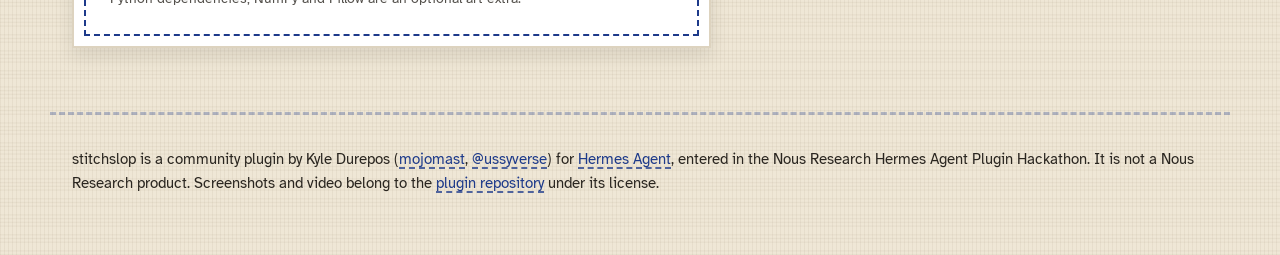
<file: stitchslop/index.html>
<!doctype html>
<html lang="en">
<head>
<meta charset="utf-8">
<meta name="viewport" content="width=device-width, initial-scale=1">
<title>stitchslop — drive the Stitch Slop embroidery editor from Hermes Agent</title>
<meta name="description" content="Watch the real Stitch Slop editor in a pane, run its own commands, digitize artwork, letter a ring, and export DST / PES.">
<meta name="theme-color" content="#efe7d6">
<meta property="og:title" content="stitchslop — drive the Stitch Slop embroidery editor from Hermes Agent">
<meta property="og:description" content="Watch the real Stitch Slop editor in a pane, run its own commands, digitize artwork, letter a ring, and export DST / PES.">

<link rel="preconnect" href="https://fonts.googleapis.com">
<link rel="preconnect" href="https://fonts.gstatic.com" crossorigin>
<link rel="stylesheet" href="https://fonts.googleapis.com/css2?family=Fraunces:ital,opsz,wght@0,9..144,400;0,9..144,700;0,9..144,900;1,9..144,400&family=Atkinson+Hyperlegible:wght@400;700&display=swap">
<link rel="stylesheet" href="../shared/base.css">
<link rel="stylesheet" href="style.css">
<script src="../shared/site.js" defer></script>

</head>
<body class="">
<a class="skip" href="#main">Skip to content</a>

<nav class="entry-nav" aria-label="Entries">
  <a class="n-prev" href="../hyperrizz/" rel="prev" aria-label="Previous entry: hyperrizz"><span aria-hidden="true">←</span> <span class="n-txt">hyperrizz</span><span class="n-alt">Prev</span></a>
  <a class="n-home" href="../">All 10 entries <span class="n-count">05/10</span></a>
  <a class="n-next" href="../hermes-plugin-dev/" rel="next" aria-label="Next entry: Hermes Plugin Dev"><span class="n-txt">Hermes Plugin Dev</span><span class="n-alt">Next</span> <span aria-hidden="true">→</span></a>
</nav>
<main id="main">
  <section class="hero" aria-labelledby="t">
    <div class="hero-copy">
      <p class="eyebrow">Hermes Agent plugin · v0.2.2</p>
      <h1 id="t" class="sr-only">stitchslop</h1>
      <svg class="stitched" viewBox="0 0 620 150" role="img" aria-label="stitchslop">
        <text x="6" y="118" class="satin">stitchslop</text>
        <text x="6" y="118" class="run">stitchslop</text>
      </svg>
      <p class="lede">Drive the embroidery app from chat.</p>
      <p class="sub">Watch the real Stitch Slop editor in a pane, run its own commands, digitize artwork, letter a ring, and export DST / PES.</p>
      <p class="spools">
        <span style="--c:#1d3a8a">4 tools</span>
        <span style="--c:#b4532a">477 o200k tokens</span>
        <span style="--c:#3c7a52">0 core deps</span>
        <span style="--c:#d9a441">DST · PES</span>
      </p>
    </div>
    <div class="hoop">
      <div class="hoop-in">
        <img src="../thumbs/stitchslop/stitch.l.webp" srcset="../thumbs/stitchslop/stitch.t.webp 565w, ../thumbs/stitchslop/stitch.l.webp 565w" sizes="100vw" width="565" height="588" alt="Two-colour embroidered badge reading Stitch Slop × Hermes Agent — Digitize, Drive, Export — around a spiral figure holding a staff." fetchpriority="high" decoding="async">
      </div>
      <span class="screw" aria-hidden="true"></span>
      <p class="hoop-cap">Made end to end from a chat session, as shown in the README.</p>
    </div>
  </section>

  <section class="swatch what" data-reveal aria-labelledby="what-h">
    <h2 id="what-h">Why it exists</h2>
    <div class="two">
      <p><a href="https://www.stitchslop.com">Stitch Slop</a> is a browser embroidery digitizer whose designs live in a tab. A chat agent can't reach that tab: the site refuses to be framed, and even if it didn't, an agent can't click.</p>
      <p>This plugin solves both halves. The tab dials out over Stitch Slop's published loopback WebSocket bridge, which this plugin implements in the standard library. A plugin-owned Chrome draws the real app on a private X display, and the pane streams it and forwards your clicks and keys back. You see the design, the agent edits it, and you take over whenever you like.</p>
    </div>
  </section>

  <section class="patches-sec" data-reveal aria-labelledby="feat-h">
    <h2 id="feat-h">Patches</h2>
    <ul class="patches">
      <li class="p0"><p>Four tools and no core dependencies</p></li>
      <li class="p1"><p>Live pane that streams a dedicated Chrome window of the Stitch Slop editor and forwards clicks and keys</p></li>
      <li class="p2"><p>Bridge protocol for the official Stitch Slop agent panel (loopback WebSocket)</p></li>
      <li class="p3"><p>Digitize artwork, arc typesetting / lettering, and export machine stitch files (DST / PES)</p></li>
      <li class="p0"><p>First pairing is pane-only: agent tools refuse a model-supplied token</p></li>
      <li class="p1"><p>Bundled skill covering the digitizing workflow</p></li>
    </ul>
  </section>

  <section class="swatch pattern" data-reveal aria-labelledby="uc-h">
    <h2 id="uc-h">Pattern instructions</h2>
    <ol class="steps">
      <li><p>Open the Stitch Slop editor in the Hermes pane and watch the live design while you talk to the agent</p></li>
      <li><p>Digitize artwork into a machine stitch file and export DST or PES</p></li>
      <li><p>Letter a ring or other curved text with the bundled arc-typesetting script</p></li>
      <li><p>Run the editor's own commands through <code>stitchslop_call</code> after a hand-paired connection</p></li>
      <li><p>Reproduce the two-colour badge in the README (assets/stitch.jpg), which was made end to end from a chat session</p></li>
      <li><p>Check bridge and browser status with <code>stitchslop_status</code> before starting work</p></li>
    </ol>
  </section>

  <section class="tools-sec" data-reveal aria-labelledby="tools-h">
    <h2 id="tools-h">The four needles</h2>
    <dl class="needles">
      <div><dt><code>stitchslop_status</code></dt><dd>Bridge, tab, Chrome, relay and pane in one call. Start here when something looks wrong.</dd></div>
      <div><dt><code>stitchslop_connect</code></dt><dd>Starts the bridge and waits for the tab using the stored pairing. Refuses a model-supplied token.</dd></div>
      <div><dt><code>stitchslop_call</code></dt><dd>Runs one app verb (scene.describe, background.digitize, design.export, …). Images and exports are written to disk and returned as paths.</dd></div>
      <div><dt><code>stitchslop_browser</code></dt><dd>Starts and stops the pane: Xvfb + Chrome + capture relay, returns viewerUrl.</dd></div>
    </dl>
    <p class="aside">The app owns the command list: over 80 verbs. <code>stitchslop_call("x.list")</code> answers with every real name.</p>
  </section>

  <section class="swatch post" data-reveal aria-labelledby="post-h">
    <h2 id="post-h">The submission post</h2>
    <div class="x-embed" data-x-embed>
  <blockquote class="twitter-tweet" data-dnt="true" data-theme="dark">
    <p>stitchslop submission post by @ussyverse on X.</p>
    <a href="https://x.com/ussyverse/status/2119790420704239898">View the submission post on X</a>
  </blockquote>
  <p class="x-fallback">No submission video was found for stitchslop, so the X post is embedded instead. If it does not load, <a href="https://x.com/ussyverse/status/2119790420704239898">open the post on X</a>.</p>
</div>
  </section>

  <section class="board" data-reveal aria-labelledby="gal-h">
    <h2 id="gal-h">Pinboard</h2>
    <ul class="pins" data-gallery aria-label="stitchslop screenshots">
  <li class="g-item g-1"><figure>
    <button type="button" class="g-open" data-full="../thumbs/stitchslop/pane.l.webp" data-orig="../assets/stitchslop/img/pane.jpg" data-caption="The Stitch Slop editor running in the Hermes preview pane." aria-label="Enlarge: The Stitch Slop editor running in the Hermes preview pane."><img src="../thumbs/stitchslop/pane.t.webp" width="640" height="400" alt="The Stitch Slop editor running in the Hermes preview pane." loading="lazy" decoding="async"></button>
    <figcaption>The Stitch Slop editor running in the Hermes preview pane.</figcaption>
  </figure></li>
  <li class="g-item g-2"><figure>
    <button type="button" class="g-open" data-full="../thumbs/stitchslop/stitch.l.webp" data-orig="../assets/stitchslop/img/stitch.jpg" data-caption="Two-colour embroidered badge reading Stitch Slop × Hermes Agent — Digitize, Drive, Export — around a spiral figure holding a staff." aria-label="Enlarge: Two-colour embroidered badge reading Stitch Slop × Hermes Agent — Digitize, Drive, Export — around a spiral figure holding a staff."><img src="../thumbs/stitchslop/stitch.t.webp" width="565" height="588" alt="Two-colour embroidered badge reading Stitch Slop × Hermes Agent — Digitize, Drive, Export — around a spiral figure holding a staff." loading="lazy" decoding="async"></button>
    <figcaption>Two-colour embroidered badge reading Stitch Slop × Hermes Agent — Digitize, Drive, Export — around a spiral figure holding a staff.</figcaption>
  </figure></li>
  <li class="g-item g-3"><figure>
    <button type="button" class="g-open" data-full="../thumbs/stitchslop/diagram.l.webp" data-orig="../assets/stitchslop/img/diagram.png" data-caption="Architecture: tab to bridge to tools; Chrome to relay to pane." aria-label="Enlarge: Architecture: tab to bridge to tools; Chrome to relay to pane."><img src="../thumbs/stitchslop/diagram.t.webp" width="640" height="280" alt="Architecture: tab to bridge to tools; Chrome to relay to pane." loading="lazy" decoding="async"></button>
    <figcaption>Architecture: tab to bridge to tools; Chrome to relay to pane.</figcaption>
  </figure></li>
  <li class="g-item g-4"><figure>
    <button type="button" class="g-open" data-full="../thumbs/stitchslop/banner.l.webp" data-orig="../assets/stitchslop/img/banner.png" data-caption="stitchslop for Hermes Agent banner." aria-label="Enlarge: stitchslop for Hermes Agent banner."><img src="../thumbs/stitchslop/banner.t.webp" width="640" height="176" alt="stitchslop for Hermes Agent banner." loading="lazy" decoding="async"></button>
    <figcaption>stitchslop for Hermes Agent banner.</figcaption>
  </figure></li>
  <li class="g-item g-5"><figure>
    <button type="button" class="g-open" data-full="../thumbs/stitchslop/social.l.webp" data-orig="../assets/stitchslop/img/social.png" data-caption="stitchslop social card." aria-label="Enlarge: stitchslop social card."><img src="../thumbs/stitchslop/social.t.webp" width="640" height="320" alt="stitchslop social card." loading="lazy" decoding="async"></button>
    <figcaption>stitchslop social card.</figcaption>
  </figure></li>
</ul>
  </section>

  <section class="label-sec" data-reveal aria-labelledby="inst-h">
    <div class="care">
      <h2 id="inst-h">Care label</h2>
      <div class="install">
<div class="code-wrap"><pre><code>hermes plugins install mojomast/hermes-stitchslop --ref 51c12d0fd957fb4f40f98253570eb33d791c314c
hermes plugins enable stitchslop</code></pre><button type="button" class="copy" data-copy="hermes plugins install mojomast/hermes-stitchslop --ref 51c12d0fd957fb4f40f98253570eb33d791c314c
hermes plugins enable stitchslop">Copy</button></div>
<p>Then pair once by hand. The agent tool refuses a model-supplied token (<code>pair_via_pane</code>); first pairing is a human action in the pane, as documented in the README. Linux is the documented platform. See source.md for the full pairing and security notes.</p>
</div>
      <ul class="stat-line">
        <li><strong>4</strong> agent tools</li>
        <li><strong>477</strong> o200k schema tokens</li>
        <li><strong>v0.2.2</strong> release</li>
      </ul>
      <p class="tn">README documents python3 -m unittest discover -s tests and that hermes plugins validate and doctor --ci pass, but does not publish a test count. Core install has no Python dependencies; NumPy and Pillow are an optional art extra.</p>
    </div>
    <div class="ribbons">
      <h3>Threads to follow</h3>
      <ul class="links">
  <li><a href="https://github.com/mojomast/hermes-stitchslop"><span class="l-label">Repository</span> <span class="l-sub">mojomast/hermes-stitchslop</span></a></li>
  <li><a href="https://github.com/mojomast/hermes-stitchslop/releases/tag/v0.2.2"><span class="l-label">Release v0.2.2</span> <span class="l-sub">51c12d0</span></a></li>
  <li><a href="https://x.com/ussyverse/status/2119790420704239898"><span class="l-label">Submission post on X</span> <span class="l-sub">@ussyverse</span></a></li>
  <li><a href="https://github.com/NousResearch/hermes-agent/pull/151946"><span class="l-label">Catalog PR</span> <span class="l-sub">NousResearch/hermes-agent #151946</span></a></li>
</ul>
    </div>
  </section>
</main>
<footer class="credit">
  <p>stitchslop is a community plugin by Kyle Durepos (<a href="https://github.com/mojomast">mojomast</a>, <a href="https://x.com/ussyverse">@ussyverse</a>) for <a href="https://github.com/NousResearch/hermes-agent">Hermes Agent</a>, entered in the Nous Research Hermes Agent Plugin Hackathon. It is not a Nous Research product. Screenshots and video belong to the <a href="https://github.com/mojomast/hermes-stitchslop">plugin repository</a> under its license.</p>
</footer>

<dialog class="lightbox" aria-label="Image viewer">
  <figure><img alt=""><figcaption></figcaption></figure>
  <div class="lb-bar">
    <button type="button" class="lb-prev" aria-label="Previous image">←</button>
    <span class="lb-count" aria-live="polite"></span>
    <button type="button" class="lb-next" aria-label="Next image">→</button>
    <a class="lb-orig" href="#">Original</a>
    <button type="button" class="lb-close" aria-label="Close image viewer">✕</button>
  </div>
</dialog>
</body>
</html>
</file>
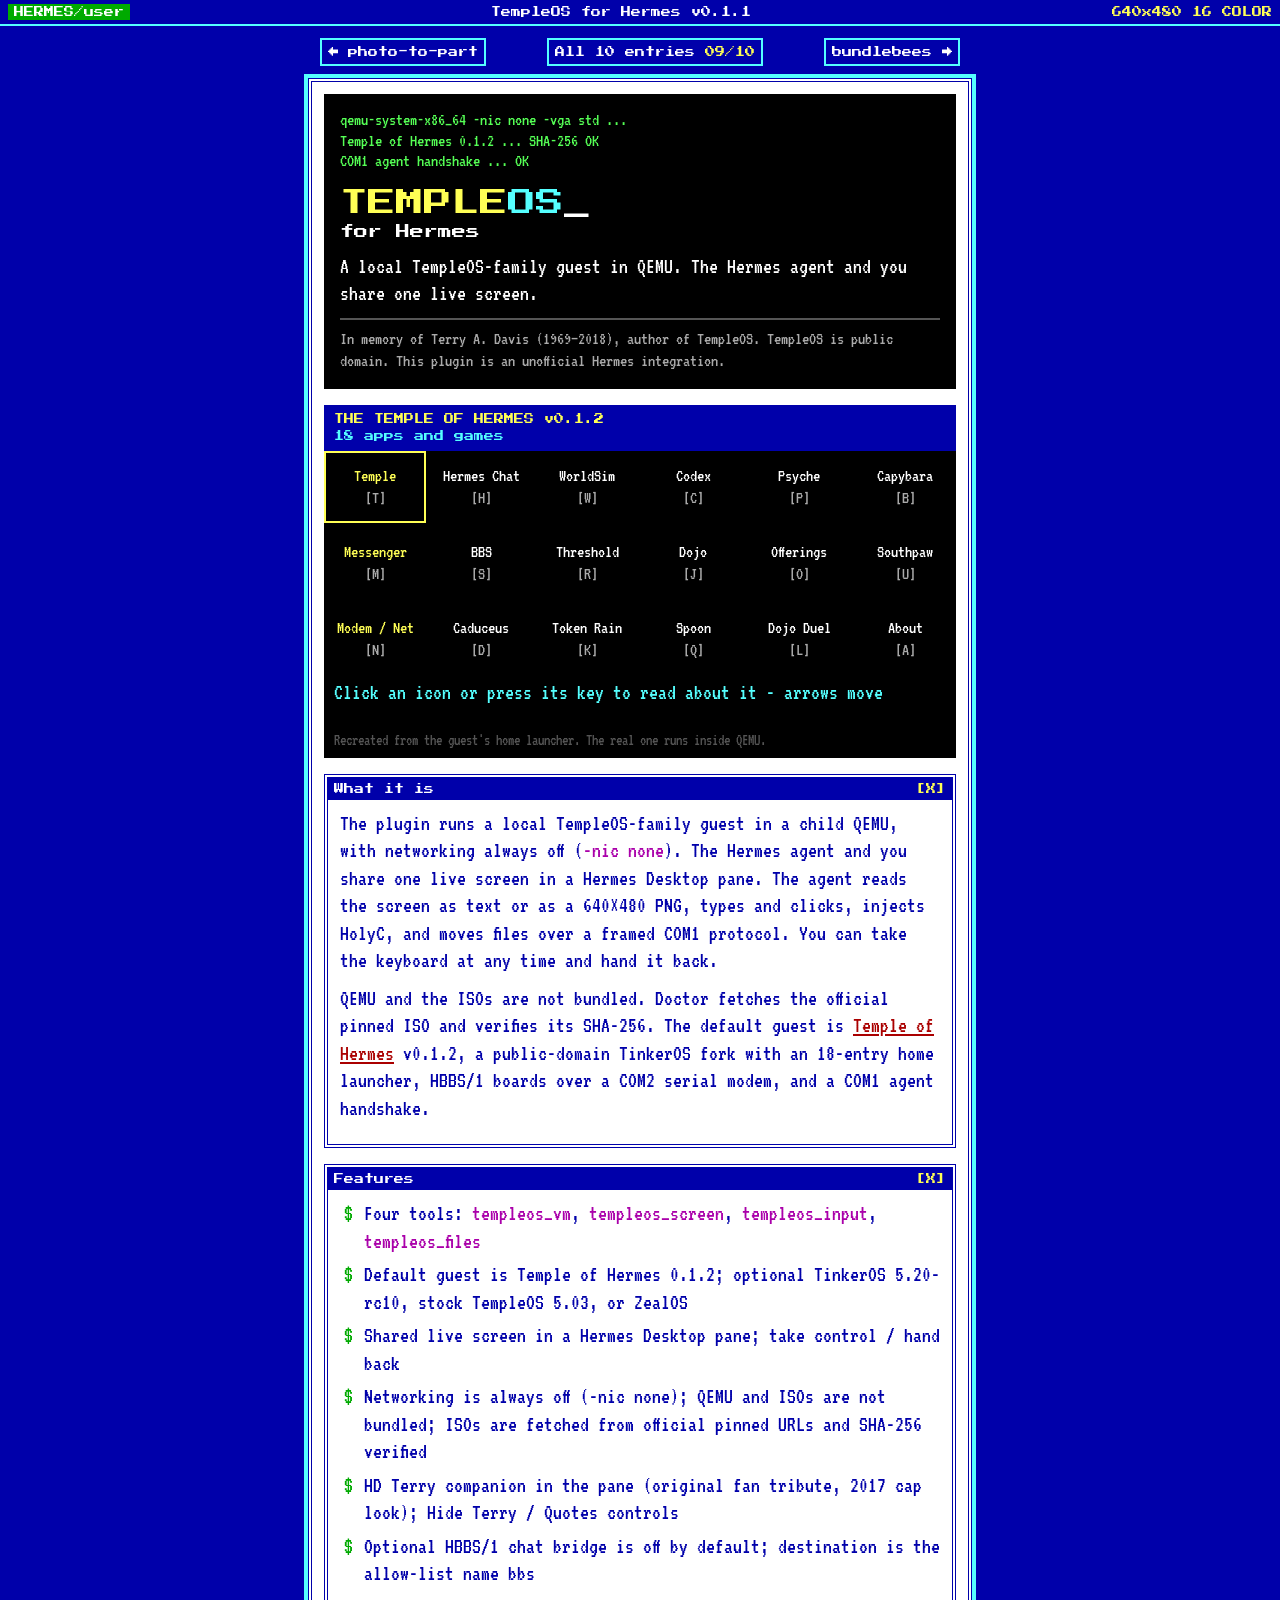
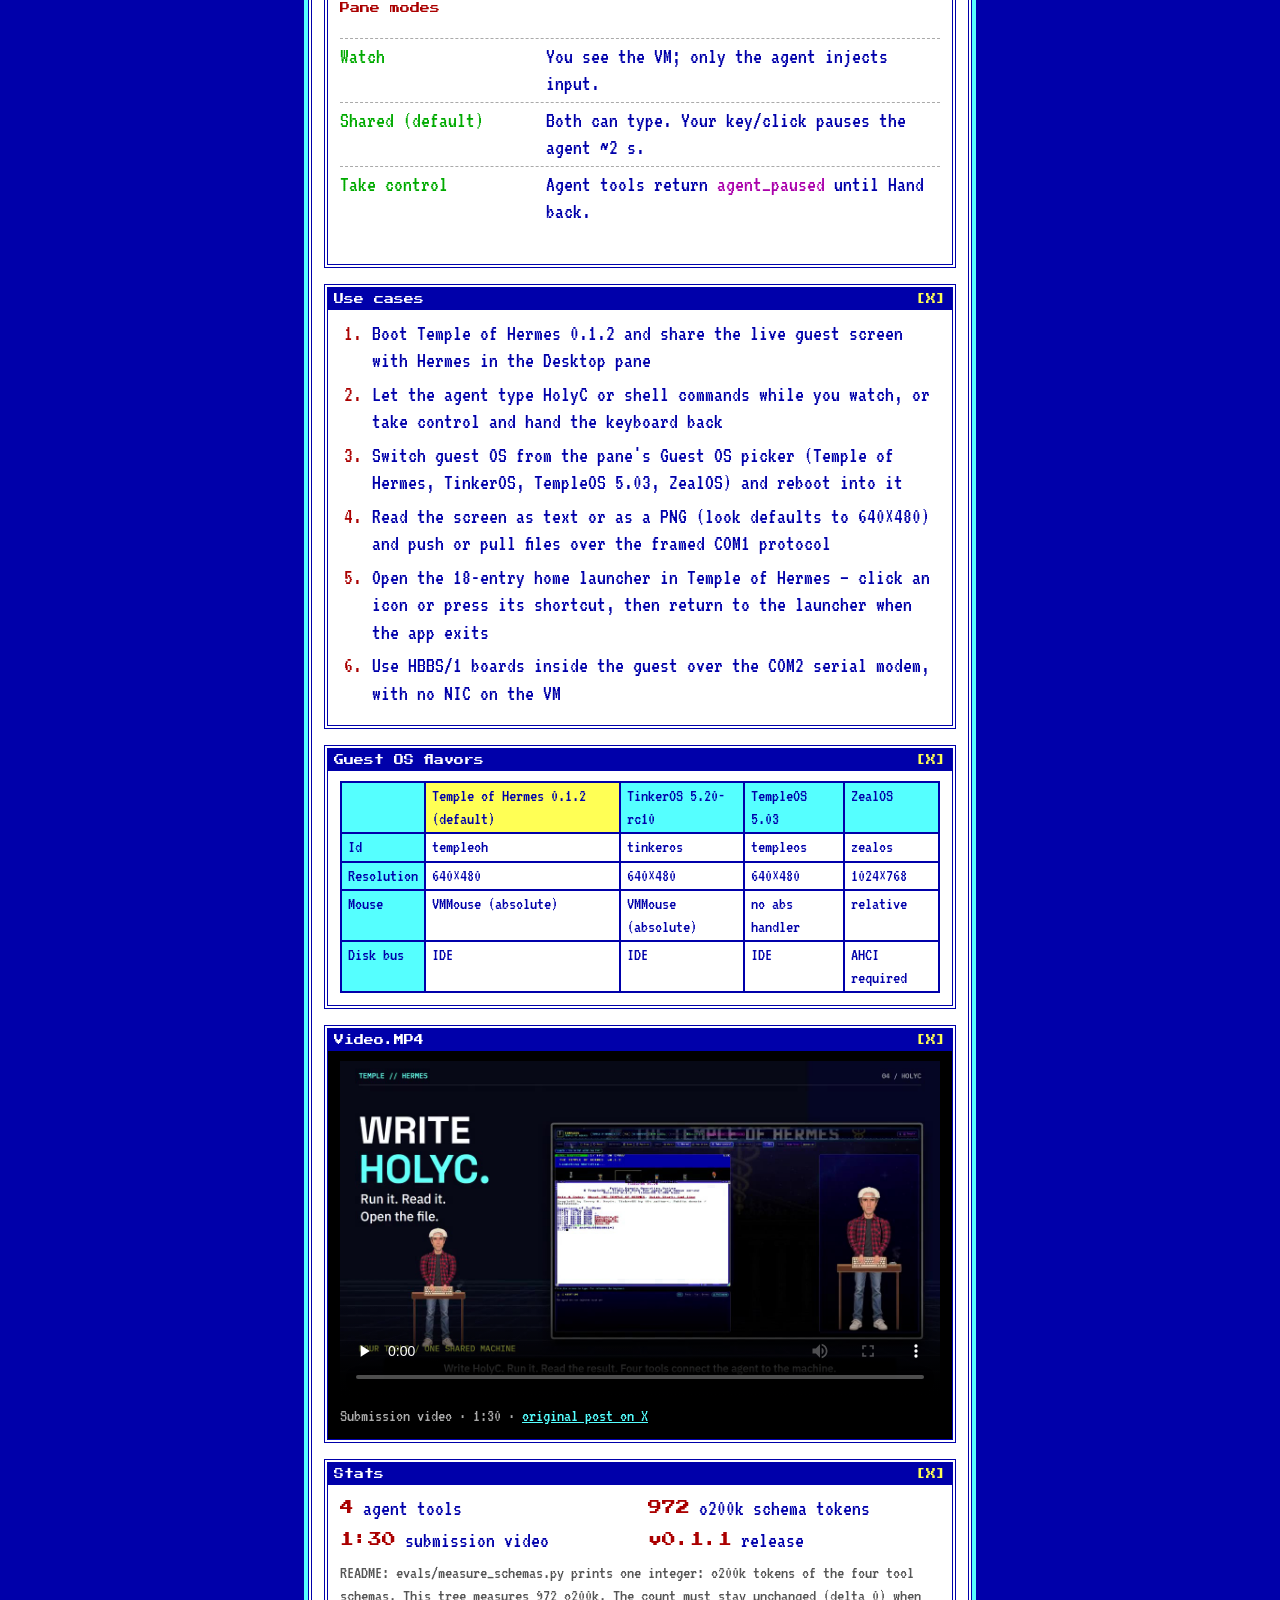
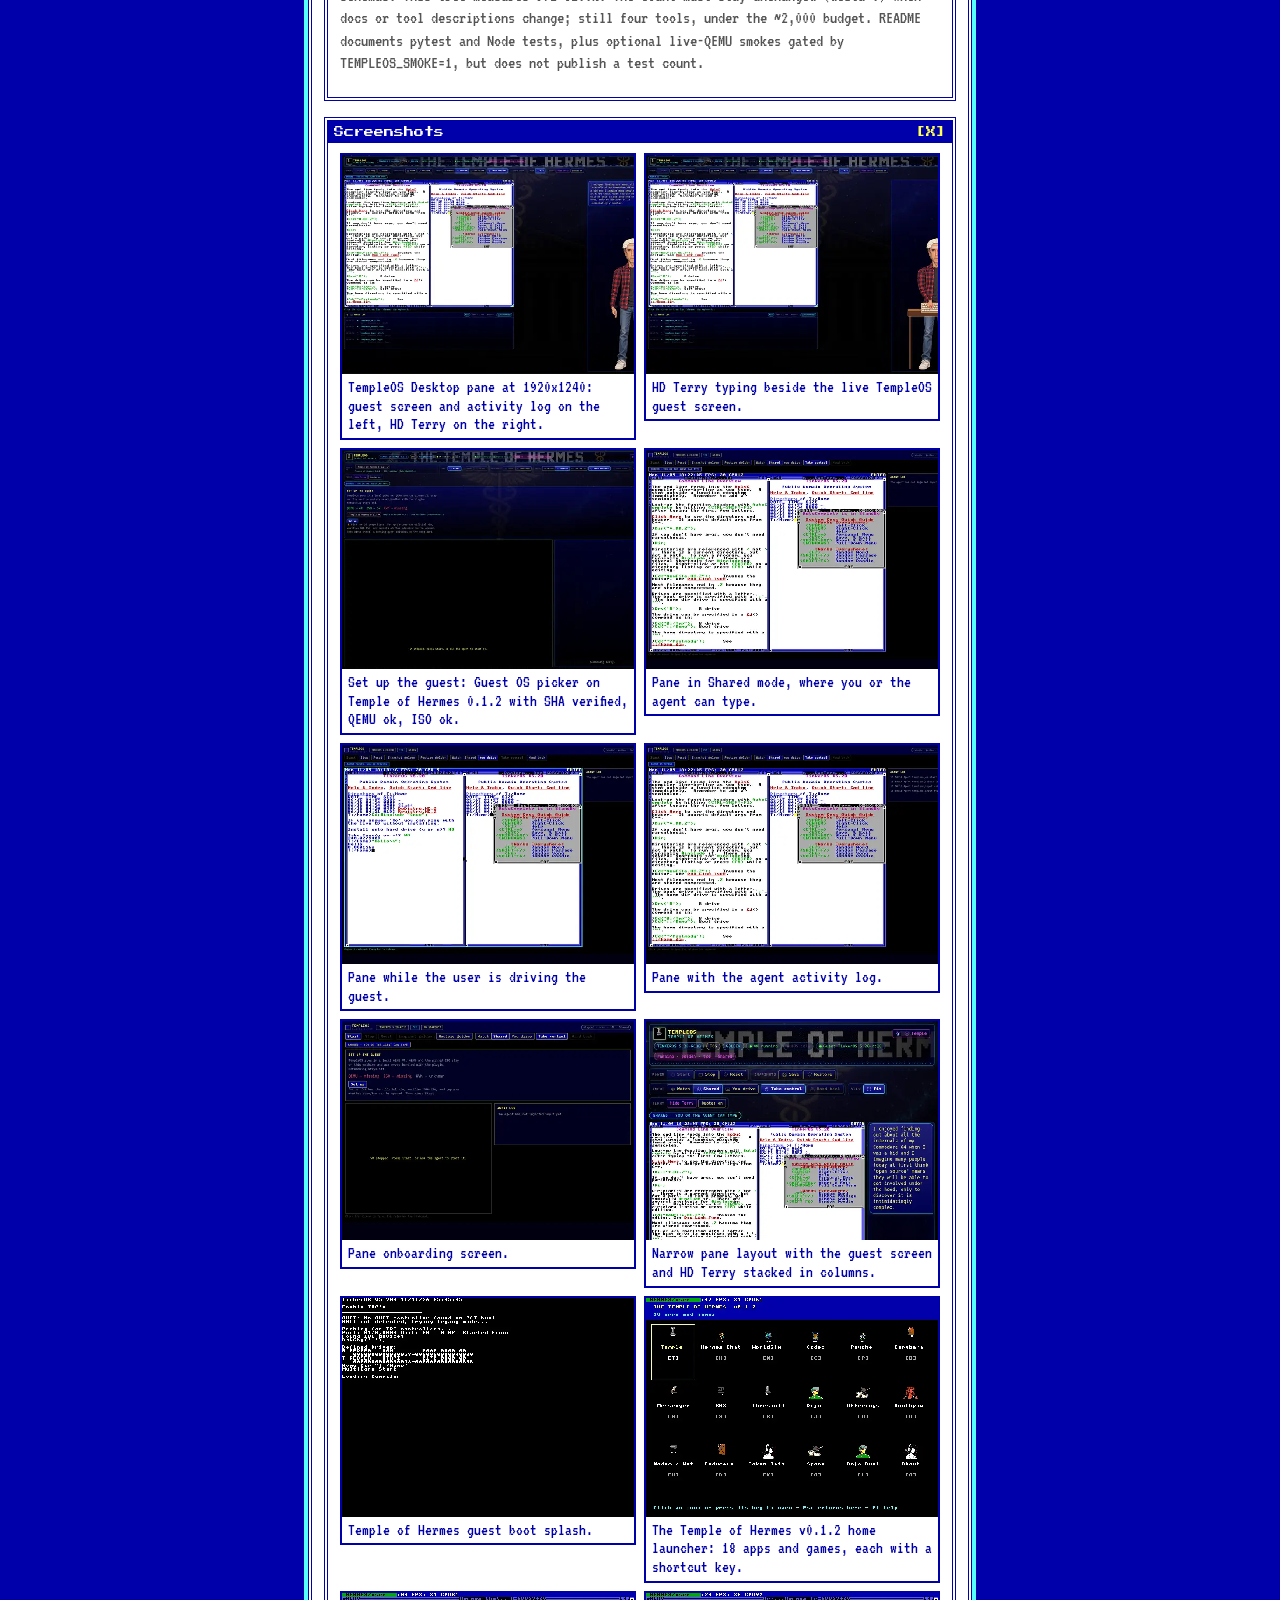
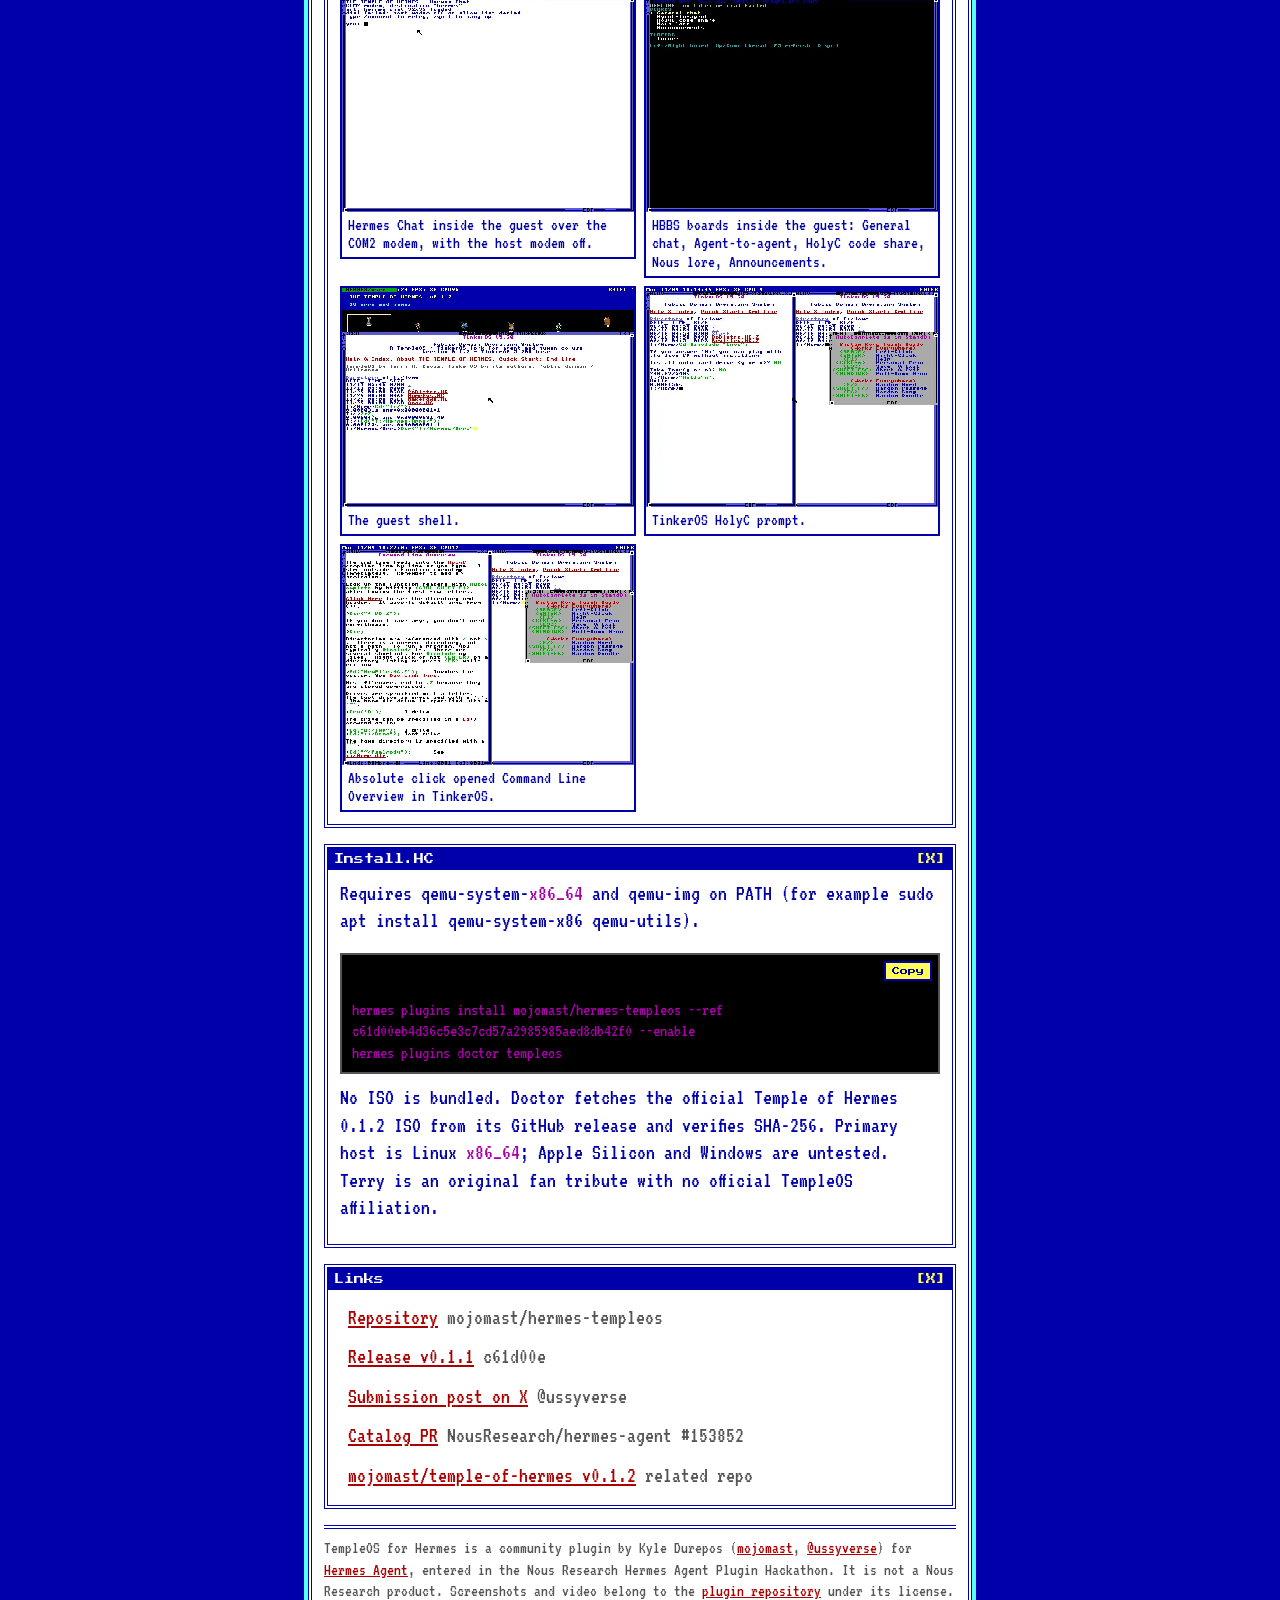
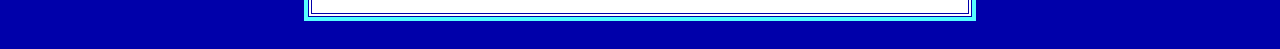
<file: templeos/index.html>
<!doctype html>
<html lang="en">
<head>
<meta charset="utf-8">
<meta name="viewport" content="width=device-width, initial-scale=1">
<title>TempleOS for Hermes — a shared TempleOS-family screen for you and Hermes Agent</title>
<meta name="description" content="A local TempleOS-family guest in QEMU. The Hermes agent and you share one live screen.">
<meta name="theme-color" content="#0000aa">
<meta property="og:title" content="TempleOS for Hermes — a shared TempleOS-family screen for you and Hermes Agent">
<meta property="og:description" content="A local TempleOS-family guest in QEMU. The Hermes agent and you share one live screen.">
<meta property="og:image" content="../assets/templeos/poster.jpg">
<link rel="preconnect" href="https://fonts.googleapis.com">
<link rel="preconnect" href="https://fonts.gstatic.com" crossorigin>
<link rel="stylesheet" href="https://fonts.googleapis.com/css2?family=Press+Start+2P&family=VT323&display=swap">
<link rel="stylesheet" href="../shared/base.css">
<link rel="stylesheet" href="style.css">
<script src="../shared/site.js" defer></script>

</head>
<body class="">
<a class="skip" href="#main">Skip to content</a>

<div class="statusbar" aria-hidden="true"><span class="sb-user">HERMES/user</span> <span>TempleOS for Hermes v0.1.1</span> <span class="sb-r">640x480 16 COLOR</span></div>
<nav class="entry-nav" aria-label="Entries">
  <a class="n-prev" href="../photo-to-part/" rel="prev" aria-label="Previous entry: photo-to-part"><span aria-hidden="true">←</span> <span class="n-txt">photo-to-part</span><span class="n-alt">Prev</span></a>
  <a class="n-home" href="../">All 10 entries <span class="n-count">09/10</span></a>
  <a class="n-next" href="../bundlebees/" rel="next" aria-label="Next entry: bundlebees"><span class="n-txt">bundlebees</span><span class="n-alt">Next</span> <span aria-hidden="true">→</span></a>
</nav>
<div class="screen">
<main id="main">
  <section class="boot" aria-labelledby="t">
    <pre class="bootlog" aria-hidden="true">qemu-system-x86_64 -nic none -vga std ...
Temple of Hermes 0.1.2 ... SHA-256 OK
COM1 agent handshake ... OK</pre>
    <h1 id="t"><span class="y">TEMPLE<span class="b">OS</span></span> <span class="w">for Hermes</span></h1>
    <p class="lede">A local TempleOS-family guest in QEMU. The Hermes agent and you share one live screen.</p>
    <p class="mem">In memory of Terry A. Davis (1969–2018), author of TempleOS. TempleOS is public domain. This plugin is an unofficial Hermes integration.</p>
  </section>

  <section class="launcher" aria-labelledby="l-h">
    <h2 class="lhead" id="l-h">THE TEMPLE OF HERMES v0.1.2<br><span>18 apps and games</span></h2>
    <ul class="grid" role="list">
      <li><button type="button" data-key="T" data-desc="Home screen; keeps you on the launcher." aria-describedby="l-status" class="sel"><span class="an">Temple</span><span class="ak">[T]</span></button></li>
      <li><button type="button" data-key="H" data-desc="Talk with the Hermes agent over COM2." aria-describedby="l-status"><span class="an">Hermes Chat</span><span class="ak">[H]</span></button></li>
      <li><button type="button" data-key="W" data-desc="Five agents explore a tile planet and log what they find." aria-describedby="l-status"><span class="an">WorldSim</span><span class="ak">[W]</span></button></li>
      <li><button type="button" data-key="C" data-desc="Read the Codex of Nous from ::/Hermes/Lore." aria-describedby="l-status"><span class="an">Codex</span><span class="ak">[C]</span></button></li>
      <li><button type="button" data-key="P" data-desc="Text signal-field monitor; visualization only, no network." aria-describedby="l-status"><span class="an">Psyche</span><span class="ak">[P]</span></button></li>
      <li><button type="button" data-key="B" data-desc="Feed, pet, and rest the Temple capybara." aria-describedby="l-status"><span class="an">Capybara</span><span class="ak">[B]</span></button></li>
      <li><button type="button" data-key="M" data-desc="Courier-lane arcade: scrolls, seals, and storm cells." aria-describedby="l-status"><span class="an">Messenger</span><span class="ak">[M]</span></button></li>
      <li><button type="button" data-key="S" data-desc="HBBS/1 boards over COM2, with a DolDoc UI and a JSON CLI." aria-describedby="l-status"><span class="an">BBS</span><span class="ak">[S]</span></button></li>
      <li><button type="button" data-key="R" data-desc="Temple gate: host window, MOTD, doors, splash." aria-describedby="l-status"><span class="an">Threshold</span><span class="ak">[R]</span></button></li>
      <li><button type="button" data-key="J" data-desc="Teknium's hall of four scored HolyC challenges." aria-describedby="l-status"><span class="an">Dojo</span><span class="ak">[J]</span></button></li>
      <li><button type="button" data-key="O" data-desc="Don Piedro's shop for wallpapers, palettes, snippets." aria-describedby="l-status"><span class="an">Offerings</span><span class="ak">[O]</span></button></li>
      <li><button type="button" data-key="U" data-desc="Announcer-fronted DolDoc view of BBS highlights." aria-describedby="l-status"><span class="an">Southpaw</span><span class="ak">[U]</span></button></li>
      <li><button type="button" data-key="N" data-desc="COM2 status, hang-up, and loopback echo test." aria-describedby="l-status"><span class="an">Modem / Net</span><span class="ak">[N]</span></button></li>
      <li><button type="button" data-key="D" data-desc="Guide the temple serpent around the grid." aria-describedby="l-status"><span class="an">Caduceus</span><span class="ak">[D]</span></button></li>
      <li><button type="button" data-key="K" data-desc="Catch Arete tokens and dodge cursed glyphs." aria-describedby="l-status"><span class="an">Token Rain</span><span class="ak">[K]</span></button></li>
      <li><button type="button" data-key="Q" data-desc="Don Piedro's catch arcade; offerings in a spoon." aria-describedby="l-status"><span class="an">Spoon</span><span class="ak">[Q]</span></button></li>
      <li><button type="button" data-key="L" data-desc="Teknium's 12-second HolyC typing duel." aria-describedby="l-status"><span class="an">Dojo Duel</span><span class="ak">[L]</span></button></li>
      <li><button type="button" data-key="A" data-desc="About page and help; Esc returns to the launcher." aria-describedby="l-status"><span class="an">About</span><span class="ak">[A]</span></button></li>
    </ul>
    <p class="lfoot" id="l-status" aria-live="polite">Click an icon or press its key to read about it - arrows move</p>
    <p class="lnote">Recreated from the guest's home launcher. The real one runs inside QEMU.</p>
  </section>

  <section class="win " id="what" data-reveal aria-labelledby="what-h">
  <h2 class="tbar" id="what-h"><span>What it is</span><span class="x" aria-hidden="true">[X]</span></h2>
  <div class="wbody">
    <p>The plugin runs a local TempleOS-family guest in a child QEMU, with networking always off (<code>-nic none</code>). The Hermes agent and you share one live screen in a Hermes Desktop pane. The agent reads the screen as text or as a 640×480 PNG, types and clicks, injects HolyC, and moves files over a framed COM1 protocol. You can take the keyboard at any time and hand it back.</p>
    <p>QEMU and the ISOs are not bundled. Doctor fetches the official pinned ISO and verifies its SHA-256. The default guest is <a href="https://github.com/mojomast/temple-of-hermes">Temple of Hermes</a> v0.1.2, a public-domain TinkerOS fork with an 18-entry home launcher, HBBS/1 boards over a COM2 serial modem, and a COM1 agent handshake.</p></div>
</section>

  <section class="win " id="feat" data-reveal aria-labelledby="feat-h">
  <h2 class="tbar" id="feat-h"><span>Features</span><span class="x" aria-hidden="true">[X]</span></h2>
  <div class="wbody"><ul class="dl"><li>Four tools: <code>templeos_vm</code>, <code>templeos_screen</code>, <code>templeos_input</code>, <code>templeos_files</code></li><li>Default guest is Temple of Hermes 0.1.2; optional TinkerOS 5.20-rc10, stock TempleOS 5.03, or ZealOS</li><li>Shared live screen in a Hermes Desktop pane; take control / hand back</li><li>Networking is always off (-nic none); QEMU and ISOs are not bundled; ISOs are fetched from official pinned URLs and SHA-256 verified</li><li>HD Terry companion in the pane (original fan tribute, 2017 cap look); Hide Terry / Quotes controls</li><li>Optional HBBS/1 chat bridge is off by default; destination is the allow-list name bbs</li></ul>
    <h3>Pane modes</h3>
    <dl class="modes"><div><dt>Watch</dt><dd>You see the VM; only the agent injects input.</dd></div><div><dt>Shared (default)</dt><dd>Both can type. Your key/click pauses the agent ~2 s.</dd></div><div><dt>Take control</dt><dd>Agent tools return <code>agent_paused</code> until Hand back.</dd></div></dl></div>
</section>

  <section class="win " id="uses" data-reveal aria-labelledby="uses-h">
  <h2 class="tbar" id="uses-h"><span>Use cases</span><span class="x" aria-hidden="true">[X]</span></h2>
  <div class="wbody"><ol class="dl num"><li>Boot Temple of Hermes 0.1.2 and share the live guest screen with Hermes in the Desktop pane</li><li>Let the agent type HolyC or shell commands while you watch, or take control and hand the keyboard back</li><li>Switch guest OS from the pane's Guest OS picker (Temple of Hermes, TinkerOS, TempleOS 5.03, ZealOS) and reboot into it</li><li>Read the screen as text or as a PNG (look defaults to 640×480) and push or pull files over the framed COM1 protocol</li><li>Open the 18-entry home launcher in Temple of Hermes — click an icon or press its shortcut, then return to the launcher when the app exits</li><li>Use HBBS/1 boards inside the guest over the COM2 serial modem, with no NIC on the VM</li></ol></div>
</section>

  <section class="win " id="flav" data-reveal aria-labelledby="flav-h">
  <h2 class="tbar" id="flav-h"><span>Guest OS flavors</span><span class="x" aria-hidden="true">[X]</span></h2>
  <div class="wbody"><div class="tw"><table><tr><th scope="col"></th><th scope="col">Temple of Hermes 0.1.2 (default)</th><th scope="col">TinkerOS 5.20-rc10</th><th scope="col">TempleOS 5.03</th><th scope="col">ZealOS</th></tr><tr><th scope="row">Id</th><td>templeoh</td><td>tinkeros</td><td>templeos</td><td>zealos</td></tr><tr><th scope="row">Resolution</th><td>640×480</td><td>640×480</td><td>640×480</td><td>1024×768</td></tr><tr><th scope="row">Mouse</th><td>VMMouse (absolute)</td><td>VMMouse (absolute)</td><td>no abs handler</td><td>relative</td></tr><tr><th scope="row">Disk bus</th><td>IDE</td><td>IDE</td><td>IDE</td><td>AHCI required</td></tr></table></div></div>
</section>

  <section class="win vwin" id="video" data-reveal aria-labelledby="video-h">
  <h2 class="tbar" id="video-h"><span>Video.MP4</span><span class="x" aria-hidden="true">[X]</span></h2>
  <div class="wbody"><figure class="vid">
  <video controls preload="none" playsinline width="1280" height="720" poster="../assets/templeos/poster.jpg" aria-label="TempleOS for Hermes submission video, 1:30">
    <source src="../assets/templeos/video.mp4" type="video/mp4">
    <a href="../assets/templeos/video.mp4">Download the TempleOS for Hermes submission video (MP4)</a>
  </video>
  <figcaption>Submission video · 1:30 · <a href="https://x.com/ussyverse/status/2120605050871455858">original post on X</a></figcaption>
</figure></div>
</section>

  <section class="win " id="stats" data-reveal aria-labelledby="stats-h">
  <h2 class="tbar" id="stats-h"><span>Stats</span><span class="x" aria-hidden="true">[X]</span></h2>
  <div class="wbody"><ul class="stats"><li><b>4</b> agent tools</li><li><b>972</b> o200k schema tokens</li><li><b>1:30</b> submission video</li><li><b>v0.1.1</b> release</li></ul><p class="small">README: evals/measure_schemas.py prints one integer: o200k tokens of the four tool schemas. This tree measures 972 o200k. The count must stay unchanged (delta 0) when docs or tool descriptions change; still four tools, under the ~2,000 budget. README documents pytest and Node tests, plus optional live-QEMU smokes gated by TEMPLEOS_SMOKE=1, but does not publish a test count.</p></div>
</section>

  <section class="win " id="shots" data-reveal aria-labelledby="shots-h">
  <h2 class="tbar" id="shots-h"><span>Screenshots</span><span class="x" aria-hidden="true">[X]</span></h2>
  <div class="wbody"><ul class="shots" data-gallery aria-label="TempleOS for Hermes screenshots">
  <li class="g-item g-1"><figure>
    <button type="button" class="g-open" data-full="../thumbs/templeos/pane-1920x1240.l.webp" data-orig="../assets/templeos/img/pane-1920x1240.png" data-caption="TempleOS Desktop pane at 1920x1240: guest screen and activity log on the left, HD Terry on the right." aria-label="Enlarge: TempleOS Desktop pane at 1920x1240: guest screen and activity log on the left, HD Terry on the right."><img src="../thumbs/templeos/pane-1920x1240.t.webp" width="640" height="414" alt="TempleOS Desktop pane at 1920x1240: guest screen and activity log on the left, HD Terry on the right." loading="lazy" decoding="async"></button>
    <figcaption>TempleOS Desktop pane at 1920x1240: guest screen and activity log on the left, HD Terry on the right.</figcaption>
  </figure></li>
  <li class="g-item g-2"><figure>
    <button type="button" class="g-open" data-full="../thumbs/templeos/pane-typing.l.webp" data-orig="../assets/templeos/img/pane-typing.png" data-caption="HD Terry typing beside the live TempleOS guest screen." aria-label="Enlarge: HD Terry typing beside the live TempleOS guest screen."><img src="../thumbs/templeos/pane-typing.t.webp" width="640" height="414" alt="HD Terry typing beside the live TempleOS guest screen." loading="lazy" decoding="async"></button>
    <figcaption>HD Terry typing beside the live TempleOS guest screen.</figcaption>
  </figure></li>
  <li class="g-item g-3"><figure>
    <button type="button" class="g-open" data-full="../thumbs/templeos/pane-flavor-picker.l.webp" data-orig="../assets/templeos/img/pane-flavor-picker.png" data-caption="Set up the guest: Guest OS picker on Temple of Hermes 0.1.2 with SHA verified, QEMU ok, ISO ok." aria-label="Enlarge: Set up the guest: Guest OS picker on Temple of Hermes 0.1.2 with SHA verified, QEMU ok, ISO ok."><img src="../thumbs/templeos/pane-flavor-picker.t.webp" width="640" height="450" alt="Set up the guest: Guest OS picker on Temple of Hermes 0.1.2 with SHA verified, QEMU ok, ISO ok." loading="lazy" decoding="async"></button>
    <figcaption>Set up the guest: Guest OS picker on Temple of Hermes 0.1.2 with SHA verified, QEMU ok, ISO ok.</figcaption>
  </figure></li>
  <li class="g-item g-4"><figure>
    <button type="button" class="g-open" data-full="../thumbs/templeos/pane-shared.l.webp" data-orig="../assets/templeos/img/pane-shared.png" data-caption="Pane in Shared mode, where you or the agent can type." aria-label="Enlarge: Pane in Shared mode, where you or the agent can type."><img src="../thumbs/templeos/pane-shared.t.webp" width="640" height="450" alt="Pane in Shared mode, where you or the agent can type." loading="lazy" decoding="async"></button>
    <figcaption>Pane in Shared mode, where you or the agent can type.</figcaption>
  </figure></li>
  <li class="g-item g-5"><figure>
    <button type="button" class="g-open" data-full="../thumbs/templeos/pane-user-driving.l.webp" data-orig="../assets/templeos/img/pane-user-driving.png" data-caption="Pane while the user is driving the guest." aria-label="Enlarge: Pane while the user is driving the guest."><img src="../thumbs/templeos/pane-user-driving.t.webp" width="640" height="450" alt="Pane while the user is driving the guest." loading="lazy" decoding="async"></button>
    <figcaption>Pane while the user is driving the guest.</figcaption>
  </figure></li>
  <li class="g-item g-6"><figure>
    <button type="button" class="g-open" data-full="../thumbs/templeos/pane-agent-log.l.webp" data-orig="../assets/templeos/img/pane-agent-log.png" data-caption="Pane with the agent activity log." aria-label="Enlarge: Pane with the agent activity log."><img src="../thumbs/templeos/pane-agent-log.t.webp" width="640" height="450" alt="Pane with the agent activity log." loading="lazy" decoding="async"></button>
    <figcaption>Pane with the agent activity log.</figcaption>
  </figure></li>
  <li class="g-item g-7"><figure>
    <button type="button" class="g-open" data-full="../thumbs/templeos/pane-onboarding.l.webp" data-orig="../assets/templeos/img/pane-onboarding.png" data-caption="Pane onboarding screen." aria-label="Enlarge: Pane onboarding screen."><img src="../thumbs/templeos/pane-onboarding.t.webp" width="640" height="550" alt="Pane onboarding screen." loading="lazy" decoding="async"></button>
    <figcaption>Pane onboarding screen.</figcaption>
  </figure></li>
  <li class="g-item g-8"><figure>
    <button type="button" class="g-open" data-full="../thumbs/templeos/pane-narrow.l.webp" data-orig="../assets/templeos/img/pane-narrow.png" data-caption="Narrow pane layout with the guest screen and HD Terry stacked in columns." aria-label="Enlarge: Narrow pane layout with the guest screen and HD Terry stacked in columns."><img src="../thumbs/templeos/pane-narrow.t.webp" width="640" height="738" alt="Narrow pane layout with the guest screen and HD Terry stacked in columns." loading="lazy" decoding="async"></button>
    <figcaption>Narrow pane layout with the guest screen and HD Terry stacked in columns.</figcaption>
  </figure></li>
  <li class="g-item g-9"><figure>
    <button type="button" class="g-open" data-full="../thumbs/templeos/guest-boot-splash.l.webp" data-orig="../assets/templeos/img/guest-boot-splash.png" data-caption="Temple of Hermes guest boot splash." aria-label="Enlarge: Temple of Hermes guest boot splash."><img src="../thumbs/templeos/guest-boot-splash.t.webp" width="640" height="480" alt="Temple of Hermes guest boot splash." loading="lazy" decoding="async"></button>
    <figcaption>Temple of Hermes guest boot splash.</figcaption>
  </figure></li>
  <li class="g-item g-10"><figure>
    <button type="button" class="g-open" data-full="../thumbs/templeos/guest-home-launcher.l.webp" data-orig="../assets/templeos/img/guest-home-launcher.png" data-caption="The Temple of Hermes v0.1.2 home launcher: 18 apps and games, each with a shortcut key." aria-label="Enlarge: The Temple of Hermes v0.1.2 home launcher: 18 apps and games, each with a shortcut key."><img src="../thumbs/templeos/guest-home-launcher.t.webp" width="640" height="480" alt="The Temple of Hermes v0.1.2 home launcher: 18 apps and games, each with a shortcut key." loading="lazy" decoding="async"></button>
    <figcaption>The Temple of Hermes v0.1.2 home launcher: 18 apps and games, each with a shortcut key.</figcaption>
  </figure></li>
  <li class="g-item g-11"><figure>
    <button type="button" class="g-open" data-full="../thumbs/templeos/guest-hermes-chat.l.webp" data-orig="../assets/templeos/img/guest-hermes-chat.png" data-caption="Hermes Chat inside the guest over the COM2 modem, with the host modem off." aria-label="Enlarge: Hermes Chat inside the guest over the COM2 modem, with the host modem off."><img src="../thumbs/templeos/guest-hermes-chat.t.webp" width="640" height="480" alt="Hermes Chat inside the guest over the COM2 modem, with the host modem off." loading="lazy" decoding="async"></button>
    <figcaption>Hermes Chat inside the guest over the COM2 modem, with the host modem off.</figcaption>
  </figure></li>
  <li class="g-item g-12"><figure>
    <button type="button" class="g-open" data-full="../thumbs/templeos/guest-bbs.l.webp" data-orig="../assets/templeos/img/guest-bbs.png" data-caption="HBBS boards inside the guest: General chat, Agent-to-agent, HolyC code share, Nous lore, Announcements." aria-label="Enlarge: HBBS boards inside the guest: General chat, Agent-to-agent, HolyC code share, Nous lore, Announcements."><img src="../thumbs/templeos/guest-bbs.t.webp" width="640" height="480" alt="HBBS boards inside the guest: General chat, Agent-to-agent, HolyC code share, Nous lore, Announcements." loading="lazy" decoding="async"></button>
    <figcaption>HBBS boards inside the guest: General chat, Agent-to-agent, HolyC code share, Nous lore, Announcements.</figcaption>
  </figure></li>
  <li class="g-item g-13"><figure>
    <button type="button" class="g-open" data-full="../thumbs/templeos/guest-shell.l.webp" data-orig="../assets/templeos/img/guest-shell.png" data-caption="The guest shell." aria-label="Enlarge: The guest shell."><img src="../thumbs/templeos/guest-shell.t.webp" width="640" height="480" alt="The guest shell." loading="lazy" decoding="async"></button>
    <figcaption>The guest shell.</figcaption>
  </figure></li>
  <li class="g-item g-14"><figure>
    <button type="button" class="g-open" data-full="../thumbs/templeos/tinkeros-prompt.l.webp" data-orig="../assets/templeos/img/tinkeros-prompt.png" data-caption="TinkerOS HolyC prompt." aria-label="Enlarge: TinkerOS HolyC prompt."><img src="../thumbs/templeos/tinkeros-prompt.t.webp" width="640" height="480" alt="TinkerOS HolyC prompt." loading="lazy" decoding="async"></button>
    <figcaption>TinkerOS HolyC prompt.</figcaption>
  </figure></li>
  <li class="g-item g-15"><figure>
    <button type="button" class="g-open" data-full="../thumbs/templeos/tinkeros-click.l.webp" data-orig="../assets/templeos/img/tinkeros-click.png" data-caption="Absolute click opened Command Line Overview in TinkerOS." aria-label="Enlarge: Absolute click opened Command Line Overview in TinkerOS."><img src="../thumbs/templeos/tinkeros-click.t.webp" width="640" height="480" alt="Absolute click opened Command Line Overview in TinkerOS." loading="lazy" decoding="async"></button>
    <figcaption>Absolute click opened Command Line Overview in TinkerOS.</figcaption>
  </figure></li>
</ul></div>
</section>

  <section class="win " id="install" data-reveal aria-labelledby="install-h">
  <h2 class="tbar" id="install-h"><span>Install.HC</span><span class="x" aria-hidden="true">[X]</span></h2>
  <div class="wbody"><div class="install">
<p>Requires qemu-system-<code>x86_64</code> and qemu-img on PATH (for example sudo apt install qemu-system-x86 qemu-utils).</p>
<div class="code-wrap"><pre><code>hermes plugins install mojomast/hermes-templeos --ref c61d00eb4d36c5e3c7cd57a2985985aed8db42f0 --enable
hermes plugins doctor templeos</code></pre><button type="button" class="copy" data-copy="hermes plugins install mojomast/hermes-templeos --ref c61d00eb4d36c5e3c7cd57a2985985aed8db42f0 --enable
hermes plugins doctor templeos">Copy</button></div>
<p>No ISO is bundled. Doctor fetches the official Temple of Hermes 0.1.2 ISO from its GitHub release and verifies SHA-256. Primary host is Linux <code>x86_64</code>; Apple Silicon and Windows are untested. Terry is an original fan tribute with no official TempleOS affiliation.</p>
</div></div>
</section>

  <section class="win " id="links" data-reveal aria-labelledby="links-h">
  <h2 class="tbar" id="links-h"><span>Links</span><span class="x" aria-hidden="true">[X]</span></h2>
  <div class="wbody"><ul class="links">
  <li><a href="https://github.com/mojomast/hermes-templeos"><span class="l-label">Repository</span> <span class="l-sub">mojomast/hermes-templeos</span></a></li>
  <li><a href="https://github.com/mojomast/hermes-templeos/releases/tag/v0.1.1"><span class="l-label">Release v0.1.1</span> <span class="l-sub">c61d00e</span></a></li>
  <li><a href="https://x.com/ussyverse/status/2120605050871455858"><span class="l-label">Submission post on X</span> <span class="l-sub">@ussyverse</span></a></li>
  <li><a href="https://github.com/NousResearch/hermes-agent/pull/153852"><span class="l-label">Catalog PR</span> <span class="l-sub">NousResearch/hermes-agent #153852</span></a></li>
  <li><a href="https://github.com/mojomast/temple-of-hermes/releases/tag/v0.1.2"><span class="l-label">mojomast/temple-of-hermes v0.1.2</span> <span class="l-sub">related repo</span></a></li>
</ul></div>
</section>
</main>
<footer class="credit">
  <p>TempleOS for Hermes is a community plugin by Kyle Durepos (<a href="https://github.com/mojomast">mojomast</a>, <a href="https://x.com/ussyverse">@ussyverse</a>) for <a href="https://github.com/NousResearch/hermes-agent">Hermes Agent</a>, entered in the Nous Research Hermes Agent Plugin Hackathon. It is not a Nous Research product. Screenshots and video belong to the <a href="https://github.com/mojomast/hermes-templeos">plugin repository</a> under its license.</p>
</footer>
</div>
<script src="launcher.js" defer></script>

<dialog class="lightbox" aria-label="Image viewer">
  <figure><img alt=""><figcaption></figcaption></figure>
  <div class="lb-bar">
    <button type="button" class="lb-prev" aria-label="Previous image">←</button>
    <span class="lb-count" aria-live="polite"></span>
    <button type="button" class="lb-next" aria-label="Next image">→</button>
    <a class="lb-orig" href="#">Original</a>
    <button type="button" class="lb-close" aria-label="Close image viewer">✕</button>
  </div>
</dialog>
</body>
</html>
</file>
<file: shared/base.css>
/* Shared behaviour only. Every page brings its own look via style.css. */
*, *::before, *::after { box-sizing: border-box; }
html { -webkit-text-size-adjust: 100%; text-size-adjust: 100%; }
body { margin: 0; }
img, video, svg, canvas { max-width: 100%; height: auto; display: block; }
button { font: inherit; color: inherit; }
pre { overflow-x: auto; white-space: pre-wrap; overflow-wrap: anywhere; max-width: 100%; }
code, .install p, .x-fallback { overflow-wrap: anywhere; }
main > section, main section > *, main section > * > * { min-width: 0; }
code, pre { font-family: var(--mono, ui-monospace, SFMono-Regular, Menlo, monospace); }
ul[class], ol[class] { list-style: none; margin: 0; padding: 0; }
h1, h2, h3, h4, p, figure, blockquote { margin: 0; }

.skip {
  position: absolute; left: .5rem; top: -4rem; z-index: 1000;
  padding: .6rem 1rem; background: #fff; color: #000; font: 600 1rem/1.2 system-ui, sans-serif;
  text-decoration: underline;
}
.skip:focus { top: .5rem; }
.sr-only {
  position: absolute !important; width: 1px; height: 1px; padding: 0; margin: -1px;
  overflow: hidden; clip: rect(0 0 0 0); white-space: nowrap; border: 0;
}
:focus-visible { outline: 3px solid var(--focus, currentColor); outline-offset: 3px; }

/* Entry nav: names collapse to Prev/Next on narrow screens */
.n-alt { display: none; }
.n-prev, .n-next { white-space: nowrap; }
@media (max-width: 760px) { .entry-nav .n-txt { display: none; } .entry-nav .n-alt { display: inline; } }

/* Gallery buttons */
.g-open {
  display: block; width: 100%; padding: 0; margin: 0; border: 0; background: none;
  cursor: zoom-in; text-align: inherit;
}
.g-open img { width: 100%; }

/* Video */
figure video { width: 100%; height: auto; aspect-ratio: 16 / 9; background: #000; }

/* Copy button */
.code-wrap { position: relative; }
.code-wrap pre { padding-top: 2.8rem !important; }
.copy { position: absolute; top: .5rem; right: .5rem; cursor: pointer; }

/* X embed */
.x-embed .twitter-tweet { margin-inline: auto !important; }
.x-embed blockquote.twitter-tweet { max-width: 550px; }

/* Scroll reveal: content is visible without JS. */
.js [data-reveal] { opacity: 0; transform: translateY(18px); transition: opacity .7s ease, transform .7s ease; }
.js [data-reveal].in { opacity: 1; transform: none; }

/* Lightbox */
.lightbox {
  width: min(96vw, 1600px); max-width: none; max-height: 96vh; padding: 0; border: 0;
  background: var(--lb-bg, #0b0b0b); color: var(--lb-fg, #f2f2f2);
  font-family: var(--lb-font, system-ui, sans-serif);
  border: var(--lb-border, 0);
}
.lightbox::backdrop { background: var(--lb-backdrop, rgba(0,0,0,.86)); }
.lightbox figure { display: grid; place-items: center; padding: 1rem 1rem .5rem; }
.lightbox img { max-height: calc(96vh - 8rem); width: auto; max-width: 100%; object-fit: contain; }
.lightbox figcaption { padding: .75rem 0 0; max-width: 80ch; text-align: center; font-size: .95rem; line-height: 1.4; }
.lb-bar { display: flex; gap: .5rem; align-items: center; justify-content: center; padding: .5rem 1rem 1rem; flex-wrap: wrap; }
.lb-bar button, .lb-bar a {
  min-width: 2.75rem; min-height: 2.75rem; padding: .4rem .8rem; cursor: pointer;
  background: var(--lb-btn, transparent); color: inherit; border: 1px solid currentColor;
  border-radius: var(--lb-radius, 0); text-decoration: none; display: inline-grid; place-items: center;
}
.lb-count { min-width: 5ch; text-align: center; font-variant-numeric: tabular-nums; }

@media (prefers-reduced-motion: reduce) {
  *, *::before, *::after {
    animation-duration: .001ms !important; animation-iteration-count: 1 !important;
    transition-duration: .001ms !important; scroll-behavior: auto !important;
  }
  .js [data-reveal] { opacity: 1; transform: none; }
}
</file>
<file: index.css>
:root {
  --bone: #efebe2; --ink: #111111; --gray: #6d6a62; --rule: #c9c3b6; --sig: #ff4d00;
  --mono: 'DM Mono', ui-monospace, monospace; --focus: var(--sig);
}
html { background: var(--bone); color-scheme: light; }
body { color: var(--ink); font: 400 1.08rem/1.55 'Newsreader', Georgia, serif; }
a { color: inherit; }

.mast { display: flex; justify-content: space-between; flex-wrap: wrap; gap: .4rem 2rem; padding: 1rem 2rem; border-bottom: 2px solid var(--ink); font: .78rem/1.4 var(--mono); text-transform: uppercase; letter-spacing: .06em; }
.who a { margin-right: 1.4rem; text-decoration: none; }
.who a:hover, .who a:focus-visible { color: var(--sig); }

main { padding: 0 2rem; }
.hero { display: grid; grid-template-columns: auto 1fr; grid-template-rows: auto auto; gap: 0 3rem; padding: 2rem 0 3rem; border-bottom: 2px solid var(--ink); }
.big { grid-row: span 2; font: 900 clamp(12rem, 34vw, 32rem)/.78 'Big Shoulders Display', sans-serif; letter-spacing: -.04em; color: var(--sig); margin-top: .5rem; }
.hero-txt { align-self: end; max-width: 46rem; }
.hero h1 { font: 700 clamp(2.4rem, 5.4vw, 5rem)/.95 'Big Shoulders Display', sans-serif; text-transform: uppercase; letter-spacing: -.01em; }
.hero h1 em { font-style: normal; color: var(--sig); }
.lede { font-size: clamp(1.15rem, 1.7vw, 1.45rem); margin-top: 1.4rem; max-width: 40em; }
.disclaimer { margin-top: 1rem; font-style: italic; color: var(--gray); }
.totals { display: grid; grid-template-columns: repeat(4, 1fr); align-self: end; margin-top: 2rem; border-top: 1px solid var(--ink); }
.totals div { padding: .8rem 1rem .2rem 0; border-right: 1px solid var(--rule); }
.totals div + div { padding-left: 1rem; }
.totals div:last-child { border-right: 0; }
.totals dt { font: .7rem var(--mono); text-transform: uppercase; letter-spacing: .08em; color: var(--gray); }
.totals dd { margin: 0; font: 900 3.4rem/1 'Big Shoulders Display', sans-serif; }

.sec { font: 500 .8rem var(--mono); text-transform: uppercase; letter-spacing: .14em; padding: 1.2rem 0; border-bottom: 1px solid var(--ink); }

.rows { list-style: none; margin: 0; padding: 0; }
.row { border-bottom: 1px solid var(--ink); position: relative; }
.row-link { display: grid; grid-template-columns: 5rem minmax(0, 1fr) 15rem 13rem; gap: 1.6rem; align-items: center; padding: 1.4rem 0 .4rem; text-decoration: none; }
.no { font: 900 3.2rem/1 'Big Shoulders Display', sans-serif; color: var(--gray); transition: color .2s; }
.name { display: block; font: 900 clamp(2.6rem, 6vw, 5.6rem)/.9 'Big Shoulders Display', sans-serif; letter-spacing: -.01em; transition: transform .35s cubic-bezier(.2,.7,.2,1), color .2s; }
.tag { display: block; margin-top: .5rem; font-size: 1.1rem; max-width: 52ch; }
.meta { display: grid; gap: .1rem; font: .78rem var(--mono); text-transform: uppercase; letter-spacing: .05em; color: var(--gray); }
.thumb { display: block; aspect-ratio: 16 / 9; overflow: hidden; background: var(--b); border: 1px solid var(--ink); }
.thumb img { width: 100%; height: 100%; object-fit: cover; filter: grayscale(1) contrast(1.05); transition: filter .35s, transform .5s; }
.studio { display: flex; align-items: center; gap: .7rem; padding: 0 0 1.1rem 6.6rem; font: .72rem var(--mono); color: var(--gray); text-transform: uppercase; letter-spacing: .05em; }
.sw { display: inline-flex; border: 1px solid var(--ink); }
.sw i { width: 18px; height: 12px; }
.row-link:hover .name, .row-link:focus-visible .name { transform: translateX(.6rem); color: var(--sig); }
.row-link:hover .no, .row-link:focus-visible .no { color: var(--ink); }
.row-link:hover .thumb img, .row-link:focus-visible .thumb img { filter: none; transform: scale(1.04); }
.row-link:focus-visible { outline-offset: -3px; }

.grid-sec { padding-bottom: 3rem; }
.tw { overflow-x: auto; }
table { width: 100%; border-collapse: collapse; font: .86rem/1.4 var(--mono); }
th, td { text-align: left; padding: .7rem .8rem .7rem 0; border-bottom: 1px solid var(--rule); vertical-align: top; }
thead th { font-weight: 500; text-transform: uppercase; font-size: .7rem; letter-spacing: .08em; color: var(--gray); }
tbody th { font: 700 1.35rem 'Big Shoulders Display', sans-serif; }
tbody th a { text-decoration: none; }
tbody th a:hover { color: var(--sig); }
.lk a { margin-right: .6rem; }
.lk a:hover { color: var(--sig); }
.fn { font-size: .9rem; color: var(--gray); margin-top: 1rem; font-style: italic; }

.foot { border-top: 2px solid var(--ink); padding: 1.6rem 2rem 3rem; font-size: .95rem; color: var(--gray); display: grid; gap: .5rem; }

@media (max-width: 1000px) {
  .row-link { grid-template-columns: 3.4rem minmax(0, 1fr) 10rem; }
  .meta { display: none; }
  .studio { padding-left: 5rem; }
}
@media (max-width: 680px) {
  main, .mast, .foot { padding-left: 1.1rem; padding-right: 1.1rem; }
  .hero { grid-template-columns: 1fr; }
  .big { grid-row: auto; font-size: 11rem; }
  .totals { grid-template-columns: 1fr 1fr; }
  .totals div:nth-child(2) { border-right: 0; }
  .totals div:nth-child(3) { padding-left: 0; }
  .row-link { grid-template-columns: 2.6rem minmax(0, 1fr); gap: .8rem; }
  .no { font-size: 2rem; }
  .thumb { grid-column: 2; }
  .studio { padding-left: 3.4rem; flex-wrap: wrap; }
}
</file>
<file: assetrizz/style.css>
:root {
  --night: #0d1424; --win1: #2a4bb8; --win2: #10226a; --white: #f6f4ea; --gold: #ffd76a; --grass: #5bbf4a; --red: #e8574a;
  --mono: 'DotGothic16', ui-monospace, monospace; --focus: var(--gold);
  --lb-bg: var(--win2); --lb-fg: var(--white); --lb-font: 'DotGothic16', monospace; --lb-border: 4px solid var(--white); --lb-radius: 6px;
}
html { background: var(--night); color-scheme: dark; }
body {
  color: var(--white); font: 400 1.08rem/1.65 'DotGothic16', sans-serif;
  background-color: #151d30;
  background-image: linear-gradient(45deg, #1b2540 25%, transparent 25%, transparent 75%, #1b2540 75%), linear-gradient(45deg, #1b2540 25%, transparent 25%, transparent 75%, #1b2540 75%);
  background-size: 32px 32px; background-position: 0 0, 16px 16px;
}
a { color: var(--gold); }
code { color: var(--gold); font-family: var(--mono); }
h1, h2, h3 { font-family: 'Silkscreen', monospace; font-weight: 400; }

.win {
  position: relative; background: linear-gradient(180deg, var(--win1), var(--win2)); border: 4px solid var(--white); border-radius: 8px;
  box-shadow: inset 0 0 0 2px #0a1440, 0 0 0 3px #0a1440, 6px 8px 0 rgba(0,0,0,.4); padding: 1.6rem 1.6rem 1.4rem;
}
.win-t { font-family: 'Silkscreen', monospace; font-size: .9rem; letter-spacing: .1em; color: var(--gold); margin-bottom: 1rem; }

.entry-nav { display: flex; justify-content: center; gap: .3rem 1.6rem; flex-wrap: wrap; max-width: 760px; margin: 1rem auto 0; padding: .5rem 1rem; background: var(--win2); border: 3px solid var(--white); border-radius: 6px; font-family: 'Silkscreen', monospace; font-size: .85rem; }
.entry-nav a { color: var(--white); text-decoration: none; padding: .2rem 0 .2rem 1.2rem; position: relative; }
.entry-nav a:hover::before, .entry-nav a:focus-visible::before, .menu a:hover::before, .menu a:focus-visible::before { content: '▶'; position: absolute; left: 0; color: var(--gold); animation: nudge .5s steps(2) infinite; }
.n-count { color: var(--gold); margin-left: .3rem; }
@keyframes nudge { 50% { transform: translateX(3px); } }

main { max-width: 1180px; margin: 0 auto; padding: 0 1.2rem; display: grid; gap: 2.4rem; }
section { margin: 0; }
.hero { display: grid; grid-template-columns: 1fr 1.05fr; gap: 1.6rem; align-items: center; padding-top: 2.4rem; }
.title-win h1 { font-size: clamp(1.9rem, 8.4vw, 5.2rem); line-height: 1; color: var(--white); text-shadow: 4px 4px 0 #0a1440, 0 0 0 var(--gold); letter-spacing: -.02em; }
.lede { font-size: 1.2rem; margin: 1rem 0; }
.counter { font-size: 1rem; }
.big { display: block; font: 700 clamp(3rem, 8vw, 5.4rem)/1 'Silkscreen', monospace; color: var(--gold); text-shadow: 4px 4px 0 #8a5a00; font-variant-numeric: tabular-nums; }
.menu { margin-top: 1.4rem; display: grid; gap: .3rem; }
.menu a { position: relative; display: inline-block; padding: .2rem 0 .2rem 1.4rem; color: var(--white); text-decoration: none; font-family: 'Silkscreen', monospace; }
.scene-win { padding: 1rem; }
.pix { width: 100%; image-rendering: pixelated; border: 3px solid #0a1440; }

.what p { margin-bottom: .9rem; max-width: 80ch; }
.sec-h { font-size: clamp(1.4rem, 3vw, 2rem); color: var(--white); margin-bottom: 1rem; text-shadow: 3px 3px 0 #0a1440; }
.sec-h span { font-family: var(--mono); font-size: .55em; color: var(--gold); margin-left: .6rem; text-shadow: none; }

.stage-list { display: grid; grid-template-columns: repeat(4, 1fr); gap: 1rem; }
.stage-list li { background: #0a1440; border: 3px solid var(--white); border-radius: 6px; padding: 1.2rem 1rem; display: grid; gap: .4rem; transition: transform .15s; }
.stage-list li:nth-child(1) { border-color: var(--grass); } .stage-list li:nth-child(2) { border-color: var(--red); } .stage-list li:nth-child(3) { border-color: #a58cff; } .stage-list li:nth-child(4) { border-color: var(--gold); }
.stage-list li:hover { transform: translateY(-4px); }
.lv { font-family: 'Silkscreen', monospace; font-size: .8rem; color: #9fb0ff; }
.stage-list code { font-size: 1.05rem; color: var(--white); }

.item-list { display: grid; grid-template-columns: repeat(2, 1fr); gap: .9rem 1.6rem; }
.item-list li { display: grid; grid-template-columns: 44px 1fr; gap: .9rem; align-items: start; }
.slot { width: 44px; height: 44px; border: 3px solid var(--white); border-radius: 4px; background: #0a1440; position: relative; }
.slot::after { content: ''; position: absolute; inset: 9px; }
.s0::after { background: var(--grass); clip-path: polygon(50% 0, 100% 50%, 50% 100%, 0 50%); }
.s1::after { background: var(--gold); border-radius: 50%; }
.s2::after { background: #9fb0ff; clip-path: polygon(0 0, 100% 0, 100% 70%, 50% 100%, 0 70%); }
.s3::after { background: var(--red); clip-path: polygon(50% 0, 61% 35%, 100% 35%, 68% 57%, 79% 100%, 50% 72%, 21% 100%, 32% 57%, 0 35%, 39% 35%); }
.s4::after { background: var(--white); clip-path: polygon(40% 0, 60% 0, 60% 60%, 80% 60%, 50% 100%, 20% 60%, 40% 60%); }
.s5::after { background: var(--gold); clip-path: polygon(20% 40%, 20% 20%, 50% 0, 80% 20%, 80% 40%, 100% 40%, 100% 100%, 0 100%, 0 40%); }

.quest-list { display: grid; gap: .8rem; }
.quest-list li { display: grid; grid-template-columns: 2rem 1fr; gap: .8rem; padding-bottom: .8rem; border-bottom: 2px dotted rgba(246,244,234,.3); }
.quest-list li:last-child { border-bottom: 0; }
.qm { display: grid; place-items: center; width: 1.8rem; height: 1.8rem; background: var(--gold); color: #0a1440; font: 700 1rem 'Silkscreen', monospace; border-radius: 50%; animation: bob 1.4s ease-in-out infinite; }
.quest-list li:nth-child(2n) .qm { animation-delay: .3s; }
@keyframes bob { 50% { transform: translateY(-4px); } }
.quest-list b { color: var(--gold); font-weight: 400; }

.vid-win { padding: .8rem; }
.vid-win figcaption { padding-top: .6rem; font-size: .95rem; }

.stat-grid { display: grid; grid-template-columns: repeat(auto-fit, minmax(190px, 1fr)); gap: .4rem 1.6rem; }
.stat-grid div { display: flex; justify-content: space-between; gap: 1rem; border-bottom: 2px dotted rgba(246,244,234,.3); padding: .4rem 0; }
.stat-grid dt { color: #c9d2ff; }
.stat-grid dd { margin: 0; font-family: 'Silkscreen', monospace; color: var(--gold); white-space: nowrap; }
.small { font-size: .9rem; color: #c9d2ff; margin-top: 1rem; }

.inv-grid { display: grid; grid-template-columns: repeat(auto-fill, minmax(250px, 1fr)); gap: 1rem; }
.inv-grid figure { background: #0a1440; border: 3px solid var(--white); border-radius: 6px; padding: .5rem; height: 100%; }
.inv-grid .g-open:focus-visible, .inv-grid figure:hover { outline: 3px solid var(--gold); outline-offset: 2px; }
.inv-grid img { aspect-ratio: 16 / 10; object-fit: cover; image-rendering: auto; }
.inv-grid figcaption { font-size: .88rem; padding: .5rem .2rem 0; line-height: 1.4; }

.install pre { background: #0a1440; border: 3px solid var(--white); border-radius: 4px; padding: 1rem 1.2rem; font-size: .92rem; color: var(--gold); margin-bottom: 1rem; }
.install p { margin-bottom: .7rem; }
.copy { background: var(--gold); color: #0a1440; border: 2px solid #0a1440; font-family: 'Silkscreen', monospace; padding: .2rem .6rem; cursor: pointer; }
.win-sub { font-size: .9rem; color: var(--gold); margin: 1.6rem 0 .8rem; }
.links { display: grid; grid-template-columns: repeat(auto-fit, minmax(240px, 1fr)); gap: .6rem; }
.links a { position: relative; display: block; padding: .6rem .8rem .6rem 1.8rem; background: #0a1440; border: 2px solid var(--white); border-radius: 4px; color: var(--white); text-decoration: none; }
.links a:hover::before, .links a:focus-visible::before { content: '▶'; position: absolute; left: .5rem; color: var(--gold); }
.l-label { display: block; } .l-sub { font-size: .85rem; color: var(--gold); }

.credit { max-width: 1180px; margin: 2.4rem auto 0; padding: 1.4rem 1.2rem 4rem; font-size: .9rem; color: #c9d2ff; }

@media (max-width: 860px) {
  .hero { grid-template-columns: 1fr; }
  .stage-list { grid-template-columns: 1fr 1fr; }
  .item-list { grid-template-columns: 1fr; }
  .win { padding: 1.2rem 1rem; }
}
</file>
<file: bundlebees/style.css>
:root {
  --coal: #0b0f14; --coal2: #121821; --line: #243040; --honey: #f5b301; --wax: #ffe8a3; --mint: #54d3a1; --fg: #e8ecef; --dim: #8b98a6;
  --mono: 'Martian Mono', ui-monospace, monospace; --focus: var(--honey);
  --lb-bg: var(--coal); --lb-fg: var(--fg); --lb-font: var(--mono); --lb-border: 2px solid var(--honey);
}
html { background: var(--coal); color-scheme: dark; }
body {
  color: var(--fg); font: 400 1.02rem/1.65 'Chakra Petch', sans-serif;
  background-color: var(--coal);
  background-image: url("data:image/svg+xml,%3Csvg xmlns='http://www.w3.org/2000/svg' width='56' height='97' viewBox='0 0 56 97'%3E%3Cpath d='M28 0 L56 16 L56 48 L28 64 L0 48 L0 16 Z M28 64 L28 97' fill='none' stroke='%23f5b301' stroke-opacity='.07' stroke-width='1'/%3E%3C/svg%3E");
}
a { color: var(--honey); }
code { font-family: var(--mono); font-size: .8em; color: var(--mint); }
h1, h2 { font-family: 'Chakra Petch', sans-serif; font-weight: 700; }

.entry-nav { position: sticky; top: 0; z-index: 20; display: flex; justify-content: space-between; align-items: center; padding: .5rem 1.4rem; background: rgba(11,15,20,.92); border-bottom: 1px solid var(--line); font: .74rem/1 var(--mono); }
.entry-nav a { color: var(--dim); text-decoration: none; padding: .45rem .8rem; clip-path: polygon(10% 0, 90% 0, 100% 50%, 90% 100%, 10% 100%, 0 50%); background: var(--coal2); }
.entry-nav a:hover, .entry-nav a:focus-visible { color: var(--coal); background: var(--honey); }
.n-home { color: var(--fg) !important; }
.n-home:hover, .n-home:focus-visible { color: var(--coal) !important; }
.n-count { color: var(--honey); margin-left: .4rem; }
.n-home:hover .n-count { color: var(--coal); }

main { max-width: 1200px; margin: 0 auto; padding: 0 1.4rem; }
.hero { display: grid; grid-template-columns: 1fr 1fr; gap: 2rem; align-items: center; min-height: 82vh; padding: 3rem 0; }
.kick { font: .74rem var(--mono); color: var(--mint); letter-spacing: .1em; }
.hero h1 { font-size: clamp(3rem, 6.2vw, 6rem); line-height: .9; margin: .8rem 0 1rem; letter-spacing: -.02em; }
.hero h1 span { color: var(--honey); }
.lede { font-size: clamp(1.3rem, 2.4vw, 1.8rem); font-weight: 600; color: var(--wax); }
.sub { margin-top: 1rem; max-width: 48ch; color: var(--dim); }

.comb { --w: 150px; display: flex; flex-wrap: wrap; justify-content: center; max-width: calc(var(--w) * 3 + 12px); margin: 0 auto; }
.comb li { width: var(--w); height: calc(var(--w) * 1.1547); margin: 2px; margin-bottom: calc(var(--w) * -0.2887 + 2px); clip-path: polygon(50% 0, 100% 25%, 100% 75%, 50% 100%, 0 75%, 0 25%); background: var(--coal2); display: grid; place-content: center; text-align: center; padding: 0 1rem; transition: background .3s; }
.comb li:nth-child(5n+4) { margin-left: calc(var(--w) / 2 + 2px); }
.comb li:nth-child(odd) { background: #1a2230; }
.comb li.c0, .comb li.c3 { background: var(--honey); color: var(--coal); }
.comb strong { font: 700 1.9rem/1 'Chakra Petch', sans-serif; display: block; }
.comb span { font: .62rem/1.3 var(--mono); text-transform: uppercase; letter-spacing: .05em; opacity: .85; }
.comb li:hover { background: var(--mint); color: var(--coal); }

.band { padding: 4rem 0; border-top: 1px solid var(--line); }
.band h2 { font-size: clamp(1.8rem, 3.6vw, 2.6rem); margin-bottom: 1.8rem; }
.idx { font: .8rem var(--mono); color: var(--coal); background: var(--honey); padding: .35rem .5rem; vertical-align: middle; margin-right: .6rem; clip-path: polygon(25% 0, 75% 0, 100% 50%, 75% 100%, 25% 100%, 0 50%); }
.cols { display: grid; grid-template-columns: 1fr 1fr; gap: 2.5rem; font-size: 1.12rem; }

.flow-wrap { overflow-x: auto; background: var(--coal2); border: 1px solid var(--line); padding: 1rem 0; }
.flow { min-width: 860px; width: 100%; height: auto; }
.trail { fill: none; stroke: var(--honey); stroke-width: 2; stroke-dasharray: 2 8; stroke-linecap: round; opacity: .7; }
.node polygon { fill: var(--coal); stroke: var(--honey); stroke-width: 2; }
.node.n4 polygon, .node.n5 polygon { stroke: var(--mint); }
.node text { fill: var(--fg); font: 600 13px 'Chakra Petch', sans-serif; }
.node .num { fill: var(--honey); font: 600 16px 'Martian Mono', monospace; }
.kanban polygon { fill: none; stroke: var(--dim); stroke-dasharray: 3 3; }
.kanban text { fill: var(--dim); font: 12px 'Chakra Petch', sans-serif; }
.kanban line { stroke: var(--dim); stroke-dasharray: 3 3; }
.bee ellipse { fill: var(--honey); }
.bee line { stroke: var(--coal); stroke-width: 1.6; }
.bee .wing { fill: rgba(255,232,163,.7); }
.flow-list { display: flex; flex-wrap: wrap; gap: .4rem; margin-top: 1rem; counter-reset: f; font-size: .9rem; }
.flow-list li { counter-increment: f; padding: .2rem .6rem; border: 1px solid var(--line); }
.flow-list li::before { content: counter(f, decimal-leading-zero) ' '; color: var(--honey); font-family: var(--mono); font-size: .75rem; }
.flow-list span { color: var(--dim); }

.cells { --w: 260px; display: flex; flex-wrap: wrap; justify-content: center; padding-bottom: calc(var(--w) * .29); }
.cells li { width: var(--w); height: calc(var(--w) * 1.1547); margin: 4px; margin-bottom: calc(var(--w) * -0.2887 + 4px); clip-path: polygon(50% 0, 100% 25%, 100% 75%, 50% 100%, 0 75%, 0 25%); background: var(--honey); padding: 2px; }
.cells li div { width: 100%; height: 100%; clip-path: inherit; background: var(--coal2); display: grid; place-items: center; padding: 2.6rem 1.8rem; text-align: center; font-size: .96rem; transition: background .25s; }
.cells li:hover div { background: #2a2108; }
.cells li:nth-child(even) { background: var(--mint); }

.budget { display: flex; height: 26px; border: 1px solid var(--line); margin-bottom: 1.4rem; gap: 2px; padding: 2px; }
.budget span { display: block; }
.b0 { background: var(--honey); } .b1 { background: #f7c94a; } .b2 { background: var(--mint); } .b3 { background: #8fe6c4; }
.free { background: repeating-linear-gradient(-45deg, transparent 0 6px, rgba(139,152,166,.25) 6px 8px); }
.tools { display: grid; grid-template-columns: 1fr 1fr; gap: 1rem; }
.tools div { border: 1px solid var(--line); border-left: 4px solid var(--honey); padding: 1rem 1.2rem; background: var(--coal2); }
.tools .t2, .tools .t3 { border-left-color: var(--mint); }
.tools dt { display: flex; justify-content: space-between; gap: 1rem; flex-wrap: wrap; margin-bottom: .4rem; }
.tools dt code { font-size: .86rem; color: var(--fg); font-weight: 600; }
.tools dt span { font: .72rem var(--mono); color: var(--honey); }
.tools dd { margin: 0; color: var(--dim); }
.fn { font-size: .86rem; color: var(--dim); margin-top: 1rem; }

.plans { display: grid; grid-template-columns: repeat(auto-fit, minmax(320px, 1fr)); gap: 1rem; }
.plans li { display: grid; grid-template-columns: 4rem 1fr; gap: 1rem; padding: 1rem; border: 1px solid var(--line); background: linear-gradient(90deg, rgba(245,179,1,.08), transparent 40%); }
.pn { font: 600 .8rem var(--mono); color: var(--honey); padding-top: .2rem; }

.vid { border: 2px solid var(--honey); }
.vid figcaption { background: var(--honey); color: var(--coal); font: .74rem var(--mono); padding: .5rem .8rem; }
.vid figcaption a { color: var(--coal); }

.shots { display: grid; grid-template-columns: 2fr 1fr; gap: 1rem; }
.shots li:first-child { grid-row: span 2; }
.shots figure { border: 1px solid var(--line); background: var(--coal2); height: 100%; }
.shots figure:hover { border-color: var(--honey); }
.shots figcaption { padding: .6rem .8rem; font-size: .88rem; color: var(--dim); }

.install pre { background: #06090d; border: 1px solid var(--line); border-left: 4px solid var(--honey); padding: 1rem 1.2rem; font-size: .82rem; color: var(--wax); margin-bottom: 1rem; }
.install p { color: var(--dim); max-width: 85ch; margin-bottom: .8rem; }
.copy { background: var(--honey); color: var(--coal); border: 0; font: 600 .7rem var(--mono); padding: .35rem .7rem; cursor: pointer; }
.links { display: grid; grid-template-columns: repeat(auto-fit, minmax(240px, 1fr)); gap: .6rem; margin-top: 1.6rem; }
.links a { display: block; padding: .9rem 1rem; text-decoration: none; background: var(--coal2); border: 1px solid var(--line); }
.links a:hover, .links a:focus-visible { border-color: var(--honey); background: #1c1708; }
.l-label { display: block; color: var(--fg); font-weight: 600; } .l-sub { font: .72rem var(--mono); color: var(--honey); }

.credit { max-width: 1200px; margin: 0 auto; padding: 2rem 1.4rem 4rem; border-top: 1px solid var(--line); color: var(--dim); font-size: .9rem; }

@media (max-width: 900px) {
  .hero, .cols, .tools, .shots { grid-template-columns: 1fr; }
  .comb { --w: 104px; }
  .comb strong { font-size: 1.3rem; }
  .comb span { font-size: .5rem; }
  .cells { --w: 230px; }
}
</file>
<file: eoh/style.css>
:root {
  --abyss: #06142a; --deep: #0b2140; --ink: #e9e2cc; --dim: #9fb0c4; --gold: #e3b04b; --cyan: #5fd4ea;
  --line: rgba(95, 212, 234, .22); --mono: 'Space Mono', ui-monospace, monospace;
  --focus: var(--gold);
  --lb-bg: #06142a; --lb-fg: var(--ink); --lb-font: 'Space Mono', monospace; --lb-border: 1px solid var(--gold);
}
html { background: var(--abyss); color-scheme: dark; }
body {
  color: var(--ink); font: 400 1.18rem/1.6 'Cormorant Garamond', Georgia, serif;
  background:
    radial-gradient(1200px 700px at 75% 8%, #0f2f57 0%, transparent 60%),
    repeating-linear-gradient(0deg, transparent 0 79px, rgba(95,212,234,.05) 79px 80px),
    repeating-linear-gradient(90deg, transparent 0 79px, rgba(95,212,234,.05) 79px 80px),
    var(--abyss);
}
a { color: var(--gold); text-underline-offset: 3px; }
code { font-family: var(--mono); font-size: .78em; color: var(--cyan); }
h1, h2, h3 { font-weight: 600; line-height: 1.02; }

.chart-top { position: sticky; top: 0; z-index: 20; background: rgba(6,20,42,.9); border-bottom: 1px solid var(--line); }
.entry-nav { display: flex; justify-content: space-between; gap: 1rem; max-width: 1240px; margin: 0 auto; padding: .55rem 1.25rem; font: 400 .74rem/1 var(--mono); letter-spacing: .08em; text-transform: uppercase; }
.entry-nav a { color: var(--dim); text-decoration: none; padding: .45rem 0; }
.entry-nav a:hover, .entry-nav a:focus-visible { color: var(--gold); }
.n-home { color: var(--ink) !important; }
.n-count { color: var(--gold); margin-left: .5em; }

main { max-width: 1240px; margin: 0 auto; padding: 0 1.25rem; }

.hero { display: grid; grid-template-columns: 1.05fr 1fr; gap: 2rem; align-items: center; min-height: calc(100vh - 3rem); padding: 3rem 0 2rem; }
.kicker { display: flex; flex-wrap: wrap; gap: .4rem 1.5rem; font: .74rem/1.4 var(--mono); letter-spacing: .14em; text-transform: uppercase; color: var(--cyan); }
.kicker span:first-child { color: var(--gold); }
.hero h1 { font-size: clamp(3.6rem, 9vw, 8.4rem); letter-spacing: -.02em; margin: 1.2rem 0 1rem; }
.hero h1 em { font-weight: 500; color: var(--gold); }
.lede { font-size: clamp(1.35rem, 2.2vw, 1.75rem); font-style: italic; max-width: 30ch; color: var(--ink); }
.legend-mini { display: grid; grid-template-columns: repeat(4, auto); justify-content: start; gap: 0 2rem; margin: 2rem 0; padding: 1rem 0; border-block: 1px solid var(--line); font-family: var(--mono); }
.legend-mini dt { font-size: .64rem; letter-spacing: .16em; text-transform: uppercase; color: var(--dim); }
.legend-mini dd { margin: .2rem 0 0; font-size: .95rem; color: var(--ink); }
.cta { display: flex; gap: 1rem; flex-wrap: wrap; }
.cta a { font: 700 .8rem/1 var(--mono); letter-spacing: .1em; text-transform: uppercase; padding: .95rem 1.2rem; border: 1px solid var(--gold); text-decoration: none; }
.cta a:first-child { background: var(--gold); color: var(--abyss); }

.globe-wrap { position: relative; aspect-ratio: 1; max-width: 640px; width: 100%; justify-self: center; }
#globe { width: 100%; height: 100%; cursor: grab; }
.eye { position: absolute; width: 18%; right: -2%; top: -2%; opacity: .95; border-radius: 50%; border: 1px solid var(--line); }
.globe-note { position: absolute; bottom: -.5rem; left: 0; right: 0; text-align: center; font: .66rem/1.4 var(--mono); color: var(--dim); letter-spacing: .06em; }

.plate { position: relative; padding: 5rem 0 4.5rem; border-top: 1px solid var(--line); }
.plate::before, .plate::after { content: ''; position: absolute; top: -5px; width: 9px; height: 9px; border: 1px solid var(--gold); transform: rotate(45deg); background: var(--abyss); }
.plate::before { left: 0; } .plate::after { right: 0; }
.coord { position: absolute; top: 1rem; right: 0; font: .7rem/1 var(--mono); color: var(--cyan); letter-spacing: .12em; }
.plate h2 { font-size: clamp(2.4rem, 5vw, 4rem); margin-bottom: 2rem; }
.plate h2 span { font-style: italic; font-weight: 500; color: var(--dim); font-size: .55em; }

.cols { columns: 2 22rem; column-gap: 3rem; font-size: 1.3rem; }
.cols p { margin-bottom: 1rem; break-inside: avoid; }

.legend-list { display: grid; grid-template-columns: repeat(auto-fit, minmax(300px, 1fr)); gap: 1.25rem 2.5rem; }
.legend-list li { display: grid; grid-template-columns: 34px 1fr; gap: 1rem; align-items: start; padding-bottom: 1.2rem; border-bottom: 1px dotted var(--line); }
.sym { width: 28px; height: 28px; margin-top: .25rem; }
.sym-0 { border: 2px solid var(--gold); border-radius: 50%; box-shadow: inset 0 0 0 6px var(--abyss), inset 0 0 0 20px var(--gold); }
.sym-1 { border-top: 2px dashed var(--cyan); margin-top: 1rem; height: 0; }
.sym-2 { background: repeating-linear-gradient(45deg, var(--cyan) 0 2px, transparent 2px 6px); border: 1px solid var(--cyan); }
.sym-3 { border: 2px solid var(--gold); transform: rotate(45deg) scale(.75); }
.sym-4 { border-radius: 50%; border: 2px dotted var(--cyan); }
.sym-5 { background: linear-gradient(var(--gold), var(--gold)) center/2px 100% no-repeat, linear-gradient(var(--gold), var(--gold)) center/100% 2px no-repeat; }
.tools-h { font-size: 1.8rem; margin: 3rem 0 1.2rem; font-style: italic; font-weight: 500; }
.tools { display: grid; grid-template-columns: repeat(auto-fill, minmax(220px, 1fr)); gap: .6rem; }
.tools li { display: flex; gap: .9rem; align-items: baseline; padding: .7rem .9rem; border: 1px solid var(--line); background: rgba(11,33,64,.55); }
.tools .deg { font: .68rem var(--mono); color: var(--gold); }
.tools code { font-size: .86rem; color: var(--ink); }

.waypoints { position: relative; display: grid; gap: 1.4rem; padding-left: 3rem; max-width: 60rem; }
.waypoints::before { content: ''; position: absolute; left: .9rem; top: .6rem; bottom: .6rem; border-left: 2px dashed var(--gold); }
.waypoints li { position: relative; display: grid; grid-template-columns: 6.5rem 1fr; gap: 1rem; font-size: 1.3rem; }
.waypoints li::before { content: ''; position: absolute; left: -2.55rem; top: .45rem; width: 14px; height: 14px; border-radius: 50%; background: var(--abyss); border: 2px solid var(--cyan); box-shadow: 0 0 0 5px rgba(95,212,234,.12); }
.wp { font: 700 .78rem/2.2 var(--mono); color: var(--cyan); letter-spacing: .1em; }

.vid { border: 1px solid var(--gold); padding: .6rem; background: var(--deep); }
.vid figcaption { font: .74rem/1.5 var(--mono); color: var(--dim); padding-top: .6rem; letter-spacing: .04em; }

.stats { display: grid; grid-template-columns: repeat(auto-fit, minmax(170px, 1fr)); border: 1px solid var(--line); }
.stats li { padding: 1.4rem 1.2rem; border-right: 1px solid var(--line); border-bottom: 1px solid var(--line); }
.stats strong { display: block; font: 700 clamp(2rem, 4vw, 3rem)/1 'Cormorant Garamond', serif; color: var(--gold); }
.stats span { font: .72rem/1.4 var(--mono); color: var(--dim); text-transform: uppercase; letter-spacing: .1em; }
.note { margin-top: 1.4rem; max-width: 70ch; color: var(--dim); font-style: italic; }
.scale { display: flex; align-items: center; margin-top: 2rem; max-width: 420px; }
.scale span { flex: 1; height: 8px; border: 1px solid var(--ink); }
.scale span:nth-child(odd) { background: var(--ink); }
.scale em { font: .66rem var(--mono); margin-left: .8rem; color: var(--dim); font-style: normal; white-space: nowrap; }

.gallery { columns: 3 280px; column-gap: 1.2rem; counter-reset: plate; }
.gallery li { break-inside: avoid; margin-bottom: 1.2rem; counter-increment: plate; }
.gallery figure { border: 1px solid var(--line); background: var(--deep); padding: .5rem; transition: border-color .3s; }
.gallery figure:hover { border-color: var(--gold); }
.gallery figcaption { font-size: 1rem; line-height: 1.35; padding: .6rem .2rem .2rem; color: var(--dim); }
.gallery figcaption::before { content: 'Plate ' counter(plate, upper-roman) ' — '; font: 700 .7rem var(--mono); color: var(--gold); letter-spacing: .1em; text-transform: uppercase; }

.install pre { background: #030b18; border: 1px solid var(--line); border-left: 3px solid var(--gold); padding: 1.2rem 1.4rem; font-size: .9rem; line-height: 1.7; color: var(--cyan); margin: 0 0 1.2rem; }
.install p { max-width: 75ch; margin-bottom: .9rem; color: var(--dim); }
.copy { background: var(--gold); color: var(--abyss); border: 0; font: 700 .7rem var(--mono); padding: .45rem .7rem; text-transform: uppercase; letter-spacing: .08em; }
.install-plate h3 { font-size: 1.8rem; margin: 2.5rem 0 1rem; font-style: italic; font-weight: 500; }
.links { display: grid; grid-template-columns: repeat(auto-fit, minmax(260px, 1fr)); gap: .6rem; }
.links a { display: block; padding: 1rem 1.1rem; border: 1px solid var(--line); text-decoration: none; background: rgba(11,33,64,.5); }
.links a:hover, .links a:focus-visible { border-color: var(--gold); }
.l-label { display: block; font-size: 1.25rem; font-weight: 600; color: var(--ink); }
.l-sub { font: .72rem var(--mono); color: var(--cyan); }

.credit { max-width: 1240px; margin: 0 auto; padding: 2.5rem 1.25rem 4rem; border-top: 1px solid var(--line); color: var(--dim); font-size: 1rem; }

@media (max-width: 860px) {
  .hero { grid-template-columns: 1fr; min-height: 0; padding-top: 2rem; }
  .globe-wrap { order: -1; max-width: 420px; }
  .legend-mini { grid-template-columns: repeat(2, auto); gap: .8rem 2rem; }
  .waypoints li { grid-template-columns: 1fr; gap: 0; }
  .coord { position: static; margin-bottom: .8rem; }
}
</file>
<file: hermagotchi/style.css>
:root {
  --cream: #fff4d6; --ink: #2b1d3a; --pink: #ff6fae; --mint: #36d6a8; --sun: #ffd23f; --sky: #6cc7ff; --coral: #ff8a5c;
  --lcd: #c4cf9a; --lcd-ink: #2b2a1f; --focus: var(--ink);
  --lb-bg: var(--cream); --lb-fg: var(--ink); --lb-font: 'Fredoka', sans-serif; --lb-border: 4px solid var(--ink); --lb-radius: 999px;
  --lb-backdrop: rgba(255,111,174,.75);
}
html { background: var(--cream); color-scheme: light; }
body {
  color: var(--ink); font: 500 1.12rem/1.55 'Fredoka', 'Trebuchet MS', sans-serif;
  background-color: var(--cream);
  background-image: radial-gradient(rgba(255,111,174,.22) 3px, transparent 3.5px), radial-gradient(rgba(54,214,168,.2) 3px, transparent 3.5px);
  background-size: 48px 48px; background-position: 0 0, 24px 24px;
}
a { color: var(--ink); }
code { font-family: 'Pixelify Sans', monospace; font-size: .92em; background: rgba(43,29,58,.08); padding: 0 .3em; border-radius: 6px; }
h1, h2, h3 { font-weight: 700; line-height: 1; }
h2 { font-size: clamp(2.2rem, 5vw, 3.6rem); margin-bottom: 1.6rem; text-shadow: 3px 3px 0 var(--sun); }

.entry-nav { position: sticky; top: .6rem; z-index: 20; display: flex; justify-content: center; gap: .5rem; flex-wrap: wrap; padding: 0 .6rem; }
.entry-nav a { background: #fff; border: 3px solid var(--ink); border-radius: 999px; padding: .35rem .95rem; text-decoration: none; font-weight: 600; font-size: .95rem; box-shadow: 0 4px 0 var(--ink); transition: transform .12s, box-shadow .12s; }
.entry-nav a:hover, .entry-nav a:focus-visible { transform: translateY(2px); box-shadow: 0 2px 0 var(--ink); }
.n-home { background: var(--sun) !important; }
.n-count { font-family: 'Pixelify Sans', monospace; margin-left: .3em; }

main { max-width: 1180px; margin: 0 auto; padding: 0 1.25rem; }
section { padding: 4.5rem 0; }

.hero { display: grid; grid-template-columns: 1.1fr .9fr; gap: 2rem; align-items: center; padding-top: 3rem; }
.wordmark { image-rendering: pixelated; width: 207px; background: var(--ink); padding: 8px 12px; border-radius: 10px; box-sizing: content-box; }
.hero h1 { font-size: clamp(2.5rem, 12.5vw, 7.4rem); letter-spacing: -.02em; margin: 1rem 0; color: var(--pink); -webkit-text-stroke: 3px var(--ink); paint-order: stroke fill; text-shadow: 6px 6px 0 var(--ink); }
.lede { font-size: clamp(1.25rem, 2.2vw, 1.6rem); max-width: 30ch; }
.pills { display: flex; flex-wrap: wrap; gap: .5rem; margin: 1.4rem 0; }
.pills span { background: #fff; border: 2px solid var(--ink); border-radius: 999px; padding: .2rem .8rem; font-weight: 600; }
.pills span:nth-child(2) { background: var(--mint); } .pills span:nth-child(3) { background: var(--sky); }
.cta { display: flex; gap: .8rem; flex-wrap: wrap; }
.btn { display: inline-block; padding: .8rem 1.4rem; border: 3px solid var(--ink); border-radius: 999px; font-weight: 700; text-decoration: none; background: #fff; box-shadow: 0 6px 0 var(--ink); }
.btn.pink { background: var(--pink); }
.btn:hover, .btn:focus-visible { transform: translateY(3px); box-shadow: 0 3px 0 var(--ink); }

.device-wrap { display: grid; justify-items: center; gap: 1rem; }
.egg {
  position: relative; width: min(360px, 86vw); aspect-ratio: 5 / 6; padding: 18% 13% 10%;
  background: radial-gradient(circle at 30% 25%, #ff9ccb 0 18%, transparent 19%), var(--pink);
  background-image: radial-gradient(circle at 30% 22%, rgba(255,255,255,.5) 0 8%, transparent 9%),
    radial-gradient(rgba(255,210,63,.9) 4px, transparent 5px);
  background-size: auto, 34px 34px;
  border: 5px solid var(--ink); border-radius: 50% 50% 46% 46% / 58% 58% 42% 42%;
  box-shadow: inset -14px -18px 0 rgba(43,29,58,.18), 0 12px 0 var(--ink);
  display: flex; flex-direction: column; align-items: center; gap: .7rem;
  animation: wobble 5s ease-in-out infinite;
}
.ring { position: absolute; top: -26px; left: 50%; width: 46px; height: 46px; margin-left: -23px; border: 5px solid var(--ink); border-radius: 50%; background: transparent; }
.egg-brand { font: 700 .72rem 'Pixelify Sans', monospace; letter-spacing: .2em; background: var(--ink); color: var(--sun); padding: .1rem .6rem; border-radius: 6px; }
.lcd {
  width: 100%; flex: 1; background: var(--lcd); border: 5px solid var(--ink); border-radius: 18px;
  background-image: linear-gradient(rgba(43,42,31,.06) 1px, transparent 1px), linear-gradient(90deg, rgba(43,42,31,.06) 1px, transparent 1px);
  background-size: 6px 6px; padding: .6rem .7rem; display: grid; grid-template-columns: 1fr 1fr; gap: .4rem; align-items: center;
  font-family: 'Pixelify Sans', monospace; color: var(--lcd-ink);
}
.pet { width: 100%; max-width: 120px; justify-self: center; animation: hop 1.1s steps(2) infinite; }
.pet.eat { animation: chomp .25s steps(2) 4; }
.meters { display: grid; gap: .25rem; font-size: .68rem; }
.meters li { display: grid; gap: 1px; }
.meters meter { width: 100%; height: 9px; }
meter::-webkit-meter-bar { background: transparent; border: 2px solid var(--lcd-ink); border-radius: 0; height: 9px; }
meter::-webkit-meter-optimum-value, meter::-webkit-meter-suboptimum-value, meter::-webkit-meter-even-less-good-value { background: var(--lcd-ink); }
meter::-moz-meter-bar { background: var(--lcd-ink); }
.lcd-msg { grid-column: 1 / -1; text-align: center; font-size: .9rem; min-height: 1.3em; }
.egg-btns { display: flex; gap: .7rem; }
.egg-btns button { width: 4.1rem; height: 4.1rem; border-radius: 50%; border: 4px solid var(--ink); background: var(--sun); font-weight: 700; font-size: .85rem; cursor: pointer; box-shadow: 0 5px 0 var(--ink); }
.egg-btns button:nth-child(2) { background: var(--mint); } .egg-btns button:nth-child(3) { background: var(--sky); }
.egg-btns button:active { transform: translateY(4px); box-shadow: 0 1px 0 var(--ink); }
.toy-note { font-size: .9rem; opacity: .8; }

@keyframes wobble { 0%, 100% { transform: rotate(-2deg); } 50% { transform: rotate(2deg); } }
@keyframes hop { 0% { transform: translateY(0); } 100% { transform: translateY(-6px); } }
@keyframes chomp { 0% { transform: scale(1, 1); } 100% { transform: scale(1.08, .9); } }

.bubbles { display: grid; grid-template-columns: repeat(3, 1fr); gap: 1.4rem; }
.bubble { position: relative; background: #fff; border: 4px solid var(--ink); border-radius: 28px; padding: 1.3rem 1.4rem; box-shadow: 8px 8px 0 var(--sky); }
.bubble::after { content: ''; position: absolute; bottom: -22px; left: 40px; border: 12px solid transparent; border-top: 14px solid var(--ink); }
.b2 { box-shadow: 8px 8px 0 var(--mint); transform: translateY(1.5rem); } .b3 { box-shadow: 8px 8px 0 var(--pink); }

.stickers { display: grid; grid-template-columns: repeat(auto-fit, minmax(250px, 1fr)); gap: 1.4rem; }
.stickers li { border: 4px solid var(--ink); border-radius: 22px; padding: 1.3rem; font-weight: 500; box-shadow: 0 7px 0 var(--ink); transform: rotate(-1.2deg); transition: transform .2s; }
.stickers li:nth-child(even) { transform: rotate(1.4deg); }
.stickers li:hover { transform: rotate(0) scale(1.03); }
.s0 { background: var(--sun); } .s1 { background: #fff; } .s2 { background: var(--mint); } .s3 { background: var(--sky); } .s4 { background: var(--coral); } .s5 { background: #ffd0e6; }
.carts-h { font-size: 1.6rem; margin: 3rem 0 1rem; }
.carts { display: flex; flex-wrap: wrap; gap: .6rem; }
.carts li { background: var(--ink); color: var(--sun); border-radius: 12px 12px 4px 4px; padding: .7rem 1rem .9rem; box-shadow: inset 0 -6px 0 rgba(255,255,255,.12); }
.carts code { background: none; color: inherit; }

.sub { margin: -1rem 0 1.4rem; opacity: .8; }
.checklist { display: grid; gap: .8rem; max-width: 52rem; }
.checklist li { display: flex; gap: 1rem; align-items: flex-start; background: #fff; border: 3px solid var(--ink); border-radius: 18px; padding: 1rem 1.2rem; }
.checklist input { appearance: none; flex: 0 0 auto; width: 1.8rem; height: 1.8rem; border: 3px solid var(--ink); border-radius: 8px; margin: .05rem 0 0; cursor: pointer; background: var(--cream); display: grid; place-items: center; }
.checklist input:checked { background: var(--mint); }
.checklist input:checked::after { content: '★'; font-size: 1.1rem; color: var(--ink); }
.checklist input:checked + label { text-decoration: line-through; text-decoration-thickness: 3px; text-decoration-color: var(--pink); }
.checklist label { cursor: pointer; }

.tv { position: relative; max-width: 900px; margin: 3rem auto 0; background: var(--coral); border: 5px solid var(--ink); border-radius: 36px; padding: 1.6rem 6.5rem 1.6rem 1.6rem; box-shadow: 0 12px 0 var(--ink); }
.ant { position: absolute; top: -60px; left: 40%; width: 120px; height: 60px; }
.ant::before, .ant::after { content: ''; position: absolute; bottom: 0; width: 5px; height: 70px; background: var(--ink); border-radius: 4px; transform-origin: bottom; }
.ant::before { left: 30px; transform: rotate(-30deg); } .ant::after { right: 30px; transform: rotate(30deg); }
.tv-screen { background: var(--ink); border-radius: 22px; padding: .7rem; }
.tv-screen video { border-radius: 14px; }
.tv-screen figcaption { color: var(--cream); font-size: .9rem; padding: .5rem .3rem 0; }
.tv-screen figcaption a { color: var(--sun); }
.knobs { position: absolute; right: 1.6rem; top: 2rem; display: grid; gap: 1rem; }
.knobs i { width: 3.2rem; height: 3.2rem; border-radius: 50%; background: var(--sun); border: 4px solid var(--ink); }

.petcard { background: #fff; border: 5px solid var(--ink); border-radius: 26px; padding: 1.6rem; box-shadow: 10px 10px 0 var(--pink); max-width: 900px; }
.petcard ul { display: grid; grid-template-columns: repeat(auto-fit, minmax(150px, 1fr)); gap: 1rem; }
.petcard li { background: var(--cream); border: 3px dashed var(--ink); border-radius: 16px; padding: 1rem; text-align: center; }
.petcard strong { display: block; font: 700 2.4rem/1 'Pixelify Sans', monospace; color: var(--pink); -webkit-text-stroke: 1px var(--ink); }
.petcard span { font-weight: 600; }
.small { font-size: .92rem; margin-top: 1rem; opacity: .85; }

.polaroids { display: grid; grid-template-columns: repeat(auto-fill, minmax(260px, 1fr)); gap: 2rem 1.6rem; }
.polaroids figure { position: relative; background: #fff; padding: .8rem .8rem 1rem; border: 3px solid var(--ink); box-shadow: 0 8px 0 var(--ink); transform: rotate(-2deg); transition: transform .2s; }
.polaroids li:nth-child(3n+2) figure { transform: rotate(1.8deg); }
.polaroids li:nth-child(3n) figure { transform: rotate(-.6deg); }
.polaroids figure:hover { transform: rotate(0) translateY(-4px); }
.polaroids figure::before { content: ''; position: absolute; top: -14px; left: 50%; width: 90px; height: 26px; margin-left: -45px; background: rgba(255,210,63,.85); transform: rotate(-3deg); z-index: 1; }
.polaroids img { aspect-ratio: 8 / 7; object-fit: cover; border: 2px solid var(--ink); }
.polaroids figcaption { padding-top: .7rem; font-size: .95rem; line-height: 1.3; }

.adopt { display: grid; grid-template-columns: 1.3fr 1fr; gap: 2rem; align-items: start; }
.tag { position: relative; background: #fff; border: 4px solid var(--ink); border-radius: 18px 60px 60px 18px; padding: 2rem 2rem 2rem 3.6rem; box-shadow: 8px 8px 0 var(--mint); }
.tag::before { content: ''; position: absolute; left: 1.2rem; top: 50%; width: 22px; height: 22px; margin-top: -11px; border: 4px solid var(--ink); border-radius: 50%; background: var(--cream); }
.install pre { background: var(--ink); color: var(--sun); border-radius: 14px; padding: 1.1rem 1.2rem; font: 400 .92rem/1.6 'Pixelify Sans', monospace; margin-bottom: 1rem; }
.install p { margin-bottom: .7rem; }
.copy { background: var(--pink); border: 2px solid var(--cream); border-radius: 999px; color: var(--ink); font-weight: 700; padding: .25rem .8rem; }
.linkbox h3 { font-size: 1.8rem; margin-bottom: 1rem; }
.links { display: grid; gap: .7rem; }
.links a { display: block; background: var(--sun); border: 3px solid var(--ink); border-radius: 18px; padding: .8rem 1.1rem; text-decoration: none; box-shadow: 0 5px 0 var(--ink); }
.links li:nth-child(2) a { background: var(--mint); } .links li:nth-child(3) a { background: var(--sky); } .links li:nth-child(4) a { background: var(--pink); }
.links a:hover, .links a:focus-visible { transform: translateY(3px); box-shadow: 0 2px 0 var(--ink); }
.l-label { display: block; font-weight: 700; font-size: 1.15rem; }
.l-sub { font-size: .88rem; }

.x-fallback { margin-top: .6rem; }
.credit { max-width: 1180px; margin: 0 auto; padding: 2rem 1.25rem 4rem; font-size: .95rem; }

@media (max-width: 860px) {
  .hero, .adopt { grid-template-columns: 1fr; }
  .bubbles { grid-template-columns: 1fr; } .b2 { transform: none; }
  .tv { padding: 1rem; } .knobs { display: none; }
}
</file>
<file: hermes-plugin-dev/style.css>
:root {
  --paper: #f7f6f1; --ink: #141414; --gray: #6b6a63; --rule: #d8d5ca; --red: #c8102e; --green: #1a7f37;
  --mono: 'IBM Plex Mono', ui-monospace, monospace; --focus: var(--red);
  --lb-bg: var(--paper); --lb-fg: var(--ink); --lb-font: 'IBM Plex Serif', serif; --lb-border: 1px solid var(--ink);
  --lb-backdrop: rgba(20,20,20,.7);
}
html { background: #e9e7df; color-scheme: light; scroll-padding-top: 4rem; }
body { color: var(--ink); font: 400 1.06rem/1.65 'IBM Plex Serif', Georgia, serif; }
a { color: var(--ink); text-decoration-color: var(--red); text-underline-offset: 3px; }
code { font-family: var(--mono); font-size: .86em; }

.doc-head { position: sticky; top: 0; z-index: 10; background: var(--ink); }
.entry-nav { display: flex; justify-content: space-between; max-width: 1200px; margin: 0 auto; padding: .5rem 1.5rem; font: .8rem/1.4 var(--mono); }
.entry-nav a { color: var(--paper); text-decoration: none; padding: .2rem 0; }
.entry-nav a:hover, .entry-nav a:focus-visible { text-decoration: underline; text-decoration-color: var(--red); }
.n-count { color: #aaa; margin-left: .5em; }

.sheet { display: grid; grid-template-columns: 220px minmax(0, 1fr); gap: 3rem; max-width: 1200px; margin: 2rem auto 4rem; padding: 3rem 3rem 2rem; background: var(--paper); box-shadow: 0 1px 0 var(--rule), 0 20px 40px rgba(0,0,0,.08); }
.toc { position: sticky; top: 4.5rem; align-self: start; font: .82rem/1.5 var(--mono); }
.toc-h { text-transform: uppercase; letter-spacing: .14em; color: var(--gray); margin-bottom: .8rem; }
.toc ol { list-style: none; padding: 0; margin: 0; border-left: 1px solid var(--rule); }
.toc a { display: block; padding: .3rem 0 .3rem .9rem; text-decoration: none; color: var(--gray); }
.toc a span { display: inline-block; width: 1.6rem; color: var(--ink); }
.toc a:hover, .toc a:focus-visible { color: var(--ink); box-shadow: inset 2px 0 var(--red); }

main { max-width: 72ch; }
.meta { width: 100%; border-collapse: collapse; font: .76rem/1.4 var(--mono); margin-bottom: 2.4rem; border: 1px solid var(--ink); }
.meta th, .meta td { border: 1px solid var(--ink); padding: .35rem .6rem; text-align: left; }
.meta th { font-weight: 400; color: var(--gray); text-transform: uppercase; letter-spacing: .08em; width: 1%; white-space: nowrap; }
h1 { font: 700 clamp(2.4rem, 5vw, 3.8rem)/1.05 'IBM Plex Serif', serif; letter-spacing: -.01em; }
.lede { font-size: 1.35rem; font-style: italic; margin: .8rem 0 1.6rem; }
.abstract { border-top: 2px solid var(--ink); border-bottom: 1px solid var(--rule); padding: 1rem 0; }

section { padding-top: 2.6rem; }
h2 { font: 600 1.5rem/1.2 'IBM Plex Serif', serif; margin-bottom: 1rem; padding-bottom: .4rem; border-bottom: 1px solid var(--ink); }
h2 span { font-family: var(--mono); font-weight: 400; color: var(--red); margin-right: .6rem; }
h3 { font: 600 1.1rem 'IBM Plex Serif', serif; margin: 1.6rem 0 .6rem; }
p { margin-bottom: .9rem; }
.rule { padding-left: 2.6rem; text-indent: -2.6rem; }
.rule b { font-family: var(--mono); display: inline-block; width: 2.6rem; text-indent: 0; font-weight: 400; color: var(--gray); }

.edges { counter-reset: e; list-style: none; padding: 0; margin: 0; display: grid; gap: .5rem; }
.edges li { counter-increment: e; position: relative; padding: .55rem .8rem .55rem 3.4rem; background: #fff; border: 1px solid var(--rule); }
.edges li::before { content: '⚠ ' counter(e, decimal-leading-zero); position: absolute; left: .7rem; top: .6rem; font: .75rem var(--mono); color: var(--red); }

.inside div { display: grid; grid-template-columns: 9rem 1fr; gap: 1rem; padding: .8rem 0; border-bottom: 1px solid var(--rule); }
.inside dt { font: 600 .82rem var(--mono); text-transform: uppercase; letter-spacing: .06em; }
.inside dd { margin: 0; }
.feat { padding-left: 1.2rem; }
.feat li { margin-bottom: .35rem; }
.feat li::marker { content: '— '; color: var(--red); }

.tool { border: 1px solid var(--ink); padding: 1rem 1.2rem .4rem; margin-bottom: 1rem; background: #fff; }
.sig { font-size: 1.05rem; background: var(--ink); color: var(--paper); margin: -1rem -1.2rem 1rem; padding: .55rem 1.2rem; }
.sig code { color: var(--paper); }
.checks { list-style: none; padding: 0; display: grid; gap: .25rem; margin-bottom: .9rem; font-family: var(--mono); font-size: .86rem; }
.box { color: var(--green); }

.apps { list-style: none; padding: 0; display: grid; gap: .6rem; }
.apps li { padding-left: 3rem; text-indent: -3rem; }
.num { display: inline-block; width: 3rem; text-indent: 0; font: .82rem var(--mono); color: var(--gray); }

.data { border-collapse: collapse; width: 100%; font-family: var(--mono); font-size: .9rem; }
.data caption { caption-side: bottom; text-align: left; font: italic .9rem 'IBM Plex Serif', serif; color: var(--gray); padding-top: .5rem; }
.data th, .data td { border-bottom: 1px solid var(--rule); padding: .5rem .2rem; text-align: left; font-weight: 400; }
.data td { text-align: right; font-weight: 600; font-size: 1.1rem; }
.data tr:first-child th, .data tr:first-child td { border-top: 2px solid var(--ink); }
.fn { font-size: .88rem; color: var(--gray); margin-top: .8rem; }

.figs figure { border: 1px solid var(--rule); background: #fff; padding: .6rem; }
.figs figcaption { font-style: italic; font-size: .92rem; padding-top: .5rem; color: var(--gray); }
.figs figcaption::before { content: 'Figure 1. '; font-style: normal; font-weight: 600; color: var(--ink); }

.x-embed { border: 1px dashed var(--gray); padding: 1rem; background: #fff; }
.x-fallback { font-size: .9rem; color: var(--gray); margin: .6rem 0 0; }

.install pre { background: #fff; border: 1px solid var(--ink); border-left: 4px solid var(--red); padding: 1rem 1.2rem; font-size: .86rem; line-height: 1.6; margin-bottom: 1rem; }
.copy { background: var(--ink); color: var(--paper); border: 0; font: .72rem var(--mono); padding: .3rem .6rem; cursor: pointer; }
.refs { list-style: decimal; padding-left: 1.6rem; }
.refs li { margin-bottom: .4rem; }
.refs li::marker { font-family: var(--mono); color: var(--gray); }
.refs a { text-decoration: none; }
.refs .l-label { text-decoration: underline; text-decoration-color: var(--red); }
.refs .l-sub { font: .8rem var(--mono); color: var(--gray); }
.credit { margin-top: 3rem; padding-top: 1rem; border-top: 1px solid var(--ink); font-size: .86rem; color: var(--gray); }

@media (max-width: 900px) {
  .sheet { grid-template-columns: 1fr; padding: 1.6rem 1.2rem; margin: 0; gap: 1.4rem; }
  .toc { position: static; }
  .toc ol { columns: 2; }
  .inside div { grid-template-columns: 1fr; gap: .2rem; }
  .meta, .meta tbody, .meta tr { display: block; } .meta tr { display: grid; grid-template-columns: auto 1fr; }
}
</file>
<file: hyperrizz/style.css>
:root {
  --black: #0c0c0f; --char: #171923; --paper: #f3ecdc; --dim: #9a978c;
  --lime: #d8f36a; --gold: #e8b968; --coral: #ff9474;
  --mono: 'Courier Prime', 'Courier New', monospace; --focus: var(--lime);
  --lb-bg: #000; --lb-fg: var(--paper); --lb-font: var(--mono);
}
html { background: var(--black); color-scheme: dark; }
body { color: var(--paper); font: 400 1.08rem/1.6 var(--mono); }
a { color: var(--lime); }
code { color: var(--gold); font-size: .95em; }

.grain {
  position: fixed; inset: 0; z-index: 50; pointer-events: none; opacity: .07;
  background-image: url("data:image/svg+xml,%3Csvg xmlns='http://www.w3.org/2000/svg' width='160' height='160'%3E%3Cfilter id='n'%3E%3CfeTurbulence type='fractalNoise' baseFrequency='.9' numOctaves='2' stitchTiles='stitch'/%3E%3C/filter%3E%3Crect width='100%25' height='100%25' filter='url(%23n)'/%3E%3C/svg%3E");
  animation: grain 1s steps(6) infinite;
}
@keyframes grain { 0% { background-position: 0 0; } 33% { background-position: -37px 23px; } 66% { background-position: 51px -17px; } 100% { background-position: -13px 41px; } }

.entry-nav { display: flex; justify-content: space-between; align-items: center; padding: .8rem 1.4rem; font: 1.05rem/1 'Bebas Neue', sans-serif; letter-spacing: .12em; background: #000; }
.entry-nav a { color: var(--dim); text-decoration: none; padding: .3rem 0; }
.entry-nav a:hover, .entry-nav a:focus-visible { color: var(--lime); }
.n-home { color: var(--paper) !important; }
.n-count { color: var(--coral); margin-left: .4em; }

main { max-width: 1280px; margin: 0 auto; padding: 0 1.4rem; }

.hero { padding: 1.4rem 0 3rem; }
.frame { position: relative; aspect-ratio: 2.39 / 1; overflow: hidden; background: #000; border-block: 3.2vw solid #000; }
.plate { position: absolute; inset: 0; width: 100%; height: 100%; object-fit: cover; opacity: .2; filter: saturate(.7) blur(2px); }
.hud { position: absolute; inset: 1.2rem; font: 1.1rem 'Bebas Neue', sans-serif; letter-spacing: .14em; }
.rec { position: absolute; left: 0; top: 0; color: var(--coral); animation: blink 1.2s steps(2) infinite; }
.tc { position: absolute; right: 0; top: 0; color: var(--paper); font-variant-numeric: tabular-nums; }
.safe { position: absolute; inset: 1.8rem; border: 1px dashed rgba(243,236,220,.25); }
@keyframes blink { 50% { opacity: 0; } }
.title-card { position: absolute; inset: 0; display: grid; place-content: center; text-align: center; padding: 1rem; }
.pre { font-size: .85rem; letter-spacing: .3em; text-transform: uppercase; color: var(--gold); }
.title-card h1 { font: 400 clamp(4rem, 15vw, 13rem)/.85 'Bebas Neue', sans-serif; letter-spacing: .02em; color: var(--lime); text-shadow: 4px 0 var(--coral), -4px 0 rgba(94, 200, 255, .5); }
.lede { font-size: clamp(1rem, 2vw, 1.5rem); font-style: italic; margin-top: .6rem; }

.slate { display: grid; grid-template-columns: repeat(6, 1fr); margin-top: 1.2rem; border: 2px solid var(--paper); background: #000; }
.slate::before { content: ''; grid-column: 1 / -1; height: 26px; background: repeating-linear-gradient(-45deg, var(--paper) 0 22px, #000 22px 44px); border-bottom: 2px solid var(--paper); }
.slate div { padding: .7rem .9rem; border-right: 1px solid rgba(243,236,220,.35); }
.slate div:last-child { border-right: 0; }
.slate dt { font-size: .7rem; letter-spacing: .25em; text-transform: uppercase; color: var(--dim); }
.slate dd { margin: 0; font: 1.6rem/1.1 'Bebas Neue', sans-serif; letter-spacing: .05em; }

section { padding: 3.5rem 0; }
.slug { font: 700 1.1rem/1.3 var(--mono); letter-spacing: .06em; text-transform: uppercase; margin-bottom: 1.6rem; padding-bottom: .4rem; border-bottom: 1px solid rgba(243,236,220,.2); }
.slug::before { content: 'SC. '; color: var(--coral); }
.script { max-width: 62ch; margin: 0 auto; }
.action { margin-bottom: 1.1rem; }
.char { margin: 1.6rem 0 0 38%; font-weight: 700; }
.paren { margin-left: 32%; font-style: italic; color: var(--dim); }
.dial { margin: 0 15% 1.6rem 25%; }
.trans { text-align: right; font-weight: 700; margin-top: 1.6rem; color: var(--gold); }

table { width: 100%; border-collapse: collapse; }
th, td { padding: .8rem 1rem; text-align: left; vertical-align: top; border-bottom: 1px solid rgba(243,236,220,.15); }
thead th { font: 1.1rem 'Bebas Neue', sans-serif; letter-spacing: .15em; color: var(--dim); font-weight: 400; }
tbody th { font: 2rem/1 'Bebas Neue', sans-serif; color: var(--lime); width: 5rem; }
.tools { display: flex; flex-wrap: wrap; gap: .6rem; margin-top: 1.4rem; }
.tools li { border: 1px solid var(--gold); padding: .3rem .7rem; }
.two td:first-child { color: var(--dim); }
.two td:last-child { color: var(--lime); }

.panels { display: grid; grid-template-columns: repeat(3, 1fr); gap: 1.6rem; counter-reset: p; }
.panels li { display: grid; gap: .8rem; }
.pframe { aspect-ratio: 16 / 9; border: 3px solid var(--paper); position: relative; background:
  linear-gradient(to top right, transparent calc(50% - 1px), rgba(243,236,220,.15) 50%, transparent calc(50% + 1px)),
  linear-gradient(to top left, transparent calc(50% - 1px), rgba(243,236,220,.15) 50%, transparent calc(50% + 1px)), var(--char); }
.pframe span { position: absolute; left: .5rem; top: .3rem; font: 2rem 'Bebas Neue', sans-serif; color: var(--gold); }
.panels li:hover .pframe { border-color: var(--lime); }

.monitor { max-width: 640px; margin: 0 auto; padding: 1.4rem; background: #000; border: 10px solid #222; border-radius: 8px; box-shadow: 0 0 0 2px #444, 0 30px 60px rgba(0,0,0,.6); }
.x-fallback { color: var(--dim); font-size: .92rem; margin-top: 1rem; }

.strip { background: #050505; padding: 34px 0; position: relative; overflow-x: auto; }
.strip::before, .strip::after { content: ''; position: absolute; left: 0; right: 0; height: 18px; background: radial-gradient(circle, transparent 0 0, transparent 0) ; background-image: linear-gradient(90deg, #050505 6px, transparent 6px, transparent 20px, #050505 20px); background-size: 26px 18px; background-color: var(--paper); opacity: .85; }
.strip::before { top: 8px; } .strip::after { bottom: 8px; }
.gallery { display: flex; gap: 14px; padding: 0 14px; width: max-content; }
.gallery li { width: min(440px, 78vw); }
.gallery figure { background: #111; }
.gallery img { aspect-ratio: 16 / 10; object-fit: cover; filter: sepia(.15); transition: filter .3s; }
.gallery figure:hover img { filter: none; }
.gallery figcaption { font-size: .82rem; color: var(--dim); padding: .6rem .2rem 0; white-space: normal; }

.install pre { background: #000; border: 1px solid var(--gold); padding: 1.1rem 1.3rem; color: var(--lime); margin-bottom: 1rem; }
.install p { max-width: 78ch; margin-bottom: .8rem; color: var(--dim); }
.copy { background: var(--gold); color: #000; border: 0; font: 700 .8rem var(--mono); padding: .3rem .7rem; cursor: pointer; }

.credits { text-align: center; padding-bottom: 5rem; }
.credits h2 { font: 400 clamp(3rem, 8vw, 6rem)/1 'Bebas Neue', sans-serif; letter-spacing: .1em; margin-bottom: 2rem; }
.roll { display: grid; gap: 1rem; max-width: 40rem; margin: 0 auto; }
.roll div { display: grid; grid-template-columns: 1fr 1fr; gap: 1.6rem; }
.roll dt { text-align: right; color: var(--dim); text-transform: uppercase; letter-spacing: .14em; font-size: .85rem; align-self: center; }
.roll dd { text-align: left; margin: 0; font: 2rem/1 'Bebas Neue', sans-serif; color: var(--paper); letter-spacing: .05em; }
.cred-note { max-width: 60ch; margin: 2rem auto; color: var(--dim); font-size: .9rem; }
.links { display: grid; gap: .5rem; max-width: 40rem; margin: 2rem auto 0; }
.links a { display: grid; grid-template-columns: 1fr 1fr; gap: 1.6rem; text-decoration: none; padding: .3rem 0; }
.l-label { text-align: right; color: var(--dim); text-transform: uppercase; letter-spacing: .14em; font-size: .85rem; }
.l-sub { text-align: left; color: var(--lime); }
.links a:hover .l-sub, .links a:focus-visible .l-sub { text-decoration: underline; }

.credit { max-width: 1280px; margin: 0 auto; padding: 2rem 1.4rem 4rem; color: var(--dim); font-size: .88rem; border-top: 1px solid rgba(243,236,220,.15); }

@media (max-width: 860px) {
  .slate { grid-template-columns: repeat(3, 1fr); }
  .slate div:nth-child(3n+1) { border-right: 0; }
  .panels { grid-template-columns: 1fr 1fr; }
  .frame { aspect-ratio: 4 / 3; }
  .char, .paren, .dial { margin-left: 10%; }
}
@media (max-width: 520px) { .panels { grid-template-columns: 1fr; } .roll div, .links a { grid-template-columns: 1fr; gap: 0; } .roll dt, .l-label, .roll dd, .l-sub { text-align: center; } }
@media (prefers-reduced-motion: reduce) { .grain { animation: none; } }
</file>
<file: photo-to-part/style.css>
:root {
  --bp: #0f3d73; --bp2: #0c3260; --line: #e8f1ff; --cyan: #9fd8ff; --minor: rgba(232,241,255,.07); --major: rgba(232,241,255,.16); --red: #ff8a5b;
  --mono: 'B612 Mono', ui-monospace, monospace; --focus: var(--red);
  --lb-bg: var(--bp2); --lb-fg: var(--line); --lb-font: var(--mono); --lb-border: 2px solid var(--line);
}
html { background: var(--bp); color-scheme: dark; }
body {
  color: var(--line); font: 400 1rem/1.6 var(--mono);
  background-color: var(--bp);
  background-image:
    linear-gradient(var(--major) 1px, transparent 1px), linear-gradient(90deg, var(--major) 1px, transparent 1px),
    linear-gradient(var(--minor) 1px, transparent 1px), linear-gradient(90deg, var(--minor) 1px, transparent 1px);
  background-size: 100px 100px, 100px 100px, 20px 20px, 20px 20px;
}
a { color: var(--cyan); }
code { color: var(--cyan); }
h1, h2 { font-family: 'Barlow Condensed', sans-serif; text-transform: uppercase; font-weight: 500; letter-spacing: .04em; }

.entry-nav { display: flex; justify-content: space-between; max-width: 1280px; margin: 0 auto; padding: .7rem 1.2rem; font-size: .78rem; text-transform: uppercase; letter-spacing: .08em; }
.entry-nav a { color: var(--line); text-decoration: none; border: 1px solid var(--line); padding: .35rem .7rem; }
.entry-nav a:hover, .entry-nav a:focus-visible { background: var(--line); color: var(--bp); }
.n-count { margin-left: .4rem; color: var(--red); }
.entry-nav a:hover .n-count { color: var(--bp); }

.sheet { position: relative; max-width: 1280px; margin: 0 auto 2rem; border: 2px solid var(--line); outline: 1px solid var(--line); outline-offset: 6px; padding: 2.6rem 2.6rem 2rem 3.6rem; }
.zones { position: absolute; display: flex; font-size: .7rem; color: var(--cyan); }
.zones.top { top: 0; left: 0; right: 0; height: 1.4rem; border-bottom: 1px solid var(--line); }
.zones.top span { flex: 1; display: grid; place-items: center; border-right: 1px solid var(--major); }
.zones.left { top: 1.4rem; bottom: 0; left: 0; width: 1.4rem; flex-direction: column; border-right: 1px solid var(--line); }
.zones.left span { flex: 1; display: grid; place-items: center; border-bottom: 1px solid var(--major); }

.hero { display: grid; grid-template-columns: 1fr 1.1fr; gap: 2rem; align-items: center; padding: 1.6rem 0 2.4rem; border-bottom: 1px solid var(--line); }
.tag { font-size: .78rem; letter-spacing: .2em; color: var(--red); }
.hero h1 { font-size: clamp(3rem, 5.6vw, 5.6rem); line-height: .9; margin: .6rem 0 1rem; font-weight: 700; }
.hero h1 span { color: var(--red); margin: 0 .1em; }
.lede { font-size: 1.1rem; max-width: 42ch; }
.stages { list-style: none; padding: 0; margin: 1.6rem 0 0; display: flex; flex-wrap: wrap; counter-reset: st; }
.stages li { counter-increment: st; font-size: .76rem; padding: .3rem .6rem; border: 1px solid var(--line); margin: 0 -1px -1px 0; }
.stages li::before { content: counter(st) ' '; color: var(--red); }

.hero-dwg { border: 1px solid var(--major); background: rgba(12,50,96,.6); padding: .6rem; color: var(--cyan); }
.dwg { width: 100%; height: auto; font-family: var(--mono); }
.part { fill: rgba(159,216,255,.06); stroke: var(--line); stroke-width: 2; }
.center { stroke: var(--cyan); stroke-width: .8; stroke-dasharray: 14 3 2 3; }
.proj { stroke: var(--major); stroke-width: 1; stroke-dasharray: 3 3; }
.ext { stroke: var(--cyan); stroke-width: .8; }
.dim { stroke: var(--red); stroke-width: 1.2; color: var(--red); }
.dims text { fill: var(--red); font-size: 15px; font-weight: 700; }
.labels text { fill: var(--line); font-size: 11px; letter-spacing: .12em; }
.js .dwg .part, .js .dwg .dim { stroke-dasharray: 800; stroke-dashoffset: 800; animation: draw 2.4s ease forwards; }
.js .dwg .dim { animation-delay: 1s; }
.js .dwg .dims text, .js .dwg .labels text { opacity: 0; animation: show .6s 2.2s forwards; }
@keyframes draw { to { stroke-dashoffset: 0; } }
@keyframes show { to { opacity: 1; } }
.hero-dwg figcaption { font-size: .74rem; padding: .4rem .2rem 0; }

.block { padding: 2.6rem 0; border-bottom: 1px solid var(--major); }
.block h2 { font-size: clamp(1.6rem, 3vw, 2.3rem); margin-bottom: 1.4rem; display: flex; align-items: center; gap: .8rem; }
.bubble { display: inline-grid; place-items: center; width: 2.6rem; height: 2.6rem; border: 2px solid var(--line); border-radius: 50%; font: 700 1.1rem var(--mono); flex: none; }
.notes { display: grid; grid-template-columns: 1fr 1fr; gap: 2rem; margin-bottom: 1.6rem; }
.drawing-notes { counter-reset: n; list-style: none; padding: 0; display: grid; gap: .5rem; border-left: 2px solid var(--red); padding-left: 1.2rem; }
.drawing-notes li { counter-increment: n; }
.drawing-notes li::before { content: counter(n) '. '; color: var(--red); font-weight: 700; }

.table-wrap { overflow-x: auto; }
.bom { width: 100%; border-collapse: collapse; font-size: .92rem; }
.bom th, .bom td { border: 1px solid var(--line); padding: .55rem .8rem; text-align: left; font-weight: 400; vertical-align: top; }
.bom thead th { font-family: 'Barlow Condensed', sans-serif; text-transform: uppercase; letter-spacing: .1em; background: rgba(232,241,255,.08); }
.bom code { overflow-wrap: normal; white-space: nowrap; }
.bom td:first-child, .bom td:last-child { text-align: center; width: 4rem; }

.detail-list { list-style: none; padding: 0; display: grid; grid-template-columns: repeat(auto-fit, minmax(300px, 1fr)); gap: 1.2rem; }
.detail-list li { position: relative; border: 1px dashed var(--cyan); padding: 1.1rem 1rem 1rem 4rem; min-height: 5rem; }
.callout { position: absolute; left: .9rem; top: .9rem; width: 2.2rem; height: 2.2rem; display: grid; place-items: center; border: 2px solid var(--red); border-radius: 50%; color: var(--red); font-weight: 700; }
.callout::after { content: ''; position: absolute; left: 100%; top: 50%; width: .9rem; border-top: 1px solid var(--red); }
.detail-list b { color: var(--cyan); font-weight: 700; }

.vid { border: 2px solid var(--line); padding: .5rem; background: var(--bp2); }
.vid figcaption { font-size: .78rem; padding-top: .5rem; }

.view-grid { display: grid; grid-template-columns: repeat(auto-fill, minmax(220px, 1fr)); gap: 1rem; counter-reset: v; }
.view-grid li { counter-increment: v; }
.view-grid figure { border: 1px solid var(--line); background: var(--bp2); height: 100%; display: flex; flex-direction: column; }
.view-grid img { aspect-ratio: 1; object-fit: contain; background: #fff; }
.view-grid figcaption { font-size: .76rem; padding: .5rem .6rem; line-height: 1.4; }
.view-grid figcaption::before { content: 'VIEW ' counter(v) ' — '; color: var(--red); }
.view-grid figure:hover { outline: 2px solid var(--red); }

.install pre { background: var(--bp2); border: 1px solid var(--line); padding: 1rem 1.2rem; color: var(--line); font-size: .88rem; margin-bottom: 1rem; }
.install p { margin-bottom: .8rem; max-width: 90ch; }
.copy { background: var(--red); color: var(--bp); border: 0; font: 700 .75rem var(--mono); padding: .3rem .7rem; cursor: pointer; }
.tn { font-size: .82rem; color: var(--cyan); }
.links { display: grid; grid-template-columns: repeat(auto-fit, minmax(260px, 1fr)); gap: 0; }
.links li { border: 1px solid var(--line); margin: 0 -1px -1px 0; }
.links a { display: block; padding: .8rem 1rem; text-decoration: none; }
.links a:hover, .links a:focus-visible { background: var(--line); color: var(--bp); }
.links a:hover .l-sub { color: var(--bp); }
.l-label { display: block; color: var(--line); font-family: 'Barlow Condensed', sans-serif; text-transform: uppercase; font-size: 1.2rem; letter-spacing: .05em; }
.links a:hover .l-label { color: var(--bp); }
.l-sub { font-size: .76rem; }

.title-block { margin: 2rem 0 0 auto; border-collapse: collapse; width: min(100%, 520px); font-size: .8rem; }
.title-block th, .title-block td { border: 1px solid var(--line); padding: .4rem .6rem; text-align: left; }
.title-block th { font-weight: 400; color: var(--cyan); text-transform: uppercase; font-size: .68rem; letter-spacing: .1em; width: 1%; white-space: nowrap; }
.tb-title { font: 700 1.4rem 'Barlow Condensed', sans-serif; text-transform: uppercase; letter-spacing: .05em; }

.credit { max-width: 1280px; margin: 0 auto; padding: 1rem 1.2rem 3rem; font-size: .8rem; color: var(--cyan); }

@media (max-width: 860px) {
  .sheet { padding: 2.2rem 1rem 1.4rem 2.2rem; outline: 0; }
  .hero, .notes { grid-template-columns: 1fr; }
}
</file>
<file: poptart/style.css>
:root {
  --bg: #0e0f0c; --panel: #15170f; --line: #262a1d; --fg: #ebe7da; --dim: #8a917a;
  --lime: #a3e635; --pink: #ff5fa2; --amber: #ffb02e; --cyan: #5ee6d0;
  --mono: 'JetBrains Mono', ui-monospace, monospace; --focus: var(--pink);
  --lb-bg: var(--panel); --lb-fg: var(--fg); --lb-font: var(--mono); --lb-border: 2px solid var(--lime);
}
html { background: var(--bg); color-scheme: dark; }
body { color: var(--fg); font: 400 1rem/1.7 var(--mono); padding-bottom: 3.2rem; }
a { color: var(--lime); }
code { color: var(--cyan); }
h1, h2 { font-weight: 400; }

.transport {
  position: sticky; top: 0; z-index: 30; display: flex; flex-wrap: wrap; align-items: center; gap: .5rem .7rem;
  padding: .55rem 1.2rem; background: #090a07; border-bottom: 1px solid var(--line); font-size: .85rem;
}
.brand { font-family: 'Bricolage Grotesque', sans-serif; color: var(--lime); margin-right: .6rem; }
.dot { color: var(--pink); margin-left: .25rem; font-size: .7em; vertical-align: middle; }
.transport button { background: var(--panel); color: var(--fg); border: 1px solid var(--line); padding: .4rem .8rem; cursor: pointer; font-size: .85rem; }
.transport .t-play { background: var(--lime); color: #0e0f0c; border-color: var(--lime); font-weight: 700; }
.transport .t-play[aria-pressed="true"] { background: var(--pink); border-color: var(--pink); }
.transport .t-mute[aria-pressed="true"] { color: var(--amber); border-color: var(--amber); }
.t-bpm { display: inline-flex; gap: .4rem; align-items: center; color: var(--dim); }
.t-bpm input { width: 4.4rem; background: var(--panel); color: var(--amber); border: 1px solid var(--line); font: inherit; padding: .3rem .4rem; }
.t-state { color: var(--dim); font-size: .78rem; margin-left: auto; }

main { max-width: 1200px; margin: 0 auto; padding: 0 1.2rem; }
.hero { padding: 3.5rem 0 3rem; }
.comment, .c { color: var(--dim); font-style: italic; }
.word { font-weight: 800; font-family: 'Bricolage Grotesque', sans-serif; font-size: clamp(4.4rem, 17vw, 13rem); line-height: .9; margin: 1rem 0 .6rem; letter-spacing: -.02em; }
.word span { display: inline-block; color: var(--fg); transition: color .08s, transform .08s; }
.js .word span { animation: idle 3.8s ease-in-out infinite; animation-delay: calc(var(--i) * .12s); }
.word.live span { animation: none; }
.word span.hit { color: var(--lime); transform: translateY(-.06em); }
@keyframes idle { 0%, 70%, 100% { color: var(--fg); } 78% { color: var(--pink); } }
.lede { font-size: clamp(1.05rem, 1.7vw, 1.3rem); max-width: 52ch; color: var(--fg); }

.seq { margin-top: 2.4rem; background: var(--panel); border: 1px solid var(--line); border-left: 3px solid var(--lime); padding: 1.2rem; }
.seq-h { color: var(--dim); font-size: .85rem; margin-bottom: 1rem; }
.kw { color: var(--pink); font-weight: 700; }
.row { display: grid; grid-template-columns: 3.4rem auto 1fr; gap: .9rem; align-items: center; margin-bottom: .55rem; }
.rname { color: var(--amber); font-weight: 700; }
.steps { display: grid; grid-template-columns: repeat(16, 1.55rem); gap: 4px; }
.st { width: 1.55rem; height: 1.55rem; padding: 0; border: 1px solid #3a4029; background: #1d2016; cursor: pointer; }
.st.beat { border-color: #59613e; }
.st[aria-pressed="true"] { background: var(--lime); border-color: var(--lime); }
.st.now { box-shadow: 0 0 0 2px var(--pink); }
.st.now[aria-pressed="true"] { background: var(--pink); }
.mini { white-space: nowrap; overflow: hidden; text-overflow: ellipsis; color: var(--fg); font-size: .9rem; }
.mini .tok { padding: 0 .08em; border-radius: 2px; }
.mini .tok.rest { color: var(--dim); }
.mini .tok.on { background: var(--lime); color: #0e0f0c; }

.pane { position: relative; margin: 2.4rem 0; border: 1px solid var(--line); background: var(--panel); padding: 1.6rem 1.6rem 1.8rem 4.2rem; }
.pane::before { content: ''; position: absolute; left: 0; top: 0; bottom: 0; width: 2.8rem; border-right: 1px solid var(--line); background: repeating-linear-gradient(#0000 0 1.6rem, #0000 1.6rem); }
.pane h2 { font-size: clamp(1.25rem, 2.5vw, 1.7rem); margin-bottom: 1.2rem; color: var(--fg); }
.sec { color: var(--pink); margin-right: .5rem; }
.lines { counter-reset: ln; }
.lines > * { position: relative; counter-increment: ln; margin-bottom: .55rem; max-width: 80ch; }
.lines > *::before { content: counter(ln); position: absolute; left: -3.9rem; width: 2.4rem; text-align: right; color: #4b5139; font-size: .8rem; line-height: inherit; }
.code-lines li { list-style: none; }
.op { color: var(--lime); font-weight: 700; }
em { color: var(--amber); font-style: normal; }
.note { color: var(--dim); font-size: .88rem; max-width: 80ch; margin-bottom: 1rem; }

.table-wrap { overflow-x: auto; }
table { border-collapse: collapse; width: 100%; font-size: .88rem; }
th, td { text-align: left; padding: .5rem .8rem; border-bottom: 1px solid var(--line); vertical-align: top; }
thead th { color: var(--dim); font-weight: 400; }
tbody th code { color: var(--lime); font-weight: 700; }
td code { color: var(--fg); white-space: nowrap; }

.tracks { display: grid; grid-template-columns: repeat(auto-fit, minmax(260px, 1fr)); gap: .8rem; }
.tracks li { border: 1px solid var(--line); background: #10120c; padding: 1rem; display: grid; gap: .6rem; transition: border-color .2s; }
.tracks li:hover { border-color: var(--lime); }
.tno { color: var(--amber); font-size: .78rem; letter-spacing: .1em; text-transform: uppercase; }
.bars { display: flex; gap: 3px; align-items: flex-end; height: 18px; }
.bars i { flex: 1; background: var(--line); height: 40%; }
.bars i:nth-child(3n) { height: 90%; } .bars i:nth-child(4n+1) { height: 65%; }
.js .tracks li:hover .bars i { background: var(--lime); animation: eq .5s ease-in-out infinite alternate; }
.bars i:nth-child(2n) { animation-delay: .15s !important; }
@keyframes eq { to { height: 20%; } }

.vid video { border: 1px solid var(--line); }
.vid figcaption { color: var(--dim); font-size: .82rem; padding-top: .5rem; }

.readouts { display: grid; grid-template-columns: repeat(auto-fit, minmax(150px, 1fr)); gap: .8rem; margin-bottom: 1rem; }
.readouts li { background: #090a07; border: 1px solid var(--line); padding: .9rem 1rem; }
.readouts strong { display: block; font-size: 2.2rem; line-height: 1.1; color: var(--lime); font-weight: 700; }
.readouts span { color: var(--dim); font-size: .78rem; }

.gallery { display: grid; grid-auto-flow: column; grid-auto-columns: minmax(260px, 34%); gap: 1rem; overflow-x: auto; padding-bottom: 1rem; scroll-snap-type: x mandatory; }
.gallery li { scroll-snap-align: start; }
.gallery figure { border: 1px solid var(--line); background: #090a07; }
.gallery img { aspect-ratio: 4 / 3; object-fit: cover; object-position: top; }
.gallery figcaption { padding: .6rem .8rem; font-size: .8rem; color: var(--dim); }
.gallery .g-open:focus-visible img, .gallery figure:hover { outline: 2px solid var(--lime); }

.install pre { background: #090a07; border: 1px solid var(--line); padding: 1rem 1.2rem; color: var(--lime); font-size: .88rem; margin-bottom: 1rem; }
.install p { color: var(--dim); max-width: 85ch; margin-bottom: .8rem; }
.copy { background: var(--pink); color: #0e0f0c; border: 0; font-weight: 700; padding: .3rem .7rem; cursor: pointer; }
.links { display: flex; flex-wrap: wrap; gap: .6rem; margin-top: 1.4rem; }
.links a { display: block; border: 1px solid var(--lime); padding: .6rem .9rem; text-decoration: none; }
.links a:hover, .links a:focus-visible { background: var(--lime); color: #0e0f0c; }
.l-label { font-weight: 700; } .l-sub { color: var(--dim); font-size: .8rem; }
.links a:hover .l-sub { color: #0e0f0c; }

.credit { max-width: 1200px; margin: 0 auto; padding: 1rem 1.2rem 3rem; color: var(--dim); font-size: .82rem; }
.credit a { color: var(--fg); }

.entry-nav { position: fixed; bottom: 0; left: 0; right: 0; z-index: 30; display: flex; justify-content: space-between; background: var(--lime); color: #0e0f0c; font-size: .8rem; }
.entry-nav a { color: #0e0f0c; text-decoration: none; padding: .55rem 1.2rem; font-weight: 700; }
.entry-nav a:hover, .entry-nav a:focus-visible { background: #0e0f0c; color: var(--lime); outline-color: var(--pink); }
.n-count { font-weight: 400; margin-left: .5rem; }

@media (max-width: 760px) {
  .pane { padding: 1.2rem 1rem 1.4rem 1rem; }
  .pane::before, .lines > *::before { display: none; }
  .row { grid-template-columns: 1fr; gap: .3rem; }
  .steps { grid-template-columns: repeat(16, 1fr); gap: 2px; }
  .st { width: 100%; height: 1.6rem; }
  .t-state { width: 100%; margin-left: 0; }
  .gallery { grid-auto-columns: 80%; }
}
</file>
<file: stitchslop/style.css>
:root {
  --linen: #efe7d6; --linen2: #e6dcc6; --navy: #1d3a8a; --rust: #b4532a; --gold: #d9a441; --green: #3c7a52; --ink: #2a2620;
  --focus: var(--rust);
  --lb-bg: var(--linen); --lb-fg: var(--ink); --lb-font: 'Atkinson Hyperlegible', sans-serif; --lb-border: 3px dashed var(--navy);
  --lb-backdrop: rgba(29,58,138,.7); --lb-radius: 4px;
}
html { background: var(--linen); color-scheme: light; }
body {
  color: var(--ink); font: 400 1.1rem/1.6 'Atkinson Hyperlegible', sans-serif;
  background-color: var(--linen);
  background-image:
    repeating-linear-gradient(0deg, rgba(120,100,70,.07) 0 1px, transparent 1px 4px),
    repeating-linear-gradient(90deg, rgba(120,100,70,.07) 0 1px, transparent 1px 4px);
}
a { color: var(--navy); text-decoration-style: dashed; text-underline-offset: 4px; }
code { font-family: ui-monospace, Menlo, monospace; font-size: .86em; color: var(--rust); }
h2 { font: 900 clamp(2rem, 4.5vw, 3.2rem)/1.05 'Fraunces', serif; color: var(--navy); margin-bottom: 1.6rem; }
h2::after { content: ''; display: block; width: 7rem; margin-top: .6rem; border-top: 3px dashed var(--rust); }

.entry-nav { display: flex; justify-content: space-between; gap: 1rem; padding: .7rem 1.4rem; background: var(--navy); color: var(--linen); border-bottom: 3px dashed var(--gold); outline: 3px solid var(--navy); font-size: .95rem; }
.entry-nav a { color: var(--linen); text-decoration: none; padding: .2rem 0; }
.entry-nav a:hover, .entry-nav a:focus-visible { color: var(--gold); }
.n-count { font-family: 'Fraunces', serif; font-style: italic; color: var(--gold); margin-left: .3em; }

main { max-width: 1180px; margin: 0 auto; padding: 0 1.4rem; }
section { padding: 4rem 0; }

.hero { display: grid; grid-template-columns: 1.1fr .9fr; gap: 2.5rem; align-items: center; padding-top: 3.5rem; }
.eyebrow { font-size: .85rem; letter-spacing: .18em; text-transform: uppercase; color: var(--rust); }
.stitched { width: 100%; max-width: 620px; overflow: visible; }
.stitched text { font: 900 128px 'Fraunces', serif; letter-spacing: -2px; }
.satin { fill: var(--navy); }
.run { fill: none; stroke: var(--gold); stroke-width: 2.4; stroke-dasharray: 9 6; stroke-linecap: round; }
.js .run { stroke-dashoffset: 1600; animation: sew 4s ease-out forwards; stroke-dasharray: 9 6; }
@keyframes sew { from { stroke-dashoffset: 1600; opacity: .2; } to { stroke-dashoffset: 0; opacity: 1; } }
.lede { font: 400 italic clamp(1.4rem, 2.6vw, 2rem)/1.25 'Fraunces', serif; margin-top: .4rem; }
.sub { margin-top: .8rem; max-width: 44ch; }
.spools { display: flex; flex-wrap: wrap; gap: .7rem; margin-top: 1.6rem; }
.spools span { position: relative; padding: .35rem .9rem .35rem 2.2rem; background: #fffaf0; border: 2px dashed var(--c); border-radius: 999px; font-weight: 700; }
.spools span::before { content: ''; position: absolute; left: .55rem; top: 50%; width: 1.1rem; height: 1.1rem; margin-top: -.55rem; border-radius: 50%; background: repeating-radial-gradient(circle, var(--c) 0 2px, #fffaf0 2px 3px); }

.hoop { position: relative; justify-self: center; width: min(440px, 90vw); }
.hoop-in { aspect-ratio: 1; border-radius: 50%; overflow: hidden; border: 18px solid #c79a62; box-shadow: inset 0 0 0 6px #a87a45, 0 0 0 4px #8b6235, 0 18px 30px rgba(42,38,32,.25); background: #faf7f0; }
.hoop-in img { width: 100%; height: 100%; object-fit: cover; transform: scale(1.02); }
.screw { position: absolute; top: -18px; left: 50%; width: 56px; height: 30px; margin-left: -28px; background: linear-gradient(#d8d2c4, #8f8878); border: 2px solid #6c665a; border-radius: 6px; }
.hoop-cap { text-align: center; font: italic .95rem 'Fraunces', serif; margin-top: 1rem; }

.swatch { position: relative; background: #fbf6ea; padding: 3rem; margin: 3rem 0; border-radius: 6px; box-shadow: 0 2px 0 var(--linen2), 0 12px 24px rgba(42,38,32,.08); }
.swatch::before { content: ''; position: absolute; inset: 12px; border: 2px dashed rgba(29,58,138,.4); border-radius: 4px; pointer-events: none; }
.two { display: grid; grid-template-columns: 1fr 1.4fr; gap: 2.5rem; font-size: 1.15rem; }

.patches { display: grid; grid-template-columns: repeat(auto-fit, minmax(240px, 1fr)); gap: 1.6rem; }
.patches li { position: relative; padding: 1.6rem 1.5rem; border-radius: 22px; color: #fffaf0; box-shadow: 0 0 0 5px var(--linen), 0 0 0 8px var(--bd), 0 10px 18px rgba(42,38,32,.18); }
.patches li::after { content: ''; position: absolute; inset: 8px; border: 2px dashed rgba(255,250,240,.6); border-radius: 15px; pointer-events: none; }
.patches li p { position: relative; }
.patches code { color: inherit; background: rgba(0,0,0,.18); padding: 0 .3em; border-radius: 4px; }
.p0 { background: var(--navy); --bd: var(--navy); } .p1 { background: var(--rust); --bd: var(--rust); }
.p2 { background: var(--green); --bd: var(--green); } .p3 { background: #8a6a1d; --bd: #8a6a1d; }
.patches li:nth-child(odd) { transform: rotate(-1deg); } .patches li:nth-child(even) { transform: rotate(1deg); }

.steps { counter-reset: s; display: grid; gap: 1.1rem; max-width: 56rem; }
.steps li { counter-increment: s; display: grid; grid-template-columns: 3.6rem 1fr; gap: 1rem; align-items: start; }
.steps li::before { content: counter(s); display: grid; place-items: center; width: 3rem; height: 3rem; font: 900 1.4rem 'Fraunces', serif; color: var(--rust); border: 2px dashed var(--rust); border-radius: 50%; background: var(--linen); }
.steps p { padding-top: .5rem; border-bottom: 1px dashed rgba(42,38,32,.25); padding-bottom: 1rem; }

.needles { display: grid; gap: 1rem; }
.needles div { display: grid; grid-template-columns: 15rem 1fr; gap: 1.5rem; padding: 1rem 0; border-top: 2px dashed rgba(29,58,138,.35); }
.needles dt code { font-size: 1rem; color: var(--navy); font-weight: 700; }
.needles dd { margin: 0; }
.aside { margin-top: 1.4rem; font-style: italic; }

.post .x-embed { position: relative; }
.x-fallback { text-align: center; margin-top: 1rem; }

.pins { display: grid; grid-template-columns: repeat(auto-fit, minmax(300px, 1fr)); gap: 2rem; }
.pins figure { position: relative; background: #fffaf0; padding: .8rem; box-shadow: 0 10px 20px rgba(42,38,32,.15); clip-path: polygon(0 2%, 4% 0, 9% 2%, 14% 0, 20% 2%, 26% 0, 32% 2%, 38% 0, 44% 2%, 50% 0, 56% 2%, 62% 0, 68% 2%, 74% 0, 80% 2%, 86% 0, 92% 2%, 96% 0, 100% 2%, 100% 98%, 96% 100%, 90% 98%, 84% 100%, 78% 98%, 72% 100%, 66% 98%, 60% 100%, 54% 98%, 48% 100%, 42% 98%, 36% 100%, 30% 98%, 24% 100%, 18% 98%, 12% 100%, 6% 98%, 0 100%); }
.pins figure::before { content: ''; position: absolute; top: 14px; left: 50%; width: 16px; height: 16px; margin-left: -8px; border-radius: 50%; background: radial-gradient(circle at 35% 35%, #f07a52, var(--rust)); box-shadow: 0 2px 3px rgba(0,0,0,.3); z-index: 2; }
.pins img { aspect-ratio: 16 / 10; object-fit: cover; background: #fff; }
.pins figcaption { padding: .7rem .2rem .3rem; font-size: .95rem; }

.label-sec { display: grid; grid-template-columns: 1.4fr 1fr; gap: 2.5rem; align-items: start; }
.care { background: #fff; padding: 2.2rem; border: 2px solid #ddd3bf; position: relative; box-shadow: 0 8px 18px rgba(42,38,32,.1); }
.care::before { content: ''; position: absolute; inset: 10px; border: 2px dashed var(--navy); pointer-events: none; }
.install pre { background: var(--linen); border-left: 4px solid var(--navy); padding: 1rem 1.2rem; font-size: .9rem; color: var(--navy); margin-bottom: 1rem; }
.install p { margin-bottom: .8rem; }
.copy { background: var(--navy); color: var(--linen); border: 0; border-radius: 3px; padding: .3rem .7rem; font-weight: 700; cursor: pointer; }
.stat-line { display: flex; flex-wrap: wrap; gap: .5rem 1.4rem; margin-top: 1.6rem; padding-top: 1rem; border-top: 2px dashed var(--rust); font-size: .95rem; }
.stat-line strong { font: 900 1.4rem 'Fraunces', serif; color: var(--rust); }
.tn { font-size: .88rem; margin-top: .8rem; opacity: .8; }
.ribbons h3 { font: 700 1.6rem 'Fraunces', serif; margin-bottom: 1rem; }
.links { display: grid; gap: .8rem; }
.links a { display: block; position: relative; padding: .8rem 1.2rem .8rem 1.4rem; background: var(--navy); color: var(--linen); text-decoration: none; clip-path: polygon(0 0, 100% 0, 94% 50%, 100% 100%, 0 100%); }
.links li:nth-child(2n) a { background: var(--rust); }
.links a:hover, .links a:focus-visible { background: var(--ink); }
.l-label { display: block; font-weight: 700; } .l-sub { font-size: .88rem; opacity: .85; }

.credit { max-width: 1180px; margin: 0 auto; padding: 2rem 1.4rem 4rem; font-size: .95rem; border-top: 3px dashed rgba(29,58,138,.3); }

@media (max-width: 860px) {
  .hero, .two, .label-sec { grid-template-columns: 1fr; }
  .swatch { padding: 2rem 1.4rem; }
  .needles div { grid-template-columns: 1fr; gap: .3rem; }
}
</file>
<file: templeos/style.css>
/* Strict 16-colour VGA palette. */
:root {
  --c0: #000000; --c1: #0000aa; --c2: #00aa00; --c3: #00aaaa; --c4: #aa0000; --c5: #aa00aa; --c6: #aa5500; --c7: #aaaaaa;
  --c8: #555555; --c9: #5555ff; --c10: #55ff55; --c11: #55ffff; --c12: #ff5555; --c13: #ff55ff; --c14: #ffff55; --c15: #ffffff;
  --mono: 'VT323', monospace; --pix: 'Press Start 2P', monospace; --focus: var(--c14);
  --lb-bg: var(--c0); --lb-fg: var(--c15); --lb-font: var(--mono); --lb-border: 4px double var(--c11);
  --lb-backdrop: rgba(0,0,170,.85);
}
html { background: var(--c1); color-scheme: light; }
body { color: var(--c1); font: 400 22px/1.25 var(--mono); }
a { color: var(--c4); }
a:hover { background: var(--c14); }
code { color: var(--c5); font-family: var(--mono); font-size: 1em; }
img { image-rendering: pixelated; }

.statusbar { display: flex; gap: 1rem; justify-content: space-between; background: var(--c1); color: var(--c15); font: 10px/1.6 var(--pix); padding: 4px 8px; border-bottom: 2px solid var(--c11); }
.sb-user { background: var(--c2); color: var(--c15); padding: 0 6px; }
.sb-r { color: var(--c14); }

.entry-nav { display: flex; justify-content: space-between; gap: 8px; max-width: 664px; margin: 12px auto; padding: 0 12px; font: 10px/1.6 var(--pix); }
.entry-nav a { color: var(--c15); text-decoration: none; padding: 4px 6px; border: 2px solid var(--c11); background: var(--c1); }
.entry-nav a:hover, .entry-nav a:focus-visible { background: var(--c14); color: var(--c1); }
.n-count { color: var(--c14); }
.entry-nav a:hover .n-count { color: var(--c4); }

.screen { max-width: 664px; margin: 0 auto 32px; background: var(--c15); border: 4px double var(--c1); outline: 4px solid var(--c11); padding: 12px; }

.boot { background: var(--c0); color: var(--c7); padding: 16px; margin-bottom: 16px; }
.bootlog { margin: 0 0 12px; font: 18px/1.15 var(--mono); color: var(--c10); white-space: pre-wrap; }
.boot h1 { font: 28px/1.4 var(--pix); }
.y { color: var(--c14); } .b { color: var(--c11); } .w { display: block; font-size: 14px; color: var(--c15); }
.lede { color: var(--c15); margin: 10px 0; }
.mem { color: var(--c7); font-size: 18px; border-top: 2px solid var(--c8); padding-top: 8px; }
.js .bootlog { overflow: hidden; }
.js .boot h1 .y::after { content: '_'; color: var(--c15); animation: cur 1s steps(2) infinite; }
@keyframes cur { 50% { opacity: 0; } }

.launcher { background: var(--c0); color: var(--c15); margin-bottom: 16px; }
.lhead { background: var(--c1); color: var(--c14); font: 10px/1.7 var(--pix); padding: 6px 10px; }
.lhead span { color: var(--c11); }
.grid { display: grid; grid-template-columns: repeat(6, 1fr); gap: 4px; padding: 10px 6px; }
.grid button { width: 100%; height: 100%; min-height: 72px; background: var(--c0); color: var(--c15); border: 2px solid transparent; cursor: pointer; display: grid; place-content: center; gap: 4px; padding: 4px 2px; font: 18px/1 var(--mono); text-align: center; }
.grid button .ak { color: var(--c7); }
.grid button:hover, .grid button.sel, .grid button:focus-visible { border-color: var(--c14); outline: 0; }
.grid button.sel .an, .grid button:focus-visible .an { color: var(--c14); }
.grid li:nth-child(6n+1) .an { color: var(--c14); }
.lfoot { color: var(--c11); padding: 4px 10px 8px; min-height: 2.5em; }
.lnote { color: var(--c8); font-size: 16px; padding: 0 10px 8px; }

.win { border: 4px double var(--c1); margin-bottom: 16px; background: var(--c15); }
.tbar { display: flex; justify-content: space-between; background: var(--c1); color: var(--c15); font: 10px/1.8 var(--pix); padding: 2px 6px; }
.x { color: var(--c14); }
.wbody { padding: 10px 12px 12px; }
.wbody p { margin-bottom: 10px; }
.wbody h3 { font: 10px/1.6 var(--pix); color: var(--c4); margin: 12px 0 6px; }
.dl { list-style: none; padding: 0; }
.dl li { padding-left: 24px; position: relative; margin-bottom: 6px; }
.dl li::before { content: '$'; position: absolute; left: 4px; color: var(--c2); }
.dl.num { counter-reset: n; }
.dl.num li { counter-increment: n; padding-left: 32px; }
.dl.num li::before { content: counter(n) '.'; color: var(--c4); }
.modes div { display: grid; grid-template-columns: 9em 1fr; gap: 8px; border-top: 1px dashed var(--c7); padding: 4px 0; }
.modes dt { color: var(--c2); }
.modes dd { margin: 0; }
.tw { overflow-x: auto; }
table { border-collapse: collapse; font-size: 18px; width: 100%; }
th, td { border: 2px solid var(--c1); padding: 2px 6px; text-align: left; vertical-align: top; }
th { background: var(--c11); color: var(--c1); font-weight: 400; }
tr:first-child th:nth-child(2) { background: var(--c14); }

.vwin .wbody { background: var(--c0); }
.vid figcaption { color: var(--c7); padding-top: 6px; font-size: 18px; }
.vid figcaption a { color: var(--c11); }
.vid video { image-rendering: auto; }

.stats { list-style: none; padding: 0; display: grid; grid-template-columns: 1fr 1fr; gap: 4px 16px; }
.stats b { color: var(--c4); font: 14px var(--pix); }
.small { font-size: 18px; color: var(--c8); margin-top: 8px; }

.shots { display: grid; grid-template-columns: 1fr 1fr; gap: 8px; }
.shots figure { border: 2px solid var(--c1); background: var(--c0); }
.shots img { aspect-ratio: 4 / 3; object-fit: cover; object-position: top left; }
.shots figcaption { background: var(--c15); color: var(--c1); font-size: 17px; line-height: 1.1; padding: 4px 6px; }
.shots .g-open:hover img, .shots .g-open:focus-visible img { outline: 2px solid var(--c14); }

.install pre { background: var(--c0); color: var(--c10); padding: 8px 10px; font: 18px/1.2 var(--mono); margin-bottom: 10px; border: 2px solid var(--c8); }
.copy { background: var(--c14); color: var(--c1); border: 2px solid var(--c1); font: 8px var(--pix); padding: 4px 6px; cursor: pointer; }
.links { display: grid; gap: 4px; }
.links a { display: block; text-decoration: none; padding: 2px 6px; border: 2px solid transparent; }
.links a:hover, .links a:focus-visible { background: var(--c14); border-color: var(--c4); }
.l-label { text-decoration: underline; } .l-sub { color: var(--c8); }

.credit { font-size: 17px; color: var(--c8); border-top: 4px double var(--c1); padding-top: 8px; }

@media (max-width: 600px) {
  .grid { grid-template-columns: repeat(3, 1fr); }
  .stats, .shots { grid-template-columns: 1fr; }
  .boot h1 { font-size: 20px; }
  .statusbar .sb-r { display: none; }
}
</file>
